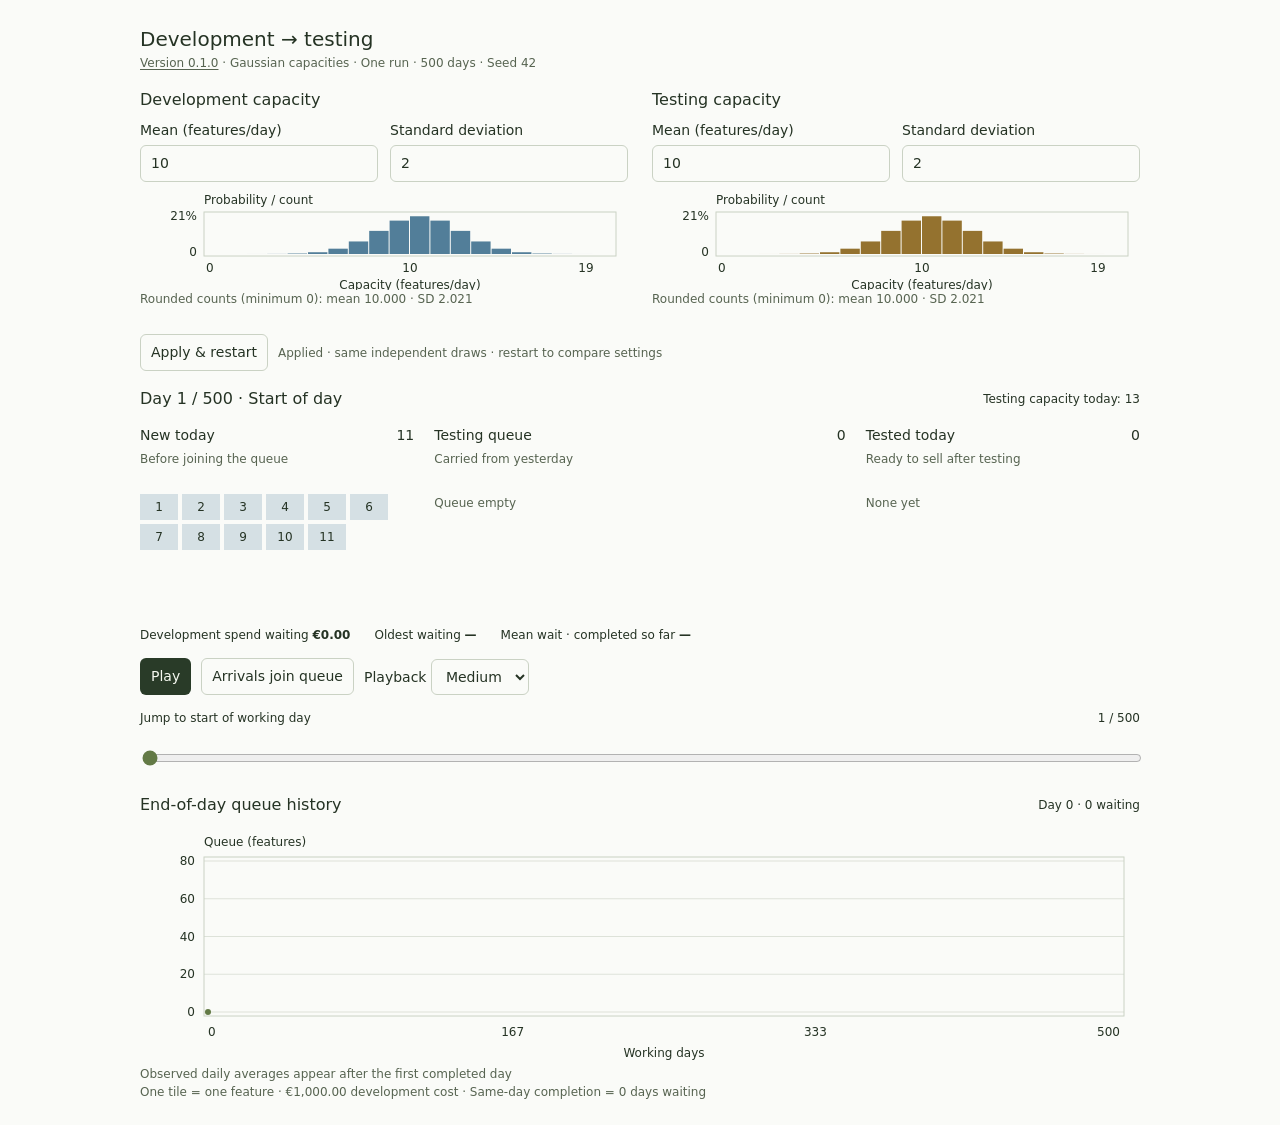
<file: releases/v0.1.0/index.html>
<!doctype html><html lang="en"><head><meta charset="utf-8"><meta name="viewport" content="width=device-width,initial-scale=1"><title>Queueing Theory v0.1.0 · Fluctuating capacities</title><style>:root {
  color-scheme: light dark;
  --background: light-dark(#fafbf8,#141b17);
  --foreground: light-dark(#253324,#e5eae0);
  --muted-foreground: light-dark(#576451,#adb8a4);
  --border: light-dark(#cad2c4,#46513f);
  --primary: light-dark(#293b28,#dee6d6);
  --primary-foreground: light-dark(#f6f9f1,#1c291c);
  --input: var(--border);
  --destructive: light-dark(#ab2727,#ffaaaa);
  --viz-series-1: light-dark(#637a46,#a2c279);
  --viz-series-2: light-dark(#527e99,#8cbbd5);
  --viz-series-3: light-dark(#94722f,#d7b575);
  --font-size-base: 14px;
}
* { box-sizing: border-box; }
body { margin: 0; padding: 24px; background: var(--background); color: var(--foreground); font: 400 var(--font-size-base)/1.5 system-ui,sans-serif; }
body > main { max-width: 1000px; margin: auto; }
h2 { font-size: 20px; font-weight: 500; margin: 0; }
h3 { font-size: 16px; font-weight: 500; margin: 0; }
.text-small { font-size: 12px; }
.text-muted { color: var(--muted-foreground); }
.tabular-nums { font-variant-numeric: tabular-nums; }
.viz-row, .viz-controls { display: flex; flex-wrap: wrap; align-items: center; gap: 10px; }
.btn, .form-control, .form-select { font: inherit; color: var(--foreground); background: var(--background); border: 1px solid var(--border); border-radius: 6px; padding: 7px 10px; min-height: 36px; }
.btn { cursor: pointer; }
.btn-primary { background: var(--primary); color: var(--primary-foreground); border-color: transparent; }
.btn:disabled { opacity: .5; cursor: default; }
.form-label { display: block; }
.form-control { display: block; width: 100%; margin-top: 4px; }
.form-select { max-width: 100%; }
.form-range { width: 100%; min-height: 30px; accent-color: var(--viz-series-1); }
.text-destructive { color: var(--destructive); }
.sr-only { position: absolute; width: 1px; height: 1px; padding: 0; margin: -1px; overflow: hidden; clip: rect(0,0,0,0); white-space: nowrap; border: 0; }
[hidden] { display: none !important; }
@media (max-width: 580px) { body { padding: 16px; } }
@media (pointer: coarse) { .btn, .form-control, .form-select { min-height: 44px; } .form-control, .form-select { font-size: 16px; } }
</style></head><body><main id="capacity-queue-player">
  <style>
    #capacity-queue-player { color:var(--foreground); --tile-width:32px; }
    #capacity-queue-player * { box-sizing:border-box; }
    #capacity-queue-player .heading { padding-right:90px; margin-bottom:16px; }
    #capacity-queue-player .heading a { color:inherit; text-underline-offset:2px; }
    #capacity-queue-player .parameters { display:grid; grid-template-columns:repeat(2,minmax(0,1fr)); gap:24px; }
    #capacity-queue-player .fields { display:grid; grid-template-columns:repeat(2,minmax(0,1fr)); gap:12px; margin:8px 0; }
    #capacity-queue-player .distribution svg { display:block; width:100%; height:100px; }
    #capacity-queue-player .distribution-summary { min-height:36px; }
    #capacity-queue-player .configure { margin:8px 0 16px; }
    #capacity-queue-player .position-row { justify-content:space-between; margin:14px 0; }
    #capacity-queue-player .flow { display:grid; grid-template-columns:minmax(0,1fr) minmax(0,1.5fr) minmax(0,1fr); gap:20px; }
    #capacity-queue-player .stage { min-width:0; }
    #capacity-queue-player .stage-heading { display:flex; justify-content:space-between; gap:8px; flex-wrap:wrap; font-weight:500; }
    #capacity-queue-player .stage-note { min-height:36px; margin-top:4px; }
    #capacity-queue-player .tiles { display:flex; flex-wrap:wrap; align-content:flex-start; gap:4px; min-height:110px; margin:8px 0; }
    #capacity-queue-player .tile { width:var(--tile-width); height:26px; flex:0 0 var(--tile-width); display:flex; align-items:center; justify-content:center; color:var(--foreground); background:color-mix(in srgb,var(--viz-series-1) 22%,transparent); }
    #capacity-queue-player [data-stage="incoming"] .tile { background:color-mix(in srgb,var(--viz-series-2) 22%,transparent); }
    #capacity-queue-player [data-stage="outgoing"] .tile { background:color-mix(in srgb,var(--viz-series-3) 22%,transparent); }
    #capacity-queue-player .metrics { margin:14px 0; display:flex; flex-wrap:wrap; gap:12px 24px; }
    #capacity-queue-player .playback { margin:12px 0; }
    #capacity-queue-player .timeline { margin:12px 0; }
    #capacity-queue-player .history svg { display:block; width:100%; height:230px; }
    #capacity-queue-player .chart text { fill:var(--foreground); font:400 12px system-ui,sans-serif; }
    #capacity-queue-player .chart .frame { fill:none; stroke:var(--border); stroke-width:1; }
    #capacity-queue-player .chart .grid { stroke:var(--border); stroke-width:.6; }
    #capacity-queue-player .chart .line { fill:none; stroke:var(--viz-series-1); stroke-width:2; stroke-linejoin:round; }
    #capacity-queue-player .chart .area { fill:var(--viz-series-1); opacity:.12; }
    #capacity-queue-player .chart .point { fill:var(--viz-series-1); }
    #capacity-queue-player .run-summary { margin-top:4px; }
    @media (max-width:580px) {
      #capacity-queue-player .parameters, #capacity-queue-player .flow { grid-template-columns:minmax(0,1fr); gap:16px; }
      #capacity-queue-player .tiles { min-height:30px; }
      #capacity-queue-player .stage-note { min-height:0; }
      #capacity-queue-player .distribution-summary { min-height:0; }
    }
  </style>
  <div class="heading"><h2>Development → testing</h2><div class="text-small text-muted"><a href="https://github.com/Sebastian-Kom/queueing-theory/releases/tag/v0.1.0">Version 0.1.0</a> · <span data-role="run-label"></span></div></div>
  <form data-role="settings" novalidate>
    <div class="parameters">
      <section aria-labelledby="cq-development"><h3 id="cq-development">Development capacity</h3>
        <div class="fields">
          <label class="form-label">Mean (features/day)<input class="form-control" data-role="development-mean" aria-label="Development mean" type="number" min="0" max="1000" step="any" required></label>
          <label class="form-label">Standard deviation<input class="form-control" data-role="development-std" aria-label="Development standard deviation" type="number" min="0" max="1000" step="any" required></label>
        </div>
        <div class="distribution" data-role="development-distribution"><svg class="chart" role="img" aria-label="Development count distribution"></svg></div>
        <div class="text-small text-muted distribution-summary" data-role="development-effective"></div>
      </section>
      <section aria-labelledby="cq-testing"><h3 id="cq-testing">Testing capacity</h3>
        <div class="fields">
          <label class="form-label">Mean (features/day)<input class="form-control" data-role="testing-mean" aria-label="Testing mean" type="number" min="0" max="1000" step="any" required></label>
          <label class="form-label">Standard deviation<input class="form-control" data-role="testing-std" aria-label="Testing standard deviation" type="number" min="0" max="1000" step="any" required></label>
        </div>
        <div class="distribution" data-role="testing-distribution"><svg class="chart" role="img" aria-label="Testing count distribution"></svg></div>
        <div class="text-small text-muted distribution-summary" data-role="testing-effective"></div>
      </section>
    </div>
    <div class="viz-controls configure"><button type="submit" class="btn" data-role="apply">Apply &amp; restart</button><span class="text-small text-muted" data-role="settings-status">Same random draws for each comparison</span></div>
    <div class="text-small text-destructive" role="alert" data-role="error" hidden></div>
  </form>
  <div class="viz-row position-row"><h3 class="tabular-nums" data-role="position"></h3><span class="text-small tabular-nums" data-role="capacity"></span></div>
  <div class="flow">
    <section class="stage" data-stage="incoming" aria-label="Newly developed features">
      <div class="stage-heading"><span>New today</span><span class="tabular-nums" data-role="incoming-count"></span></div>
      <div class="stage-note text-small text-muted" data-role="incoming-note"></div>
      <div class="tiles" data-role="incoming" role="img"></div><div class="text-small text-muted" data-role="incoming-overflow" hidden></div>
    </section>
    <section class="stage" data-stage="waiting" aria-label="Features waiting for testing">
      <div class="stage-heading"><span>Testing queue</span><span class="tabular-nums" data-role="waiting-count"></span></div>
      <div class="stage-note text-small text-muted" data-role="waiting-note"></div>
      <div class="tiles" data-role="waiting" role="img"></div><div class="text-small text-muted" data-role="waiting-overflow" hidden></div>
    </section>
    <section class="stage" data-stage="outgoing" aria-label="Features tested today">
      <div class="stage-heading"><span>Tested today</span><span class="tabular-nums" data-role="outgoing-count"></span></div>
      <div class="stage-note text-small text-muted" data-role="outgoing-note"></div>
      <div class="tiles" data-role="outgoing" role="img"></div><div class="text-small text-muted" data-role="outgoing-overflow" hidden></div>
    </section>
  </div>
  <div class="metrics text-small">
    <span>Development spend waiting <strong class="tabular-nums" data-role="money"></strong></span>
    <span>Oldest waiting <strong class="tabular-nums" data-role="oldest"></strong></span>
    <span>Mean wait · completed so far <strong class="tabular-nums" data-role="mean-wait"></strong></span>
  </div>
  <div class="viz-controls playback">
    <button class="btn btn-primary" type="button" data-role="play">Play</button>
    <button class="btn" type="button" data-role="step">Arrivals join queue</button>
    <label class="form-label">Playback <select class="form-select" data-role="speed"><option value="1500">Slow</option><option value="600" selected>Medium</option><option value="60">Fast</option></select></label>
  </div>
  <div class="timeline"><div class="viz-row position-row text-small"><label for="cq-day">Jump to start of working day</label><span class="tabular-nums" data-role="day-label"></span></div><input class="form-range" id="cq-day" data-role="day" type="range" min="1" step="1" value="1"></div>
  <div class="history"><div class="viz-row position-row"><h3>End-of-day queue history</h3><span class="text-small tabular-nums" data-role="history-value"></span></div><div data-role="history-chart"><svg class="chart" role="img" aria-label="End-of-day queue length over completed working days"></svg></div></div>
  <div class="text-small text-muted run-summary" data-role="observed"></div>
  <div class="text-small text-muted" data-role="cost-label"></div>
  <div class="sr-only" data-role="announcement" aria-live="polite"></div>
  <script type="application/json" data-role="model-data">{"version":"0.1.0","days":500,"runs":10000,"development_mean":10,"development_std":2,"testing_mean":10,"testing_std":2,"seed":42,"feature_cost_cents":100000,"currency":"EUR","development_shocks":[0.41832996532437755,0.6055761737634663,0.028787859925141258,-1.0842459992219022,1.4642209765737169,0.2907273553422226,-1.3307564204482332,-0.03472346221038387,0.2804184745662838,0.10749307134628229,-1.9208008552036724,1.578644987688177,1.0059571909462202,0.45121504680875146,-0.5934336705730759,0.09382112042939088,1.8519586686149951,-0.2559047477426558,-0.2829863734295883,0.41581600319302575,-1.088774013796634,-1.9672916477950293,0.8873784581045908,-1.3282378407865154,-0.1315798069550257,-0.36196929271731454,0.782031104518053,0.2826639866900699,-1.0059501333112255,0.018512135671883666,-1.243159525112109,2.603375854368669,0.151392231864724,-0.5155306170673858,-0.219637397991046,0.40234591196850655,1.361288284793003,0.7428773676382704,0.9368521762918816,0.175470311365551,1.5252041831431147,0.09821447267444298,-1.1649035653887985,0.5235879070967788,-1.065597890457462,-0.31079113382311335,0.5559523982648744,-0.09963476155791626,-0.25769078210983737,-1.589518691878018,-1.8149122856780782,0.5361730471970394,1.2713897873441122,-0.5540389080857349,1.7243306404826517,-0.31178569079894747,0.063318370312376,1.3821276483809044,0.5847281261889039,-0.5097501384857347,0.2513334978407789,0.4062172380401464,0.865637603014093,-0.5339251797639992,-0.038778286075553565,1.142634157277723,-0.46350628218751294,2.266922593583767,-0.528739200435618,0.32461585545899535,-0.15441649962343995,-0.8196077126523824,-1.202935725398996,0.0954483749182791,-1.361743402391233,0.27737015937118226,0.30665916780063135,-1.404192090173424,-1.538971756479995,1.5969271891305516,1.2683570578592542,-0.7444445333310268,-1.379033284515088,-0.3728941771057055,0.2252190438989925,-0.7968998979232186,-0.19003287979941358,0.4052081809349396,-1.5667060061671854,1.6222623564154803,-0.558645305227963,1.2850270026796997,-0.6488799166393668,0.6424226865000382,2.1704333392768764,-0.5491924467623142,0.03192422782254975,-0.7443914878125725,1.3057466096283938,0.8700025083789799,0.7984956514039973,0.8341781271275801,-0.37099355279698754,-0.6769107593346362,-0.5147238206864193,-1.6706239464930506,1.1594892223656552,0.5718288743721304,-0.7447942933500723,-0.29743725788909714,-1.3184188687049323,-0.25337446498783855,-1.3331809445785925,1.542128901474149,-0.30571997196109335,-1.0050500804650453,1.1260580887683371,-0.13951593516201266,0.20790904031512375,-0.5291182408492653,0.3674769001701238,1.5524171846450565,0.8207142744350581,0.14560000850718446,0.19105139233240934,1.4753464689414013,0.11034297474492899,-1.1280385411692373,0.5595240846158382,0.6435643770525943,-0.9589759471576045,0.2506699072416281,-0.011999842204034944,0.4087649343703641,-0.2850848763885447,-0.4254740146571137,0.6428893642248406,0.1576814433458211,-1.2667752298718946,0.2545959785668756,0.7484004318820354,0.8214235205619236,-0.27199820768896493,0.8767378318686633,-0.9615853874831439,-1.9646565430487475,0.3811346031781895,-0.5230038163737681,1.8353508904590083,-1.4333764944072431,-0.597762657354851,-0.4087092669718327,0.6839781556014688,-0.4221194935661331,-0.16504539501493978,0.5011242531917176,-0.8453284855509544,0.5558992996384825,2.069323218960582,0.14319520230898045,0.6633886311488685,1.0615237368931325,0.20970869488551047,-0.10467029541628337,-0.11430136987031629,0.313757357763471,-1.2979482866877432,0.7162343292051737,0.4568249514194798,-0.06321074269335643,0.0587133079904761,-0.2100549294499773,-0.4801825261396071,-1.0227079648061959,-4.0928874734068525,-1.0675819809612501,1.3837505998408914,0.5488502444017164,-0.44582365293742415,0.27466896573163885,0.3304284906282532,0.2052412874525257,1.164511967359123,-0.4764998412090577,-1.2017799036008703,0.05584250610758973,-0.9809511539826749,-0.20473152017239965,0.26026559730905696,0.05370239034060263,-1.63822222600794,0.027416740203032787,1.7771533578455623,-0.28063285303886837,0.8070598987876512,0.04899587537659876,0.7108537698255004,1.3288348638204628,0.2759582590083947,2.2080687761389672,-0.5158848896675655,0.8195245145958092,-0.8349958731385929,-0.04589686227492255,-0.5679795072847343,-0.628358714110104,0.07071926434509485,-0.881269876066027,2.528437283655376,0.4233700075715833,-0.8412189087891522,-0.6847271871440936,1.2018686822205136,-0.7132256486523013,-0.945926880452734,0.34291127760158774,-0.21711430090785627,0.6168768040284024,-1.3397576387736017,-0.11793883380482087,-0.0132514697377572,-1.5899298623024323,1.97251807995861,1.9732482122513804,0.7946065912530852,-0.9513194197461058,-0.6212414329291481,-0.4642855972662376,0.1549785420567083,-1.0793886561785762,0.33352786614452445,1.2410659178414778,0.7459907560692437,-0.26003485434130075,2.160477199695953,-0.4925277463241517,0.13855392841205844,0.042638641292361036,-0.3830919120348256,1.7937506940797903,1.884818679930426,-0.06955830065060231,-0.6064138055307665,0.9030233220123964,0.41724813575393055,0.6644710325586111,-0.16009206976395782,-1.6770005329086237,0.3868929058710496,-1.0936538962655278,-0.13263403924317493,1.4611490510744334,0.12281696651273619,1.318330950966529,1.8366874300197957,-0.14130299255079634,-0.3122716387116273,0.7741993601487978,0.13490231651343382,0.37190419969093746,-0.776191158862184,1.0573163323745138,0.14662734300418195,0.8829109507970913,-0.6721505621120315,0.055710726493766974,-1.03576911635996,-1.2844113348545587,-1.332723787197916,0.7427089249386055,-0.8129900695212989,-0.2734478084840497,-0.8951296003240966,1.2636974688806921,2.2493122869764575,-0.8291501789606724,1.787831975033754,0.022252533609910374,1.7182706074895433,-0.7224782394999609,-1.418338847153898,-0.17283426139017768,0.2321617532670346,0.6392209585950697,-0.5333422133896868,0.5641688905488056,0.6497731815661836,-0.6977060211897408,1.3417000778279322,-0.021437908841752035,1.1632906789597104,-1.4577418641638986,0.7734292126276443,0.45629851196181126,-0.5795912400251969,1.3513418606274592,-0.33926803889451224,-0.2961272286584799,-0.03585334766971726,-1.890361417809642,-1.1893374854580376,0.212424471339914,0.026522671127300754,-0.27630153327519147,1.5438924178712894,-0.46439793431285215,-0.038635458236409244,-2.1661166131046827,-1.6455718596193252,-1.3794178851356542,-0.022623706514588136,1.2411756474155626,-0.3836831289175957,0.6243325610596258,0.697224793244381,1.051398397641624,-0.7341888171870264,-0.23299285334065276,-0.7543929292093247,0.17953454463925633,0.058775837239248056,-1.4141710589761531,-0.11633639073225492,-0.2646448737132576,-2.8443132824624984,1.9003860624742872,0.2551273239598459,-1.4004580056668847,1.647077715228856,-0.8159977537454546,1.377795904261106,0.8401649169075215,-0.5332629510273081,0.3713035337379735,0.7135152066337672,-0.18891297197973533,-1.5282593360033268,-0.4892421690895684,-1.5361157673152572,-0.9567741618296719,-1.2158179431200777,-0.4016886407092721,-0.03305816067960052,-0.04687855022579491,0.7873845939386331,-0.5806346466045931,-0.026455248073382627,-0.7647937270890037,-0.7140224892334889,0.3395504920503653,-1.331906509334748,0.04471100339226368,-0.02008486982939098,0.9807779159894101,1.8685141951813151,0.14106384178002387,-0.5427342294641537,1.7540810091696926,2.091322582385765,-0.01678776768498099,0.033339212691916434,1.618520484591528,-0.46328089560367697,0.25798994621884686,0.8223716169451021,0.3154721888456543,-1.5630963544432142,-0.7153019807569123,0.12616229332652737,0.24306265237359845,-1.213930307436968,-0.033261734621376875,-1.5621168118977014,0.6117148118193999,-0.10485062902267274,1.250274034062508,0.8256592921879728,0.036120887681852246,-0.3786331005964793,-2.457683231719542,0.5555774035376833,0.05666101042784357,-0.9626452613132891,-1.4966290345057025,0.8618131903141446,-0.3933679235127296,-0.2108805364882765,-1.5209302931077702,-0.6865900945253561,-0.04785193736689244,-0.049653640481695,-0.08275544851223812,-1.1192137633593744,1.3528386142545534,1.167373920325686,-0.16495280085268943,0.4163182691497279,-0.47844356828432205,0.25467172199696225,-0.20455253719143088,0.5748699738948954,1.0527591877701235,0.9701950146345083,0.13459630410538212,-0.9952269761402349,0.3731052480235251,-0.15596329239206988,0.9225502557121043,0.39814604714051877,1.3028133099097778,1.4112522854188565,0.7609740412958422,0.5173623522060411,0.34134731810061514,1.6873685538968188,0.079489778737702,1.4819665490815301,0.41736173447938085,-2.0808256375229863,-0.9901017652442367,0.4909764904345272,1.1982428107065006,-0.8358801252045126,-0.11118800291679057,0.9366925691586472,1.0029271452448292,-1.159250895011716,0.1716512060701983,-0.9567240937605656,0.4441363692358027,-0.24374345834601494,1.4595364175146375,0.6226676591668268,0.34755704635934703,-0.4830314809998648,-1.099351820583588,0.4192579418647478,1.0649140294112849,-0.4143134070830221,-1.5749643161342175,-1.5138236383311323,0.36708892303301227,-1.6247202859214442,1.6764885929319582,0.9876036275644049,-0.7816298736497822,-0.6349733381647309,-0.6293006376927939,-0.4265906753198936,1.3217384755690629,-0.039788534341209256,-0.10435658831730396,0.037095255303338036,-0.6325427975536257,-1.2715446637082344,0.32421924554108816,0.27335833373195473,1.196763647880337,0.6535590952169229,0.08589129096256545,0.4784440397023058,0.221359001218945,-0.19211650815463605,-0.2334082390931376,-0.49578210352053087,0.6479988442908046,0.3429473597801258,-0.4600422429595245,-0.09062532093523307,-0.26219847279920966,-1.0784250182918937,-1.7445102659372094,-0.7720229299634873,-1.2724946713520198,0.8469126815571985,-1.7248891072742794,0.998989354718703,0.1742792111170632,-0.718070754290536,0.22366336676387719,-0.007014654149587777,-1.35254573488624,0.5530239699603963,-1.0011153801563997,0.4508671950809832,-0.607161899263672,-1.7281123870652817,0.385310246736783,-1.097720600860252,-1.2184491107598407,-1.068086103433688,-0.8115803744322626,0.8833894587161288,-0.6157066943484563,-0.07811816857035782,0.42106162631701805,-1.1512422056085958,-0.6415083847253734,0.95555201346244,0.9914182758305022],"testing_shocks":[1.2544943667397455,0.6062894401319061,-1.3401775973994274,-1.0691373317905166,1.3434724261452355,-2.2871798952535913,0.9351682409671787,1.5264282666215458,-0.005347270791213881,1.1354915962331407,-1.5354475739686468,0.5009069356977857,-0.3628571664624377,-1.3490696959093982,0.1645163976792796,1.580209392170912,0.020451203014564982,0.4339278362312585,-0.09652911766722963,-0.48627568596407583,-0.6795426578275943,-1.120010485531019,-1.2388177827564384,-0.7451977314231152,-0.6736658374698279,-1.5939778695681468,-0.7546315803431547,1.0103829040980912,2.1375100962749936,0.7259281829285005,1.2392776509153884,0.912210721139239,0.45925156246925875,-0.650899474552564,-0.96810605728854,-0.7999130166094813,-1.4024705764330645,1.4845000932696437,1.3703174542103,1.1092235520498297,0.054510331749243156,1.3334268257003532,1.723419408937585,-0.40936252432541476,-0.41668744835913435,-1.0977043185016153,-0.0836776251618271,-1.4263933799870827,-1.4457687671673811,-1.1285859706781027,0.2380313453597961,-0.3208129822718329,1.8459347353927793,-0.4841111071985697,-0.9335847607203652,0.6044508436816594,-0.6587313104991466,-0.1724473600661727,1.2449785881414062,-0.3727781876535987,1.6229749356399716,-0.8562345653115203,-1.1881551031742048,-1.2789105607112046,1.2067860800258217,0.7183332485303574,-1.2259036006513786,2.7131031679910844,1.066664155234434,1.3983744777905414,-1.5586408116905996,-1.2814091223540782,1.0122007799316441,-0.7344233323032155,0.7918518703412702,0.7944698604154175,1.8202032695127375,-0.7367649578130319,-0.5254821492685849,0.14645267791184094,-0.5690505492436512,1.5661110029252168,0.3639799496446019,-1.6170472199095158,-1.8336403756914692,-0.4604401254408719,-0.9046194826718318,0.2553741438931025,0.8364448616752848,1.696188620392334,0.6802158746782854,-1.8264232994518579,2.7431808975378464,-0.2857375402420893,1.078484416733651,-1.2691093257879569,-0.5659967001998981,1.7209542005181493,-1.2587737192285735,0.438922602490997,-1.0106058083281038,0.1713029314325718,2.1234032951104065,-0.0711183055771323,1.180022723196955,1.0007033692737075,-0.48079970935745214,-0.3015629159648211,2.207235537520988,0.035075126390485406,-0.948275846885139,-0.6360116308481165,0.3362985236445219,-2.1368523704478632,-1.507599369820504,-0.1735821182316396,-0.3290183543349081,0.3285375567992033,-1.187238975503406,0.9241026682293341,1.4374756383435743,-1.8244017561070747,-0.1603265479472398,-0.8384310265310896,-1.4540682288048514,0.818517618788739,0.2552659373586028,-0.4314293053188144,-0.008435432787702176,1.1258962259305543,0.6705605106511751,0.09347635532870736,1.1186830094729385,1.0987560658617053,0.2514582396060805,1.0242347636843683,-0.7044477460979635,-0.739227977371137,-0.5637820160178078,-1.251380086079718,-0.3277843944267943,-0.3582267635286735,1.0550430787025638,0.5339648301496015,1.0219132811912577,-0.4853362819815048,0.021391106382255186,0.9288637034439776,0.184801075576067,-0.02596763950298633,1.0654688739678573,-0.9790298633109165,-0.13967505200313104,0.7754777356444905,-0.46921732918106573,0.3328402506548014,-0.22916072585140845,-2.0907487884834044,-0.11163138927123831,-1.4623432678556496,0.04730612264555528,-0.49089988058607004,-1.5773122523134009,0.3519812339821753,-0.9259671837521525,-0.40967914685456897,-1.018565166036013,0.21165311839340312,-1.3883805822295494,-1.2473607573968817,0.9108167762729318,0.72881373403779,0.5391159366594267,0.08183600036395514,-0.9518154946892137,0.12618594666921026,0.04887984675683033,0.08220073455743056,-0.27778076522805367,0.3359022674511835,-0.25717226175325597,-0.7722930148916068,-0.3664061126105841,0.04756536830475544,-0.6497444433415094,0.41989214220481436,-0.22781792779335908,1.2581082378763442,-3.1410172982005196,-0.682497719720969,-0.021742398794943548,1.9233062819275089,-1.0866628095941375,-0.3433263247007402,-0.6189912645139303,-0.6216502982435516,-0.10562495235711968,-0.8951386904999474,-0.4765926648987004,-0.3614481959344011,0.9880990952907421,0.5893565177458452,0.6196255158956187,1.703981951827281,1.643787256886167,0.0009006769985958524,0.7303092285013432,1.6529410173559302,-0.8986194698188932,1.1871947729901,-1.2181028863288734,2.97138045067267,-1.1829064062337664,-0.07005617447768793,-1.0126914875799606,0.043873648531048075,-1.3449671409947515,0.28264617885029863,-0.49835724869977555,2.417408448191211,-1.538691388719915,0.3858462101584514,-1.10259919047467,-1.0770504029811896,0.45806820462815906,-0.9567694208008223,-0.4359523775284799,1.2969267095777488,0.909382391472382,-1.5768395316044943,0.9466529000091916,-1.1694098090889598,0.4416117111137429,-0.9038990253361753,0.2911454928792597,0.8085028300274634,0.862079633745138,0.8474269005367645,0.5647771251401189,-1.9364088522348821,-0.6974836766375077,0.6671651266916581,0.5027806208632803,1.7342684827684651,1.0190106550221945,-1.504048132073918,-1.4376477756826307,-2.1136550389700783,0.5237377132334776,0.7570164851423029,-1.7790189701430759,-0.6076086976259449,1.0234809697386023,-0.49716357415010404,-1.0560782476118502,-1.1199796518601828,1.1825628434521496,-0.03354076076592691,1.0698397662649366,-1.54126488591385,1.5237471741950772,0.4291188934176656,2.49671482807232,0.12433304421454935,-0.10538480676273723,-0.9902117877006356,-2.272429432225783,1.3801561999991203,-0.8599282434000558,-0.7945936944350697,-2.5273702942353573,0.27129490525120553,-0.6304006886600758,0.8772627960736644,0.29465819499028306,1.027739401200748,0.363594240000456,1.2651086323247922,2.0167718835637696,-0.5694686147022956,-0.23430093255834636,-0.14919181103685505,0.15101635734356153,-0.3833292163494672,1.3600060998044294,-0.2589687253621901,1.0101786688828798,1.48057087643857,-0.8406093228196864,-0.37855291391052354,1.9480267118371934,0.9015006163025047,0.829704491999882,1.423989000213047,-1.5837488225058833,0.9461608579822879,-0.3698485021099455,-1.985326658175,-1.1254631647844051,-0.7739457499983305,-1.4652995556811799,0.49910766449545013,1.8825236029996184,-1.4451525789213788,0.016027703513663904,0.11411005226522497,1.0591200187438157,-0.12024077389797164,0.12816547714023546,-0.0705006562356524,-0.5435684194235487,-0.7342968230826812,-0.4892001232929521,0.8659513521030202,-0.6296759283763487,0.3281803961826035,0.6317318535338967,-0.06052195967400352,-0.6998983611360471,0.8975344293796358,0.19935125705585993,0.13448844690252745,0.48157389924363553,0.34966157486798094,1.355629706915441,-1.1992511940757726,-0.46373758437751306,0.9296339535747817,0.8617212965854094,-0.09222285301153296,0.5243098174258971,0.5507382500051999,1.3602317770496197,-1.0235384517202324,-2.5904919826191715,0.5249072813599623,0.1388850911846343,1.9985496167884766,-1.456208200829106,1.2941980198856666,-0.0045842020480855224,-0.6527682815954041,-1.990692354385969,-1.348866572815242,0.15937759929829934,-1.0853711859306987,0.7511231447948541,0.31367901847708585,0.5569453606106933,-0.1325878267316965,2.0717940340612553,-1.4447703787230046,0.3650309696231268,-1.1818584036599555,-0.04095664235415196,-0.22456466602774477,1.1833590338342481,0.5643634769674772,-0.023742176382589818,-0.76827411586048,-0.8465100812996434,2.141549305601697,0.11547857288566175,0.7949917221878783,0.37825791377543644,0.8718878612560406,-0.7933173900377248,-1.4215505230324705,0.617180185155809,-0.7347431118521406,0.08005451738114765,-0.28997305724593503,0.756381094382987,-1.593339235751789,1.2594105828123925,-0.36455039645415305,2.369894018791352,1.8720472425673234,-0.7842838982980505,1.2905391374886475,-1.1131898022671145,-1.1641478938064398,1.9796447045393117,-0.08028440394423607,-0.9225139378964546,0.6687527003832231,1.4362009727811058,-2.2182613326720397,-0.3408332326580948,0.3455719173298043,-0.9824643452295493,1.9876413694226158,-0.988063033090637,1.1303661895764243,-0.05441836235973906,-0.4363032645252405,-0.010201120093750914,0.1489209180253014,-0.6364044961075114,0.7850321488622768,-0.32417803685903823,0.987292628252497,-0.6720368461636831,0.7240258214393966,3.1705906214252035,0.3881145108214118,0.9190851449318834,-2.179923240165681,0.8854130905746097,-0.2685992669592002,-1.1019145040619156,-0.497975611657831,1.0444937032885562,-0.9600483700261038,-0.6388630034090226,0.3839322890926649,1.957669752089713,-0.14711814802886378,-0.07256733414172677,-0.4312400444370995,0.2682751718989249,0.9602483853367557,1.2548997604318248,-0.4161362450902779,-0.3112502180722337,0.6233325327766135,-0.07911828361348497,-0.5127549864703221,0.7558903477882668,0.7275917813734599,0.18971335598549335,0.4160518847321503,-0.3754553852557816,0.3529753112504669,1.761590365359331,1.2722186413720171,-0.09658448498901005,-1.1551039801837029,1.5367947109663014,2.607945890148567,-0.10867494605696926,-1.178829575306489,1.5376051306909322,1.346422249564806,-1.197624514577498,1.2187629018304522,-0.11094658820246933,-0.5784889235229516,-0.39930742424596144,0.8604479442663989,-0.8213044950249044,0.3773362834296822,1.5800275095798963,0.5832932639178148,1.1657545408159784,0.23298909834714474,0.5506485683495136,-0.09684814802051811,0.24347627530118857,-0.29606553022804993,0.6067395899121097,-1.1010776004701421,0.6499069953243053,1.4145495052924473,1.442138479720664,0.7396340441513327,0.5309936617455846,-0.7801293672027991,-0.6393825021008871,-0.23314453721658224,-0.20880543253525924,0.06546027627324146,0.4824290353173636,-1.78011415664635,0.8526998164558776,-0.9224734068990794,-1.0723475650806693,0.9369487264203927,-1.6707829379317134,0.481570362418984,-0.3287874236449257,-0.8361580091844456,-1.5958171820618678,-0.22324578554468094,-0.17838657765921273,-0.7075226151868138,-1.0423913264789635,-1.455341469957773,-0.016075352158913907,-0.01806733269698396,-1.0720485323717261,0.3816855696750813,1.0706243120189884,-0.4960099793254759,-1.3613985726887483,1.1952957725553066,-1.0575082768744044,0.43416202781057933,-0.014509982150873919,0.7200763778454625],"reference":{"arrivals":[11,11,10,8,13,11,7,10,11,10,6,13,12,11,9,10,14,9,9,11,8,6,12,7,10,9,12,11,8,10,8,15,10,9,10,11,13,11,12,10,13,10,8,11,8,9,11,10,9,7,6,11,13,9,13,9,10,13,11,9,11,11,12,9,10,12,9,15,9,11,10,8,8,10,7,11,11,7,7,13,13,9,7,9,10,8,10,11,7,13,9,13,9,11,14,9,10,9,13,12,12,12,9,9,9,7,12,11,9,9,7,9,7,13,9,8,12,10,10,9,11,13,12,10,10,13,10,8,11,11,8,11,10,11,9,9,11,10,7,11,11,12,9,12,8,6,11,9,14,7,9,9,11,9,10,11,8,11,14,10,11,12,10,10,10,11,7,11,11,10,10,10,9,8,2,8,13,11,9,11,11,10,12,9,8,10,8,10,11,10,7,10,14,9,12,10,11,13,11,14,9,12,8,10,9,9,10,8,15,11,8,9,12,9,8,11,10,11,7,10,10,7,14,14,12,8,9,9,10,8,11,12,11,9,14,9,10,10,9,14,14,10,9,12,11,11,10,7,11,8,10,13,10,13,14,10,9,12,10,11,8,12,10,12,9,10,8,7,7,11,8,9,8,13,14,8,14,10,13,9,7,10,10,11,9,11,11,9,13,10,12,7,12,11,9,13,9,9,10,6,8,10,10,9,13,9,10,6,7,7,10,12,9,11,11,12,9,10,8,10,10,7,10,9,4,14,11,7,13,8,13,12,9,11,11,10,7,9,7,8,8,9,10,10,12,9,10,8,9,11,7,10,10,12,14,10,9,14,14,10,10,13,9,11,12,11,7,9,10,10,8,10,7,11,10,13,12,10,9,5,11,10,8,7,12,9,10,7,9,10,10,10,8,13,12,10,11,9,11,10,11,12,12,10,8,11,10,12,11,13,13,12,11,11,13,10,13,11,6,8,11,12,8,10,12,12,8,10,8,11,10,13,11,11,9,8,11,12,9,7,7,11,7,13,12,8,9,9,9,13,10,10,10,9,7,11,11,12,11,10,11,10,10,10,9,11,11,9,10,9,8,7,8,7,12,7,12,10,9,10,10,7,11,8,11,9,7,11,8,8,8,8,12,9,10,11,8,9,12,12],"capacities":[13,11,7,8,13,5,12,13,10,12,7,11,9,7,10,13,10,11,10,9,9,8,8,9,9,7,8,12,14,11,12,12,11,9,8,8,7,13,13,12,10,13,13,9,9,8,10,7,7,8,10,9,14,9,8,11,9,10,12,9,13,8,8,7,12,11,8,15,12,13,7,7,12,9,12,12,14,9,9,10,9,13,11,7,6,9,8,11,12,13,11,6,15,9,12,7,9,13,7,11,8,10,14,10,12,12,9,9,14,10,8,9,11,6,7,10,9,11,8,12,13,6,10,8,7,12,11,9,10,12,11,10,12,12,11,12,9,9,9,7,9,9,12,11,12,9,10,12,10,10,12,8,10,12,9,11,10,6,10,7,10,9,7,11,8,9,8,10,7,8,12,11,11,10,8,10,10,10,9,11,9,8,9,10,9,11,10,13,4,9,10,14,8,9,9,9,10,8,9,9,12,11,11,13,13,10,11,13,8,12,8,16,8,10,8,10,7,11,9,15,7,11,8,8,11,8,9,13,12,7,12,8,11,8,11,12,12,12,11,6,9,11,11,13,12,7,7,6,11,12,6,9,12,9,8,8,12,10,12,7,13,11,15,10,10,8,5,13,8,8,5,11,9,12,11,12,11,13,14,9,10,10,10,9,13,9,12,13,8,9,14,12,12,13,7,12,9,6,8,8,7,11,14,7,10,10,12,10,10,10,9,9,9,12,9,11,11,10,9,12,10,10,11,11,13,8,9,12,12,10,11,11,13,8,5,11,10,14,7,13,10,9,6,7,10,8,12,11,11,10,14,7,11,8,10,10,12,11,10,8,8,14,10,12,11,12,8,7,11,9,10,9,12,7,13,9,15,14,8,13,8,8,14,10,8,11,13,6,9,11,8,14,8,12,10,9,10,10,9,12,9,12,9,11,16,11,12,6,12,9,8,9,12,8,9,11,14,10,10,9,11,12,13,9,9,11,10,9,12,11,10,11,9,11,14,13,10,8,13,15,10,8,13,13,8,12,10,9,9,12,8,11,13,11,12,10,11,10,10,9,11,8,11,13,13,11,11,8,9,10,10,10,11,6,12,8,8,12,7,11,9,8,7,10,10,9,8,7,10,10,8,11,12,9,7,12,8,11,10,11],"backlog":[0,0,0,3,3,3,9,4,1,2,0,0,2,5,9,8,5,9,7,6,8,7,5,9,7,8,10,14,13,7,6,2,5,4,4,6,9,15,13,12,10,13,10,5,7,6,7,8,11,13,12,8,10,9,9,14,12,13,16,15,15,13,16,20,22,20,21,22,22,19,17,20,21,17,18,13,12,9,7,5,8,12,8,4,6,10,9,11,11,6,6,4,11,5,7,9,11,12,8,14,15,19,21,16,15,12,7,10,12,7,6,5,5,1,8,10,8,11,10,12,9,7,14,16,18,21,22,21,20,21,20,17,18,16,15,13,10,12,13,11,15,17,20,17,18,14,11,12,9,13,10,7,8,9,6,7,7,5,10,14,17,18,21,24,23,25,27,26,27,31,33,31,30,28,26,20,18,21,22,22,22,24,26,29,28,27,26,24,21,28,29,26,22,28,28,31,32,33,38,40,45,42,43,40,37,33,32,31,26,33,32,32,25,29,28,28,29,32,32,30,25,28,24,30,36,37,37,37,33,31,32,31,35,35,36,39,36,34,32,30,38,43,42,40,39,38,42,45,46,46,42,46,50,48,52,58,60,57,59,57,61,56,57,52,54,53,55,58,52,51,54,57,55,54,55,58,54,57,54,53,53,50,50,50,52,48,50,49,45,50,51,49,44,44,42,44,45,45,48,50,48,49,48,44,46,49,48,46,42,39,36,37,40,40,39,41,42,40,40,39,37,37,34,33,31,22,28,30,25,26,24,26,27,23,26,32,31,28,23,23,18,16,16,20,23,25,26,24,21,19,20,13,16,15,19,23,23,20,23,27,29,31,30,29,28,29,28,27,29,28,29,27,28,23,27,24,28,25,21,22,14,17,19,13,10,14,12,9,10,10,9,11,7,7,8,10,11,12,11,13,11,13,13,16,15,7,7,5,11,10,14,19,22,21,24,28,27,26,27,23,22,22,22,17,18,21,22,20,21,17,17,17,19,21,21,16,11,12,16,12,4,1,4,0,0,4,0,0,0,0,1,3,2,0,0,0,1,1,3,4,5,5,7,6,3,0,0,0,1,2,1,0,0,0,1,1,0,4,2,4,3,4,3,7,5,6,6,5,9,7,5,5,2,2,2,5,4,4,2,4,5],"completed":[11,11,7,8,13,5,12,13,10,12,6,11,9,7,10,13,10,11,10,9,9,8,8,9,9,7,8,12,14,11,12,12,11,9,8,8,7,13,13,12,10,13,13,9,9,8,10,7,7,8,10,9,14,9,8,11,9,10,12,9,13,8,8,7,12,11,8,15,12,13,7,7,12,9,12,12,14,9,9,10,9,13,11,7,6,9,8,11,12,13,11,6,15,9,12,7,9,13,7,11,8,10,14,10,12,12,9,9,14,10,8,9,11,6,7,10,9,11,8,12,13,6,10,8,7,12,11,9,10,12,11,10,12,12,11,12,9,9,9,7,9,9,12,11,12,9,10,12,10,10,12,8,10,12,9,11,10,6,10,7,10,9,7,11,8,9,8,10,7,8,12,11,11,10,8,10,10,10,9,11,9,8,9,10,9,11,10,13,4,9,10,14,8,9,9,9,10,8,9,9,12,11,11,13,13,10,11,13,8,12,8,16,8,10,8,10,7,11,9,15,7,11,8,8,11,8,9,13,12,7,12,8,11,8,11,12,12,12,11,6,9,11,11,13,12,7,7,6,11,12,6,9,12,9,8,8,12,10,12,7,13,11,15,10,10,8,5,13,8,8,5,11,9,12,11,12,11,13,14,9,10,10,10,9,13,9,12,13,8,9,14,12,12,13,7,12,9,6,8,8,7,11,14,7,10,10,12,10,10,10,9,9,9,12,9,11,11,10,9,12,10,10,11,11,13,8,9,12,12,10,11,11,13,8,5,11,10,14,7,13,10,9,6,7,10,8,12,11,11,10,14,7,11,8,10,10,12,11,10,8,8,14,10,12,11,12,8,7,11,9,10,9,12,7,13,9,15,14,8,13,8,8,14,10,8,11,13,6,9,11,8,14,8,12,10,9,10,10,9,12,9,12,9,11,16,11,12,6,12,9,8,9,12,8,9,11,14,10,10,9,11,12,13,9,9,11,10,9,12,11,10,11,9,11,14,13,10,8,13,15,10,8,11,13,8,12,9,9,9,12,8,11,12,9,7,10,11,10,10,9,11,8,11,13,12,11,11,8,9,10,9,7,8,6,12,8,8,12,7,11,9,8,7,10,10,9,8,7,10,10,8,11,12,9,7,12,8,11,10,11],"unused":[2,0,0,0,0,0,0,0,0,0,1,0,0,0,0,0,0,0,0,0,0,0,0,0,0,0,0,0,0,0,0,0,0,0,0,0,0,0,0,0,0,0,0,0,0,0,0,0,0,0,0,0,0,0,0,0,0,0,0,0,0,0,0,0,0,0,0,0,0,0,0,0,0,0,0,0,0,0,0,0,0,0,0,0,0,0,0,0,0,0,0,0,0,0,0,0,0,0,0,0,0,0,0,0,0,0,0,0,0,0,0,0,0,0,0,0,0,0,0,0,0,0,0,0,0,0,0,0,0,0,0,0,0,0,0,0,0,0,0,0,0,0,0,0,0,0,0,0,0,0,0,0,0,0,0,0,0,0,0,0,0,0,0,0,0,0,0,0,0,0,0,0,0,0,0,0,0,0,0,0,0,0,0,0,0,0,0,0,0,0,0,0,0,0,0,0,0,0,0,0,0,0,0,0,0,0,0,0,0,0,0,0,0,0,0,0,0,0,0,0,0,0,0,0,0,0,0,0,0,0,0,0,0,0,0,0,0,0,0,0,0,0,0,0,0,0,0,0,0,0,0,0,0,0,0,0,0,0,0,0,0,0,0,0,0,0,0,0,0,0,0,0,0,0,0,0,0,0,0,0,0,0,0,0,0,0,0,0,0,0,0,0,0,0,0,0,0,0,0,0,0,0,0,0,0,0,0,0,0,0,0,0,0,0,0,0,0,0,0,0,0,0,0,0,0,0,0,0,0,0,0,0,0,0,0,0,0,0,0,0,0,0,0,0,0,0,0,0,0,0,0,0,0,0,0,0,0,0,0,0,0,0,0,0,0,0,0,0,0,0,0,0,0,0,0,0,0,0,0,0,0,0,0,0,0,0,0,0,0,0,0,0,0,0,0,0,0,0,0,0,0,0,0,0,0,0,0,0,0,0,0,0,0,0,0,0,0,0,0,0,0,0,0,0,0,0,0,0,0,0,0,0,0,0,0,0,0,0,0,0,0,0,2,0,0,0,1,0,0,0,0,0,1,2,5,0,0,0,0,0,0,0,0,0,1,0,0,0,0,0,1,3,3,0,0,0,0,0,0,0,0,0,0,0,0,0,0,0,0,0,0,0,0,0,0,0,0,0,0,0],"live_days":[{"arrival_first":1,"arrivals":11,"capacity":13,"tested_first":1,"tested":11,"unused":2,"queue_first":[1,1,12],"queue_counts":[0,11,0],"queue_cost_cents":[0,1100000,0],"oldest_wait":[null,0,null],"mean_wait_today":0.0},{"arrival_first":12,"arrivals":11,"capacity":11,"tested_first":12,"tested":11,"unused":0,"queue_first":[12,12,23],"queue_counts":[0,11,0],"queue_cost_cents":[0,1100000,0],"oldest_wait":[null,0,null],"mean_wait_today":0.0},{"arrival_first":23,"arrivals":10,"capacity":7,"tested_first":23,"tested":7,"unused":0,"queue_first":[23,23,30],"queue_counts":[0,10,3],"queue_cost_cents":[0,1000000,300000],"oldest_wait":[null,0,0],"mean_wait_today":0.0},{"arrival_first":33,"arrivals":8,"capacity":8,"tested_first":30,"tested":8,"unused":0,"queue_first":[30,30,38],"queue_counts":[3,11,3],"queue_cost_cents":[300000,1100000,300000],"oldest_wait":[1,1,0],"mean_wait_today":0.375},{"arrival_first":41,"arrivals":13,"capacity":13,"tested_first":38,"tested":13,"unused":0,"queue_first":[38,38,51],"queue_counts":[3,16,3],"queue_cost_cents":[300000,1600000,300000],"oldest_wait":[1,1,0],"mean_wait_today":0.23076923076923078},{"arrival_first":54,"arrivals":11,"capacity":5,"tested_first":51,"tested":5,"unused":0,"queue_first":[51,51,56],"queue_counts":[3,14,9],"queue_cost_cents":[300000,1400000,900000],"oldest_wait":[1,1,0],"mean_wait_today":0.6},{"arrival_first":65,"arrivals":7,"capacity":12,"tested_first":56,"tested":12,"unused":0,"queue_first":[56,56,68],"queue_counts":[9,16,4],"queue_cost_cents":[900000,1600000,400000],"oldest_wait":[1,1,0],"mean_wait_today":0.75},{"arrival_first":72,"arrivals":10,"capacity":13,"tested_first":68,"tested":13,"unused":0,"queue_first":[68,68,81],"queue_counts":[4,14,1],"queue_cost_cents":[400000,1400000,100000],"oldest_wait":[1,1,0],"mean_wait_today":0.3076923076923077},{"arrival_first":82,"arrivals":11,"capacity":10,"tested_first":81,"tested":10,"unused":0,"queue_first":[81,81,91],"queue_counts":[1,12,2],"queue_cost_cents":[100000,1200000,200000],"oldest_wait":[1,1,0],"mean_wait_today":0.1},{"arrival_first":93,"arrivals":10,"capacity":12,"tested_first":91,"tested":12,"unused":0,"queue_first":[91,91,103],"queue_counts":[2,12,0],"queue_cost_cents":[200000,1200000,0],"oldest_wait":[1,1,null],"mean_wait_today":0.16666666666666666},{"arrival_first":103,"arrivals":6,"capacity":7,"tested_first":103,"tested":6,"unused":1,"queue_first":[103,103,109],"queue_counts":[0,6,0],"queue_cost_cents":[0,600000,0],"oldest_wait":[null,0,null],"mean_wait_today":0.0},{"arrival_first":109,"arrivals":13,"capacity":11,"tested_first":109,"tested":11,"unused":0,"queue_first":[109,109,120],"queue_counts":[0,13,2],"queue_cost_cents":[0,1300000,200000],"oldest_wait":[null,0,0],"mean_wait_today":0.0},{"arrival_first":122,"arrivals":12,"capacity":9,"tested_first":120,"tested":9,"unused":0,"queue_first":[120,120,129],"queue_counts":[2,14,5],"queue_cost_cents":[200000,1400000,500000],"oldest_wait":[1,1,0],"mean_wait_today":0.2222222222222222},{"arrival_first":134,"arrivals":11,"capacity":7,"tested_first":129,"tested":7,"unused":0,"queue_first":[129,129,136],"queue_counts":[5,16,9],"queue_cost_cents":[500000,1600000,900000],"oldest_wait":[1,1,0],"mean_wait_today":0.7142857142857143},{"arrival_first":145,"arrivals":9,"capacity":10,"tested_first":136,"tested":10,"unused":0,"queue_first":[136,136,146],"queue_counts":[9,18,8],"queue_cost_cents":[900000,1800000,800000],"oldest_wait":[1,1,0],"mean_wait_today":0.9},{"arrival_first":154,"arrivals":10,"capacity":13,"tested_first":146,"tested":13,"unused":0,"queue_first":[146,146,159],"queue_counts":[8,18,5],"queue_cost_cents":[800000,1800000,500000],"oldest_wait":[1,1,0],"mean_wait_today":0.6153846153846154},{"arrival_first":164,"arrivals":14,"capacity":10,"tested_first":159,"tested":10,"unused":0,"queue_first":[159,159,169],"queue_counts":[5,19,9],"queue_cost_cents":[500000,1900000,900000],"oldest_wait":[1,1,0],"mean_wait_today":0.5},{"arrival_first":178,"arrivals":9,"capacity":11,"tested_first":169,"tested":11,"unused":0,"queue_first":[169,169,180],"queue_counts":[9,18,7],"queue_cost_cents":[900000,1800000,700000],"oldest_wait":[1,1,0],"mean_wait_today":0.8181818181818182},{"arrival_first":187,"arrivals":9,"capacity":10,"tested_first":180,"tested":10,"unused":0,"queue_first":[180,180,190],"queue_counts":[7,16,6],"queue_cost_cents":[700000,1600000,600000],"oldest_wait":[1,1,0],"mean_wait_today":0.7},{"arrival_first":196,"arrivals":11,"capacity":9,"tested_first":190,"tested":9,"unused":0,"queue_first":[190,190,199],"queue_counts":[6,17,8],"queue_cost_cents":[600000,1700000,800000],"oldest_wait":[1,1,0],"mean_wait_today":0.6666666666666666},{"arrival_first":207,"arrivals":8,"capacity":9,"tested_first":199,"tested":9,"unused":0,"queue_first":[199,199,208],"queue_counts":[8,16,7],"queue_cost_cents":[800000,1600000,700000],"oldest_wait":[1,1,0],"mean_wait_today":0.8888888888888888},{"arrival_first":215,"arrivals":6,"capacity":8,"tested_first":208,"tested":8,"unused":0,"queue_first":[208,208,216],"queue_counts":[7,13,5],"queue_cost_cents":[700000,1300000,500000],"oldest_wait":[1,1,0],"mean_wait_today":0.875},{"arrival_first":221,"arrivals":12,"capacity":8,"tested_first":216,"tested":8,"unused":0,"queue_first":[216,216,224],"queue_counts":[5,17,9],"queue_cost_cents":[500000,1700000,900000],"oldest_wait":[1,1,0],"mean_wait_today":0.625},{"arrival_first":233,"arrivals":7,"capacity":9,"tested_first":224,"tested":9,"unused":0,"queue_first":[224,224,233],"queue_counts":[9,16,7],"queue_cost_cents":[900000,1600000,700000],"oldest_wait":[1,1,0],"mean_wait_today":1.0},{"arrival_first":240,"arrivals":10,"capacity":9,"tested_first":233,"tested":9,"unused":0,"queue_first":[233,233,242],"queue_counts":[7,17,8],"queue_cost_cents":[700000,1700000,800000],"oldest_wait":[1,1,0],"mean_wait_today":0.7777777777777778},{"arrival_first":250,"arrivals":9,"capacity":7,"tested_first":242,"tested":7,"unused":0,"queue_first":[242,242,249],"queue_counts":[8,17,10],"queue_cost_cents":[800000,1700000,1000000],"oldest_wait":[1,1,1],"mean_wait_today":1.0},{"arrival_first":259,"arrivals":12,"capacity":8,"tested_first":249,"tested":8,"unused":0,"queue_first":[249,249,257],"queue_counts":[10,22,14],"queue_cost_cents":[1000000,2200000,1400000],"oldest_wait":[2,2,1],"mean_wait_today":1.125},{"arrival_first":271,"arrivals":11,"capacity":12,"tested_first":257,"tested":12,"unused":0,"queue_first":[257,257,269],"queue_counts":[14,25,13],"queue_cost_cents":[1400000,2500000,1300000],"oldest_wait":[2,2,1],"mean_wait_today":1.1666666666666667},{"arrival_first":282,"arrivals":8,"capacity":14,"tested_first":269,"tested":14,"unused":0,"queue_first":[269,269,283],"queue_counts":[13,21,7],"queue_cost_cents":[1300000,2100000,700000],"oldest_wait":[2,2,0],"mean_wait_today":1.0714285714285714},{"arrival_first":290,"arrivals":10,"capacity":11,"tested_first":283,"tested":11,"unused":0,"queue_first":[283,283,294],"queue_counts":[7,17,6],"queue_cost_cents":[700000,1700000,600000],"oldest_wait":[1,1,0],"mean_wait_today":0.6363636363636364},{"arrival_first":300,"arrivals":8,"capacity":12,"tested_first":294,"tested":12,"unused":0,"queue_first":[294,294,306],"queue_counts":[6,14,2],"queue_cost_cents":[600000,1400000,200000],"oldest_wait":[1,1,0],"mean_wait_today":0.5},{"arrival_first":308,"arrivals":15,"capacity":12,"tested_first":306,"tested":12,"unused":0,"queue_first":[306,306,318],"queue_counts":[2,17,5],"queue_cost_cents":[200000,1700000,500000],"oldest_wait":[1,1,0],"mean_wait_today":0.16666666666666666},{"arrival_first":323,"arrivals":10,"capacity":11,"tested_first":318,"tested":11,"unused":0,"queue_first":[318,318,329],"queue_counts":[5,15,4],"queue_cost_cents":[500000,1500000,400000],"oldest_wait":[1,1,0],"mean_wait_today":0.45454545454545453},{"arrival_first":333,"arrivals":9,"capacity":9,"tested_first":329,"tested":9,"unused":0,"queue_first":[329,329,338],"queue_counts":[4,13,4],"queue_cost_cents":[400000,1300000,400000],"oldest_wait":[1,1,0],"mean_wait_today":0.4444444444444444},{"arrival_first":342,"arrivals":10,"capacity":8,"tested_first":338,"tested":8,"unused":0,"queue_first":[338,338,346],"queue_counts":[4,14,6],"queue_cost_cents":[400000,1400000,600000],"oldest_wait":[1,1,0],"mean_wait_today":0.5},{"arrival_first":352,"arrivals":11,"capacity":8,"tested_first":346,"tested":8,"unused":0,"queue_first":[346,346,354],"queue_counts":[6,17,9],"queue_cost_cents":[600000,1700000,900000],"oldest_wait":[1,1,0],"mean_wait_today":0.75},{"arrival_first":363,"arrivals":13,"capacity":7,"tested_first":354,"tested":7,"unused":0,"queue_first":[354,354,361],"queue_counts":[9,22,15],"queue_cost_cents":[900000,2200000,1500000],"oldest_wait":[1,1,1],"mean_wait_today":1.0},{"arrival_first":376,"arrivals":11,"capacity":13,"tested_first":361,"tested":13,"unused":0,"queue_first":[361,361,374],"queue_counts":[15,26,13],"queue_cost_cents":[1500000,2600000,1300000],"oldest_wait":[2,2,1],"mean_wait_today":1.1538461538461537},{"arrival_first":387,"arrivals":12,"capacity":13,"tested_first":374,"tested":13,"unused":0,"queue_first":[374,374,387],"queue_counts":[13,25,12],"queue_cost_cents":[1300000,2500000,1200000],"oldest_wait":[2,2,0],"mean_wait_today":1.1538461538461537},{"arrival_first":399,"arrivals":10,"capacity":12,"tested_first":387,"tested":12,"unused":0,"queue_first":[387,387,399],"queue_counts":[12,22,10],"queue_cost_cents":[1200000,2200000,1000000],"oldest_wait":[1,1,0],"mean_wait_today":1.0},{"arrival_first":409,"arrivals":13,"capacity":10,"tested_first":399,"tested":10,"unused":0,"queue_first":[399,399,409],"queue_counts":[10,23,13],"queue_cost_cents":[1000000,2300000,1300000],"oldest_wait":[1,1,0],"mean_wait_today":1.0},{"arrival_first":422,"arrivals":10,"capacity":13,"tested_first":409,"tested":13,"unused":0,"queue_first":[409,409,422],"queue_counts":[13,23,10],"queue_cost_cents":[1300000,2300000,1000000],"oldest_wait":[1,1,0],"mean_wait_today":1.0},{"arrival_first":432,"arrivals":8,"capacity":13,"tested_first":422,"tested":13,"unused":0,"queue_first":[422,422,435],"queue_counts":[10,18,5],"queue_cost_cents":[1000000,1800000,500000],"oldest_wait":[1,1,0],"mean_wait_today":0.7692307692307693},{"arrival_first":440,"arrivals":11,"capacity":9,"tested_first":435,"tested":9,"unused":0,"queue_first":[435,435,444],"queue_counts":[5,16,7],"queue_cost_cents":[500000,1600000,700000],"oldest_wait":[1,1,0],"mean_wait_today":0.5555555555555556},{"arrival_first":451,"arrivals":8,"capacity":9,"tested_first":444,"tested":9,"unused":0,"queue_first":[444,444,453],"queue_counts":[7,15,6],"queue_cost_cents":[700000,1500000,600000],"oldest_wait":[1,1,0],"mean_wait_today":0.7777777777777778},{"arrival_first":459,"arrivals":9,"capacity":8,"tested_first":453,"tested":8,"unused":0,"queue_first":[453,453,461],"queue_counts":[6,15,7],"queue_cost_cents":[600000,1500000,700000],"oldest_wait":[1,1,0],"mean_wait_today":0.75},{"arrival_first":468,"arrivals":11,"capacity":10,"tested_first":461,"tested":10,"unused":0,"queue_first":[461,461,471],"queue_counts":[7,18,8],"queue_cost_cents":[700000,1800000,800000],"oldest_wait":[1,1,0],"mean_wait_today":0.7},{"arrival_first":479,"arrivals":10,"capacity":7,"tested_first":471,"tested":7,"unused":0,"queue_first":[471,471,478],"queue_counts":[8,18,11],"queue_cost_cents":[800000,1800000,1100000],"oldest_wait":[1,1,1],"mean_wait_today":1.0},{"arrival_first":489,"arrivals":9,"capacity":7,"tested_first":478,"tested":7,"unused":0,"queue_first":[478,478,485],"queue_counts":[11,20,13],"queue_cost_cents":[1100000,2000000,1300000],"oldest_wait":[2,2,1],"mean_wait_today":1.1428571428571428},{"arrival_first":498,"arrivals":7,"capacity":8,"tested_first":485,"tested":8,"unused":0,"queue_first":[485,485,493],"queue_counts":[13,20,12],"queue_cost_cents":[1300000,2000000,1200000],"oldest_wait":[2,2,1],"mean_wait_today":1.5},{"arrival_first":505,"arrivals":6,"capacity":10,"tested_first":493,"tested":10,"unused":0,"queue_first":[493,493,503],"queue_counts":[12,18,8],"queue_cost_cents":[1200000,1800000,800000],"oldest_wait":[2,2,1],"mean_wait_today":1.5},{"arrival_first":511,"arrivals":11,"capacity":9,"tested_first":503,"tested":9,"unused":0,"queue_first":[503,503,512],"queue_counts":[8,19,10],"queue_cost_cents":[800000,1900000,1000000],"oldest_wait":[2,2,0],"mean_wait_today":1.1111111111111112},{"arrival_first":522,"arrivals":13,"capacity":14,"tested_first":512,"tested":14,"unused":0,"queue_first":[512,512,526],"queue_counts":[10,23,9],"queue_cost_cents":[1000000,2300000,900000],"oldest_wait":[1,1,0],"mean_wait_today":0.7142857142857143},{"arrival_first":535,"arrivals":9,"capacity":9,"tested_first":526,"tested":9,"unused":0,"queue_first":[526,526,535],"queue_counts":[9,18,9],"queue_cost_cents":[900000,1800000,900000],"oldest_wait":[1,1,0],"mean_wait_today":1.0},{"arrival_first":544,"arrivals":13,"capacity":8,"tested_first":535,"tested":8,"unused":0,"queue_first":[535,535,543],"queue_counts":[9,22,14],"queue_cost_cents":[900000,2200000,1400000],"oldest_wait":[1,1,1],"mean_wait_today":1.0},{"arrival_first":557,"arrivals":9,"capacity":11,"tested_first":543,"tested":11,"unused":0,"queue_first":[543,543,554],"queue_counts":[14,23,12],"queue_cost_cents":[1400000,2300000,1200000],"oldest_wait":[2,2,1],"mean_wait_today":1.0909090909090908},{"arrival_first":566,"arrivals":10,"capacity":9,"tested_first":554,"tested":9,"unused":0,"queue_first":[554,554,563],"queue_counts":[12,22,13],"queue_cost_cents":[1200000,2200000,1300000],"oldest_wait":[2,2,1],"mean_wait_today":1.3333333333333333},{"arrival_first":576,"arrivals":13,"capacity":10,"tested_first":563,"tested":10,"unused":0,"queue_first":[563,563,573],"queue_counts":[13,26,16],"queue_cost_cents":[1300000,2600000,1600000],"oldest_wait":[2,2,1],"mean_wait_today":1.3},{"arrival_first":589,"arrivals":11,"capacity":12,"tested_first":573,"tested":12,"unused":0,"queue_first":[573,573,585],"queue_counts":[16,27,15],"queue_cost_cents":[1600000,2700000,1500000],"oldest_wait":[2,2,1],"mean_wait_today":1.25},{"arrival_first":600,"arrivals":9,"capacity":9,"tested_first":585,"tested":9,"unused":0,"queue_first":[585,585,594],"queue_counts":[15,24,15],"queue_cost_cents":[1500000,2400000,1500000],"oldest_wait":[2,2,1],"mean_wait_today":1.4444444444444444},{"arrival_first":609,"arrivals":11,"capacity":13,"tested_first":594,"tested":13,"unused":0,"queue_first":[594,594,607],"queue_counts":[15,26,13],"queue_cost_cents":[1500000,2600000,1300000],"oldest_wait":[2,2,1],"mean_wait_today":1.4615384615384615},{"arrival_first":620,"arrivals":11,"capacity":8,"tested_first":607,"tested":8,"unused":0,"queue_first":[607,607,615],"queue_counts":[13,24,16],"queue_cost_cents":[1300000,2400000,1600000],"oldest_wait":[2,2,1],"mean_wait_today":1.25},{"arrival_first":631,"arrivals":12,"capacity":8,"tested_first":615,"tested":8,"unused":0,"queue_first":[615,615,623],"queue_counts":[16,28,20],"queue_cost_cents":[1600000,2800000,2000000],"oldest_wait":[2,2,1],"mean_wait_today":1.625},{"arrival_first":643,"arrivals":9,"capacity":7,"tested_first":623,"tested":7,"unused":0,"queue_first":[623,623,630],"queue_counts":[20,29,22],"queue_cost_cents":[2000000,2900000,2200000],"oldest_wait":[2,2,2],"mean_wait_today":2.0},{"arrival_first":652,"arrivals":10,"capacity":12,"tested_first":630,"tested":12,"unused":0,"queue_first":[630,630,642],"queue_counts":[22,32,20],"queue_cost_cents":[2200000,3200000,2000000],"oldest_wait":[3,3,2],"mean_wait_today":2.0833333333333335},{"arrival_first":662,"arrivals":12,"capacity":11,"tested_first":642,"tested":11,"unused":0,"queue_first":[642,642,653],"queue_counts":[20,32,21],"queue_cost_cents":[2000000,3200000,2100000],"oldest_wait":[3,3,1],"mean_wait_today":2.0},{"arrival_first":674,"arrivals":9,"capacity":8,"tested_first":653,"tested":8,"unused":0,"queue_first":[653,653,661],"queue_counts":[21,30,22],"queue_cost_cents":[2100000,3000000,2200000],"oldest_wait":[2,2,2],"mean_wait_today":2.0},{"arrival_first":683,"arrivals":15,"capacity":15,"tested_first":661,"tested":15,"unused":0,"queue_first":[661,661,676],"queue_counts":[22,37,22],"queue_cost_cents":[2200000,3700000,2200000],"oldest_wait":[3,3,1],"mean_wait_today":1.9333333333333333},{"arrival_first":698,"arrivals":9,"capacity":12,"tested_first":676,"tested":12,"unused":0,"queue_first":[676,676,688],"queue_counts":[22,31,19],"queue_cost_cents":[2200000,3100000,1900000],"oldest_wait":[2,2,1],"mean_wait_today":1.5833333333333333},{"arrival_first":707,"arrivals":11,"capacity":13,"tested_first":688,"tested":13,"unused":0,"queue_first":[688,688,701],"queue_counts":[19,30,17],"queue_cost_cents":[1900000,3000000,1700000],"oldest_wait":[2,2,1],"mean_wait_today":1.7692307692307692},{"arrival_first":718,"arrivals":10,"capacity":7,"tested_first":701,"tested":7,"unused":0,"queue_first":[701,701,708],"queue_counts":[17,27,20],"queue_cost_cents":[1700000,2700000,2000000],"oldest_wait":[2,2,1],"mean_wait_today":1.8571428571428572},{"arrival_first":728,"arrivals":8,"capacity":7,"tested_first":708,"tested":7,"unused":0,"queue_first":[708,708,715],"queue_counts":[20,28,21],"queue_cost_cents":[2000000,2800000,2100000],"oldest_wait":[2,2,2],"mean_wait_today":2.0},{"arrival_first":736,"arrivals":8,"capacity":12,"tested_first":715,"tested":12,"unused":0,"queue_first":[715,715,727],"queue_counts":[21,29,17],"queue_cost_cents":[2100000,2900000,1700000],"oldest_wait":[3,3,2],"mean_wait_today":2.25},{"arrival_first":744,"arrivals":10,"capacity":9,"tested_first":727,"tested":9,"unused":0,"queue_first":[727,727,736],"queue_counts":[17,27,18],"queue_cost_cents":[1700000,2700000,1800000],"oldest_wait":[3,3,1],"mean_wait_today":2.111111111111111},{"arrival_first":754,"arrivals":7,"capacity":12,"tested_first":736,"tested":12,"unused":0,"queue_first":[736,736,748],"queue_counts":[18,25,13],"queue_cost_cents":[1800000,2500000,1300000],"oldest_wait":[2,2,1],"mean_wait_today":1.6666666666666667},{"arrival_first":761,"arrivals":11,"capacity":12,"tested_first":748,"tested":12,"unused":0,"queue_first":[748,748,760],"queue_counts":[13,24,12],"queue_cost_cents":[1300000,2400000,1200000],"oldest_wait":[2,2,1],"mean_wait_today":1.5},{"arrival_first":772,"arrivals":11,"capacity":14,"tested_first":760,"tested":14,"unused":0,"queue_first":[760,760,774],"queue_counts":[12,23,9],"queue_cost_cents":[1200000,2300000,900000],"oldest_wait":[2,2,0],"mean_wait_today":0.9285714285714286},{"arrival_first":783,"arrivals":7,"capacity":9,"tested_first":774,"tested":9,"unused":0,"queue_first":[774,774,783],"queue_counts":[9,16,7],"queue_cost_cents":[900000,1600000,700000],"oldest_wait":[1,1,0],"mean_wait_today":1.0},{"arrival_first":790,"arrivals":7,"capacity":9,"tested_first":783,"tested":9,"unused":0,"queue_first":[783,783,792],"queue_counts":[7,14,5],"queue_cost_cents":[700000,1400000,500000],"oldest_wait":[1,1,0],"mean_wait_today":0.7777777777777778},{"arrival_first":797,"arrivals":13,"capacity":10,"tested_first":792,"tested":10,"unused":0,"queue_first":[792,792,802],"queue_counts":[5,18,8],"queue_cost_cents":[500000,1800000,800000],"oldest_wait":[1,1,0],"mean_wait_today":0.5},{"arrival_first":810,"arrivals":13,"capacity":9,"tested_first":802,"tested":9,"unused":0,"queue_first":[802,802,811],"queue_counts":[8,21,12],"queue_cost_cents":[800000,2100000,1200000],"oldest_wait":[1,1,0],"mean_wait_today":0.8888888888888888},{"arrival_first":823,"arrivals":9,"capacity":13,"tested_first":811,"tested":13,"unused":0,"queue_first":[811,811,824],"queue_counts":[12,21,8],"queue_cost_cents":[1200000,2100000,800000],"oldest_wait":[1,1,0],"mean_wait_today":0.9230769230769231},{"arrival_first":832,"arrivals":7,"capacity":11,"tested_first":824,"tested":11,"unused":0,"queue_first":[824,824,835],"queue_counts":[8,15,4],"queue_cost_cents":[800000,1500000,400000],"oldest_wait":[1,1,0],"mean_wait_today":0.7272727272727273},{"arrival_first":839,"arrivals":9,"capacity":7,"tested_first":835,"tested":7,"unused":0,"queue_first":[835,835,842],"queue_counts":[4,13,6],"queue_cost_cents":[400000,1300000,600000],"oldest_wait":[1,1,0],"mean_wait_today":0.5714285714285714},{"arrival_first":848,"arrivals":10,"capacity":6,"tested_first":842,"tested":6,"unused":0,"queue_first":[842,842,848],"queue_counts":[6,16,10],"queue_cost_cents":[600000,1600000,1000000],"oldest_wait":[1,1,0],"mean_wait_today":1.0},{"arrival_first":858,"arrivals":8,"capacity":9,"tested_first":848,"tested":9,"unused":0,"queue_first":[848,848,857],"queue_counts":[10,18,9],"queue_cost_cents":[1000000,1800000,900000],"oldest_wait":[1,1,1],"mean_wait_today":1.0},{"arrival_first":866,"arrivals":10,"capacity":8,"tested_first":857,"tested":8,"unused":0,"queue_first":[857,857,865],"queue_counts":[9,19,11],"queue_cost_cents":[900000,1900000,1100000],"oldest_wait":[2,2,1],"mean_wait_today":1.125},{"arrival_first":876,"arrivals":11,"capacity":11,"tested_first":865,"tested":11,"unused":0,"queue_first":[865,865,876],"queue_counts":[11,22,11],"queue_cost_cents":[1100000,2200000,1100000],"oldest_wait":[2,2,0],"mean_wait_today":1.0909090909090908},{"arrival_first":887,"arrivals":7,"capacity":12,"tested_first":876,"tested":12,"unused":0,"queue_first":[876,876,888],"queue_counts":[11,18,6],"queue_cost_cents":[1100000,1800000,600000],"oldest_wait":[1,1,0],"mean_wait_today":0.9166666666666666},{"arrival_first":894,"arrivals":13,"capacity":13,"tested_first":888,"tested":13,"unused":0,"queue_first":[888,888,901],"queue_counts":[6,19,6],"queue_cost_cents":[600000,1900000,600000],"oldest_wait":[1,1,0],"mean_wait_today":0.46153846153846156},{"arrival_first":907,"arrivals":9,"capacity":11,"tested_first":901,"tested":11,"unused":0,"queue_first":[901,901,912],"queue_counts":[6,15,4],"queue_cost_cents":[600000,1500000,400000],"oldest_wait":[1,1,0],"mean_wait_today":0.5454545454545454},{"arrival_first":916,"arrivals":13,"capacity":6,"tested_first":912,"tested":6,"unused":0,"queue_first":[912,912,918],"queue_counts":[4,17,11],"queue_cost_cents":[400000,1700000,1100000],"oldest_wait":[1,1,0],"mean_wait_today":0.6666666666666666},{"arrival_first":929,"arrivals":9,"capacity":15,"tested_first":918,"tested":15,"unused":0,"queue_first":[918,918,933],"queue_counts":[11,20,5],"queue_cost_cents":[1100000,2000000,500000],"oldest_wait":[1,1,0],"mean_wait_today":0.7333333333333333},{"arrival_first":938,"arrivals":11,"capacity":9,"tested_first":933,"tested":9,"unused":0,"queue_first":[933,933,942],"queue_counts":[5,16,7],"queue_cost_cents":[500000,1600000,700000],"oldest_wait":[1,1,0],"mean_wait_today":0.5555555555555556},{"arrival_first":949,"arrivals":14,"capacity":12,"tested_first":942,"tested":12,"unused":0,"queue_first":[942,942,954],"queue_counts":[7,21,9],"queue_cost_cents":[700000,2100000,900000],"oldest_wait":[1,1,0],"mean_wait_today":0.5833333333333334},{"arrival_first":963,"arrivals":9,"capacity":7,"tested_first":954,"tested":7,"unused":0,"queue_first":[954,954,961],"queue_counts":[9,18,11],"queue_cost_cents":[900000,1800000,1100000],"oldest_wait":[1,1,1],"mean_wait_today":1.0},{"arrival_first":972,"arrivals":10,"capacity":9,"tested_first":961,"tested":9,"unused":0,"queue_first":[961,961,970],"queue_counts":[11,21,12],"queue_cost_cents":[1100000,2100000,1200000],"oldest_wait":[2,2,1],"mean_wait_today":1.2222222222222223},{"arrival_first":982,"arrivals":9,"capacity":13,"tested_first":970,"tested":13,"unused":0,"queue_first":[970,970,983],"queue_counts":[12,21,8],"queue_cost_cents":[1200000,2100000,800000],"oldest_wait":[2,2,0],"mean_wait_today":1.0769230769230769},{"arrival_first":991,"arrivals":13,"capacity":7,"tested_first":983,"tested":7,"unused":0,"queue_first":[983,983,990],"queue_counts":[8,21,14],"queue_cost_cents":[800000,2100000,1400000],"oldest_wait":[1,1,1],"mean_wait_today":1.0},{"arrival_first":1004,"arrivals":12,"capacity":11,"tested_first":990,"tested":11,"unused":0,"queue_first":[990,990,1001],"queue_counts":[14,26,15],"queue_cost_cents":[1400000,2600000,1500000],"oldest_wait":[2,2,1],"mean_wait_today":1.0909090909090908},{"arrival_first":1016,"arrivals":12,"capacity":8,"tested_first":1001,"tested":8,"unused":0,"queue_first":[1001,1001,1009],"queue_counts":[15,27,19],"queue_cost_cents":[1500000,2700000,1900000],"oldest_wait":[2,2,1],"mean_wait_today":1.375},{"arrival_first":1028,"arrivals":12,"capacity":10,"tested_first":1009,"tested":10,"unused":0,"queue_first":[1009,1009,1019],"queue_counts":[19,31,21],"queue_cost_cents":[1900000,3100000,2100000],"oldest_wait":[2,2,1],"mean_wait_today":1.7},{"arrival_first":1040,"arrivals":9,"capacity":14,"tested_first":1019,"tested":14,"unused":0,"queue_first":[1019,1019,1033],"queue_counts":[21,30,16],"queue_cost_cents":[2100000,3000000,1600000],"oldest_wait":[2,2,1],"mean_wait_today":1.6428571428571428},{"arrival_first":1049,"arrivals":9,"capacity":10,"tested_first":1033,"tested":10,"unused":0,"queue_first":[1033,1033,1043],"queue_counts":[16,25,15],"queue_cost_cents":[1600000,2500000,1500000],"oldest_wait":[2,2,1],"mean_wait_today":1.7},{"arrival_first":1058,"arrivals":9,"capacity":12,"tested_first":1043,"tested":12,"unused":0,"queue_first":[1043,1043,1055],"queue_counts":[15,24,12],"queue_cost_cents":[1500000,2400000,1200000],"oldest_wait":[2,2,1],"mean_wait_today":1.5},{"arrival_first":1067,"arrivals":7,"capacity":12,"tested_first":1055,"tested":12,"unused":0,"queue_first":[1055,1055,1067],"queue_counts":[12,19,7],"queue_cost_cents":[1200000,1900000,700000],"oldest_wait":[2,2,0],"mean_wait_today":1.25},{"arrival_first":1074,"arrivals":12,"capacity":9,"tested_first":1067,"tested":9,"unused":0,"queue_first":[1067,1067,1076],"queue_counts":[7,19,10],"queue_cost_cents":[700000,1900000,1000000],"oldest_wait":[1,1,0],"mean_wait_today":0.7777777777777778},{"arrival_first":1086,"arrivals":11,"capacity":9,"tested_first":1076,"tested":9,"unused":0,"queue_first":[1076,1076,1085],"queue_counts":[10,21,12],"queue_cost_cents":[1000000,2100000,1200000],"oldest_wait":[1,1,1],"mean_wait_today":1.0},{"arrival_first":1097,"arrivals":9,"capacity":14,"tested_first":1085,"tested":14,"unused":0,"queue_first":[1085,1085,1099],"queue_counts":[12,21,7],"queue_cost_cents":[1200000,2100000,700000],"oldest_wait":[2,2,0],"mean_wait_today":0.9285714285714286},{"arrival_first":1106,"arrivals":9,"capacity":10,"tested_first":1099,"tested":10,"unused":0,"queue_first":[1099,1099,1109],"queue_counts":[7,16,6],"queue_cost_cents":[700000,1600000,600000],"oldest_wait":[1,1,0],"mean_wait_today":0.7},{"arrival_first":1115,"arrivals":7,"capacity":8,"tested_first":1109,"tested":8,"unused":0,"queue_first":[1109,1109,1117],"queue_counts":[6,13,5],"queue_cost_cents":[600000,1300000,500000],"oldest_wait":[1,1,0],"mean_wait_today":0.75},{"arrival_first":1122,"arrivals":9,"capacity":9,"tested_first":1117,"tested":9,"unused":0,"queue_first":[1117,1117,1126],"queue_counts":[5,14,5],"queue_cost_cents":[500000,1400000,500000],"oldest_wait":[1,1,0],"mean_wait_today":0.5555555555555556},{"arrival_first":1131,"arrivals":7,"capacity":11,"tested_first":1126,"tested":11,"unused":0,"queue_first":[1126,1126,1137],"queue_counts":[5,12,1],"queue_cost_cents":[500000,1200000,100000],"oldest_wait":[1,1,0],"mean_wait_today":0.45454545454545453},{"arrival_first":1138,"arrivals":13,"capacity":6,"tested_first":1137,"tested":6,"unused":0,"queue_first":[1137,1137,1143],"queue_counts":[1,14,8],"queue_cost_cents":[100000,1400000,800000],"oldest_wait":[1,1,0],"mean_wait_today":0.16666666666666666},{"arrival_first":1151,"arrivals":9,"capacity":7,"tested_first":1143,"tested":7,"unused":0,"queue_first":[1143,1143,1150],"queue_counts":[8,17,10],"queue_cost_cents":[800000,1700000,1000000],"oldest_wait":[1,1,1],"mean_wait_today":1.0},{"arrival_first":1160,"arrivals":8,"capacity":10,"tested_first":1150,"tested":10,"unused":0,"queue_first":[1150,1150,1160],"queue_counts":[10,18,8],"queue_cost_cents":[1000000,1800000,800000],"oldest_wait":[2,2,0],"mean_wait_today":1.1},{"arrival_first":1168,"arrivals":12,"capacity":9,"tested_first":1160,"tested":9,"unused":0,"queue_first":[1160,1160,1169],"queue_counts":[8,20,11],"queue_cost_cents":[800000,2000000,1100000],"oldest_wait":[1,1,0],"mean_wait_today":0.8888888888888888},{"arrival_first":1180,"arrivals":10,"capacity":11,"tested_first":1169,"tested":11,"unused":0,"queue_first":[1169,1169,1180],"queue_counts":[11,21,10],"queue_cost_cents":[1100000,2100000,1000000],"oldest_wait":[1,1,0],"mean_wait_today":1.0},{"arrival_first":1190,"arrivals":10,"capacity":8,"tested_first":1180,"tested":8,"unused":0,"queue_first":[1180,1180,1188],"queue_counts":[10,20,12],"queue_cost_cents":[1000000,2000000,1200000],"oldest_wait":[1,1,1],"mean_wait_today":1.0},{"arrival_first":1200,"arrivals":9,"capacity":12,"tested_first":1188,"tested":12,"unused":0,"queue_first":[1188,1188,1200],"queue_counts":[12,21,9],"queue_cost_cents":[1200000,2100000,900000],"oldest_wait":[2,2,0],"mean_wait_today":1.1666666666666667},{"arrival_first":1209,"arrivals":11,"capacity":13,"tested_first":1200,"tested":13,"unused":0,"queue_first":[1200,1200,1213],"queue_counts":[9,20,7],"queue_cost_cents":[900000,2000000,700000],"oldest_wait":[1,1,0],"mean_wait_today":0.6923076923076923},{"arrival_first":1220,"arrivals":13,"capacity":6,"tested_first":1213,"tested":6,"unused":0,"queue_first":[1213,1213,1219],"queue_counts":[7,20,14],"queue_cost_cents":[700000,2000000,1400000],"oldest_wait":[1,1,1],"mean_wait_today":1.0},{"arrival_first":1233,"arrivals":12,"capacity":10,"tested_first":1219,"tested":10,"unused":0,"queue_first":[1219,1219,1229],"queue_counts":[14,26,16],"queue_cost_cents":[1400000,2600000,1600000],"oldest_wait":[2,2,1],"mean_wait_today":1.1},{"arrival_first":1245,"arrivals":10,"capacity":8,"tested_first":1229,"tested":8,"unused":0,"queue_first":[1229,1229,1237],"queue_counts":[16,26,18],"queue_cost_cents":[1600000,2600000,1800000],"oldest_wait":[2,2,1],"mean_wait_today":1.5},{"arrival_first":1255,"arrivals":10,"capacity":7,"tested_first":1237,"tested":7,"unused":0,"queue_first":[1237,1237,1244],"queue_counts":[18,28,21],"queue_cost_cents":[1800000,2800000,2100000],"oldest_wait":[2,2,2],"mean_wait_today":2.0},{"arrival_first":1265,"arrivals":13,"capacity":12,"tested_first":1244,"tested":12,"unused":0,"queue_first":[1244,1244,1256],"queue_counts":[21,34,22],"queue_cost_cents":[2100000,3400000,2200000],"oldest_wait":[3,3,1],"mean_wait_today":2.0},{"arrival_first":1278,"arrivals":10,"capacity":11,"tested_first":1256,"tested":11,"unused":0,"queue_first":[1256,1256,1267],"queue_counts":[22,32,21],"queue_cost_cents":[2200000,3200000,2100000],"oldest_wait":[2,2,1],"mean_wait_today":1.8181818181818181},{"arrival_first":1288,"arrivals":8,"capacity":9,"tested_first":1267,"tested":9,"unused":0,"queue_first":[1267,1267,1276],"queue_counts":[21,29,20],"queue_cost_cents":[2100000,2900000,2000000],"oldest_wait":[2,2,2],"mean_wait_today":2.0},{"arrival_first":1296,"arrivals":11,"capacity":10,"tested_first":1276,"tested":10,"unused":0,"queue_first":[1276,1276,1286],"queue_counts":[20,31,21],"queue_cost_cents":[2000000,3100000,2100000],"oldest_wait":[3,3,2],"mean_wait_today":2.2},{"arrival_first":1307,"arrivals":11,"capacity":12,"tested_first":1286,"tested":12,"unused":0,"queue_first":[1286,1286,1298],"queue_counts":[21,32,20],"queue_cost_cents":[2100000,3200000,2000000],"oldest_wait":[3,3,1],"mean_wait_today":2.0},{"arrival_first":1318,"arrivals":8,"capacity":11,"tested_first":1298,"tested":11,"unused":0,"queue_first":[1298,1298,1309],"queue_counts":[20,28,17],"queue_cost_cents":[2000000,2800000,1700000],"oldest_wait":[2,2,1],"mean_wait_today":1.8181818181818181},{"arrival_first":1326,"arrivals":11,"capacity":10,"tested_first":1309,"tested":10,"unused":0,"queue_first":[1309,1309,1319],"queue_counts":[17,28,18],"queue_cost_cents":[1700000,2800000,1800000],"oldest_wait":[2,2,1],"mean_wait_today":1.9},{"arrival_first":1337,"arrivals":10,"capacity":12,"tested_first":1319,"tested":12,"unused":0,"queue_first":[1319,1319,1331],"queue_counts":[18,28,16],"queue_cost_cents":[1800000,2800000,1600000],"oldest_wait":[2,2,1],"mean_wait_today":1.5833333333333333},{"arrival_first":1347,"arrivals":11,"capacity":12,"tested_first":1331,"tested":12,"unused":0,"queue_first":[1331,1331,1343],"queue_counts":[16,27,15],"queue_cost_cents":[1600000,2700000,1500000],"oldest_wait":[2,2,1],"mean_wait_today":1.5},{"arrival_first":1358,"arrivals":9,"capacity":11,"tested_first":1343,"tested":11,"unused":0,"queue_first":[1343,1343,1354],"queue_counts":[15,24,13],"queue_cost_cents":[1500000,2400000,1300000],"oldest_wait":[2,2,1],"mean_wait_today":1.3636363636363635},{"arrival_first":1367,"arrivals":9,"capacity":12,"tested_first":1354,"tested":12,"unused":0,"queue_first":[1354,1354,1366],"queue_counts":[13,22,10],"queue_cost_cents":[1300000,2200000,1000000],"oldest_wait":[2,2,1],"mean_wait_today":1.3333333333333333},{"arrival_first":1376,"arrivals":11,"capacity":9,"tested_first":1366,"tested":9,"unused":0,"queue_first":[1366,1366,1375],"queue_counts":[10,21,12],"queue_cost_cents":[1000000,2100000,1200000],"oldest_wait":[2,2,1],"mean_wait_today":1.1111111111111112},{"arrival_first":1387,"arrivals":10,"capacity":9,"tested_first":1375,"tested":9,"unused":0,"queue_first":[1375,1375,1384],"queue_counts":[12,22,13],"queue_cost_cents":[1200000,2200000,1300000],"oldest_wait":[2,2,1],"mean_wait_today":1.1111111111111112},{"arrival_first":1397,"arrivals":7,"capacity":9,"tested_first":1384,"tested":9,"unused":0,"queue_first":[1384,1384,1393],"queue_counts":[13,20,11],"queue_cost_cents":[1300000,2000000,1100000],"oldest_wait":[2,2,1],"mean_wait_today":1.3333333333333333},{"arrival_first":1404,"arrivals":11,"capacity":7,"tested_first":1393,"tested":7,"unused":0,"queue_first":[1393,1393,1400],"queue_counts":[11,22,15],"queue_cost_cents":[1100000,2200000,1500000],"oldest_wait":[2,2,1],"mean_wait_today":1.5714285714285714},{"arrival_first":1415,"arrivals":11,"capacity":9,"tested_first":1400,"tested":9,"unused":0,"queue_first":[1400,1400,1409],"queue_counts":[15,26,17],"queue_cost_cents":[1500000,2600000,1700000],"oldest_wait":[2,2,1],"mean_wait_today":1.4444444444444444},{"arrival_first":1426,"arrivals":12,"capacity":9,"tested_first":1409,"tested":9,"unused":0,"queue_first":[1409,1409,1418],"queue_counts":[17,29,20],"queue_cost_cents":[1700000,2900000,2000000],"oldest_wait":[2,2,1],"mean_wait_today":1.6666666666666667},{"arrival_first":1438,"arrivals":9,"capacity":12,"tested_first":1418,"tested":12,"unused":0,"queue_first":[1418,1418,1430],"queue_counts":[20,29,17],"queue_cost_cents":[2000000,2900000,1700000],"oldest_wait":[2,2,1],"mean_wait_today":1.6666666666666667},{"arrival_first":1447,"arrivals":12,"capacity":11,"tested_first":1430,"tested":11,"unused":0,"queue_first":[1430,1430,1441],"queue_counts":[17,29,18],"queue_cost_cents":[1700000,2900000,1800000],"oldest_wait":[2,2,1],"mean_wait_today":1.7272727272727273},{"arrival_first":1459,"arrivals":8,"capacity":12,"tested_first":1441,"tested":12,"unused":0,"queue_first":[1441,1441,1453],"queue_counts":[18,26,14],"queue_cost_cents":[1800000,2600000,1400000],"oldest_wait":[2,2,1],"mean_wait_today":1.5},{"arrival_first":1467,"arrivals":6,"capacity":9,"tested_first":1453,"tested":9,"unused":0,"queue_first":[1453,1453,1462],"queue_counts":[14,20,11],"queue_cost_cents":[1400000,2000000,1100000],"oldest_wait":[2,2,1],"mean_wait_today":1.6666666666666667},{"arrival_first":1473,"arrivals":11,"capacity":10,"tested_first":1462,"tested":10,"unused":0,"queue_first":[1462,1462,1472],"queue_counts":[11,22,12],"queue_cost_cents":[1100000,2200000,1200000],"oldest_wait":[2,2,1],"mean_wait_today":1.5},{"arrival_first":1484,"arrivals":9,"capacity":12,"tested_first":1472,"tested":12,"unused":0,"queue_first":[1472,1472,1484],"queue_counts":[12,21,9],"queue_cost_cents":[1200000,2100000,900000],"oldest_wait":[2,2,0],"mean_wait_today":1.0833333333333333},{"arrival_first":1493,"arrivals":14,"capacity":10,"tested_first":1484,"tested":10,"unused":0,"queue_first":[1484,1484,1494],"queue_counts":[9,23,13],"queue_cost_cents":[900000,2300000,1300000],"oldest_wait":[1,1,0],"mean_wait_today":0.9},{"arrival_first":1507,"arrivals":7,"capacity":10,"tested_first":1494,"tested":10,"unused":0,"queue_first":[1494,1494,1504],"queue_counts":[13,20,10],"queue_cost_cents":[1300000,2000000,1000000],"oldest_wait":[1,1,1],"mean_wait_today":1.0},{"arrival_first":1514,"arrivals":9,"capacity":12,"tested_first":1504,"tested":12,"unused":0,"queue_first":[1504,1504,1516],"queue_counts":[10,19,7],"queue_cost_cents":[1000000,1900000,700000],"oldest_wait":[2,2,0],"mean_wait_today":1.0833333333333333},{"arrival_first":1523,"arrivals":9,"capacity":8,"tested_first":1516,"tested":8,"unused":0,"queue_first":[1516,1516,1524],"queue_counts":[7,16,8],"queue_cost_cents":[700000,1600000,800000],"oldest_wait":[1,1,0],"mean_wait_today":0.875},{"arrival_first":1532,"arrivals":11,"capacity":10,"tested_first":1524,"tested":10,"unused":0,"queue_first":[1524,1524,1534],"queue_counts":[8,19,9],"queue_cost_cents":[800000,1900000,900000],"oldest_wait":[1,1,0],"mean_wait_today":0.8},{"arrival_first":1543,"arrivals":9,"capacity":12,"tested_first":1534,"tested":12,"unused":0,"queue_first":[1534,1534,1546],"queue_counts":[9,18,6],"queue_cost_cents":[900000,1800000,600000],"oldest_wait":[1,1,0],"mean_wait_today":0.75},{"arrival_first":1552,"arrivals":10,"capacity":9,"tested_first":1546,"tested":9,"unused":0,"queue_first":[1546,1546,1555],"queue_counts":[6,16,7],"queue_cost_cents":[600000,1600000,700000],"oldest_wait":[1,1,0],"mean_wait_today":0.6666666666666666},{"arrival_first":1562,"arrivals":11,"capacity":11,"tested_first":1555,"tested":11,"unused":0,"queue_first":[1555,1555,1566],"queue_counts":[7,18,7],"queue_cost_cents":[700000,1800000,700000],"oldest_wait":[1,1,0],"mean_wait_today":0.6363636363636364},{"arrival_first":1573,"arrivals":8,"capacity":10,"tested_first":1566,"tested":10,"unused":0,"queue_first":[1566,1566,1576],"queue_counts":[7,15,5],"queue_cost_cents":[700000,1500000,500000],"oldest_wait":[1,1,0],"mean_wait_today":0.7},{"arrival_first":1581,"arrivals":11,"capacity":6,"tested_first":1576,"tested":6,"unused":0,"queue_first":[1576,1576,1582],"queue_counts":[5,16,10],"queue_cost_cents":[500000,1600000,1000000],"oldest_wait":[1,1,0],"mean_wait_today":0.8333333333333334},{"arrival_first":1592,"arrivals":14,"capacity":10,"tested_first":1582,"tested":10,"unused":0,"queue_first":[1582,1582,1592],"queue_counts":[10,24,14],"queue_cost_cents":[1000000,2400000,1400000],"oldest_wait":[1,1,0],"mean_wait_today":1.0},{"arrival_first":1606,"arrivals":10,"capacity":7,"tested_first":1592,"tested":7,"unused":0,"queue_first":[1592,1592,1599],"queue_counts":[14,24,17],"queue_cost_cents":[1400000,2400000,1700000],"oldest_wait":[1,1,1],"mean_wait_today":1.0},{"arrival_first":1616,"arrivals":11,"capacity":10,"tested_first":1599,"tested":10,"unused":0,"queue_first":[1599,1599,1609],"queue_counts":[17,28,18],"queue_cost_cents":[1700000,2800000,1800000],"oldest_wait":[2,2,1],"mean_wait_today":1.7},{"arrival_first":1627,"arrivals":12,"capacity":9,"tested_first":1609,"tested":9,"unused":0,"queue_first":[1609,1609,1618],"queue_counts":[18,30,21],"queue_cost_cents":[1800000,3000000,2100000],"oldest_wait":[2,2,1],"mean_wait_today":1.7777777777777777},{"arrival_first":1639,"arrivals":10,"capacity":7,"tested_first":1618,"tested":7,"unused":0,"queue_first":[1618,1618,1625],"queue_counts":[21,31,24],"queue_cost_cents":[2100000,3100000,2400000],"oldest_wait":[2,2,2],"mean_wait_today":2.0},{"arrival_first":1649,"arrivals":10,"capacity":11,"tested_first":1625,"tested":11,"unused":0,"queue_first":[1625,1625,1636],"queue_counts":[24,34,23],"queue_cost_cents":[2400000,3400000,2300000],"oldest_wait":[3,3,2],"mean_wait_today":2.1818181818181817},{"arrival_first":1659,"arrivals":10,"capacity":8,"tested_first":1636,"tested":8,"unused":0,"queue_first":[1636,1636,1644],"queue_counts":[23,33,25],"queue_cost_cents":[2300000,3300000,2500000],"oldest_wait":[3,3,2],"mean_wait_today":2.375},{"arrival_first":1669,"arrivals":11,"capacity":9,"tested_first":1644,"tested":9,"unused":0,"queue_first":[1644,1644,1653],"queue_counts":[25,36,27],"queue_cost_cents":[2500000,3600000,2700000],"oldest_wait":[3,3,2],"mean_wait_today":2.5555555555555554},{"arrival_first":1680,"arrivals":7,"capacity":8,"tested_first":1653,"tested":8,"unused":0,"queue_first":[1653,1653,1661],"queue_counts":[27,34,26],"queue_cost_cents":[2700000,3400000,2600000],"oldest_wait":[3,3,2],"mean_wait_today":2.75},{"arrival_first":1687,"arrivals":11,"capacity":10,"tested_first":1661,"tested":10,"unused":0,"queue_first":[1661,1661,1671],"queue_counts":[26,37,27],"queue_cost_cents":[2600000,3700000,2700000],"oldest_wait":[3,3,2],"mean_wait_today":2.8},{"arrival_first":1698,"arrivals":11,"capacity":7,"tested_first":1671,"tested":7,"unused":0,"queue_first":[1671,1671,1678],"queue_counts":[27,38,31],"queue_cost_cents":[2700000,3800000,3100000],"oldest_wait":[3,3,3],"mean_wait_today":3.0},{"arrival_first":1709,"arrivals":10,"capacity":8,"tested_first":1678,"tested":8,"unused":0,"queue_first":[1678,1678,1686],"queue_counts":[31,41,33],"queue_cost_cents":[3100000,4100000,3300000],"oldest_wait":[4,4,3],"mean_wait_today":3.25},{"arrival_first":1719,"arrivals":10,"capacity":12,"tested_first":1686,"tested":12,"unused":0,"queue_first":[1686,1686,1698],"queue_counts":[33,43,31],"queue_cost_cents":[3300000,4300000,3100000],"oldest_wait":[4,4,2],"mean_wait_today":3.0833333333333335},{"arrival_first":1729,"arrivals":10,"capacity":11,"tested_first":1698,"tested":11,"unused":0,"queue_first":[1698,1698,1709],"queue_counts":[31,41,30],"queue_cost_cents":[3100000,4100000,3000000],"oldest_wait":[3,3,2],"mean_wait_today":3.0},{"arrival_first":1739,"arrivals":9,"capacity":11,"tested_first":1709,"tested":11,"unused":0,"queue_first":[1709,1709,1720],"queue_counts":[30,39,28],"queue_cost_cents":[3000000,3900000,2800000],"oldest_wait":[3,3,2],"mean_wait_today":2.909090909090909},{"arrival_first":1748,"arrivals":8,"capacity":10,"tested_first":1720,"tested":10,"unused":0,"queue_first":[1720,1720,1730],"queue_counts":[28,36,26],"queue_cost_cents":[2800000,3600000,2600000],"oldest_wait":[3,3,2],"mean_wait_today":2.9},{"arrival_first":1756,"arrivals":2,"capacity":8,"tested_first":1730,"tested":8,"unused":0,"queue_first":[1730,1730,1738],"queue_counts":[26,28,20],"queue_cost_cents":[2600000,2800000,2000000],"oldest_wait":[3,3,3],"mean_wait_today":3.0},{"arrival_first":1758,"arrivals":8,"capacity":10,"tested_first":1738,"tested":10,"unused":0,"queue_first":[1738,1738,1748],"queue_counts":[20,28,18],"queue_cost_cents":[2000000,2800000,1800000],"oldest_wait":[4,4,2],"mean_wait_today":3.1},{"arrival_first":1766,"arrivals":13,"capacity":10,"tested_first":1748,"tested":10,"unused":0,"queue_first":[1748,1748,1758],"queue_counts":[18,31,21],"queue_cost_cents":[1800000,3100000,2100000],"oldest_wait":[3,3,1],"mean_wait_today":2.8},{"arrival_first":1779,"arrivals":11,"capacity":10,"tested_first":1758,"tested":10,"unused":0,"queue_first":[1758,1758,1768],"queue_counts":[21,32,22],"queue_cost_cents":[2100000,3200000,2200000],"oldest_wait":[2,2,1],"mean_wait_today":1.8},{"arrival_first":1790,"arrivals":9,"capacity":9,"tested_first":1768,"tested":9,"unused":0,"queue_first":[1768,1768,1777],"queue_counts":[22,31,22],"queue_cost_cents":[2200000,3100000,2200000],"oldest_wait":[2,2,2],"mean_wait_today":2.0},{"arrival_first":1799,"arrivals":11,"capacity":11,"tested_first":1777,"tested":11,"unused":0,"queue_first":[1777,1777,1788],"queue_counts":[22,33,22],"queue_cost_cents":[2200000,3300000,2200000],"oldest_wait":[3,3,2],"mean_wait_today":2.1818181818181817},{"arrival_first":1810,"arrivals":11,"capacity":9,"tested_first":1788,"tested":9,"unused":0,"queue_first":[1788,1788,1797],"queue_counts":[22,33,24],"queue_cost_cents":[2200000,3300000,2400000],"oldest_wait":[3,3,2],"mean_wait_today":2.2222222222222223},{"arrival_first":1821,"arrivals":10,"capacity":8,"tested_first":1797,"tested":8,"unused":0,"queue_first":[1797,1797,1805],"queue_counts":[24,34,26],"queue_cost_cents":[2400000,3400000,2600000],"oldest_wait":[3,3,2],"mean_wait_today":2.25},{"arrival_first":1831,"arrivals":12,"capacity":9,"tested_first":1805,"tested":9,"unused":0,"queue_first":[1805,1805,1814],"queue_counts":[26,38,29],"queue_cost_cents":[2600000,3800000,2900000],"oldest_wait":[3,3,2],"mean_wait_today":2.5555555555555554},{"arrival_first":1843,"arrivals":9,"capacity":10,"tested_first":1814,"tested":10,"unused":0,"queue_first":[1814,1814,1824],"queue_counts":[29,38,28],"queue_cost_cents":[2900000,3800000,2800000],"oldest_wait":[3,3,2],"mean_wait_today":2.7},{"arrival_first":1852,"arrivals":8,"capacity":9,"tested_first":1824,"tested":9,"unused":0,"queue_first":[1824,1824,1833],"queue_counts":[28,36,27],"queue_cost_cents":[2800000,3600000,2700000],"oldest_wait":[3,3,2],"mean_wait_today":2.7777777777777777},{"arrival_first":1860,"arrivals":10,"capacity":11,"tested_first":1833,"tested":11,"unused":0,"queue_first":[1833,1833,1844],"queue_counts":[27,37,26],"queue_cost_cents":[2700000,3700000,2600000],"oldest_wait":[3,3,2],"mean_wait_today":2.909090909090909},{"arrival_first":1870,"arrivals":8,"capacity":10,"tested_first":1844,"tested":10,"unused":0,"queue_first":[1844,1844,1854],"queue_counts":[26,34,24],"queue_cost_cents":[2600000,3400000,2400000],"oldest_wait":[3,3,2],"mean_wait_today":2.8},{"arrival_first":1878,"arrivals":10,"capacity":13,"tested_first":1854,"tested":13,"unused":0,"queue_first":[1854,1854,1867],"queue_counts":[24,34,21],"queue_cost_cents":[2400000,3400000,2100000],"oldest_wait":[3,3,2],"mean_wait_today":2.4615384615384617},{"arrival_first":1888,"arrivals":11,"capacity":4,"tested_first":1867,"tested":4,"unused":0,"queue_first":[1867,1867,1871],"queue_counts":[21,32,28],"queue_cost_cents":[2100000,3200000,2800000],"oldest_wait":[3,3,2],"mean_wait_today":2.75},{"arrival_first":1899,"arrivals":10,"capacity":9,"tested_first":1871,"tested":9,"unused":0,"queue_first":[1871,1871,1880],"queue_counts":[28,38,29],"queue_cost_cents":[2800000,3800000,2900000],"oldest_wait":[3,3,2],"mean_wait_today":2.7777777777777777},{"arrival_first":1909,"arrivals":7,"capacity":10,"tested_first":1880,"tested":10,"unused":0,"queue_first":[1880,1880,1890],"queue_counts":[29,36,26],"queue_cost_cents":[2900000,3600000,2600000],"oldest_wait":[3,3,2],"mean_wait_today":2.8},{"arrival_first":1916,"arrivals":10,"capacity":14,"tested_first":1890,"tested":14,"unused":0,"queue_first":[1890,1890,1904],"queue_counts":[26,36,22],"queue_cost_cents":[2600000,3600000,2200000],"oldest_wait":[3,3,2],"mean_wait_today":2.642857142857143},{"arrival_first":1926,"arrivals":14,"capacity":8,"tested_first":1904,"tested":8,"unused":0,"queue_first":[1904,1904,1912],"queue_counts":[22,36,28],"queue_cost_cents":[2200000,3600000,2800000],"oldest_wait":[3,3,2],"mean_wait_today":2.625},{"arrival_first":1940,"arrivals":9,"capacity":9,"tested_first":1912,"tested":9,"unused":0,"queue_first":[1912,1912,1921],"queue_counts":[28,37,28],"queue_cost_cents":[2800000,3700000,2800000],"oldest_wait":[3,3,2],"mean_wait_today":2.4444444444444446},{"arrival_first":1949,"arrivals":12,"capacity":9,"tested_first":1921,"tested":9,"unused":0,"queue_first":[1921,1921,1930],"queue_counts":[28,40,31],"queue_cost_cents":[2800000,4000000,3100000],"oldest_wait":[3,3,2],"mean_wait_today":2.5555555555555554},{"arrival_first":1961,"arrivals":10,"capacity":9,"tested_first":1930,"tested":9,"unused":0,"queue_first":[1930,1930,1939],"queue_counts":[31,41,32],"queue_cost_cents":[3100000,4100000,3200000],"oldest_wait":[3,3,3],"mean_wait_today":3.0},{"arrival_first":1971,"arrivals":11,"capacity":10,"tested_first":1939,"tested":10,"unused":0,"queue_first":[1939,1939,1949],"queue_counts":[32,43,33],"queue_cost_cents":[3200000,4300000,3300000],"oldest_wait":[4,4,2],"mean_wait_today":3.1},{"arrival_first":1982,"arrivals":13,"capacity":8,"tested_first":1949,"tested":8,"unused":0,"queue_first":[1949,1949,1957],"queue_counts":[33,46,38],"queue_cost_cents":[3300000,4600000,3800000],"oldest_wait":[3,3,3],"mean_wait_today":3.0},{"arrival_first":1995,"arrivals":11,"capacity":9,"tested_first":1957,"tested":9,"unused":0,"queue_first":[1957,1957,1966],"queue_counts":[38,49,40],"queue_cost_cents":[3800000,4900000,4000000],"oldest_wait":[4,4,3],"mean_wait_today":3.4444444444444446},{"arrival_first":2006,"arrivals":14,"capacity":9,"tested_first":1966,"tested":9,"unused":0,"queue_first":[1966,1966,1975],"queue_counts":[40,54,45],"queue_cost_cents":[4000000,5400000,4500000],"oldest_wait":[4,4,3],"mean_wait_today":3.5555555555555554},{"arrival_first":2020,"arrivals":9,"capacity":12,"tested_first":1975,"tested":12,"unused":0,"queue_first":[1975,1975,1987],"queue_counts":[45,54,42],"queue_cost_cents":[4500000,5400000,4200000],"oldest_wait":[4,4,3],"mean_wait_today":3.5833333333333335},{"arrival_first":2029,"arrivals":12,"capacity":11,"tested_first":1987,"tested":11,"unused":0,"queue_first":[1987,1987,1998],"queue_counts":[42,54,43],"queue_cost_cents":[4200000,5400000,4300000],"oldest_wait":[4,4,3],"mean_wait_today":3.727272727272727},{"arrival_first":2041,"arrivals":8,"capacity":11,"tested_first":1998,"tested":11,"unused":0,"queue_first":[1998,1998,2009],"queue_counts":[43,51,40],"queue_cost_cents":[4300000,5100000,4000000],"oldest_wait":[4,4,3],"mean_wait_today":3.727272727272727},{"arrival_first":2049,"arrivals":10,"capacity":13,"tested_first":2009,"tested":13,"unused":0,"queue_first":[2009,2009,2022],"queue_counts":[40,50,37],"queue_cost_cents":[4000000,5000000,3700000],"oldest_wait":[4,4,3],"mean_wait_today":3.8461538461538463},{"arrival_first":2059,"arrivals":9,"capacity":13,"tested_first":2022,"tested":13,"unused":0,"queue_first":[2022,2022,2035],"queue_counts":[37,46,33],"queue_cost_cents":[3700000,4600000,3300000],"oldest_wait":[4,4,3],"mean_wait_today":3.5384615384615383},{"arrival_first":2068,"arrivals":9,"capacity":10,"tested_first":2035,"tested":10,"unused":0,"queue_first":[2035,2035,2045],"queue_counts":[33,42,32],"queue_cost_cents":[3300000,4200000,3200000],"oldest_wait":[4,4,3],"mean_wait_today":3.6},{"arrival_first":2077,"arrivals":10,"capacity":11,"tested_first":2045,"tested":11,"unused":0,"queue_first":[2045,2045,2056],"queue_counts":[32,42,31],"queue_cost_cents":[3200000,4200000,3100000],"oldest_wait":[4,4,3],"mean_wait_today":3.3636363636363638},{"arrival_first":2087,"arrivals":8,"capacity":13,"tested_first":2056,"tested":13,"unused":0,"queue_first":[2056,2056,2069],"queue_counts":[31,39,26],"queue_cost_cents":[3100000,3900000,2600000],"oldest_wait":[4,4,2],"mean_wait_today":3.1538461538461537},{"arrival_first":2095,"arrivals":15,"capacity":8,"tested_first":2069,"tested":8,"unused":0,"queue_first":[2069,2069,2077],"queue_counts":[26,41,33],"queue_cost_cents":[2600000,4100000,3300000],"oldest_wait":[3,3,2],"mean_wait_today":3.0},{"arrival_first":2110,"arrivals":11,"capacity":12,"tested_first":2077,"tested":12,"unused":0,"queue_first":[2077,2077,2089],"queue_counts":[33,44,32],"queue_cost_cents":[3300000,4400000,3200000],"oldest_wait":[3,3,2],"mean_wait_today":2.8333333333333335},{"arrival_first":2121,"arrivals":8,"capacity":8,"tested_first":2089,"tested":8,"unused":0,"queue_first":[2089,2089,2097],"queue_counts":[32,40,32],"queue_cost_cents":[3200000,4000000,3200000],"oldest_wait":[3,3,2],"mean_wait_today":2.75},{"arrival_first":2129,"arrivals":9,"capacity":16,"tested_first":2097,"tested":16,"unused":0,"queue_first":[2097,2097,2113],"queue_counts":[32,41,25],"queue_cost_cents":[3200000,4100000,2500000],"oldest_wait":[3,3,2],"mean_wait_today":2.8125},{"arrival_first":2138,"arrivals":12,"capacity":8,"tested_first":2113,"tested":8,"unused":0,"queue_first":[2113,2113,2121],"queue_counts":[25,37,29],"queue_cost_cents":[2500000,3700000,2900000],"oldest_wait":[3,3,2],"mean_wait_today":3.0},{"arrival_first":2150,"arrivals":9,"capacity":10,"tested_first":2121,"tested":10,"unused":0,"queue_first":[2121,2121,2131],"queue_counts":[29,38,28],"queue_cost_cents":[2900000,3800000,2800000],"oldest_wait":[3,3,2],"mean_wait_today":2.8},{"arrival_first":2159,"arrivals":8,"capacity":8,"tested_first":2131,"tested":8,"unused":0,"queue_first":[2131,2131,2139],"queue_counts":[28,36,28],"queue_cost_cents":[2800000,3600000,2800000],"oldest_wait":[3,3,2],"mean_wait_today":2.875},{"arrival_first":2167,"arrivals":11,"capacity":10,"tested_first":2139,"tested":10,"unused":0,"queue_first":[2139,2139,2149],"queue_counts":[28,39,29],"queue_cost_cents":[2800000,3900000,2900000],"oldest_wait":[3,3,3],"mean_wait_today":3.0},{"arrival_first":2178,"arrivals":10,"capacity":7,"tested_first":2149,"tested":7,"unused":0,"queue_first":[2149,2149,2156],"queue_counts":[29,39,32],"queue_cost_cents":[2900000,3900000,3200000],"oldest_wait":[4,4,3],"mean_wait_today":3.142857142857143},{"arrival_first":2188,"arrivals":11,"capacity":11,"tested_first":2156,"tested":11,"unused":0,"queue_first":[2156,2156,2167],"queue_counts":[32,43,32],"queue_cost_cents":[3200000,4300000,3200000],"oldest_wait":[4,4,2],"mean_wait_today":3.272727272727273},{"arrival_first":2199,"arrivals":7,"capacity":9,"tested_first":2167,"tested":9,"unused":0,"queue_first":[2167,2167,2176],"queue_counts":[32,39,30],"queue_cost_cents":[3200000,3900000,3000000],"oldest_wait":[3,3,3],"mean_wait_today":3.0},{"arrival_first":2206,"arrivals":10,"capacity":15,"tested_first":2176,"tested":15,"unused":0,"queue_first":[2176,2176,2191],"queue_counts":[30,40,25],"queue_cost_cents":[3000000,4000000,2500000],"oldest_wait":[4,4,2],"mean_wait_today":2.933333333333333},{"arrival_first":2216,"arrivals":10,"capacity":7,"tested_first":2191,"tested":7,"unused":0,"queue_first":[2191,2191,2198],"queue_counts":[25,35,28],"queue_cost_cents":[2500000,3500000,2800000],"oldest_wait":[3,3,3],"mean_wait_today":3.0},{"arrival_first":2226,"arrivals":7,"capacity":11,"tested_first":2198,"tested":11,"unused":0,"queue_first":[2198,2198,2209],"queue_counts":[28,35,24],"queue_cost_cents":[2800000,3500000,2400000],"oldest_wait":[4,4,2],"mean_wait_today":2.8181818181818183},{"arrival_first":2233,"arrivals":14,"capacity":8,"tested_first":2209,"tested":8,"unused":0,"queue_first":[2209,2209,2217],"queue_counts":[24,38,30],"queue_cost_cents":[2400000,3800000,3000000],"oldest_wait":[3,3,2],"mean_wait_today":2.875},{"arrival_first":2247,"arrivals":14,"capacity":8,"tested_first":2217,"tested":8,"unused":0,"queue_first":[2217,2217,2225],"queue_counts":[30,44,36],"queue_cost_cents":[3000000,4400000,3600000],"oldest_wait":[3,3,3],"mean_wait_today":3.0},{"arrival_first":2261,"arrivals":12,"capacity":11,"tested_first":2225,"tested":11,"unused":0,"queue_first":[2225,2225,2236],"queue_counts":[36,48,37],"queue_cost_cents":[3600000,4800000,3700000],"oldest_wait":[4,4,2],"mean_wait_today":2.8181818181818183},{"arrival_first":2273,"arrivals":8,"capacity":8,"tested_first":2236,"tested":8,"unused":0,"queue_first":[2236,2236,2244],"queue_counts":[37,45,37],"queue_cost_cents":[3700000,4500000,3700000],"oldest_wait":[3,3,3],"mean_wait_today":3.0},{"arrival_first":2281,"arrivals":9,"capacity":9,"tested_first":2244,"tested":9,"unused":0,"queue_first":[2244,2244,2253],"queue_counts":[37,46,37],"queue_cost_cents":[3700000,4600000,3700000],"oldest_wait":[4,4,3],"mean_wait_today":3.3333333333333335},{"arrival_first":2290,"arrivals":9,"capacity":13,"tested_first":2253,"tested":13,"unused":0,"queue_first":[2253,2253,2266],"queue_counts":[37,46,33],"queue_cost_cents":[3700000,4600000,3300000],"oldest_wait":[4,4,3],"mean_wait_today":3.6153846153846154},{"arrival_first":2299,"arrivals":10,"capacity":12,"tested_first":2266,"tested":12,"unused":0,"queue_first":[2266,2266,2278],"queue_counts":[33,43,31],"queue_cost_cents":[3300000,4300000,3100000],"oldest_wait":[4,4,3],"mean_wait_today":3.5833333333333335},{"arrival_first":2309,"arrivals":8,"capacity":7,"tested_first":2278,"tested":7,"unused":0,"queue_first":[2278,2278,2285],"queue_counts":[31,39,32],"queue_cost_cents":[3100000,3900000,3200000],"oldest_wait":[4,4,3],"mean_wait_today":3.4285714285714284},{"arrival_first":2317,"arrivals":11,"capacity":12,"tested_first":2285,"tested":12,"unused":0,"queue_first":[2285,2285,2297],"queue_counts":[32,43,31],"queue_cost_cents":[3200000,4300000,3100000],"oldest_wait":[4,4,3],"mean_wait_today":3.4166666666666665},{"arrival_first":2328,"arrivals":12,"capacity":8,"tested_first":2297,"tested":8,"unused":0,"queue_first":[2297,2297,2305],"queue_counts":[31,43,35],"queue_cost_cents":[3100000,4300000,3500000],"oldest_wait":[4,4,3],"mean_wait_today":3.25},{"arrival_first":2340,"arrivals":11,"capacity":11,"tested_first":2305,"tested":11,"unused":0,"queue_first":[2305,2305,2316],"queue_counts":[35,46,35],"queue_cost_cents":[3500000,4600000,3500000],"oldest_wait":[4,4,3],"mean_wait_today":3.3636363636363638},{"arrival_first":2351,"arrivals":9,"capacity":8,"tested_first":2316,"tested":8,"unused":0,"queue_first":[2316,2316,2324],"queue_counts":[35,44,36],"queue_cost_cents":[3500000,4400000,3600000],"oldest_wait":[4,4,3],"mean_wait_today":3.125},{"arrival_first":2360,"arrivals":14,"capacity":11,"tested_first":2324,"tested":11,"unused":0,"queue_first":[2324,2324,2335],"queue_counts":[36,50,39],"queue_cost_cents":[3600000,5000000,3900000],"oldest_wait":[4,4,3],"mean_wait_today":3.3636363636363638},{"arrival_first":2374,"arrivals":9,"capacity":12,"tested_first":2335,"tested":12,"unused":0,"queue_first":[2335,2335,2347],"queue_counts":[39,48,36],"queue_cost_cents":[3900000,4800000,3600000],"oldest_wait":[4,4,3],"mean_wait_today":3.4166666666666665},{"arrival_first":2383,"arrivals":10,"capacity":12,"tested_first":2347,"tested":12,"unused":0,"queue_first":[2347,2347,2359],"queue_counts":[36,46,34],"queue_cost_cents":[3600000,4600000,3400000],"oldest_wait":[4,4,3],"mean_wait_today":3.3333333333333335},{"arrival_first":2393,"arrivals":10,"capacity":12,"tested_first":2359,"tested":12,"unused":0,"queue_first":[2359,2359,2371],"queue_counts":[34,44,32],"queue_cost_cents":[3400000,4400000,3200000],"oldest_wait":[4,4,3],"mean_wait_today":3.0833333333333335},{"arrival_first":2403,"arrivals":9,"capacity":11,"tested_first":2371,"tested":11,"unused":0,"queue_first":[2371,2371,2382],"queue_counts":[32,41,30],"queue_cost_cents":[3200000,4100000,3000000],"oldest_wait":[4,4,3],"mean_wait_today":3.272727272727273},{"arrival_first":2412,"arrivals":14,"capacity":6,"tested_first":2382,"tested":6,"unused":0,"queue_first":[2382,2382,2388],"queue_counts":[30,44,38],"queue_cost_cents":[3000000,4400000,3800000],"oldest_wait":[4,4,3],"mean_wait_today":3.1666666666666665},{"arrival_first":2426,"arrivals":14,"capacity":9,"tested_first":2388,"tested":9,"unused":0,"queue_first":[2388,2388,2397],"queue_counts":[38,52,43],"queue_cost_cents":[3800000,5200000,4300000],"oldest_wait":[4,4,3],"mean_wait_today":3.5555555555555554},{"arrival_first":2440,"arrivals":10,"capacity":11,"tested_first":2397,"tested":11,"unused":0,"queue_first":[2397,2397,2408],"queue_counts":[43,53,42],"queue_cost_cents":[4300000,5300000,4200000],"oldest_wait":[4,4,3],"mean_wait_today":3.5454545454545454},{"arrival_first":2450,"arrivals":9,"capacity":11,"tested_first":2408,"tested":11,"unused":0,"queue_first":[2408,2408,2419],"queue_counts":[42,51,40],"queue_cost_cents":[4200000,5100000,4000000],"oldest_wait":[4,4,3],"mean_wait_today":3.3636363636363638},{"arrival_first":2459,"arrivals":12,"capacity":13,"tested_first":2419,"tested":13,"unused":0,"queue_first":[2419,2419,2432],"queue_counts":[40,52,39],"queue_cost_cents":[4000000,5200000,3900000],"oldest_wait":[4,4,3],"mean_wait_today":3.5384615384615383},{"arrival_first":2471,"arrivals":11,"capacity":12,"tested_first":2432,"tested":12,"unused":0,"queue_first":[2432,2432,2444],"queue_counts":[39,50,38],"queue_cost_cents":[3900000,5000000,3800000],"oldest_wait":[4,4,3],"mean_wait_today":3.6666666666666665},{"arrival_first":2482,"arrivals":11,"capacity":7,"tested_first":2444,"tested":7,"unused":0,"queue_first":[2444,2444,2451],"queue_counts":[38,49,42],"queue_cost_cents":[3800000,4900000,4200000],"oldest_wait":[4,4,3],"mean_wait_today":3.857142857142857},{"arrival_first":2493,"arrivals":10,"capacity":7,"tested_first":2451,"tested":7,"unused":0,"queue_first":[2451,2451,2458],"queue_counts":[42,52,45],"queue_cost_cents":[4200000,5200000,4500000],"oldest_wait":[4,4,4],"mean_wait_today":4.0},{"arrival_first":2503,"arrivals":7,"capacity":6,"tested_first":2458,"tested":6,"unused":0,"queue_first":[2458,2458,2464],"queue_counts":[45,52,46],"queue_cost_cents":[4500000,5200000,4600000],"oldest_wait":[5,5,4],"mean_wait_today":4.166666666666667},{"arrival_first":2510,"arrivals":11,"capacity":11,"tested_first":2464,"tested":11,"unused":0,"queue_first":[2464,2464,2475],"queue_counts":[46,57,46],"queue_cost_cents":[4600000,5700000,4600000],"oldest_wait":[5,5,4],"mean_wait_today":4.636363636363637},{"arrival_first":2521,"arrivals":8,"capacity":12,"tested_first":2475,"tested":12,"unused":0,"queue_first":[2475,2475,2487],"queue_counts":[46,54,42],"queue_cost_cents":[4600000,5400000,4200000],"oldest_wait":[5,5,4],"mean_wait_today":4.583333333333333},{"arrival_first":2529,"arrivals":10,"capacity":6,"tested_first":2487,"tested":6,"unused":0,"queue_first":[2487,2487,2493],"queue_counts":[42,52,46],"queue_cost_cents":[4200000,5200000,4600000],"oldest_wait":[5,5,4],"mean_wait_today":5.0},{"arrival_first":2539,"arrivals":13,"capacity":9,"tested_first":2493,"tested":9,"unused":0,"queue_first":[2493,2493,2502],"queue_counts":[46,59,50],"queue_cost_cents":[4600000,5900000,5000000],"oldest_wait":[5,5,5],"mean_wait_today":5.0},{"arrival_first":2552,"arrivals":10,"capacity":12,"tested_first":2502,"tested":12,"unused":0,"queue_first":[2502,2502,2514],"queue_counts":[50,60,48],"queue_cost_cents":[5000000,6000000,4800000],"oldest_wait":[6,6,4],"mean_wait_today":4.75},{"arrival_first":2562,"arrivals":13,"capacity":9,"tested_first":2514,"tested":9,"unused":0,"queue_first":[2514,2514,2523],"queue_counts":[48,61,52],"queue_cost_cents":[4800000,6100000,5200000],"oldest_wait":[5,5,4],"mean_wait_today":4.777777777777778},{"arrival_first":2575,"arrivals":14,"capacity":8,"tested_first":2523,"tested":8,"unused":0,"queue_first":[2523,2523,2531],"queue_counts":[52,66,58],"queue_cost_cents":[5200000,6600000,5800000],"oldest_wait":[5,5,4],"mean_wait_today":4.75},{"arrival_first":2589,"arrivals":10,"capacity":8,"tested_first":2531,"tested":8,"unused":0,"queue_first":[2531,2531,2539],"queue_counts":[58,68,60],"queue_cost_cents":[5800000,6800000,6000000],"oldest_wait":[5,5,4],"mean_wait_today":5.0},{"arrival_first":2599,"arrivals":9,"capacity":12,"tested_first":2539,"tested":12,"unused":0,"queue_first":[2539,2539,2551],"queue_counts":[60,69,57],"queue_cost_cents":[6000000,6900000,5700000],"oldest_wait":[5,5,5],"mean_wait_today":5.0},{"arrival_first":2608,"arrivals":12,"capacity":10,"tested_first":2551,"tested":10,"unused":0,"queue_first":[2551,2551,2561],"queue_counts":[57,69,59],"queue_cost_cents":[5700000,6900000,5900000],"oldest_wait":[6,6,5],"mean_wait_today":5.1},{"arrival_first":2620,"arrivals":10,"capacity":12,"tested_first":2561,"tested":12,"unused":0,"queue_first":[2561,2561,2573],"queue_counts":[59,69,57],"queue_cost_cents":[5900000,6900000,5700000],"oldest_wait":[6,6,5],"mean_wait_today":5.083333333333333},{"arrival_first":2630,"arrivals":11,"capacity":7,"tested_first":2573,"tested":7,"unused":0,"queue_first":[2573,2573,2580],"queue_counts":[57,68,61],"queue_cost_cents":[5700000,6800000,6100000],"oldest_wait":[6,6,5],"mean_wait_today":5.285714285714286},{"arrival_first":2641,"arrivals":8,"capacity":13,"tested_first":2580,"tested":13,"unused":0,"queue_first":[2580,2580,2593],"queue_counts":[61,69,56],"queue_cost_cents":[6100000,6900000,5600000],"oldest_wait":[6,6,5],"mean_wait_today":5.6923076923076925},{"arrival_first":2649,"arrivals":12,"capacity":11,"tested_first":2593,"tested":11,"unused":0,"queue_first":[2593,2593,2604],"queue_counts":[56,68,57],"queue_cost_cents":[5600000,6800000,5700000],"oldest_wait":[6,6,5],"mean_wait_today":5.545454545454546},{"arrival_first":2661,"arrivals":10,"capacity":15,"tested_first":2604,"tested":15,"unused":0,"queue_first":[2604,2604,2619],"queue_counts":[57,67,52],"queue_cost_cents":[5700000,6700000,5200000],"oldest_wait":[6,6,5],"mean_wait_today":5.266666666666667},{"arrival_first":2671,"arrivals":12,"capacity":10,"tested_first":2619,"tested":10,"unused":0,"queue_first":[2619,2619,2629],"queue_counts":[52,64,54],"queue_cost_cents":[5200000,6400000,5400000],"oldest_wait":[6,6,5],"mean_wait_today":5.1},{"arrival_first":2683,"arrivals":9,"capacity":10,"tested_first":2629,"tested":10,"unused":0,"queue_first":[2629,2629,2639],"queue_counts":[54,63,53],"queue_cost_cents":[5400000,6300000,5300000],"oldest_wait":[6,6,5],"mean_wait_today":5.1},{"arrival_first":2692,"arrivals":10,"capacity":8,"tested_first":2639,"tested":8,"unused":0,"queue_first":[2639,2639,2647],"queue_counts":[53,63,55],"queue_cost_cents":[5300000,6300000,5500000],"oldest_wait":[6,6,5],"mean_wait_today":5.25},{"arrival_first":2702,"arrivals":8,"capacity":5,"tested_first":2647,"tested":5,"unused":0,"queue_first":[2647,2647,2652],"queue_counts":[55,63,58],"queue_cost_cents":[5500000,6300000,5800000],"oldest_wait":[6,6,5],"mean_wait_today":5.4},{"arrival_first":2710,"arrivals":7,"capacity":13,"tested_first":2652,"tested":13,"unused":0,"queue_first":[2652,2652,2665],"queue_counts":[58,65,52],"queue_cost_cents":[5800000,6500000,5200000],"oldest_wait":[6,6,5],"mean_wait_today":5.6923076923076925},{"arrival_first":2717,"arrivals":7,"capacity":8,"tested_first":2665,"tested":8,"unused":0,"queue_first":[2665,2665,2673],"queue_counts":[52,59,51],"queue_cost_cents":[5200000,5900000,5100000],"oldest_wait":[6,6,5],"mean_wait_today":5.75},{"arrival_first":2724,"arrivals":11,"capacity":8,"tested_first":2673,"tested":8,"unused":0,"queue_first":[2673,2673,2681],"queue_counts":[51,62,54],"queue_cost_cents":[5100000,6200000,5400000],"oldest_wait":[6,6,6],"mean_wait_today":6.0},{"arrival_first":2735,"arrivals":8,"capacity":5,"tested_first":2681,"tested":5,"unused":0,"queue_first":[2681,2681,2686],"queue_counts":[54,62,57],"queue_cost_cents":[5400000,6200000,5700000],"oldest_wait":[7,7,6],"mean_wait_today":6.4},{"arrival_first":2743,"arrivals":9,"capacity":11,"tested_first":2686,"tested":11,"unused":0,"queue_first":[2686,2686,2697],"queue_counts":[57,66,55],"queue_cost_cents":[5700000,6600000,5500000],"oldest_wait":[7,7,6],"mean_wait_today":6.545454545454546},{"arrival_first":2752,"arrivals":8,"capacity":9,"tested_first":2697,"tested":9,"unused":0,"queue_first":[2697,2697,2706],"queue_counts":[55,63,54],"queue_cost_cents":[5500000,6300000,5400000],"oldest_wait":[7,7,6],"mean_wait_today":6.555555555555555},{"arrival_first":2760,"arrivals":13,"capacity":12,"tested_first":2706,"tested":12,"unused":0,"queue_first":[2706,2706,2718],"queue_counts":[54,67,55],"queue_cost_cents":[5400000,6700000,5500000],"oldest_wait":[7,7,5],"mean_wait_today":6.25},{"arrival_first":2773,"arrivals":14,"capacity":11,"tested_first":2718,"tested":11,"unused":0,"queue_first":[2718,2718,2729],"queue_counts":[55,69,58],"queue_cost_cents":[5500000,6900000,5800000],"oldest_wait":[6,6,5],"mean_wait_today":5.545454545454546},{"arrival_first":2787,"arrivals":8,"capacity":12,"tested_first":2729,"tested":12,"unused":0,"queue_first":[2729,2729,2741],"queue_counts":[58,66,54],"queue_cost_cents":[5800000,6600000,5400000],"oldest_wait":[6,6,5],"mean_wait_today":5.5},{"arrival_first":2795,"arrivals":14,"capacity":11,"tested_first":2741,"tested":11,"unused":0,"queue_first":[2741,2741,2752],"queue_counts":[54,68,57],"queue_cost_cents":[5400000,6800000,5700000],"oldest_wait":[6,6,4],"mean_wait_today":5.181818181818182},{"arrival_first":2809,"arrivals":10,"capacity":13,"tested_first":2752,"tested":13,"unused":0,"queue_first":[2752,2752,2765],"queue_counts":[57,67,54],"queue_cost_cents":[5700000,6700000,5400000],"oldest_wait":[5,5,4],"mean_wait_today":4.615384615384615},{"arrival_first":2819,"arrivals":13,"capacity":14,"tested_first":2765,"tested":14,"unused":0,"queue_first":[2765,2765,2779],"queue_counts":[54,67,53],"queue_cost_cents":[5400000,6700000,5300000],"oldest_wait":[5,5,4],"mean_wait_today":4.571428571428571},{"arrival_first":2832,"arrivals":9,"capacity":9,"tested_first":2779,"tested":9,"unused":0,"queue_first":[2779,2779,2788],"queue_counts":[53,62,53],"queue_cost_cents":[5300000,6200000,5300000],"oldest_wait":[5,5,4],"mean_wait_today":4.888888888888889},{"arrival_first":2841,"arrivals":7,"capacity":10,"tested_first":2788,"tested":10,"unused":0,"queue_first":[2788,2788,2798],"queue_counts":[53,60,50],"queue_cost_cents":[5300000,6000000,5000000],"oldest_wait":[5,5,4],"mean_wait_today":4.7},{"arrival_first":2848,"arrivals":10,"capacity":10,"tested_first":2798,"tested":10,"unused":0,"queue_first":[2798,2798,2808],"queue_counts":[50,60,50],"queue_cost_cents":[5000000,6000000,5000000],"oldest_wait":[5,5,5],"mean_wait_today":5.0},{"arrival_first":2858,"arrivals":10,"capacity":10,"tested_first":2808,"tested":10,"unused":0,"queue_first":[2808,2808,2818],"queue_counts":[50,60,50],"queue_cost_cents":[5000000,6000000,5000000],"oldest_wait":[6,6,5],"mean_wait_today":5.1},{"arrival_first":2868,"arrivals":11,"capacity":9,"tested_first":2818,"tested":9,"unused":0,"queue_first":[2818,2818,2827],"queue_counts":[50,61,52],"queue_cost_cents":[5000000,6100000,5200000],"oldest_wait":[6,6,5],"mean_wait_today":5.111111111111111},{"arrival_first":2879,"arrivals":9,"capacity":13,"tested_first":2827,"tested":13,"unused":0,"queue_first":[2827,2827,2840],"queue_counts":[52,61,48],"queue_cost_cents":[5200000,6100000,4800000],"oldest_wait":[6,6,5],"mean_wait_today":5.384615384615385},{"arrival_first":2888,"arrivals":11,"capacity":9,"tested_first":2840,"tested":9,"unused":0,"queue_first":[2840,2840,2849],"queue_counts":[48,59,50],"queue_cost_cents":[4800000,5900000,5000000],"oldest_wait":[6,6,4],"mean_wait_today":5.0},{"arrival_first":2899,"arrivals":11,"capacity":12,"tested_first":2849,"tested":12,"unused":0,"queue_first":[2849,2849,2861],"queue_counts":[50,61,49],"queue_cost_cents":[5000000,6100000,4900000],"oldest_wait":[5,5,4],"mean_wait_today":4.75},{"arrival_first":2910,"arrivals":9,"capacity":13,"tested_first":2861,"tested":13,"unused":0,"queue_first":[2861,2861,2874],"queue_counts":[49,58,45],"queue_cost_cents":[4900000,5800000,4500000],"oldest_wait":[5,5,4],"mean_wait_today":4.538461538461538},{"arrival_first":2919,"arrivals":13,"capacity":8,"tested_first":2874,"tested":8,"unused":0,"queue_first":[2874,2874,2882],"queue_counts":[45,58,50],"queue_cost_cents":[4500000,5800000,5000000],"oldest_wait":[5,5,4],"mean_wait_today":4.625},{"arrival_first":2932,"arrivals":10,"capacity":9,"tested_first":2882,"tested":9,"unused":0,"queue_first":[2882,2882,2891],"queue_counts":[50,60,51],"queue_cost_cents":[5000000,6000000,5100000],"oldest_wait":[5,5,4],"mean_wait_today":4.666666666666667},{"arrival_first":2942,"arrivals":12,"capacity":14,"tested_first":2891,"tested":14,"unused":0,"queue_first":[2891,2891,2905],"queue_counts":[51,63,49],"queue_cost_cents":[5100000,6300000,4900000],"oldest_wait":[5,5,4],"mean_wait_today":4.571428571428571},{"arrival_first":2954,"arrivals":7,"capacity":12,"tested_first":2905,"tested":12,"unused":0,"queue_first":[2905,2905,2917],"queue_counts":[49,56,44],"queue_cost_cents":[4900000,5600000,4400000],"oldest_wait":[5,5,4],"mean_wait_today":4.416666666666667},{"arrival_first":2961,"arrivals":12,"capacity":12,"tested_first":2917,"tested":12,"unused":0,"queue_first":[2917,2917,2929],"queue_counts":[44,56,44],"queue_cost_cents":[4400000,5600000,4400000],"oldest_wait":[5,5,4],"mean_wait_today":4.166666666666667},{"arrival_first":2973,"arrivals":11,"capacity":13,"tested_first":2929,"tested":13,"unused":0,"queue_first":[2929,2929,2942],"queue_counts":[44,55,42],"queue_cost_cents":[4400000,5500000,4200000],"oldest_wait":[5,5,3],"mean_wait_today":4.230769230769231},{"arrival_first":2984,"arrivals":9,"capacity":7,"tested_first":2942,"tested":7,"unused":0,"queue_first":[2942,2942,2949],"queue_counts":[42,51,44],"queue_cost_cents":[4200000,5100000,4400000],"oldest_wait":[4,4,4],"mean_wait_today":4.0},{"arrival_first":2993,"arrivals":13,"capacity":12,"tested_first":2949,"tested":12,"unused":0,"queue_first":[2949,2949,2961],"queue_counts":[44,57,45],"queue_cost_cents":[4400000,5700000,4500000],"oldest_wait":[5,5,3],"mean_wait_today":4.416666666666667},{"arrival_first":3006,"arrivals":9,"capacity":9,"tested_first":2961,"tested":9,"unused":0,"queue_first":[2961,2961,2970],"queue_counts":[45,54,45],"queue_cost_cents":[4500000,5400000,4500000],"oldest_wait":[4,4,4],"mean_wait_today":4.0},{"arrival_first":3015,"arrivals":9,"capacity":6,"tested_first":2970,"tested":6,"unused":0,"queue_first":[2970,2970,2976],"queue_counts":[45,54,48],"queue_cost_cents":[4500000,5400000,4800000],"oldest_wait":[5,5,4],"mean_wait_today":4.5},{"arrival_first":3024,"arrivals":10,"capacity":8,"tested_first":2976,"tested":8,"unused":0,"queue_first":[2976,2976,2984],"queue_counts":[48,58,50],"queue_cost_cents":[4800000,5800000,5000000],"oldest_wait":[5,5,4],"mean_wait_today":5.0},{"arrival_first":3034,"arrivals":6,"capacity":8,"tested_first":2984,"tested":8,"unused":0,"queue_first":[2984,2984,2992],"queue_counts":[50,56,48],"queue_cost_cents":[5000000,5600000,4800000],"oldest_wait":[5,5,5],"mean_wait_today":5.0},{"arrival_first":3040,"arrivals":8,"capacity":7,"tested_first":2992,"tested":7,"unused":0,"queue_first":[2992,2992,2999],"queue_counts":[48,56,49],"queue_cost_cents":[4800000,5600000,4900000],"oldest_wait":[6,6,5],"mean_wait_today":5.142857142857143},{"arrival_first":3048,"arrivals":10,"capacity":11,"tested_first":2999,"tested":11,"unused":0,"queue_first":[2999,2999,3010],"queue_counts":[49,59,48],"queue_cost_cents":[4900000,5900000,4800000],"oldest_wait":[6,6,5],"mean_wait_today":5.636363636363637},{"arrival_first":3058,"arrivals":10,"capacity":14,"tested_first":3010,"tested":14,"unused":0,"queue_first":[3010,3010,3024],"queue_counts":[48,58,44],"queue_cost_cents":[4800000,5800000,4400000],"oldest_wait":[6,6,4],"mean_wait_today":5.357142857142857},{"arrival_first":3068,"arrivals":9,"capacity":7,"tested_first":3024,"tested":7,"unused":0,"queue_first":[3024,3024,3031],"queue_counts":[44,53,46],"queue_cost_cents":[4400000,5300000,4600000],"oldest_wait":[5,5,5],"mean_wait_today":5.0},{"arrival_first":3077,"arrivals":13,"capacity":10,"tested_first":3031,"tested":10,"unused":0,"queue_first":[3031,3031,3041],"queue_counts":[46,59,49],"queue_cost_cents":[4600000,5900000,4900000],"oldest_wait":[6,6,4],"mean_wait_today":5.2},{"arrival_first":3090,"arrivals":9,"capacity":10,"tested_first":3041,"tested":10,"unused":0,"queue_first":[3041,3041,3051],"queue_counts":[49,58,48],"queue_cost_cents":[4900000,5800000,4800000],"oldest_wait":[5,5,4],"mean_wait_today":4.7},{"arrival_first":3099,"arrivals":10,"capacity":12,"tested_first":3051,"tested":12,"unused":0,"queue_first":[3051,3051,3063],"queue_counts":[48,58,46],"queue_cost_cents":[4800000,5800000,4600000],"oldest_wait":[5,5,4],"mean_wait_today":4.583333333333333},{"arrival_first":3109,"arrivals":6,"capacity":10,"tested_first":3063,"tested":10,"unused":0,"queue_first":[3063,3063,3073],"queue_counts":[46,52,42],"queue_cost_cents":[4600000,5200000,4200000],"oldest_wait":[5,5,4],"mean_wait_today":4.5},{"arrival_first":3115,"arrivals":7,"capacity":10,"tested_first":3073,"tested":10,"unused":0,"queue_first":[3073,3073,3083],"queue_counts":[42,49,39],"queue_cost_cents":[4200000,4900000,3900000],"oldest_wait":[5,5,4],"mean_wait_today":4.4},{"arrival_first":3122,"arrivals":7,"capacity":10,"tested_first":3083,"tested":10,"unused":0,"queue_first":[3083,3083,3093],"queue_counts":[39,46,36],"queue_cost_cents":[3900000,4600000,3600000],"oldest_wait":[5,5,4],"mean_wait_today":4.7},{"arrival_first":3129,"arrivals":10,"capacity":9,"tested_first":3093,"tested":9,"unused":0,"queue_first":[3093,3093,3102],"queue_counts":[36,46,37],"queue_cost_cents":[3600000,4600000,3700000],"oldest_wait":[5,5,4],"mean_wait_today":4.666666666666667},{"arrival_first":3139,"arrivals":12,"capacity":9,"tested_first":3102,"tested":9,"unused":0,"queue_first":[3102,3102,3111],"queue_counts":[37,49,40],"queue_cost_cents":[3700000,4900000,4000000],"oldest_wait":[5,5,4],"mean_wait_today":4.777777777777778},{"arrival_first":3151,"arrivals":9,"capacity":9,"tested_first":3111,"tested":9,"unused":0,"queue_first":[3111,3111,3120],"queue_counts":[40,49,40],"queue_cost_cents":[4000000,4900000,4000000],"oldest_wait":[5,5,4],"mean_wait_today":4.444444444444445},{"arrival_first":3160,"arrivals":11,"capacity":12,"tested_first":3120,"tested":12,"unused":0,"queue_first":[3120,3120,3132],"queue_counts":[40,51,39],"queue_cost_cents":[4000000,5100000,3900000],"oldest_wait":[5,5,3],"mean_wait_today":3.9166666666666665},{"arrival_first":3171,"arrivals":11,"capacity":9,"tested_first":3132,"tested":9,"unused":0,"queue_first":[3132,3132,3141],"queue_counts":[39,50,41],"queue_cost_cents":[3900000,5000000,4100000],"oldest_wait":[4,4,3],"mean_wait_today":3.7777777777777777},{"arrival_first":3182,"arrivals":12,"capacity":11,"tested_first":3141,"tested":11,"unused":0,"queue_first":[3141,3141,3152],"queue_counts":[41,53,42],"queue_cost_cents":[4100000,5300000,4200000],"oldest_wait":[4,4,3],"mean_wait_today":3.909090909090909},{"arrival_first":3194,"arrivals":9,"capacity":11,"tested_first":3152,"tested":11,"unused":0,"queue_first":[3152,3152,3163],"queue_counts":[42,51,40],"queue_cost_cents":[4200000,5100000,4000000],"oldest_wait":[4,4,3],"mean_wait_today":3.727272727272727},{"arrival_first":3203,"arrivals":10,"capacity":10,"tested_first":3163,"tested":10,"unused":0,"queue_first":[3163,3163,3173],"queue_counts":[40,50,40],"queue_cost_cents":[4000000,5000000,4000000],"oldest_wait":[4,4,3],"mean_wait_today":3.8},{"arrival_first":3213,"arrivals":8,"capacity":9,"tested_first":3173,"tested":9,"unused":0,"queue_first":[3173,3173,3182],"queue_counts":[40,48,39],"queue_cost_cents":[4000000,4800000,3900000],"oldest_wait":[4,4,3],"mean_wait_today":4.0},{"arrival_first":3221,"arrivals":10,"capacity":12,"tested_first":3182,"tested":12,"unused":0,"queue_first":[3182,3182,3194],"queue_counts":[39,49,37],"queue_cost_cents":[3900000,4900000,3700000],"oldest_wait":[4,4,3],"mean_wait_today":4.0},{"arrival_first":3231,"arrivals":10,"capacity":10,"tested_first":3194,"tested":10,"unused":0,"queue_first":[3194,3194,3204],"queue_counts":[37,47,37],"queue_cost_cents":[3700000,4700000,3700000],"oldest_wait":[4,4,3],"mean_wait_today":3.9},{"arrival_first":3241,"arrivals":7,"capacity":10,"tested_first":3204,"tested":10,"unused":0,"queue_first":[3204,3204,3214],"queue_counts":[37,44,34],"queue_cost_cents":[3700000,4400000,3400000],"oldest_wait":[4,4,3],"mean_wait_today":3.9},{"arrival_first":3248,"arrivals":10,"capacity":11,"tested_first":3214,"tested":11,"unused":0,"queue_first":[3214,3214,3225],"queue_counts":[34,44,33],"queue_cost_cents":[3400000,4400000,3300000],"oldest_wait":[4,4,3],"mean_wait_today":3.6363636363636362},{"arrival_first":3258,"arrivals":9,"capacity":11,"tested_first":3225,"tested":11,"unused":0,"queue_first":[3225,3225,3236],"queue_counts":[33,42,31],"queue_cost_cents":[3300000,4200000,3100000],"oldest_wait":[4,4,3],"mean_wait_today":3.5454545454545454},{"arrival_first":3267,"arrivals":4,"capacity":13,"tested_first":3236,"tested":13,"unused":0,"queue_first":[3236,3236,3249],"queue_counts":[31,35,22],"queue_cost_cents":[3100000,3500000,2200000],"oldest_wait":[4,4,2],"mean_wait_today":3.3076923076923075},{"arrival_first":3271,"arrivals":14,"capacity":8,"tested_first":3249,"tested":8,"unused":0,"queue_first":[3249,3249,3257],"queue_counts":[22,36,28],"queue_cost_cents":[2200000,3600000,2800000],"oldest_wait":[3,3,3],"mean_wait_today":3.0},{"arrival_first":3285,"arrivals":11,"capacity":9,"tested_first":3257,"tested":9,"unused":0,"queue_first":[3257,3257,3266],"queue_counts":[28,39,30],"queue_cost_cents":[2800000,3900000,3000000],"oldest_wait":[4,4,3],"mean_wait_today":3.111111111111111},{"arrival_first":3296,"arrivals":7,"capacity":12,"tested_first":3266,"tested":12,"unused":0,"queue_first":[3266,3266,3278],"queue_counts":[30,37,25],"queue_cost_cents":[3000000,3700000,2500000],"oldest_wait":[4,4,2],"mean_wait_today":2.5},{"arrival_first":3303,"arrivals":13,"capacity":12,"tested_first":3278,"tested":12,"unused":0,"queue_first":[3278,3278,3290],"queue_counts":[25,38,26],"queue_cost_cents":[2500000,3800000,2600000],"oldest_wait":[3,3,2],"mean_wait_today":2.5833333333333335},{"arrival_first":3316,"arrivals":8,"capacity":10,"tested_first":3290,"tested":10,"unused":0,"queue_first":[3290,3290,3300],"queue_counts":[26,34,24],"queue_cost_cents":[2600000,3400000,2400000],"oldest_wait":[3,3,2],"mean_wait_today":2.6},{"arrival_first":3324,"arrivals":13,"capacity":11,"tested_first":3300,"tested":11,"unused":0,"queue_first":[3300,3300,3311],"queue_counts":[24,37,26],"queue_cost_cents":[2400000,3700000,2600000],"oldest_wait":[3,3,2],"mean_wait_today":2.272727272727273},{"arrival_first":3337,"arrivals":12,"capacity":11,"tested_first":3311,"tested":11,"unused":0,"queue_first":[3311,3311,3322],"queue_counts":[26,38,27],"queue_cost_cents":[2600000,3800000,2700000],"oldest_wait":[3,3,2],"mean_wait_today":2.4545454545454546},{"arrival_first":3349,"arrivals":9,"capacity":13,"tested_first":3322,"tested":13,"unused":0,"queue_first":[3322,3322,3335],"queue_counts":[27,36,23],"queue_cost_cents":[2700000,3600000,2300000],"oldest_wait":[3,3,2],"mean_wait_today":2.1538461538461537},{"arrival_first":3358,"arrivals":11,"capacity":8,"tested_first":3335,"tested":8,"unused":0,"queue_first":[3335,3335,3343],"queue_counts":[23,34,26],"queue_cost_cents":[2300000,3400000,2600000],"oldest_wait":[3,3,2],"mean_wait_today":2.25},{"arrival_first":3369,"arrivals":11,"capacity":5,"tested_first":3343,"tested":5,"unused":0,"queue_first":[3343,3343,3348],"queue_counts":[26,37,32],"queue_cost_cents":[2600000,3700000,3200000],"oldest_wait":[3,3,3],"mean_wait_today":3.0},{"arrival_first":3380,"arrivals":10,"capacity":11,"tested_first":3348,"tested":11,"unused":0,"queue_first":[3348,3348,3359],"queue_counts":[32,42,31],"queue_cost_cents":[3200000,4200000,3100000],"oldest_wait":[4,4,2],"mean_wait_today":3.0},{"arrival_first":3390,"arrivals":7,"capacity":10,"tested_first":3359,"tested":10,"unused":0,"queue_first":[3359,3359,3369],"queue_counts":[31,38,28],"queue_cost_cents":[3100000,3800000,2800000],"oldest_wait":[3,3,2],"mean_wait_today":3.0},{"arrival_first":3397,"arrivals":9,"capacity":14,"tested_first":3369,"tested":14,"unused":0,"queue_first":[3369,3369,3383],"queue_counts":[28,37,23],"queue_cost_cents":[2800000,3700000,2300000],"oldest_wait":[3,3,2],"mean_wait_today":2.7857142857142856},{"arrival_first":3406,"arrivals":7,"capacity":7,"tested_first":3383,"tested":7,"unused":0,"queue_first":[3383,3383,3390],"queue_counts":[23,30,23],"queue_cost_cents":[2300000,3000000,2300000],"oldest_wait":[3,3,2],"mean_wait_today":3.0},{"arrival_first":3413,"arrivals":8,"capacity":13,"tested_first":3390,"tested":13,"unused":0,"queue_first":[3390,3390,3403],"queue_counts":[23,31,18],"queue_cost_cents":[2300000,3100000,1800000],"oldest_wait":[3,3,2],"mean_wait_today":2.5384615384615383},{"arrival_first":3421,"arrivals":8,"capacity":10,"tested_first":3403,"tested":10,"unused":0,"queue_first":[3403,3403,3413],"queue_counts":[18,26,16],"queue_cost_cents":[1800000,2600000,1600000],"oldest_wait":[3,3,1],"mean_wait_today":2.3},{"arrival_first":3429,"arrivals":9,"capacity":9,"tested_first":3413,"tested":9,"unused":0,"queue_first":[3413,3413,3422],"queue_counts":[16,25,16],"queue_cost_cents":[1600000,2500000,1600000],"oldest_wait":[2,2,1],"mean_wait_today":1.8888888888888888},{"arrival_first":3438,"arrivals":10,"capacity":6,"tested_first":3422,"tested":6,"unused":0,"queue_first":[3422,3422,3428],"queue_counts":[16,26,20],"queue_cost_cents":[1600000,2600000,2000000],"oldest_wait":[2,2,2],"mean_wait_today":2.0},{"arrival_first":3448,"arrivals":10,"capacity":7,"tested_first":3428,"tested":7,"unused":0,"queue_first":[3428,3428,3435],"queue_counts":[20,30,23],"queue_cost_cents":[2000000,3000000,2300000],"oldest_wait":[3,3,2],"mean_wait_today":2.142857142857143},{"arrival_first":3458,"arrivals":12,"capacity":10,"tested_first":3435,"tested":10,"unused":0,"queue_first":[3435,3435,3445],"queue_counts":[23,35,25],"queue_cost_cents":[2300000,3500000,2500000],"oldest_wait":[3,3,2],"mean_wait_today":2.3},{"arrival_first":3470,"arrivals":9,"capacity":8,"tested_first":3445,"tested":8,"unused":0,"queue_first":[3445,3445,3453],"queue_counts":[25,34,26],"queue_cost_cents":[2500000,3400000,2600000],"oldest_wait":[3,3,2],"mean_wait_today":2.375},{"arrival_first":3479,"arrivals":10,"capacity":12,"tested_first":3453,"tested":12,"unused":0,"queue_first":[3453,3453,3465],"queue_counts":[26,36,24],"queue_cost_cents":[2600000,3600000,2400000],"oldest_wait":[3,3,2],"mean_wait_today":2.4166666666666665},{"arrival_first":3489,"arrivals":8,"capacity":11,"tested_first":3465,"tested":11,"unused":0,"queue_first":[3465,3465,3476],"queue_counts":[24,32,21],"queue_cost_cents":[2400000,3200000,2100000],"oldest_wait":[3,3,2],"mean_wait_today":2.4545454545454546},{"arrival_first":3497,"arrivals":9,"capacity":11,"tested_first":3476,"tested":11,"unused":0,"queue_first":[3476,3476,3487],"queue_counts":[21,30,19],"queue_cost_cents":[2100000,3000000,1900000],"oldest_wait":[3,3,2],"mean_wait_today":2.272727272727273},{"arrival_first":3506,"arrivals":11,"capacity":10,"tested_first":3487,"tested":10,"unused":0,"queue_first":[3487,3487,3497],"queue_counts":[19,30,20],"queue_cost_cents":[1900000,3000000,2000000],"oldest_wait":[3,3,1],"mean_wait_today":2.2},{"arrival_first":3517,"arrivals":7,"capacity":14,"tested_first":3497,"tested":14,"unused":0,"queue_first":[3497,3497,3511],"queue_counts":[20,27,13],"queue_cost_cents":[2000000,2700000,1300000],"oldest_wait":[2,2,1],"mean_wait_today":1.6428571428571428},{"arrival_first":3524,"arrivals":10,"capacity":7,"tested_first":3511,"tested":7,"unused":0,"queue_first":[3511,3511,3518],"queue_counts":[13,23,16],"queue_cost_cents":[1300000,2300000,1600000],"oldest_wait":[2,2,1],"mean_wait_today":1.8571428571428572},{"arrival_first":3534,"arrivals":10,"capacity":11,"tested_first":3518,"tested":11,"unused":0,"queue_first":[3518,3518,3529],"queue_counts":[16,26,15],"queue_cost_cents":[1600000,2600000,1500000],"oldest_wait":[2,2,1],"mean_wait_today":1.5454545454545454},{"arrival_first":3544,"arrivals":12,"capacity":8,"tested_first":3529,"tested":8,"unused":0,"queue_first":[3529,3529,3537],"queue_counts":[15,27,19],"queue_cost_cents":[1500000,2700000,1900000],"oldest_wait":[2,2,1],"mean_wait_today":1.625},{"arrival_first":3556,"arrivals":14,"capacity":10,"tested_first":3537,"tested":10,"unused":0,"queue_first":[3537,3537,3547],"queue_counts":[19,33,23],"queue_cost_cents":[1900000,3300000,2300000],"oldest_wait":[2,2,1],"mean_wait_today":1.7},{"arrival_first":3570,"arrivals":10,"capacity":10,"tested_first":3547,"tested":10,"unused":0,"queue_first":[3547,3547,3557],"queue_counts":[23,33,23],"queue_cost_cents":[2300000,3300000,2300000],"oldest_wait":[2,2,1],"mean_wait_today":1.9},{"arrival_first":3580,"arrivals":9,"capacity":12,"tested_first":3557,"tested":12,"unused":0,"queue_first":[3557,3557,3569],"queue_counts":[23,32,20],"queue_cost_cents":[2300000,3200000,2000000],"oldest_wait":[2,2,2],"mean_wait_today":2.0},{"arrival_first":3589,"arrivals":14,"capacity":11,"tested_first":3569,"tested":11,"unused":0,"queue_first":[3569,3569,3580],"queue_counts":[20,34,23],"queue_cost_cents":[2000000,3400000,2300000],"oldest_wait":[3,3,1],"mean_wait_today":2.090909090909091},{"arrival_first":3603,"arrivals":14,"capacity":10,"tested_first":3580,"tested":10,"unused":0,"queue_first":[3580,3580,3590],"queue_counts":[23,37,27],"queue_cost_cents":[2300000,3700000,2700000],"oldest_wait":[2,2,1],"mean_wait_today":1.9},{"arrival_first":3617,"arrivals":10,"capacity":8,"tested_first":3590,"tested":8,"unused":0,"queue_first":[3590,3590,3598],"queue_counts":[27,37,29],"queue_cost_cents":[2700000,3700000,2900000],"oldest_wait":[2,2,2],"mean_wait_today":2.0},{"arrival_first":3627,"arrivals":10,"capacity":8,"tested_first":3598,"tested":8,"unused":0,"queue_first":[3598,3598,3606],"queue_counts":[29,39,31],"queue_cost_cents":[2900000,3900000,3100000],"oldest_wait":[3,3,2],"mean_wait_today":2.625},{"arrival_first":3637,"arrivals":13,"capacity":14,"tested_first":3606,"tested":14,"unused":0,"queue_first":[3606,3606,3620],"queue_counts":[31,44,30],"queue_cost_cents":[3100000,4400000,3000000],"oldest_wait":[3,3,2],"mean_wait_today":2.7857142857142856},{"arrival_first":3650,"arrivals":9,"capacity":10,"tested_first":3620,"tested":10,"unused":0,"queue_first":[3620,3620,3630],"queue_counts":[30,39,29],"queue_cost_cents":[3000000,3900000,2900000],"oldest_wait":[3,3,2],"mean_wait_today":2.7},{"arrival_first":3659,"arrivals":11,"capacity":12,"tested_first":3630,"tested":12,"unused":0,"queue_first":[3630,3630,3642],"queue_counts":[29,40,28],"queue_cost_cents":[2900000,4000000,2800000],"oldest_wait":[3,3,2],"mean_wait_today":2.5833333333333335},{"arrival_first":3670,"arrivals":12,"capacity":11,"tested_first":3642,"tested":11,"unused":0,"queue_first":[3642,3642,3653],"queue_counts":[28,40,29],"queue_cost_cents":[2800000,4000000,2900000],"oldest_wait":[3,3,2],"mean_wait_today":2.727272727272727},{"arrival_first":3682,"arrivals":11,"capacity":12,"tested_first":3653,"tested":12,"unused":0,"queue_first":[3653,3653,3665],"queue_counts":[29,40,28],"queue_cost_cents":[2900000,4000000,2800000],"oldest_wait":[3,3,2],"mean_wait_today":2.5},{"arrival_first":3693,"arrivals":7,"capacity":8,"tested_first":3665,"tested":8,"unused":0,"queue_first":[3665,3665,3673],"queue_counts":[28,35,27],"queue_cost_cents":[2800000,3500000,2700000],"oldest_wait":[3,3,2],"mean_wait_today":2.625},{"arrival_first":3700,"arrivals":9,"capacity":7,"tested_first":3673,"tested":7,"unused":0,"queue_first":[3673,3673,3680],"queue_counts":[27,36,29],"queue_cost_cents":[2700000,3600000,2900000],"oldest_wait":[3,3,3],"mean_wait_today":3.0},{"arrival_first":3709,"arrivals":10,"capacity":11,"tested_first":3680,"tested":11,"unused":0,"queue_first":[3680,3680,3691],"queue_counts":[29,39,28],"queue_cost_cents":[2900000,3900000,2800000],"oldest_wait":[4,4,3],"mean_wait_today":3.1818181818181817},{"arrival_first":3719,"arrivals":10,"capacity":9,"tested_first":3691,"tested":9,"unused":0,"queue_first":[3691,3691,3700],"queue_counts":[28,38,29],"queue_cost_cents":[2800000,3800000,2900000],"oldest_wait":[4,4,2],"mean_wait_today":3.2222222222222223},{"arrival_first":3729,"arrivals":8,"capacity":10,"tested_first":3700,"tested":10,"unused":0,"queue_first":[3700,3700,3710],"queue_counts":[29,37,27],"queue_cost_cents":[2900000,3700000,2700000],"oldest_wait":[3,3,2],"mean_wait_today":2.9},{"arrival_first":3737,"arrivals":10,"capacity":9,"tested_first":3710,"tested":9,"unused":0,"queue_first":[3710,3710,3719],"queue_counts":[27,37,28],"queue_cost_cents":[2700000,3700000,2800000],"oldest_wait":[3,3,2],"mean_wait_today":3.0},{"arrival_first":3747,"arrivals":7,"capacity":12,"tested_first":3719,"tested":12,"unused":0,"queue_first":[3719,3719,3731],"queue_counts":[28,35,23],"queue_cost_cents":[2800000,3500000,2300000],"oldest_wait":[3,3,2],"mean_wait_today":2.8333333333333335},{"arrival_first":3754,"arrivals":11,"capacity":7,"tested_first":3731,"tested":7,"unused":0,"queue_first":[3731,3731,3738],"queue_counts":[23,34,27],"queue_cost_cents":[2300000,3400000,2700000],"oldest_wait":[3,3,2],"mean_wait_today":2.857142857142857},{"arrival_first":3765,"arrivals":10,"capacity":13,"tested_first":3738,"tested":13,"unused":0,"queue_first":[3738,3738,3751],"queue_counts":[27,37,24],"queue_cost_cents":[2700000,3700000,2400000],"oldest_wait":[3,3,2],"mean_wait_today":2.6923076923076925},{"arrival_first":3775,"arrivals":13,"capacity":9,"tested_first":3751,"tested":9,"unused":0,"queue_first":[3751,3751,3760],"queue_counts":[24,37,28],"queue_cost_cents":[2400000,3700000,2800000],"oldest_wait":[3,3,2],"mean_wait_today":2.3333333333333335},{"arrival_first":3788,"arrivals":12,"capacity":15,"tested_first":3760,"tested":15,"unused":0,"queue_first":[3760,3760,3775],"queue_counts":[28,40,25],"queue_cost_cents":[2800000,4000000,2500000],"oldest_wait":[3,3,1],"mean_wait_today":2.3333333333333335},{"arrival_first":3800,"arrivals":10,"capacity":14,"tested_first":3775,"tested":14,"unused":0,"queue_first":[3775,3775,3789],"queue_counts":[25,35,21],"queue_cost_cents":[2500000,3500000,2100000],"oldest_wait":[2,2,1],"mean_wait_today":1.9285714285714286},{"arrival_first":3810,"arrivals":9,"capacity":8,"tested_first":3789,"tested":8,"unused":0,"queue_first":[3789,3789,3797],"queue_counts":[21,30,22],"queue_cost_cents":[2100000,3000000,2200000],"oldest_wait":[2,2,2],"mean_wait_today":2.0},{"arrival_first":3819,"arrivals":5,"capacity":13,"tested_first":3797,"tested":13,"unused":0,"queue_first":[3797,3797,3810],"queue_counts":[22,27,14],"queue_cost_cents":[2200000,2700000,1400000],"oldest_wait":[3,3,1],"mean_wait_today":2.230769230769231},{"arrival_first":3824,"arrivals":11,"capacity":8,"tested_first":3810,"tested":8,"unused":0,"queue_first":[3810,3810,3818],"queue_counts":[14,25,17],"queue_cost_cents":[1400000,2500000,1700000],"oldest_wait":[2,2,2],"mean_wait_today":2.0},{"arrival_first":3835,"arrivals":10,"capacity":8,"tested_first":3818,"tested":8,"unused":0,"queue_first":[3818,3818,3826],"queue_counts":[17,27,19],"queue_cost_cents":[1700000,2700000,1900000],"oldest_wait":[3,3,1],"mean_wait_today":1.875},{"arrival_first":3845,"arrivals":8,"capacity":14,"tested_first":3826,"tested":14,"unused":0,"queue_first":[3826,3826,3840],"queue_counts":[19,27,13],"queue_cost_cents":[1900000,2700000,1300000],"oldest_wait":[2,2,1],"mean_wait_today":1.6428571428571428},{"arrival_first":3853,"arrivals":7,"capacity":10,"tested_first":3840,"tested":10,"unused":0,"queue_first":[3840,3840,3850],"queue_counts":[13,20,10],"queue_cost_cents":[1300000,2000000,1000000],"oldest_wait":[2,2,1],"mean_wait_today":1.5},{"arrival_first":3860,"arrivals":12,"capacity":8,"tested_first":3850,"tested":8,"unused":0,"queue_first":[3850,3850,3858],"queue_counts":[10,22,14],"queue_cost_cents":[1000000,2200000,1400000],"oldest_wait":[2,2,1],"mean_wait_today":1.375},{"arrival_first":3872,"arrivals":9,"capacity":11,"tested_first":3858,"tested":11,"unused":0,"queue_first":[3858,3858,3869],"queue_counts":[14,23,12],"queue_cost_cents":[1400000,2300000,1200000],"oldest_wait":[2,2,1],"mean_wait_today":1.1818181818181819},{"arrival_first":3881,"arrivals":10,"capacity":13,"tested_first":3869,"tested":13,"unused":0,"queue_first":[3869,3869,3882],"queue_counts":[12,22,9],"queue_cost_cents":[1200000,2200000,900000],"oldest_wait":[2,2,0],"mean_wait_today":1.1538461538461537},{"arrival_first":3891,"arrivals":7,"capacity":6,"tested_first":3882,"tested":6,"unused":0,"queue_first":[3882,3882,3888],"queue_counts":[9,16,10],"queue_cost_cents":[900000,1600000,1000000],"oldest_wait":[1,1,1],"mean_wait_today":1.0},{"arrival_first":3898,"arrivals":9,"capacity":9,"tested_first":3888,"tested":9,"unused":0,"queue_first":[3888,3888,3897],"queue_counts":[10,19,10],"queue_cost_cents":[1000000,1900000,1000000],"oldest_wait":[2,2,1],"mean_wait_today":1.3333333333333333},{"arrival_first":3907,"arrivals":10,"capacity":11,"tested_first":3897,"tested":11,"unused":0,"queue_first":[3897,3897,3908],"queue_counts":[10,20,9],"queue_cost_cents":[1000000,2000000,900000],"oldest_wait":[2,2,0],"mean_wait_today":1.0},{"arrival_first":3917,"arrivals":10,"capacity":8,"tested_first":3908,"tested":8,"unused":0,"queue_first":[3908,3908,3916],"queue_counts":[9,19,11],"queue_cost_cents":[900000,1900000,1100000],"oldest_wait":[1,1,1],"mean_wait_today":1.0},{"arrival_first":3927,"arrivals":10,"capacity":14,"tested_first":3916,"tested":14,"unused":0,"queue_first":[3916,3916,3930],"queue_counts":[11,21,7],"queue_cost_cents":[1100000,2100000,700000],"oldest_wait":[2,2,0],"mean_wait_today":0.8571428571428571},{"arrival_first":3937,"arrivals":8,"capacity":8,"tested_first":3930,"tested":8,"unused":0,"queue_first":[3930,3930,3938],"queue_counts":[7,15,7],"queue_cost_cents":[700000,1500000,700000],"oldest_wait":[1,1,0],"mean_wait_today":0.875},{"arrival_first":3945,"arrivals":13,"capacity":12,"tested_first":3938,"tested":12,"unused":0,"queue_first":[3938,3938,3950],"queue_counts":[7,20,8],"queue_cost_cents":[700000,2000000,800000],"oldest_wait":[1,1,0],"mean_wait_today":0.5833333333333334},{"arrival_first":3958,"arrivals":12,"capacity":10,"tested_first":3950,"tested":10,"unused":0,"queue_first":[3950,3950,3960],"queue_counts":[8,20,10],"queue_cost_cents":[800000,2000000,1000000],"oldest_wait":[1,1,0],"mean_wait_today":0.8},{"arrival_first":3970,"arrivals":10,"capacity":9,"tested_first":3960,"tested":9,"unused":0,"queue_first":[3960,3960,3969],"queue_counts":[10,20,11],"queue_cost_cents":[1000000,2000000,1100000],"oldest_wait":[1,1,1],"mean_wait_today":1.0},{"arrival_first":3980,"arrivals":11,"capacity":10,"tested_first":3969,"tested":10,"unused":0,"queue_first":[3969,3969,3979],"queue_counts":[11,22,12],"queue_cost_cents":[1100000,2200000,1200000],"oldest_wait":[2,2,1],"mean_wait_today":1.1},{"arrival_first":3991,"arrivals":9,"capacity":10,"tested_first":3979,"tested":10,"unused":0,"queue_first":[3979,3979,3989],"queue_counts":[12,21,11],"queue_cost_cents":[1200000,2100000,1100000],"oldest_wait":[2,2,1],"mean_wait_today":1.1},{"arrival_first":4000,"arrivals":11,"capacity":9,"tested_first":3989,"tested":9,"unused":0,"queue_first":[3989,3989,3998],"queue_counts":[11,22,13],"queue_cost_cents":[1100000,2200000,1300000],"oldest_wait":[2,2,1],"mean_wait_today":1.2222222222222223},{"arrival_first":4011,"arrivals":10,"capacity":12,"tested_first":3998,"tested":12,"unused":0,"queue_first":[3998,3998,4010],"queue_counts":[13,23,11],"queue_cost_cents":[1300000,2300000,1100000],"oldest_wait":[2,2,1],"mean_wait_today":1.1666666666666667},{"arrival_first":4021,"arrivals":11,"capacity":9,"tested_first":4010,"tested":9,"unused":0,"queue_first":[4010,4010,4019],"queue_counts":[11,22,13],"queue_cost_cents":[1100000,2200000,1300000],"oldest_wait":[2,2,1],"mean_wait_today":1.1111111111111112},{"arrival_first":4032,"arrivals":12,"capacity":12,"tested_first":4019,"tested":12,"unused":0,"queue_first":[4019,4019,4031],"queue_counts":[13,25,13],"queue_cost_cents":[1300000,2500000,1300000],"oldest_wait":[2,2,1],"mean_wait_today":1.1666666666666667},{"arrival_first":4044,"arrivals":12,"capacity":9,"tested_first":4031,"tested":9,"unused":0,"queue_first":[4031,4031,4040],"queue_counts":[13,25,16],"queue_cost_cents":[1300000,2500000,1600000],"oldest_wait":[2,2,1],"mean_wait_today":1.1111111111111112},{"arrival_first":4056,"arrivals":10,"capacity":11,"tested_first":4040,"tested":11,"unused":0,"queue_first":[4040,4040,4051],"queue_counts":[16,26,15],"queue_cost_cents":[1600000,2600000,1500000],"oldest_wait":[2,2,1],"mean_wait_today":1.3636363636363635},{"arrival_first":4066,"arrivals":8,"capacity":16,"tested_first":4051,"tested":16,"unused":0,"queue_first":[4051,4051,4067],"queue_counts":[15,23,7],"queue_cost_cents":[1500000,2300000,700000],"oldest_wait":[2,2,0],"mean_wait_today":1.25},{"arrival_first":4074,"arrivals":11,"capacity":11,"tested_first":4067,"tested":11,"unused":0,"queue_first":[4067,4067,4078],"queue_counts":[7,18,7],"queue_cost_cents":[700000,1800000,700000],"oldest_wait":[1,1,0],"mean_wait_today":0.6363636363636364},{"arrival_first":4085,"arrivals":10,"capacity":12,"tested_first":4078,"tested":12,"unused":0,"queue_first":[4078,4078,4090],"queue_counts":[7,17,5],"queue_cost_cents":[700000,1700000,500000],"oldest_wait":[1,1,0],"mean_wait_today":0.5833333333333334},{"arrival_first":4095,"arrivals":12,"capacity":6,"tested_first":4090,"tested":6,"unused":0,"queue_first":[4090,4090,4096],"queue_counts":[5,17,11],"queue_cost_cents":[500000,1700000,1100000],"oldest_wait":[1,1,0],"mean_wait_today":0.8333333333333334},{"arrival_first":4107,"arrivals":11,"capacity":12,"tested_first":4096,"tested":12,"unused":0,"queue_first":[4096,4096,4108],"queue_counts":[11,22,10],"queue_cost_cents":[1100000,2200000,1000000],"oldest_wait":[1,1,0],"mean_wait_today":0.9166666666666666},{"arrival_first":4118,"arrivals":13,"capacity":9,"tested_first":4108,"tested":9,"unused":0,"queue_first":[4108,4108,4117],"queue_counts":[10,23,14],"queue_cost_cents":[1000000,2300000,1400000],"oldest_wait":[1,1,1],"mean_wait_today":1.0},{"arrival_first":4131,"arrivals":13,"capacity":8,"tested_first":4117,"tested":8,"unused":0,"queue_first":[4117,4117,4125],"queue_counts":[14,27,19],"queue_cost_cents":[1400000,2700000,1900000],"oldest_wait":[2,2,1],"mean_wait_today":1.125},{"arrival_first":4144,"arrivals":12,"capacity":9,"tested_first":4125,"tested":9,"unused":0,"queue_first":[4125,4125,4134],"queue_counts":[19,31,22],"queue_cost_cents":[1900000,3100000,2200000],"oldest_wait":[2,2,1],"mean_wait_today":1.6666666666666667},{"arrival_first":4156,"arrivals":11,"capacity":12,"tested_first":4134,"tested":12,"unused":0,"queue_first":[4134,4134,4146],"queue_counts":[22,33,21],"queue_cost_cents":[2200000,3300000,2100000],"oldest_wait":[2,2,1],"mean_wait_today":1.8333333333333333},{"arrival_first":4167,"arrivals":11,"capacity":8,"tested_first":4146,"tested":8,"unused":0,"queue_first":[4146,4146,4154],"queue_counts":[21,32,24],"queue_cost_cents":[2100000,3200000,2400000],"oldest_wait":[2,2,2],"mean_wait_today":2.0},{"arrival_first":4178,"arrivals":13,"capacity":9,"tested_first":4154,"tested":9,"unused":0,"queue_first":[4154,4154,4163],"queue_counts":[24,37,28],"queue_cost_cents":[2400000,3700000,2800000],"oldest_wait":[3,3,2],"mean_wait_today":2.2222222222222223},{"arrival_first":4191,"arrivals":10,"capacity":11,"tested_first":4163,"tested":11,"unused":0,"queue_first":[4163,4163,4174],"queue_counts":[28,38,27],"queue_cost_cents":[2800000,3800000,2700000],"oldest_wait":[3,3,2],"mean_wait_today":2.3636363636363638},{"arrival_first":4201,"arrivals":13,"capacity":14,"tested_first":4174,"tested":14,"unused":0,"queue_first":[4174,4174,4188],"queue_counts":[27,40,26],"queue_cost_cents":[2700000,4000000,2600000],"oldest_wait":[3,3,2],"mean_wait_today":2.2857142857142856},{"arrival_first":4214,"arrivals":11,"capacity":10,"tested_first":4188,"tested":10,"unused":0,"queue_first":[4188,4188,4198],"queue_counts":[26,37,27],"queue_cost_cents":[2600000,3700000,2700000],"oldest_wait":[3,3,2],"mean_wait_today":2.3},{"arrival_first":4225,"arrivals":6,"capacity":10,"tested_first":4198,"tested":10,"unused":0,"queue_first":[4198,4198,4208],"queue_counts":[27,33,23],"queue_cost_cents":[2700000,3300000,2300000],"oldest_wait":[3,3,2],"mean_wait_today":2.3},{"arrival_first":4231,"arrivals":8,"capacity":9,"tested_first":4208,"tested":9,"unused":0,"queue_first":[4208,4208,4217],"queue_counts":[23,31,22],"queue_cost_cents":[2300000,3100000,2200000],"oldest_wait":[3,3,2],"mean_wait_today":2.6666666666666665},{"arrival_first":4239,"arrivals":11,"capacity":11,"tested_first":4217,"tested":11,"unused":0,"queue_first":[4217,4217,4228],"queue_counts":[22,33,22],"queue_cost_cents":[2200000,3300000,2200000],"oldest_wait":[3,3,2],"mean_wait_today":2.727272727272727},{"arrival_first":4250,"arrivals":12,"capacity":12,"tested_first":4228,"tested":12,"unused":0,"queue_first":[4228,4228,4240],"queue_counts":[22,34,22],"queue_cost_cents":[2200000,3400000,2200000],"oldest_wait":[3,3,1],"mean_wait_today":2.1666666666666665},{"arrival_first":4262,"arrivals":8,"capacity":13,"tested_first":4240,"tested":13,"unused":0,"queue_first":[4240,4240,4253],"queue_counts":[22,30,17],"queue_cost_cents":[2200000,3000000,1700000],"oldest_wait":[2,2,1],"mean_wait_today":1.7692307692307692},{"arrival_first":4270,"arrivals":10,"capacity":9,"tested_first":4253,"tested":9,"unused":0,"queue_first":[4253,4253,4262],"queue_counts":[17,27,18],"queue_cost_cents":[1700000,2700000,1800000],"oldest_wait":[2,2,1],"mean_wait_today":2.0},{"arrival_first":4280,"arrivals":12,"capacity":9,"tested_first":4262,"tested":9,"unused":0,"queue_first":[4262,4262,4271],"queue_counts":[18,30,21],"queue_cost_cents":[1800000,3000000,2100000],"oldest_wait":[2,2,1],"mean_wait_today":1.8888888888888888},{"arrival_first":4292,"arrivals":12,"capacity":11,"tested_first":4271,"tested":11,"unused":0,"queue_first":[4271,4271,4282],"queue_counts":[21,33,22],"queue_cost_cents":[2100000,3300000,2200000],"oldest_wait":[2,2,1],"mean_wait_today":1.8181818181818181},{"arrival_first":4304,"arrivals":8,"capacity":10,"tested_first":4282,"tested":10,"unused":0,"queue_first":[4282,4282,4292],"queue_counts":[22,30,20],"queue_cost_cents":[2200000,3000000,2000000],"oldest_wait":[2,2,1],"mean_wait_today":2.0},{"arrival_first":4312,"arrivals":10,"capacity":9,"tested_first":4292,"tested":9,"unused":0,"queue_first":[4292,4292,4301],"queue_counts":[20,30,21],"queue_cost_cents":[2000000,3000000,2100000],"oldest_wait":[2,2,2],"mean_wait_today":2.0},{"arrival_first":4322,"arrivals":8,"capacity":12,"tested_first":4301,"tested":12,"unused":0,"queue_first":[4301,4301,4313],"queue_counts":[21,29,17],"queue_cost_cents":[2100000,2900000,1700000],"oldest_wait":[3,3,1],"mean_wait_today":2.1666666666666665},{"arrival_first":4330,"arrivals":11,"capacity":11,"tested_first":4313,"tested":11,"unused":0,"queue_first":[4313,4313,4324],"queue_counts":[17,28,17],"queue_cost_cents":[1700000,2800000,1700000],"oldest_wait":[2,2,1],"mean_wait_today":1.8181818181818181},{"arrival_first":4341,"arrivals":10,"capacity":10,"tested_first":4324,"tested":10,"unused":0,"queue_first":[4324,4324,4334],"queue_counts":[17,27,17],"queue_cost_cents":[1700000,2700000,1700000],"oldest_wait":[2,2,1],"mean_wait_today":1.6},{"arrival_first":4351,"arrivals":13,"capacity":11,"tested_first":4334,"tested":11,"unused":0,"queue_first":[4334,4334,4345],"queue_counts":[17,30,19],"queue_cost_cents":[1700000,3000000,1900000],"oldest_wait":[2,2,1],"mean_wait_today":1.6363636363636365},{"arrival_first":4364,"arrivals":11,"capacity":9,"tested_first":4345,"tested":9,"unused":0,"queue_first":[4345,4345,4354],"queue_counts":[19,30,21],"queue_cost_cents":[1900000,3000000,2100000],"oldest_wait":[2,2,1],"mean_wait_today":1.6666666666666667},{"arrival_first":4375,"arrivals":11,"capacity":11,"tested_first":4354,"tested":11,"unused":0,"queue_first":[4354,4354,4365],"queue_counts":[21,32,21],"queue_cost_cents":[2100000,3200000,2100000],"oldest_wait":[2,2,1],"mean_wait_today":1.9090909090909092},{"arrival_first":4386,"arrivals":9,"capacity":14,"tested_first":4365,"tested":14,"unused":0,"queue_first":[4365,4365,4379],"queue_counts":[21,30,16],"queue_cost_cents":[2100000,3000000,1600000],"oldest_wait":[2,2,1],"mean_wait_today":1.7142857142857142},{"arrival_first":4395,"arrivals":8,"capacity":13,"tested_first":4379,"tested":13,"unused":0,"queue_first":[4379,4379,4392],"queue_counts":[16,24,11],"queue_cost_cents":[1600000,2400000,1100000],"oldest_wait":[2,2,1],"mean_wait_today":1.5384615384615385},{"arrival_first":4403,"arrivals":11,"capacity":10,"tested_first":4392,"tested":10,"unused":0,"queue_first":[4392,4392,4402],"queue_counts":[11,22,12],"queue_cost_cents":[1100000,2200000,1200000],"oldest_wait":[2,2,1],"mean_wait_today":1.3},{"arrival_first":4414,"arrivals":12,"capacity":8,"tested_first":4402,"tested":8,"unused":0,"queue_first":[4402,4402,4410],"queue_counts":[12,24,16],"queue_cost_cents":[1200000,2400000,1600000],"oldest_wait":[2,2,1],"mean_wait_today":1.125},{"arrival_first":4426,"arrivals":9,"capacity":13,"tested_first":4410,"tested":13,"unused":0,"queue_first":[4410,4410,4423],"queue_counts":[16,25,12],"queue_cost_cents":[1600000,2500000,1200000],"oldest_wait":[2,2,1],"mean_wait_today":1.3076923076923077},{"arrival_first":4435,"arrivals":7,"capacity":15,"tested_first":4423,"tested":15,"unused":0,"queue_first":[4423,4423,4438],"queue_counts":[12,19,4],"queue_cost_cents":[1200000,1900000,400000],"oldest_wait":[2,2,0],"mean_wait_today":1.0},{"arrival_first":4442,"arrivals":7,"capacity":10,"tested_first":4438,"tested":10,"unused":0,"queue_first":[4438,4438,4448],"queue_counts":[4,11,1],"queue_cost_cents":[400000,1100000,100000],"oldest_wait":[1,1,0],"mean_wait_today":0.4},{"arrival_first":4449,"arrivals":11,"capacity":8,"tested_first":4448,"tested":8,"unused":0,"queue_first":[4448,4448,4456],"queue_counts":[1,12,4],"queue_cost_cents":[100000,1200000,400000],"oldest_wait":[1,1,0],"mean_wait_today":0.125},{"arrival_first":4460,"arrivals":7,"capacity":13,"tested_first":4456,"tested":11,"unused":2,"queue_first":[4456,4456,4467],"queue_counts":[4,11,0],"queue_cost_cents":[400000,1100000,0],"oldest_wait":[1,1,null],"mean_wait_today":0.36363636363636365},{"arrival_first":4467,"arrivals":13,"capacity":13,"tested_first":4467,"tested":13,"unused":0,"queue_first":[4467,4467,4480],"queue_counts":[0,13,0],"queue_cost_cents":[0,1300000,0],"oldest_wait":[null,0,null],"mean_wait_today":0.0},{"arrival_first":4480,"arrivals":12,"capacity":8,"tested_first":4480,"tested":8,"unused":0,"queue_first":[4480,4480,4488],"queue_counts":[0,12,4],"queue_cost_cents":[0,1200000,400000],"oldest_wait":[null,0,0],"mean_wait_today":0.0},{"arrival_first":4492,"arrivals":8,"capacity":12,"tested_first":4488,"tested":12,"unused":0,"queue_first":[4488,4488,4500],"queue_counts":[4,12,0],"queue_cost_cents":[400000,1200000,0],"oldest_wait":[1,1,null],"mean_wait_today":0.3333333333333333},{"arrival_first":4500,"arrivals":9,"capacity":10,"tested_first":4500,"tested":9,"unused":1,"queue_first":[4500,4500,4509],"queue_counts":[0,9,0],"queue_cost_cents":[0,900000,0],"oldest_wait":[null,0,null],"mean_wait_today":0.0},{"arrival_first":4509,"arrivals":9,"capacity":9,"tested_first":4509,"tested":9,"unused":0,"queue_first":[4509,4509,4518],"queue_counts":[0,9,0],"queue_cost_cents":[0,900000,0],"oldest_wait":[null,0,null],"mean_wait_today":0.0},{"arrival_first":4518,"arrivals":9,"capacity":9,"tested_first":4518,"tested":9,"unused":0,"queue_first":[4518,4518,4527],"queue_counts":[0,9,0],"queue_cost_cents":[0,900000,0],"oldest_wait":[null,0,null],"mean_wait_today":0.0},{"arrival_first":4527,"arrivals":13,"capacity":12,"tested_first":4527,"tested":12,"unused":0,"queue_first":[4527,4527,4539],"queue_counts":[0,13,1],"queue_cost_cents":[0,1300000,100000],"oldest_wait":[null,0,0],"mean_wait_today":0.0},{"arrival_first":4540,"arrivals":10,"capacity":8,"tested_first":4539,"tested":8,"unused":0,"queue_first":[4539,4539,4547],"queue_counts":[1,11,3],"queue_cost_cents":[100000,1100000,300000],"oldest_wait":[1,1,0],"mean_wait_today":0.125},{"arrival_first":4550,"arrivals":10,"capacity":11,"tested_first":4547,"tested":11,"unused":0,"queue_first":[4547,4547,4558],"queue_counts":[3,13,2],"queue_cost_cents":[300000,1300000,200000],"oldest_wait":[1,1,0],"mean_wait_today":0.2727272727272727},{"arrival_first":4560,"arrivals":10,"capacity":13,"tested_first":4558,"tested":12,"unused":1,"queue_first":[4558,4558,4570],"queue_counts":[2,12,0],"queue_cost_cents":[200000,1200000,0],"oldest_wait":[1,1,null],"mean_wait_today":0.16666666666666666},{"arrival_first":4570,"arrivals":9,"capacity":11,"tested_first":4570,"tested":9,"unused":2,"queue_first":[4570,4570,4579],"queue_counts":[0,9,0],"queue_cost_cents":[0,900000,0],"oldest_wait":[null,0,null],"mean_wait_today":0.0},{"arrival_first":4579,"arrivals":7,"capacity":12,"tested_first":4579,"tested":7,"unused":5,"queue_first":[4579,4579,4586],"queue_counts":[0,7,0],"queue_cost_cents":[0,700000,0],"oldest_wait":[null,0,null],"mean_wait_today":0.0},{"arrival_first":4586,"arrivals":11,"capacity":10,"tested_first":4586,"tested":10,"unused":0,"queue_first":[4586,4586,4596],"queue_counts":[0,11,1],"queue_cost_cents":[0,1100000,100000],"oldest_wait":[null,0,0],"mean_wait_today":0.0},{"arrival_first":4597,"arrivals":11,"capacity":11,"tested_first":4596,"tested":11,"unused":0,"queue_first":[4596,4596,4607],"queue_counts":[1,12,1],"queue_cost_cents":[100000,1200000,100000],"oldest_wait":[1,1,0],"mean_wait_today":0.09090909090909091},{"arrival_first":4608,"arrivals":12,"capacity":10,"tested_first":4607,"tested":10,"unused":0,"queue_first":[4607,4607,4617],"queue_counts":[1,13,3],"queue_cost_cents":[100000,1300000,300000],"oldest_wait":[1,1,0],"mean_wait_today":0.1},{"arrival_first":4620,"arrivals":11,"capacity":10,"tested_first":4617,"tested":10,"unused":0,"queue_first":[4617,4617,4627],"queue_counts":[3,14,4],"queue_cost_cents":[300000,1400000,400000],"oldest_wait":[1,1,0],"mean_wait_today":0.3},{"arrival_first":4631,"arrivals":10,"capacity":9,"tested_first":4627,"tested":9,"unused":0,"queue_first":[4627,4627,4636],"queue_counts":[4,14,5],"queue_cost_cents":[400000,1400000,500000],"oldest_wait":[1,1,0],"mean_wait_today":0.4444444444444444},{"arrival_first":4641,"arrivals":11,"capacity":11,"tested_first":4636,"tested":11,"unused":0,"queue_first":[4636,4636,4647],"queue_counts":[5,16,5],"queue_cost_cents":[500000,1600000,500000],"oldest_wait":[1,1,0],"mean_wait_today":0.45454545454545453},{"arrival_first":4652,"arrivals":10,"capacity":8,"tested_first":4647,"tested":8,"unused":0,"queue_first":[4647,4647,4655],"queue_counts":[5,15,7],"queue_cost_cents":[500000,1500000,700000],"oldest_wait":[1,1,0],"mean_wait_today":0.625},{"arrival_first":4662,"arrivals":10,"capacity":11,"tested_first":4655,"tested":11,"unused":0,"queue_first":[4655,4655,4666],"queue_counts":[7,17,6],"queue_cost_cents":[700000,1700000,600000],"oldest_wait":[1,1,0],"mean_wait_today":0.6363636363636364},{"arrival_first":4672,"arrivals":10,"capacity":13,"tested_first":4666,"tested":13,"unused":0,"queue_first":[4666,4666,4679],"queue_counts":[6,16,3],"queue_cost_cents":[600000,1600000,300000],"oldest_wait":[1,1,0],"mean_wait_today":0.46153846153846156},{"arrival_first":4682,"arrivals":9,"capacity":13,"tested_first":4679,"tested":12,"unused":1,"queue_first":[4679,4679,4691],"queue_counts":[3,12,0],"queue_cost_cents":[300000,1200000,0],"oldest_wait":[1,1,null],"mean_wait_today":0.25},{"arrival_first":4691,"arrivals":11,"capacity":11,"tested_first":4691,"tested":11,"unused":0,"queue_first":[4691,4691,4702],"queue_counts":[0,11,0],"queue_cost_cents":[0,1100000,0],"oldest_wait":[null,0,null],"mean_wait_today":0.0},{"arrival_first":4702,"arrivals":11,"capacity":11,"tested_first":4702,"tested":11,"unused":0,"queue_first":[4702,4702,4713],"queue_counts":[0,11,0],"queue_cost_cents":[0,1100000,0],"oldest_wait":[null,0,null],"mean_wait_today":0.0},{"arrival_first":4713,"arrivals":9,"capacity":8,"tested_first":4713,"tested":8,"unused":0,"queue_first":[4713,4713,4721],"queue_counts":[0,9,1],"queue_cost_cents":[0,900000,100000],"oldest_wait":[null,0,0],"mean_wait_today":0.0},{"arrival_first":4722,"arrivals":10,"capacity":9,"tested_first":4721,"tested":9,"unused":0,"queue_first":[4721,4721,4730],"queue_counts":[1,11,2],"queue_cost_cents":[100000,1100000,200000],"oldest_wait":[1,1,0],"mean_wait_today":0.1111111111111111},{"arrival_first":4732,"arrivals":9,"capacity":10,"tested_first":4730,"tested":10,"unused":0,"queue_first":[4730,4730,4740],"queue_counts":[2,11,1],"queue_cost_cents":[200000,1100000,100000],"oldest_wait":[1,1,0],"mean_wait_today":0.2},{"arrival_first":4741,"arrivals":8,"capacity":10,"tested_first":4740,"tested":9,"unused":1,"queue_first":[4740,4740,4749],"queue_counts":[1,9,0],"queue_cost_cents":[100000,900000,0],"oldest_wait":[1,1,null],"mean_wait_today":0.1111111111111111},{"arrival_first":4749,"arrivals":7,"capacity":10,"tested_first":4749,"tested":7,"unused":3,"queue_first":[4749,4749,4756],"queue_counts":[0,7,0],"queue_cost_cents":[0,700000,0],"oldest_wait":[null,0,null],"mean_wait_today":0.0},{"arrival_first":4756,"arrivals":8,"capacity":11,"tested_first":4756,"tested":8,"unused":3,"queue_first":[4756,4756,4764],"queue_counts":[0,8,0],"queue_cost_cents":[0,800000,0],"oldest_wait":[null,0,null],"mean_wait_today":0.0},{"arrival_first":4764,"arrivals":7,"capacity":6,"tested_first":4764,"tested":6,"unused":0,"queue_first":[4764,4764,4770],"queue_counts":[0,7,1],"queue_cost_cents":[0,700000,100000],"oldest_wait":[null,0,0],"mean_wait_today":0.0},{"arrival_first":4771,"arrivals":12,"capacity":12,"tested_first":4770,"tested":12,"unused":0,"queue_first":[4770,4770,4782],"queue_counts":[1,13,1],"queue_cost_cents":[100000,1300000,100000],"oldest_wait":[1,1,0],"mean_wait_today":0.08333333333333333},{"arrival_first":4783,"arrivals":7,"capacity":8,"tested_first":4782,"tested":8,"unused":0,"queue_first":[4782,4782,4790],"queue_counts":[1,8,0],"queue_cost_cents":[100000,800000,0],"oldest_wait":[1,1,null],"mean_wait_today":0.125},{"arrival_first":4790,"arrivals":12,"capacity":8,"tested_first":4790,"tested":8,"unused":0,"queue_first":[4790,4790,4798],"queue_counts":[0,12,4],"queue_cost_cents":[0,1200000,400000],"oldest_wait":[null,0,0],"mean_wait_today":0.0},{"arrival_first":4802,"arrivals":10,"capacity":12,"tested_first":4798,"tested":12,"unused":0,"queue_first":[4798,4798,4810],"queue_counts":[4,14,2],"queue_cost_cents":[400000,1400000,200000],"oldest_wait":[1,1,0],"mean_wait_today":0.3333333333333333},{"arrival_first":4812,"arrivals":9,"capacity":7,"tested_first":4810,"tested":7,"unused":0,"queue_first":[4810,4810,4817],"queue_counts":[2,11,4],"queue_cost_cents":[200000,1100000,400000],"oldest_wait":[1,1,0],"mean_wait_today":0.2857142857142857},{"arrival_first":4821,"arrivals":10,"capacity":11,"tested_first":4817,"tested":11,"unused":0,"queue_first":[4817,4817,4828],"queue_counts":[4,14,3],"queue_cost_cents":[400000,1400000,300000],"oldest_wait":[1,1,0],"mean_wait_today":0.36363636363636365},{"arrival_first":4831,"arrivals":10,"capacity":9,"tested_first":4828,"tested":9,"unused":0,"queue_first":[4828,4828,4837],"queue_counts":[3,13,4],"queue_cost_cents":[300000,1300000,400000],"oldest_wait":[1,1,0],"mean_wait_today":0.3333333333333333},{"arrival_first":4841,"arrivals":7,"capacity":8,"tested_first":4837,"tested":8,"unused":0,"queue_first":[4837,4837,4845],"queue_counts":[4,11,3],"queue_cost_cents":[400000,1100000,300000],"oldest_wait":[1,1,0],"mean_wait_today":0.5},{"arrival_first":4848,"arrivals":11,"capacity":7,"tested_first":4845,"tested":7,"unused":0,"queue_first":[4845,4845,4852],"queue_counts":[3,14,7],"queue_cost_cents":[300000,1400000,700000],"oldest_wait":[1,1,0],"mean_wait_today":0.42857142857142855},{"arrival_first":4859,"arrivals":8,"capacity":10,"tested_first":4852,"tested":10,"unused":0,"queue_first":[4852,4852,4862],"queue_counts":[7,15,5],"queue_cost_cents":[700000,1500000,500000],"oldest_wait":[1,1,0],"mean_wait_today":0.7},{"arrival_first":4867,"arrivals":11,"capacity":10,"tested_first":4862,"tested":10,"unused":0,"queue_first":[4862,4862,4872],"queue_counts":[5,16,6],"queue_cost_cents":[500000,1600000,600000],"oldest_wait":[1,1,0],"mean_wait_today":0.5},{"arrival_first":4878,"arrivals":9,"capacity":9,"tested_first":4872,"tested":9,"unused":0,"queue_first":[4872,4872,4881],"queue_counts":[6,15,6],"queue_cost_cents":[600000,1500000,600000],"oldest_wait":[1,1,0],"mean_wait_today":0.6666666666666666},{"arrival_first":4887,"arrivals":7,"capacity":8,"tested_first":4881,"tested":8,"unused":0,"queue_first":[4881,4881,4889],"queue_counts":[6,13,5],"queue_cost_cents":[600000,1300000,500000],"oldest_wait":[1,1,0],"mean_wait_today":0.75},{"arrival_first":4894,"arrivals":11,"capacity":7,"tested_first":4889,"tested":7,"unused":0,"queue_first":[4889,4889,4896],"queue_counts":[5,16,9],"queue_cost_cents":[500000,1600000,900000],"oldest_wait":[1,1,0],"mean_wait_today":0.7142857142857143},{"arrival_first":4905,"arrivals":8,"capacity":10,"tested_first":4896,"tested":10,"unused":0,"queue_first":[4896,4896,4906],"queue_counts":[9,17,7],"queue_cost_cents":[900000,1700000,700000],"oldest_wait":[1,1,0],"mean_wait_today":0.9},{"arrival_first":4913,"arrivals":8,"capacity":10,"tested_first":4906,"tested":10,"unused":0,"queue_first":[4906,4906,4916],"queue_counts":[7,15,5],"queue_cost_cents":[700000,1500000,500000],"oldest_wait":[1,1,0],"mean_wait_today":0.7},{"arrival_first":4921,"arrivals":8,"capacity":8,"tested_first":4916,"tested":8,"unused":0,"queue_first":[4916,4916,4924],"queue_counts":[5,13,5],"queue_cost_cents":[500000,1300000,500000],"oldest_wait":[1,1,0],"mean_wait_today":0.625},{"arrival_first":4929,"arrivals":8,"capacity":11,"tested_first":4924,"tested":11,"unused":0,"queue_first":[4924,4924,4935],"queue_counts":[5,13,2],"queue_cost_cents":[500000,1300000,200000],"oldest_wait":[1,1,0],"mean_wait_today":0.45454545454545453},{"arrival_first":4937,"arrivals":12,"capacity":12,"tested_first":4935,"tested":12,"unused":0,"queue_first":[4935,4935,4947],"queue_counts":[2,14,2],"queue_cost_cents":[200000,1400000,200000],"oldest_wait":[1,1,0],"mean_wait_today":0.16666666666666666},{"arrival_first":4949,"arrivals":9,"capacity":9,"tested_first":4947,"tested":9,"unused":0,"queue_first":[4947,4947,4956],"queue_counts":[2,11,2],"queue_cost_cents":[200000,1100000,200000],"oldest_wait":[1,1,0],"mean_wait_today":0.2222222222222222},{"arrival_first":4958,"arrivals":10,"capacity":7,"tested_first":4956,"tested":7,"unused":0,"queue_first":[4956,4956,4963],"queue_counts":[2,12,5],"queue_cost_cents":[200000,1200000,500000],"oldest_wait":[1,1,0],"mean_wait_today":0.2857142857142857},{"arrival_first":4968,"arrivals":11,"capacity":12,"tested_first":4963,"tested":12,"unused":0,"queue_first":[4963,4963,4975],"queue_counts":[5,16,4],"queue_cost_cents":[500000,1600000,400000],"oldest_wait":[1,1,0],"mean_wait_today":0.4166666666666667},{"arrival_first":4979,"arrivals":8,"capacity":8,"tested_first":4975,"tested":8,"unused":0,"queue_first":[4975,4975,4983],"queue_counts":[4,12,4],"queue_cost_cents":[400000,1200000,400000],"oldest_wait":[1,1,0],"mean_wait_today":0.5},{"arrival_first":4987,"arrivals":9,"capacity":11,"tested_first":4983,"tested":11,"unused":0,"queue_first":[4983,4983,4994],"queue_counts":[4,13,2],"queue_cost_cents":[400000,1300000,200000],"oldest_wait":[1,1,0],"mean_wait_today":0.36363636363636365},{"arrival_first":4996,"arrivals":12,"capacity":10,"tested_first":4994,"tested":10,"unused":0,"queue_first":[4994,4994,5004],"queue_counts":[2,14,4],"queue_cost_cents":[200000,1400000,400000],"oldest_wait":[1,1,0],"mean_wait_today":0.2},{"arrival_first":5008,"arrivals":12,"capacity":11,"tested_first":5004,"tested":11,"unused":0,"queue_first":[5004,5004,5015],"queue_counts":[4,16,5],"queue_cost_cents":[400000,1600000,500000],"oldest_wait":[1,1,0],"mean_wait_today":0.36363636363636365}],"mean_completed_wait":[null,0.0,0.0,0.0,0.08108108108108109,0.12,0.16363636363636364,0.26865671641791045,0.275,0.25555555555555554,0.24509803921568626,0.23148148148148148,0.21008403361344538,0.2109375,0.23703703703703705,0.2827586206896552,0.310126582278481,0.32142857142857145,0.35195530726256985,0.37037037037037035,0.3838383838383838,0.4057971014492754,0.4232558139534884,0.4304932735426009,0.4525862068965517,0.46473029045643155,0.4798387096774194,0.5,0.5298507462686567,0.5567375886524822,0.5597269624573379,0.5573770491803278,0.5425867507886435,0.5396341463414634,0.5370919881305638,0.5362318840579711,0.5410764872521246,0.55,0.5710455764075067,0.5906735751295337,0.6030150753768844,0.6127450980392157,0.6247030878859857,0.6290322580645161,0.6275395033860045,0.6305309734513275,0.6326086956521739,0.6340425531914894,0.639412997903564,0.6466942148760331,0.6605691056910569,0.6772908366533864,0.684931506849315,0.6857142857142857,0.6910112359550562,0.6955719557195572,0.7034358047016275,0.7135231316725978,0.7237762237762237,0.7345890410958904,0.7453625632377741,0.7607260726072608,0.7671009771986971,0.7781350482315113,0.7917329093799682,0.8159126365054602,0.8358895705521472,0.85,0.8740740740740741,0.8864628820960698,0.9028571428571428,0.9123055162659123,0.9229691876750701,0.9449035812672176,0.9591836734693877,0.9705488621151271,0.9789196310935442,0.9780077619663649,0.9782608695652174,0.9759797724399494,0.9700374531835206,0.9691358024691358,0.968408262454435,0.9652278177458034,0.9619500594530321,0.9622195985832349,0.9626168224299065,0.9641203703703703,0.9657142857142857,0.9650507328072153,0.9577777777777777,0.9527991218441273,0.95092693565976,0.9474248927038627,0.9436769394261424,0.9391395592864638,0.9395833333333333,0.9422084623323014,0.9439918533604889,0.9443882709807887,0.946,0.9494047619047619,0.9567779960707269,0.9660852713178295,0.9731285988483686,0.9791271347248577,0.9821763602251408,0.9804651162790697,0.9806273062730627,0.9799635701275046,0.9774368231046932,0.9758064516129032,0.9724444444444444,0.9674295774647887,0.9632224168126094,0.9634464751958225,0.9646246764452114,0.964041095890411,0.9643765903307888,0.9646166807076664,0.9666388657214345,0.9636963696369637,0.9638752052545156,0.9649837133550488,0.9684466019417476,0.9742558326629123,0.9840637450199203,0.9913112164296999,0.9984313725490196,1.0077821011673151,1.0169622205088666,1.0237003058103975,1.0303490136570561,1.0353383458646617,1.0394932935916543,1.042128603104213,1.0446886446886448,1.0451237263464337,1.0455531453362257,1.0474137931034482,1.0500357398141529,1.0525568181818181,1.0564573041637262,1.0615815255423373,1.0666666666666667,1.0702479338842976,1.0739219712525667,1.0768184908225698,1.076871207012812,1.0756865371734763,1.0751829673985362,1.0752475247524753,1.0741956664478003,1.0724070450097847,1.0699029126213593,1.0675675675675675,1.0645367412140576,1.0622222222222222,1.0613535736875395,1.060967944688875,1.0607008760951189,1.064676616915423,1.0686456400742115,1.0726600985221675,1.0801223241590214,1.086427267194157,1.0944309927360776,1.1024096385542168,1.1125748502994013,1.120453190220632,1.1305637982195846,1.1443724219210372,1.1563231850117095,1.1675392670157068,1.1775592828224408,1.1859527921704087,1.1969089868345735,1.2060330108138873,1.209394453876627,1.2134009009009008,1.2193620593172916,1.2243875278396437,1.2289356984478936,1.2355212355212355,1.2435545803620407,1.2510917030567685,1.2609875203472598,1.269293038316244,1.277599142550911,1.2807486631016043,1.2879191059073976,1.2959237691900476,1.3058328954282712,1.3113553113553114,1.3166666666666667,1.3224468636599274,1.330237358101135,1.3393223819301847,1.346114519427403,1.3557251908396946,1.3657548125633232,1.3791540785498488,1.3920881321982974,1.4048804780876494,1.4205838693715982,1.4341199606686332,1.4447162426614482,1.4549878345498783,1.4656673114119922,1.4715799614643545,1.4794061302681993,1.4842557251908397,1.4943181818181819,1.5,1.5061032863849766,1.511225444340505,1.5181564245810055,1.5234338747099767,1.5323176361957525,1.538390804597701,1.547945205479452,1.5525716886663632,1.5588768115942029,1.5636281588447654,1.568794964028777,1.574944071588367,1.580026749888542,1.5870337477797514,1.5986754966887418,1.609134826526131,1.6147110332749561,1.6241289198606272,1.6297743055555556,1.638012958963283,1.6431338786052518,1.651242502142245,1.6602728047740836,1.6687871077184053,1.6759493670886076,1.6833263334733306,1.6870548806032677,1.6940734557595993,1.7025342750311592,1.7100909842845327,1.7198683669271904,1.7294310274252969,1.7355102040816326,1.741961741961742,1.7478684531059683,1.7607113985448666,1.7743362831858407,1.7821027287319422,1.7936825269892043,1.807799442896936,1.8183980967486122,1.8276679841897234,1.8376674546887313,1.8525490196078431,1.865234375,1.880248833592535,1.889492051182629,1.9085648148148149,1.923933922397234,1.9430863254392665,1.9550989345509893,1.9670204700530705,1.9769463340891913,1.983402489626556,2.0015015015015014,2.0127245508982035,2.024626865671642,2.032774674115456,2.051186943620178,2.066173752310536,2.0846521899153476,2.098607038123167,2.1135036496350366,2.1257724463831336,2.137481910274964,2.149748020158387,2.1585934696806603,2.167679656775116,2.177769861061632,2.1881434149804755,2.1974522292993632,2.2120464952448047,2.2208567415730336,2.2314685314685314,2.241907413853115,2.248524817771607,2.2560553633217992,2.2672176308539944,2.2760631001371743,2.283811475409836,2.2924175450527033,2.296472184531886,2.3050675675675674,2.3102054563826204,2.314621848739496,2.321823667448877,2.328986960882648,2.33555703802535,2.3476237952808243,2.3615613628845518,2.3676567656765677,2.3769736842105265,2.3845901639344262,2.3932070542129327,2.4000651041666665,2.4065541855937704,2.4139715394566625,2.420509513060303,2.427331189710611,2.4331516511702467,2.4388374321303097,2.4426751592356686,2.4477943509996827,2.45224541429475,2.4564943253467844,2.460861364350833,2.4666457876605072,2.471120824227287,2.4755680049797695,2.479528535980149,2.4831530139103557,2.4864532019704435,2.4877149877149876,2.489433384379786,2.4894720781202317,2.4898145332927943,2.4901485298575325,2.489425981873112,2.489310448660042,2.488002399520096,2.487432675044883,2.488198386614879,2.4898749255509234,2.491389548693587,2.492607924305145,2.4936559457066982,2.493827160493827,2.4932590855803047,2.4916691026015787,2.490808287131602,2.49009900990099,2.489547038327526,2.4892815758980302,2.489030023094688,2.4889208633093527,2.4882386689615603,2.4874141876430205,2.484045584045584,2.482797839067387,2.479875283446712,2.4779411764705883,2.475747320924986,2.4741282339707538,2.4725336322869955,2.471360715283599,2.469768737809975,2.468723936613845,2.4690707350901526,2.4702956617850234,2.4709286304767155,2.471299093655589,2.472070098576123,2.4721615720524017,2.4724945533769063,2.4734982332155475,2.475609756097561,2.47742633144093,2.4785656511189,2.479827864443249,2.480965147453083,2.4816697886004815,2.4824,2.482043096568236,2.4814520402755695,2.4794086589229143,2.4783983140147523,2.4775531635599894,2.4765522661776265,2.4752941176470586,2.472258400625163,2.469732398025461,2.4674617578428832,2.4638055842812823,2.459417675856738,2.457164908669925,2.4545687885010268,2.4504735090862555,2.4475095785440613,2.4418427080682106,2.4386588773177547,2.433021017979235,2.428896185905532,2.425655241935484,2.4223227752639516,2.4190070210631895,2.416312234175632,2.4125717136443003,2.4096565455450474,2.405955334987593,2.4030700668482297,2.400246913580247,2.3957206099360553,2.390973755212166,2.3856688676938127,2.3833943833943834,2.379108838568298,2.376093294460641,2.373666343355965,2.372126784418098,2.3705669481302776,2.369853118227787,2.3695338779432964,2.3695183321351547,2.369238117984237,2.3690731474863,2.368908961255051,2.3695445920303606,2.3704755145493257,2.3698985609813636,2.3680620884289745,2.36728467495893,2.3662763466042156,2.364868021490306,2.364017711489163,2.3632558139534883,2.362708719851577,2.3613231552162848,2.3595661204708054,2.3577348066298343,2.3563059958649206,2.355178735105408,2.353129282777524,2.350717376451833,2.3483299250170417,2.346110229076888,2.3430574400723656,2.338517016001803,2.334157859230942,2.3301907968574636,2.325347066726377,2.318597901317258,2.314464007131714,2.309179817737275,2.304569653948536,2.299977861412442,2.2954043305346885,2.289334508594094,2.2855257369115707,2.280667105551898,2.2751149047931714,2.270642201834862,2.267175572519084,2.262241566920566,2.25705601389492,2.2523830155979203,2.248162559446606,2.2446601941747573,2.240421868273784,2.2376450365277183,2.2338692390139334,2.22894399315947,2.2238805970149254,2.2186768772601573,2.213497453310696,2.2097457627118646,2.205751744554874,2.201519307870859,2.1975568660488625,2.1943217665615142,2.1906361536846526,2.1878800587125182,2.1825977828906087,2.179160576320735,2.175526370648322,2.1709295071740486,2.168189368770764,2.164077066500932,2.1606699751861043,2.157927332782824,2.155431869717584,2.1524377700061716,2.1490453705604597,2.1463114754098362,2.144026186579378,2.1419816138917263,2.1394495412844035,2.1365208545269585,2.1340645947592933,2.1303202269963517,2.125556004852406,2.1220988900100908,2.1195082627972592,2.1154000804181745,2.1128061019670814,2.1089525335469657,2.1051369178492902,2.101316314319904],"bound_cost_cents":[0,0,0,300000,300000,300000,900000,400000,100000,200000,0,0,200000,500000,900000,800000,500000,900000,700000,600000,800000,700000,500000,900000,700000,800000,1000000,1400000,1300000,700000,600000,200000,500000,400000,400000,600000,900000,1500000,1300000,1200000,1000000,1300000,1000000,500000,700000,600000,700000,800000,1100000,1300000,1200000,800000,1000000,900000,900000,1400000,1200000,1300000,1600000,1500000,1500000,1300000,1600000,2000000,2200000,2000000,2100000,2200000,2200000,1900000,1700000,2000000,2100000,1700000,1800000,1300000,1200000,900000,700000,500000,800000,1200000,800000,400000,600000,1000000,900000,1100000,1100000,600000,600000,400000,1100000,500000,700000,900000,1100000,1200000,800000,1400000,1500000,1900000,2100000,1600000,1500000,1200000,700000,1000000,1200000,700000,600000,500000,500000,100000,800000,1000000,800000,1100000,1000000,1200000,900000,700000,1400000,1600000,1800000,2100000,2200000,2100000,2000000,2100000,2000000,1700000,1800000,1600000,1500000,1300000,1000000,1200000,1300000,1100000,1500000,1700000,2000000,1700000,1800000,1400000,1100000,1200000,900000,1300000,1000000,700000,800000,900000,600000,700000,700000,500000,1000000,1400000,1700000,1800000,2100000,2400000,2300000,2500000,2700000,2600000,2700000,3100000,3300000,3100000,3000000,2800000,2600000,2000000,1800000,2100000,2200000,2200000,2200000,2400000,2600000,2900000,2800000,2700000,2600000,2400000,2100000,2800000,2900000,2600000,2200000,2800000,2800000,3100000,3200000,3300000,3800000,4000000,4500000,4200000,4300000,4000000,3700000,3300000,3200000,3100000,2600000,3300000,3200000,3200000,2500000,2900000,2800000,2800000,2900000,3200000,3200000,3000000,2500000,2800000,2400000,3000000,3600000,3700000,3700000,3700000,3300000,3100000,3200000,3100000,3500000,3500000,3600000,3900000,3600000,3400000,3200000,3000000,3800000,4300000,4200000,4000000,3900000,3800000,4200000,4500000,4600000,4600000,4200000,4600000,5000000,4800000,5200000,5800000,6000000,5700000,5900000,5700000,6100000,5600000,5700000,5200000,5400000,5300000,5500000,5800000,5200000,5100000,5400000,5700000,5500000,5400000,5500000,5800000,5400000,5700000,5400000,5300000,5300000,5000000,5000000,5000000,5200000,4800000,5000000,4900000,4500000,5000000,5100000,4900000,4400000,4400000,4200000,4400000,4500000,4500000,4800000,5000000,4800000,4900000,4800000,4400000,4600000,4900000,4800000,4600000,4200000,3900000,3600000,3700000,4000000,4000000,3900000,4100000,4200000,4000000,4000000,3900000,3700000,3700000,3400000,3300000,3100000,2200000,2800000,3000000,2500000,2600000,2400000,2600000,2700000,2300000,2600000,3200000,3100000,2800000,2300000,2300000,1800000,1600000,1600000,2000000,2300000,2500000,2600000,2400000,2100000,1900000,2000000,1300000,1600000,1500000,1900000,2300000,2300000,2000000,2300000,2700000,2900000,3100000,3000000,2900000,2800000,2900000,2800000,2700000,2900000,2800000,2900000,2700000,2800000,2300000,2700000,2400000,2800000,2500000,2100000,2200000,1400000,1700000,1900000,1300000,1000000,1400000,1200000,900000,1000000,1000000,900000,1100000,700000,700000,800000,1000000,1100000,1200000,1100000,1300000,1100000,1300000,1300000,1600000,1500000,700000,700000,500000,1100000,1000000,1400000,1900000,2200000,2100000,2400000,2800000,2700000,2600000,2700000,2300000,2200000,2200000,2200000,1700000,1800000,2100000,2200000,2000000,2100000,1700000,1700000,1700000,1900000,2100000,2100000,1600000,1100000,1200000,1600000,1200000,400000,100000,400000,0,0,400000,0,0,0,0,100000,300000,200000,0,0,0,100000,100000,300000,400000,500000,500000,700000,600000,300000,0,0,0,100000,200000,100000,0,0,0,100000,100000,0,400000,200000,400000,300000,400000,300000,700000,500000,600000,600000,500000,900000,700000,500000,500000,200000,200000,200000,500000,400000,400000,200000,400000,500000]}}</script>
  <script>
  (() => {
    /* Pure browser model. Python supplies independent standard-normal draws.
 * Changing parameters reuses those draws; no random seed is selected for effect.
 */
const CapacityQueue = (() => {
  function validate(mean, std) {
    if (![mean, std].every(x => Number.isFinite(x) && x >= 0 && x <= 1000)) {
      throw new Error('Means and standard deviations must be numbers from 0 to 1000.');
    }
  }
  function counts(shocks, mean, std) {
    validate(mean, std);
    return shocks.map(z => Math.max(0, Math.floor(mean + std * z + 0.5)));
  }
  // erfc approximation (Numerical Recipes); absolute error < 1.3e-7.
  // Count moments shown to three decimals; no probability is used to draw samples.
  function erfc(x) {
    const z = Math.abs(x), t = 1 / (1 + z / 2);
    const v = t * Math.exp(-z*z - 1.26551223 + t*(1.00002368 + t*(0.37409196
      + t*(0.09678418 + t*(-0.18628806 + t*(0.27886807 + t*(-1.13520398
      + t*(1.48851587 + t*(-0.82215223 + t*0.17087277)))))))));
    return x >= 0 ? v : 2 - v;
  }
  function law(mean, std) {
    validate(mean, std);
    if (!std) return {mean:Math.floor(mean + .5), std:0,
      counts:[Math.floor(mean + .5)], probabilities:[1], negative_probability:0};
    const maximum = Math.max(1, Math.ceil(mean + 9*std + .5));
    const survival = k => .5 * erfc((k - .5 - mean) / (std * Math.SQRT2));
    const values = [], probabilities = [];
    let actualMean = 0, probability = 1 - survival(1);
    for (let k = 0; k <= maximum; k++) {
      if (k) probability = Math.max(0, survival(k) - survival(k+1));
      values.push(k); probabilities.push(probability);
      actualMean += k * probability;
    }
    const variance = values.reduce((v, k, i) => v + (k-actualMean)**2*probabilities[i], 0);
    return {mean:actualMean, std:Math.sqrt(Math.max(0,variance)), counts:values,
      probabilities, negative_probability:.5*erfc(mean / (std*Math.SQRT2))};
  }
  function simulate(arrivals, capacities, cents) {
    if (arrivals.length !== capacities.length || ![...arrivals, ...capacities].every(x => Number.isSafeInteger(x) && x >= 0)) {
      throw new Error('Daily counts must be matching nonnegative integer arrays.');
    }
    if (!Number.isSafeInteger(cents) || cents < 0
        || arrivals.reduce((a,b) => a+b,0) * cents > Number.MAX_SAFE_INTEGER) {
      throw new Error('Total development cost exceeds exact integer accounting.');
    }
    const backlog = [0], completed = [], unused = [], live_days = [], cohorts = [];
    const mean_completed_wait = [null];
    let head = 0, totalArrivals = 0, totalTested = 0, totalWait = 0;
    for (let index = 0; index < arrivals.length; index++) {
      const day = index+1, incoming = arrivals[index], capacity = capacities[index];
      const oldest = () => head < cohorts.length ? day-cohorts[head][0] : null;
      const oldestBefore = oldest();
      if (incoming) cohorts.push([day, incoming]);
      const oldestJoined = oldest();
      const tested = Math.min(backlog[index] + incoming, capacity);
      let remaining = tested, waitToday = 0;
      while (remaining) {
        const take = Math.min(remaining, cohorts[head][1]);
        waitToday += take*(day-cohorts[head][0]);
        remaining -= take;
        cohorts[head][1] -= take;
        if (!cohorts[head][1]) head++;
      }
      const after = backlog[index]+incoming-tested;
      const queues = [backlog[index], backlog[index]+incoming, after];
      live_days.push({arrival_first:totalArrivals+1, arrivals:incoming, capacity,
        tested_first:totalTested+1, tested, unused:capacity-tested,
        queue_first:[totalTested+1,totalTested+1,totalTested+tested+1],
        queue_counts:queues, queue_cost_cents:queues.map(q => q*cents),
        oldest_wait:[oldestBefore,oldestJoined,oldest()],
        mean_wait_today:tested ? waitToday/tested : null});
      totalArrivals += incoming; totalTested += tested; totalWait += waitToday;
      backlog.push(after); completed.push(tested); unused.push(capacity-tested);
      mean_completed_wait.push(totalTested ? totalWait/totalTested : null);
    }
    return {arrivals, capacities, backlog, completed, unused, live_days,
      mean_completed_wait, bound_cost_cents:backlog.map(q => q*cents)};
  }
  return {counts, law, simulate, validate};
})();
if (typeof module !== 'undefined' && module.exports) module.exports = CapacityQueue;

    const root = document.getElementById('capacity-queue-player');
    const el = role => root.querySelector('[data-role="'+role+'"]');
    const source = JSON.parse(el('model-data').textContent);
    const roles = ['development-mean','development-std','testing-mean','testing-std'];
    const phases = ['Start of day','Arrivals joined','Testing complete'];
    const nodes = new Map(), maxTiles = 36;
    const reduced = window.matchMedia('(prefers-reduced-motion: reduce)');
    const number = n => Number(n).toLocaleString('en-IE');
    const money = cents => new Intl.NumberFormat('en-IE',{style:'currency',currency:source.currency,maximumFractionDigits:2}).format(cents/100);
    const waitLabel = value => value === null ? '—' : Number(value.toFixed(2))+' days';
    const SVG_NS = 'http://www.w3.org/2000/svg';
    const lastStep = source.days*3-1;
    let parameters, data, devLaw, testLaw, step=0, timer=null, dirty=false;
    el('day').max = source.days;
    roles.forEach(role => {el(role).value=source[role.replace('-','_')];});
    el('run-label').textContent = 'Gaussian capacities · One run · '+source.days+' days · Seed '+source.seed;
    el('cost-label').textContent = 'One tile = one feature · '+money(source.feature_cost_cents)+' development cost · Same-day completion = 0 days waiting';
    function svgNode(svg, tag, attrs={}, text) {
      const node=document.createElementNS(SVG_NS,tag);
      Object.entries(attrs).forEach(([key,value])=>node.setAttribute(key,value));
      if (text!==undefined) node.textContent=text;
      svg.append(node); return node;
    }
    function distribution(role, law, color) {
      const host=el(role+'-distribution'), svg=host.querySelector('svg');
      const width=Math.max(260,host.getBoundingClientRect().width), height=100;
      const left=64, right=width-12, top=22, bottom=66;
      const maxCount=Math.max(1,Math.ceil(Math.max(devLaw.mean+4*devLaw.std,testLaw.mean+4*testLaw.std)));
      const maxP=Math.max(...devLaw.probabilities,...testLaw.probabilities)*1.06;
      const binSize=Math.max(1,Math.ceil((maxCount+1)/Math.max(12,(right-left)/4)));
      svg.replaceChildren(); svg.setAttribute('viewBox','0 0 '+width+' '+height);
      svgNode(svg,'title',{},role+' capacity count distribution after rounding and clamping');
      svgNode(svg,'rect',{x:left,y:top,width:right-left,height:bottom-top,class:'frame','data-chart-frame':''});
      const x=k=>left+2+(right-left-4)*k/(maxCount+1);
      for(let start=0;start<=maxCount;start+=binSize) {
        let sum=0, bins=0;
        law.counts.forEach((k,i)=>{if(k>=start && k<start+binSize) {sum+=law.probabilities[i];bins++;}});
        const p=sum/binSize;
        if (!p) continue;
        const h=(bottom-top-4)*p/maxP;
        const mark=svgNode(svg,'rect',{x:x(start),y:bottom-2-h,width:Math.max(.5,x(Math.min(maxCount+1,start+binSize))-x(start)-1),height:h,fill:'var('+color+')'});
        svgNode(mark,'title',{},start+(binSize>1?'–'+(start+binSize-1):'')+' features: '+(sum*100).toFixed(2)+'%');
      }
      svgNode(svg,'text',{x:left,y:14,class:'axis-title','data-axis':'y'},'Probability / count');
      svgNode(svg,'text',{x:left-7,y:top+8,'text-anchor':'end'},(maxP*100).toFixed(maxP<.02?1:0)+'%');
      svgNode(svg,'text',{x:left-7,y:bottom,'text-anchor':'end'},'0');
      for(const value of [...new Set([0,Math.round(maxCount/2),maxCount])]) svgNode(svg,'text',{x:x(value),y:82,'text-anchor':value===0?'start':value===maxCount?'end':'middle'},number(value));
      svgNode(svg,'text',{x:(left+right)/2,y:99,'text-anchor':'middle',class:'axis-title','data-axis':'x'},'Capacity (features/day)');
    }
    function drawDistributions() {
      distribution('development',devLaw,'--viz-series-2');
      distribution('testing',testLaw,'--viz-series-3');
    }
    function drawHistory() {
      if (!data) return;
      const through=Math.floor(step/3)+(step%3===2?1:0), host=el('history-chart'), svg=host.querySelector('svg');
      const width=Math.max(280,host.getBoundingClientRect().width),height=230,left=64,right=width-16,top=26,bottom=185;
      const max=data.backlog.reduce((a,b)=>Math.max(a,b),0);
      const raw=Math.max(1,max*1.08/4), magnitude=10**Math.floor(Math.log10(raw));
      const tick=Math.max(1,[1,2,5,10].find(v=>v*magnitude>=raw)*magnitude), yMax=tick*Math.max(1,Math.ceil(max*1.08/tick));
      const x=d=>left+4+(right-left-8)*d/source.days, y=q=>bottom-4-(bottom-top-8)*q/yMax;
      svg.replaceChildren(); svg.setAttribute('viewBox','0 0 '+width+' '+height);
      svgNode(svg,'title',{},'End-of-day queue through day '+through);
      svgNode(svg,'desc',{},data.backlog[through]+' features remain. Future queue values are hidden.');
      svgNode(svg,'rect',{x:left,y:top,width:right-left,height:bottom-top,class:'frame','data-chart-frame':''});
      for(let q=0;q<=yMax;q+=tick) {
        svgNode(svg,'line',{x1:left,x2:right,y1:y(q),y2:y(q),class:'grid'});
        svgNode(svg,'text',{x:left-9,y:y(q)+4,'text-anchor':'end'},number(q));
      }
      for(const d of [...new Set([0,Math.round(source.days/3),Math.round(2*source.days/3),source.days])]) svgNode(svg,'text',{x:x(d),y:bottom+20,'text-anchor':d===0?'start':d===source.days?'end':'middle'},number(d));
      svgNode(svg,'text',{x:left,y:15,class:'axis-title','data-axis':'y'},'Queue (features)');
      svgNode(svg,'text',{x:(left+right)/2,y:height-4,'text-anchor':'middle',class:'axis-title','data-axis':'x'},'Working days');
      let path='M '+x(0)+' '+y(0);
      for(let d=1;d<=through;d++) path+=' H '+x(d)+' V '+y(data.backlog[d]);
      svgNode(svg,'path',{d:path+' L '+x(through)+' '+y(0)+' L '+x(0)+' '+y(0)+' Z',class:'area'});
      svgNode(svg,'path',{d:path,class:'line'});
      svgNode(svg,'circle',{cx:x(through),cy:y(data.backlog[through]),r:3,class:'point'});
      el('history-value').textContent='Day '+through+' · '+number(data.backlog[through])+' waiting';
      if(through) {
        const average=xs=>xs.slice(0,through).reduce((a,b)=>a+b,0)/through;
        el('observed').textContent='Observed averages through day '+through+': development '+average(data.arrivals).toFixed(2)+' · testing capacity '+average(data.capacities).toFixed(2)+' · completed '+average(data.completed).toFixed(2)+' features/day';
      } else el('observed').textContent='Observed daily averages appear after the first completed day';
    }
    function render(animate=false) {
      const index=Math.floor(step/3), phase=step%3, day=data.live_days[index];
      const oldPositions=new Map();
      for(const [id,node] of nodes) {
        if(node.isConnected) oldPositions.set(id,node.getBoundingClientRect());
        node.getAnimations?.().forEach(a=>a.cancel());
      }
      const groups={incoming:{first:day.arrival_first,count:phase===0?day.arrivals:0},waiting:{first:day.queue_first[phase],count:day.queue_counts[phase]},outgoing:{first:day.tested_first,count:phase===2?day.tested:0}};
      const visible=new Set();
      Object.keys(groups).forEach(role=>el(role).replaceChildren());
      for(const [role,group] of Object.entries(groups)) {
        el(role).setAttribute('aria-label',group.count+' features '+role);
        el(role+'-overflow').hidden=group.count<=maxTiles;
        el(role+'-overflow').textContent=number(group.count-maxTiles)+' more features';
        if(!group.count) {const empty=document.createElement('span');empty.className='text-small text-muted';empty.textContent=role==='incoming'?(phase===0?'No new features':'Joined the queue'):role==='waiting'?'Queue empty':phase===2?'None today':'None yet';el(role).append(empty);}
        for(let offset=0;offset<Math.min(group.count,maxTiles);offset++) {
          const id=group.first+offset;visible.add(id);
          if(!nodes.has(id)) {const node=document.createElement('span');node.className='tile text-small tabular-nums';node.textContent=id;node.setAttribute('aria-hidden','true');nodes.set(id,node);}
          el(role).append(nodes.get(id));
        }
      }
      el('position').textContent='Day '+(index+1)+' / '+source.days+' · '+phases[phase];
      el('capacity').textContent='Testing capacity today: '+number(day.capacity);
      el('incoming-count').textContent=number(day.arrivals);
      el('incoming-note').textContent=phase===0?'Before joining the queue':'Developed today: '+number(day.arrivals);
      el('waiting-count').textContent=number(groups.waiting.count);
      el('waiting-note').textContent=phase===1?'Carried '+number(day.queue_counts[0])+' + new '+number(day.arrivals):phase===2?'Carried into tomorrow':'Carried from yesterday';
      el('outgoing-count').textContent=number(groups.outgoing.count);
      el('outgoing-note').textContent=phase===2?'Ready to sell · '+number(day.unused)+' unused slots':'Ready to sell after testing';
      el('money').textContent=money(day.queue_cost_cents[phase]);
      el('oldest').textContent=waitLabel(day.oldest_wait[phase]);
      el('mean-wait').textContent=waitLabel(data.mean_completed_wait[index+(phase===2?1:0)]);
      el('day').value=index+1;el('day-label').textContent=(index+1)+' / '+source.days;
      el('step').disabled=step===lastStep||dirty;el('play').disabled=dirty;
      el('step').textContent=phase===0?'Arrivals join queue':phase===1?'Complete testing':'Next day';
      if(timer===null) el('play').textContent=step===lastStep?'Replay':'Play';
      if(animate&&!reduced.matches) for(const id of visible) {
        const node=nodes.get(id), before=oldPositions.get(id);
        if(!before||!node.animate) continue;
        const after=node.getBoundingClientRect(),dx=before.left-after.left,dy=before.top-after.top;
        if(dx||dy) node.animate([{transform:'translate('+dx+'px,'+dy+'px)'},{transform:'translate(0,0)'}],{duration:Math.min(500,Number(el('speed').value)*.8),easing:'ease-in-out'});
      }
      for(const id of nodes.keys()) if(!visible.has(id)) nodes.delete(id);
      drawHistory();
    }
    function announce() {el('announcement').textContent=el('position').textContent+'. '+el('waiting-count').textContent+' waiting. '+el('outgoing-count').textContent+' tested. '+el('money').textContent+' waiting development spend.';}
    function pause(speak=false) {if(timer!==null) window.clearInterval(timer);timer=null;el('play').textContent=step===lastStep?'Replay':'Play';if(speak) announce();}
    function advance() {step=Math.min(lastStep,step+1);render(true);if(step===lastStep) pause(true);}
    function start() {if(dirty)return;if(step===lastStep){step=0;render();}timer=window.setInterval(advance,Number(el('speed').value));el('play').textContent='Pause';}
    function apply() {
      pause();
      try {
        const values=roles.map(role=>el(role).value.trim()===''?NaN:Number(el(role).value));
        CapacityQueue.validate(values[0],values[1]); CapacityQueue.validate(values[2],values[3]);
        const newData=CapacityQueue.simulate(CapacityQueue.counts(source.development_shocks,values[0],values[1]),CapacityQueue.counts(source.testing_shocks,values[2],values[3]),source.feature_cost_cents);
        parameters=values;data=newData;devLaw=CapacityQueue.law(values[0],values[1]);testLaw=CapacityQueue.law(values[2],values[3]);
        step=0;dirty=false;nodes.clear();
        const maxId=data.arrivals.reduce((a,b)=>a+b,0);
        root.style.setProperty('--tile-width',Math.max(28,String(maxId).length*7+10)+'px');
        for(const [role,law] of [['development',devLaw],['testing',testLaw]]) el(role+'-effective').textContent='Rounded counts (minimum 0): mean '+law.mean.toFixed(3)+' · SD '+law.std.toFixed(3);
        el('settings-status').textContent='Applied · same independent draws · restart to compare settings';
        el('error').hidden=true;drawDistributions();render();announce();
      } catch(error) {el('error').textContent=error.message;el('error').hidden=false;}
    }
    roles.forEach(role=>el(role).addEventListener('input',()=>{pause();dirty=true;el('play').disabled=true;el('step').disabled=true;el('settings-status').textContent='Changes pending · apply to restart this comparison';}));
    el('settings').addEventListener('submit',event=>{event.preventDefault();apply();});
    el('play').addEventListener('click',()=>timer===null?start():pause(true));
    el('step').addEventListener('click',()=>{pause();advance();announce();});
    el('speed').addEventListener('change',()=>{if(timer!==null){pause();start();}});
    el('day').addEventListener('input',()=>{pause();step=(Number(el('day').value)-1)*3;render();announce();});
    document.addEventListener('visibilitychange',()=>{if(document.hidden)pause();});
    new ResizeObserver(()=>{if(data){drawDistributions();drawHistory();}}).observe(root);
    apply();
  })();
  </script>
</main>
</body></html>
</file>
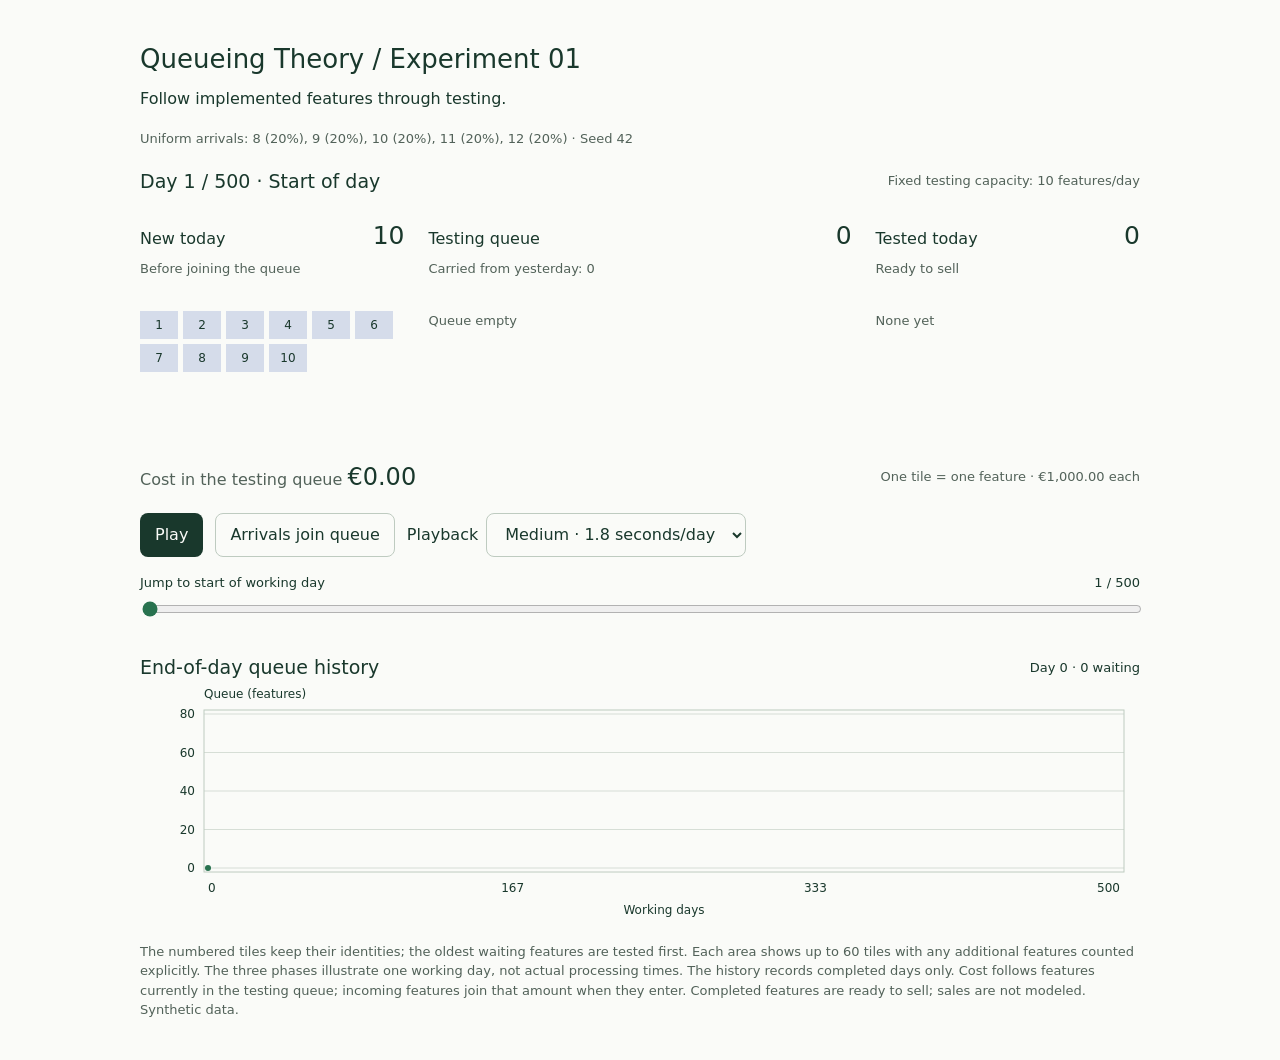
<file: figures/01_live_queue.html>
<!doctype html>
<html lang="en">
<head>
  <meta charset="utf-8">
  <meta name="viewport" content="width=device-width, initial-scale=1">
  <title>Queueing Theory · Features through testing</title>
  <style>
    :root { color-scheme:light dark; --background:light-dark(#fafbf8,#141b17); --foreground:light-dark(#19382c,#e7eee9); --muted:light-dark(#526259,#a8b9ae); --border:light-dark(#becbc0,#43564a); --queue:light-dark(#28724f,#72c99b); --incoming:light-dark(#546fb6,#91aaf1); --tested:light-dark(#986d2e,#d5b47c); }
    * { box-sizing:border-box; }
    body { margin:0; padding:clamp(16px,4vw,40px); background:var(--background); color:var(--foreground); font:400 16px/1.5 system-ui,sans-serif; }
    main { max-width:1000px; margin:auto; }
    h1 { font-size:26px; font-weight:500; margin:0 0 8px; }
    h2 { font-size:19px; font-weight:500; margin:0; }
    p { margin:8px 0 18px; }
    .small { font-size:13px; }
    .muted { color:var(--muted); }
    .numbers { font-variant-numeric:tabular-nums; }
    .top, .row { display:flex; flex-wrap:wrap; align-items:center; justify-content:space-between; gap:12px; }
    .top { margin-top:18px; }
    .flow { display:grid; grid-template-columns:minmax(0,1fr) minmax(0,1.6fr) minmax(0,1fr); gap:24px; margin:22px 0 16px; }
    .stage { min-width:0; }
    .stage-heading { display:flex; justify-content:space-between; align-items:baseline; flex-wrap:wrap; gap:8px; font-weight:500; }
    .stage-count { font-size:25px; }
    .stage-note { color:var(--muted); margin-top:4px; min-height:40px; }
    .tiles { display:flex; align-content:flex-start; flex-wrap:wrap; gap:5px; min-height:132px; margin-top:12px; }
    .tile { display:flex; align-items:center; justify-content:center; width:var(--tile-width); height:28px; flex:0 0 var(--tile-width); font-size:12px; color:var(--foreground); background:color-mix(in srgb,var(--queue) 22%,transparent); }
    .empty, .overflow { color:var(--muted); font-size:13px; }
    [data-stage="incoming"] .tile { background:color-mix(in srgb,var(--incoming) 22%,transparent); }
    [data-stage="outgoing"] .tile { background:color-mix(in srgb,var(--tested) 22%,transparent); }
    .money { font-size:24px; font-weight:500; }
    .money-row { margin:12px 0 18px; }
    .controls { display:flex; flex-wrap:wrap; align-items:center; gap:12px; margin:16px 0; }
    button, select { font:inherit; min-height:44px; padding:8px 14px; border:1px solid var(--border); border-radius:8px; color:var(--foreground); background:var(--background); }
    button { cursor:pointer; }
    button.primary { color:var(--background); background:var(--foreground); border-color:transparent; }
    button:disabled { opacity:.5; cursor:default; }
    label { display:flex; flex-wrap:wrap; align-items:center; gap:8px; }
    input[type=range] { width:100%; min-height:30px; accent-color:var(--queue); }
    .history { margin-top:22px; }
    .history svg { display:block; width:100%; height:236px; }
    .history text { font:400 12px system-ui,sans-serif; fill:var(--foreground); }
    .history .grid { stroke:var(--border); stroke-width:.6; }
    .history .frame { fill:none; stroke:var(--border); stroke-width:1; }
    .history .line { fill:none; stroke:var(--queue); stroke-width:2; stroke-linejoin:round; }
    .history .area { fill:var(--queue); opacity:.13; }
    .history .point { fill:var(--queue); }
    footer { margin-top:24px; color:var(--muted); font-size:13px; }
    .sr-only { position:absolute; width:1px; height:1px; padding:0; margin:-1px; overflow:hidden; clip:rect(0,0,0,0); white-space:nowrap; border:0; }
    @media (max-width:580px) {
      .flow { grid-template-columns:minmax(0,1fr); gap:18px; }
      .stage-note { min-height:0; }
      .tiles { min-height:34px; }
      .stage-count { font-size:20px; }
    }
  </style>
</head>
<body>
<main id="feature-flow-player">
  <h1>Queueing Theory / Experiment 01</h1>
  <p>Follow implemented features through testing.</p>
  <div class="small muted" data-role="assumptions"></div>
  <div class="top">
    <h2 class="numbers" data-role="position">Day 1 · Start of day</h2>
    <span class="small muted" data-role="capacity"></span>
  </div>
  <div class="flow">
    <section class="stage" data-stage="incoming" aria-label="Today's incoming features">
      <div class="stage-heading"><span>New today</span><span class="stage-count numbers" data-role="incoming-count">0</span></div>
      <div class="stage-note small" data-role="incoming-note">Before joining the queue</div>
      <div class="tiles" data-role="incoming" role="img"></div>
      <div class="overflow" data-role="incoming-overflow" hidden></div>
    </section>
    <section class="stage" data-stage="waiting" aria-label="Features in the testing queue">
      <div class="stage-heading"><span>Testing queue</span><span class="stage-count numbers" data-role="waiting-count">0</span></div>
      <div class="stage-note small" data-role="waiting-note"></div>
      <div class="tiles" data-role="waiting" role="img"></div>
      <div class="overflow" data-role="waiting-overflow" hidden></div>
    </section>
    <section class="stage" data-stage="outgoing" aria-label="Features that completed testing today">
      <div class="stage-heading"><span>Tested today</span><span class="stage-count numbers" data-role="outgoing-count">0</span></div>
      <div class="stage-note small" data-role="outgoing-note">Ready to sell</div>
      <div class="tiles" data-role="outgoing" role="img"></div>
      <div class="overflow" data-role="outgoing-overflow" hidden></div>
    </section>
  </div>
  <div class="row money-row">
    <span><span class="muted">Cost in the testing queue</span> <span class="money numbers" data-role="money">€0.00</span></span>
    <span class="small muted" data-role="cost-label"></span>
  </div>
  <div class="controls">
    <button type="button" class="primary" data-role="play">Play</button>
    <button type="button" data-role="step">Arrivals join queue</button>
    <label>Playback
      <select data-role="speed">
        <option value="1500">Slow · 4.5 seconds/day</option>
        <option value="600" selected>Medium · 1.8 seconds/day</option>
        <option value="60">Fast · 0.18 seconds/day</option>
      </select>
    </label>
  </div>
  <div class="row small">
    <label for="flow-day">Jump to start of working day</label>
    <span class="numbers" data-role="day-label"></span>
  </div>
  <input id="flow-day" type="range" min="1" max="500" step="1" value="1">
  <div class="history">
    <div class="row"><h2>End-of-day queue history</h2><span class="small numbers" data-role="history-value"></span></div>
    <div data-role="history-chart"><svg role="img" aria-label="End-of-day queue length over completed working days"></svg></div>
  </div>
  <div class="sr-only" data-role="announcement" aria-live="polite"></div>
  <script type="application/json" data-role="model-data">{"days":500,"runs":10000,"capacity":10,"variation":2,"seed":42,"arrival_distribution":"uniform","feature_cost_cents":100000,"currency":"EUR","arrival_probabilities":{"8":0.2,"9":0.2,"10":0.2,"11":0.2,"12":0.2},"live_days":[{"arrival_first":1,"arrivals":10,"queue_first":[1,1,11],"queue_counts":[0,10,0],"queue_cost_cents":[0,1000000,0],"tested_first":1,"tested":10},{"arrival_first":11,"arrivals":12,"queue_first":[11,11,21],"queue_counts":[0,12,2],"queue_cost_cents":[0,1200000,200000],"tested_first":11,"tested":10},{"arrival_first":23,"arrivals":10,"queue_first":[21,21,31],"queue_counts":[2,12,2],"queue_cost_cents":[200000,1200000,200000],"tested_first":21,"tested":10},{"arrival_first":33,"arrivals":12,"queue_first":[31,31,41],"queue_counts":[2,14,4],"queue_cost_cents":[200000,1400000,400000],"tested_first":31,"tested":10},{"arrival_first":45,"arrivals":9,"queue_first":[41,41,51],"queue_counts":[4,13,3],"queue_cost_cents":[400000,1300000,300000],"tested_first":41,"tested":10},{"arrival_first":54,"arrivals":12,"queue_first":[51,51,61],"queue_counts":[3,15,5],"queue_cost_cents":[300000,1500000,500000],"tested_first":51,"tested":10},{"arrival_first":66,"arrivals":9,"queue_first":[61,61,71],"queue_counts":[5,14,4],"queue_cost_cents":[500000,1400000,400000],"tested_first":61,"tested":10},{"arrival_first":75,"arrivals":9,"queue_first":[71,71,81],"queue_counts":[4,13,3],"queue_cost_cents":[400000,1300000,300000],"tested_first":71,"tested":10},{"arrival_first":84,"arrivals":10,"queue_first":[81,81,91],"queue_counts":[3,13,3],"queue_cost_cents":[300000,1300000,300000],"tested_first":81,"tested":10},{"arrival_first":94,"arrivals":12,"queue_first":[91,91,101],"queue_counts":[3,15,5],"queue_cost_cents":[300000,1500000,500000],"tested_first":91,"tested":10},{"arrival_first":106,"arrivals":12,"queue_first":[101,101,111],"queue_counts":[5,17,7],"queue_cost_cents":[500000,1700000,700000],"tested_first":101,"tested":10},{"arrival_first":118,"arrivals":8,"queue_first":[111,111,121],"queue_counts":[7,15,5],"queue_cost_cents":[700000,1500000,500000],"tested_first":111,"tested":10},{"arrival_first":126,"arrivals":12,"queue_first":[121,121,131],"queue_counts":[5,17,7],"queue_cost_cents":[500000,1700000,700000],"tested_first":121,"tested":10},{"arrival_first":138,"arrivals":12,"queue_first":[131,131,141],"queue_counts":[7,19,9],"queue_cost_cents":[700000,1900000,900000],"tested_first":131,"tested":10},{"arrival_first":150,"arrivals":11,"queue_first":[141,141,151],"queue_counts":[9,20,10],"queue_cost_cents":[900000,2000000,1000000],"tested_first":141,"tested":10},{"arrival_first":161,"arrivals":11,"queue_first":[151,151,161],"queue_counts":[10,21,11],"queue_cost_cents":[1000000,2100000,1100000],"tested_first":151,"tested":10},{"arrival_first":172,"arrivals":12,"queue_first":[161,161,171],"queue_counts":[11,23,13],"queue_cost_cents":[1100000,2300000,1300000],"tested_first":161,"tested":10},{"arrival_first":184,"arrivals":8,"queue_first":[171,171,181],"queue_counts":[13,21,11],"queue_cost_cents":[1300000,2100000,1100000],"tested_first":171,"tested":10},{"arrival_first":192,"arrivals":8,"queue_first":[181,181,191],"queue_counts":[11,19,9],"queue_cost_cents":[1100000,1900000,900000],"tested_first":181,"tested":10},{"arrival_first":200,"arrivals":9,"queue_first":[191,191,201],"queue_counts":[9,18,8],"queue_cost_cents":[900000,1800000,800000],"tested_first":191,"tested":10},{"arrival_first":209,"arrivals":8,"queue_first":[201,201,211],"queue_counts":[8,16,6],"queue_cost_cents":[800000,1600000,600000],"tested_first":201,"tested":10},{"arrival_first":217,"arrivals":10,"queue_first":[211,211,221],"queue_counts":[6,16,6],"queue_cost_cents":[600000,1600000,600000],"tested_first":211,"tested":10},{"arrival_first":227,"arrivals":8,"queue_first":[221,221,231],"queue_counts":[6,14,4],"queue_cost_cents":[600000,1400000,400000],"tested_first":221,"tested":10},{"arrival_first":235,"arrivals":8,"queue_first":[231,231,241],"queue_counts":[4,12,2],"queue_cost_cents":[400000,1200000,200000],"tested_first":231,"tested":10},{"arrival_first":243,"arrivals":11,"queue_first":[241,241,251],"queue_counts":[2,13,3],"queue_cost_cents":[200000,1300000,300000],"tested_first":241,"tested":10},{"arrival_first":254,"arrivals":9,"queue_first":[251,251,261],"queue_counts":[3,12,2],"queue_cost_cents":[300000,1200000,200000],"tested_first":251,"tested":10},{"arrival_first":263,"arrivals":12,"queue_first":[261,261,271],"queue_counts":[2,14,4],"queue_cost_cents":[200000,1400000,400000],"tested_first":261,"tested":10},{"arrival_first":275,"arrivals":12,"queue_first":[271,271,281],"queue_counts":[4,16,6],"queue_cost_cents":[400000,1600000,600000],"tested_first":271,"tested":10},{"arrival_first":287,"arrivals":8,"queue_first":[281,281,291],"queue_counts":[6,14,4],"queue_cost_cents":[600000,1400000,400000],"tested_first":281,"tested":10},{"arrival_first":295,"arrivals":10,"queue_first":[291,291,301],"queue_counts":[4,14,4],"queue_cost_cents":[400000,1400000,400000],"tested_first":291,"tested":10},{"arrival_first":305,"arrivals":11,"queue_first":[301,301,311],"queue_counts":[4,15,5],"queue_cost_cents":[400000,1500000,500000],"tested_first":301,"tested":10},{"arrival_first":316,"arrivals":8,"queue_first":[311,311,321],"queue_counts":[5,13,3],"queue_cost_cents":[500000,1300000,300000],"tested_first":311,"tested":10},{"arrival_first":324,"arrivals":9,"queue_first":[321,321,331],"queue_counts":[3,12,2],"queue_cost_cents":[300000,1200000,200000],"tested_first":321,"tested":10},{"arrival_first":333,"arrivals":12,"queue_first":[331,331,341],"queue_counts":[2,14,4],"queue_cost_cents":[200000,1400000,400000],"tested_first":331,"tested":10},{"arrival_first":345,"arrivals":11,"queue_first":[341,341,351],"queue_counts":[4,15,5],"queue_cost_cents":[400000,1500000,500000],"tested_first":341,"tested":10},{"arrival_first":356,"arrivals":8,"queue_first":[351,351,361],"queue_counts":[5,13,3],"queue_cost_cents":[500000,1300000,300000],"tested_first":351,"tested":10},{"arrival_first":364,"arrivals":10,"queue_first":[361,361,371],"queue_counts":[3,13,3],"queue_cost_cents":[300000,1300000,300000],"tested_first":361,"tested":10},{"arrival_first":374,"arrivals":11,"queue_first":[371,371,381],"queue_counts":[3,14,4],"queue_cost_cents":[300000,1400000,400000],"tested_first":371,"tested":10},{"arrival_first":385,"arrivals":10,"queue_first":[381,381,391],"queue_counts":[4,14,4],"queue_cost_cents":[400000,1400000,400000],"tested_first":381,"tested":10},{"arrival_first":395,"arrivals":10,"queue_first":[391,391,401],"queue_counts":[4,14,4],"queue_cost_cents":[400000,1400000,400000],"tested_first":391,"tested":10},{"arrival_first":405,"arrivals":12,"queue_first":[401,401,411],"queue_counts":[4,16,6],"queue_cost_cents":[400000,1600000,600000],"tested_first":401,"tested":10},{"arrival_first":417,"arrivals":8,"queue_first":[411,411,421],"queue_counts":[6,14,4],"queue_cost_cents":[600000,1400000,400000],"tested_first":411,"tested":10},{"arrival_first":425,"arrivals":10,"queue_first":[421,421,431],"queue_counts":[4,14,4],"queue_cost_cents":[400000,1400000,400000],"tested_first":421,"tested":10},{"arrival_first":435,"arrivals":10,"queue_first":[431,431,441],"queue_counts":[4,14,4],"queue_cost_cents":[400000,1400000,400000],"tested_first":431,"tested":10},{"arrival_first":445,"arrivals":8,"queue_first":[441,441,451],"queue_counts":[4,12,2],"queue_cost_cents":[400000,1200000,200000],"tested_first":441,"tested":10},{"arrival_first":453,"arrivals":12,"queue_first":[451,451,461],"queue_counts":[2,14,4],"queue_cost_cents":[200000,1400000,400000],"tested_first":451,"tested":10},{"arrival_first":465,"arrivals":8,"queue_first":[461,461,471],"queue_counts":[4,12,2],"queue_cost_cents":[400000,1200000,200000],"tested_first":461,"tested":10},{"arrival_first":473,"arrivals":12,"queue_first":[471,471,481],"queue_counts":[2,14,4],"queue_cost_cents":[200000,1400000,400000],"tested_first":471,"tested":10},{"arrival_first":485,"arrivals":12,"queue_first":[481,481,491],"queue_counts":[4,16,6],"queue_cost_cents":[400000,1600000,600000],"tested_first":481,"tested":10},{"arrival_first":497,"arrivals":8,"queue_first":[491,491,501],"queue_counts":[6,14,4],"queue_cost_cents":[600000,1400000,400000],"tested_first":491,"tested":10},{"arrival_first":505,"arrivals":9,"queue_first":[501,501,511],"queue_counts":[4,13,3],"queue_cost_cents":[400000,1300000,300000],"tested_first":501,"tested":10},{"arrival_first":514,"arrivals":10,"queue_first":[511,511,521],"queue_counts":[3,13,3],"queue_cost_cents":[300000,1300000,300000],"tested_first":511,"tested":10},{"arrival_first":524,"arrivals":11,"queue_first":[521,521,531],"queue_counts":[3,14,4],"queue_cost_cents":[300000,1400000,400000],"tested_first":521,"tested":10},{"arrival_first":535,"arrivals":8,"queue_first":[531,531,541],"queue_counts":[4,12,2],"queue_cost_cents":[400000,1200000,200000],"tested_first":531,"tested":10},{"arrival_first":543,"arrivals":9,"queue_first":[541,541,551],"queue_counts":[2,11,1],"queue_cost_cents":[200000,1100000,100000],"tested_first":541,"tested":10},{"arrival_first":552,"arrivals":10,"queue_first":[551,551,561],"queue_counts":[1,11,1],"queue_cost_cents":[100000,1100000,100000],"tested_first":551,"tested":10},{"arrival_first":562,"arrivals":8,"queue_first":[561,561,570],"queue_counts":[1,9,0],"queue_cost_cents":[100000,900000,0],"tested_first":561,"tested":9},{"arrival_first":570,"arrivals":11,"queue_first":[570,570,580],"queue_counts":[0,11,1],"queue_cost_cents":[0,1100000,100000],"tested_first":570,"tested":10},{"arrival_first":581,"arrivals":9,"queue_first":[580,580,590],"queue_counts":[1,10,0],"queue_cost_cents":[100000,1000000,0],"tested_first":580,"tested":10},{"arrival_first":590,"arrivals":11,"queue_first":[590,590,600],"queue_counts":[0,11,1],"queue_cost_cents":[0,1100000,100000],"tested_first":590,"tested":10},{"arrival_first":601,"arrivals":12,"queue_first":[600,600,610],"queue_counts":[1,13,3],"queue_cost_cents":[100000,1300000,300000],"tested_first":600,"tested":10},{"arrival_first":613,"arrivals":9,"queue_first":[610,610,620],"queue_counts":[3,12,2],"queue_cost_cents":[300000,1200000,200000],"tested_first":610,"tested":10},{"arrival_first":622,"arrivals":10,"queue_first":[620,620,630],"queue_counts":[2,12,2],"queue_cost_cents":[200000,1200000,200000],"tested_first":620,"tested":10},{"arrival_first":632,"arrivals":11,"queue_first":[630,630,640],"queue_counts":[2,13,3],"queue_cost_cents":[200000,1300000,300000],"tested_first":630,"tested":10},{"arrival_first":643,"arrivals":8,"queue_first":[640,640,650],"queue_counts":[3,11,1],"queue_cost_cents":[300000,1100000,100000],"tested_first":640,"tested":10},{"arrival_first":651,"arrivals":8,"queue_first":[650,650,659],"queue_counts":[1,9,0],"queue_cost_cents":[100000,900000,0],"tested_first":650,"tested":9},{"arrival_first":659,"arrivals":11,"queue_first":[659,659,669],"queue_counts":[0,11,1],"queue_cost_cents":[0,1100000,100000],"tested_first":659,"tested":10},{"arrival_first":670,"arrivals":11,"queue_first":[669,669,679],"queue_counts":[1,12,2],"queue_cost_cents":[100000,1200000,200000],"tested_first":669,"tested":10},{"arrival_first":681,"arrivals":10,"queue_first":[679,679,689],"queue_counts":[2,12,2],"queue_cost_cents":[200000,1200000,200000],"tested_first":679,"tested":10},{"arrival_first":691,"arrivals":11,"queue_first":[689,689,699],"queue_counts":[2,13,3],"queue_cost_cents":[200000,1300000,300000],"tested_first":689,"tested":10},{"arrival_first":702,"arrivals":10,"queue_first":[699,699,709],"queue_counts":[3,13,3],"queue_cost_cents":[300000,1300000,300000],"tested_first":699,"tested":10},{"arrival_first":712,"arrivals":11,"queue_first":[709,709,719],"queue_counts":[3,14,4],"queue_cost_cents":[300000,1400000,400000],"tested_first":709,"tested":10},{"arrival_first":723,"arrivals":12,"queue_first":[719,719,729],"queue_counts":[4,16,6],"queue_cost_cents":[400000,1600000,600000],"tested_first":719,"tested":10},{"arrival_first":735,"arrivals":8,"queue_first":[729,729,739],"queue_counts":[6,14,4],"queue_cost_cents":[600000,1400000,400000],"tested_first":729,"tested":10},{"arrival_first":743,"arrivals":9,"queue_first":[739,739,749],"queue_counts":[4,13,3],"queue_cost_cents":[400000,1300000,300000],"tested_first":739,"tested":10},{"arrival_first":752,"arrivals":12,"queue_first":[749,749,759],"queue_counts":[3,15,5],"queue_cost_cents":[300000,1500000,500000],"tested_first":749,"tested":10},{"arrival_first":764,"arrivals":11,"queue_first":[759,759,769],"queue_counts":[5,16,6],"queue_cost_cents":[500000,1600000,600000],"tested_first":759,"tested":10},{"arrival_first":775,"arrivals":11,"queue_first":[769,769,779],"queue_counts":[6,17,7],"queue_cost_cents":[600000,1700000,700000],"tested_first":769,"tested":10},{"arrival_first":786,"arrivals":10,"queue_first":[779,779,789],"queue_counts":[7,17,7],"queue_cost_cents":[700000,1700000,700000],"tested_first":779,"tested":10},{"arrival_first":796,"arrivals":8,"queue_first":[789,789,799],"queue_counts":[7,15,5],"queue_cost_cents":[700000,1500000,500000],"tested_first":789,"tested":10},{"arrival_first":804,"arrivals":12,"queue_first":[799,799,809],"queue_counts":[5,17,7],"queue_cost_cents":[500000,1700000,700000],"tested_first":799,"tested":10},{"arrival_first":816,"arrivals":9,"queue_first":[809,809,819],"queue_counts":[7,16,6],"queue_cost_cents":[700000,1600000,600000],"tested_first":809,"tested":10},{"arrival_first":825,"arrivals":9,"queue_first":[819,819,829],"queue_counts":[6,15,5],"queue_cost_cents":[600000,1500000,500000],"tested_first":819,"tested":10},{"arrival_first":834,"arrivals":12,"queue_first":[829,829,839],"queue_counts":[5,17,7],"queue_cost_cents":[500000,1700000,700000],"tested_first":829,"tested":10},{"arrival_first":846,"arrivals":11,"queue_first":[839,839,849],"queue_counts":[7,18,8],"queue_cost_cents":[700000,1800000,800000],"tested_first":839,"tested":10},{"arrival_first":857,"arrivals":11,"queue_first":[849,849,859],"queue_counts":[8,19,9],"queue_cost_cents":[800000,1900000,900000],"tested_first":849,"tested":10},{"arrival_first":868,"arrivals":9,"queue_first":[859,859,869],"queue_counts":[9,18,8],"queue_cost_cents":[900000,1800000,800000],"tested_first":859,"tested":10},{"arrival_first":877,"arrivals":8,"queue_first":[869,869,879],"queue_counts":[8,16,6],"queue_cost_cents":[800000,1600000,600000],"tested_first":869,"tested":10},{"arrival_first":885,"arrivals":10,"queue_first":[879,879,889],"queue_counts":[6,16,6],"queue_cost_cents":[600000,1600000,600000],"tested_first":879,"tested":10},{"arrival_first":895,"arrivals":11,"queue_first":[889,889,899],"queue_counts":[6,17,7],"queue_cost_cents":[600000,1700000,700000],"tested_first":889,"tested":10},{"arrival_first":906,"arrivals":9,"queue_first":[899,899,909],"queue_counts":[7,16,6],"queue_cost_cents":[700000,1600000,600000],"tested_first":899,"tested":10},{"arrival_first":915,"arrivals":11,"queue_first":[909,909,919],"queue_counts":[6,17,7],"queue_cost_cents":[600000,1700000,700000],"tested_first":909,"tested":10},{"arrival_first":926,"arrivals":10,"queue_first":[919,919,929],"queue_counts":[7,17,7],"queue_cost_cents":[700000,1700000,700000],"tested_first":919,"tested":10},{"arrival_first":936,"arrivals":9,"queue_first":[929,929,939],"queue_counts":[7,16,6],"queue_cost_cents":[700000,1600000,600000],"tested_first":929,"tested":10},{"arrival_first":945,"arrivals":10,"queue_first":[939,939,949],"queue_counts":[6,16,6],"queue_cost_cents":[600000,1600000,600000],"tested_first":939,"tested":10},{"arrival_first":955,"arrivals":8,"queue_first":[949,949,959],"queue_counts":[6,14,4],"queue_cost_cents":[600000,1400000,400000],"tested_first":949,"tested":10},{"arrival_first":963,"arrivals":11,"queue_first":[959,959,969],"queue_counts":[4,15,5],"queue_cost_cents":[400000,1500000,500000],"tested_first":959,"tested":10},{"arrival_first":974,"arrivals":8,"queue_first":[969,969,979],"queue_counts":[5,13,3],"queue_cost_cents":[500000,1300000,300000],"tested_first":969,"tested":10},{"arrival_first":982,"arrivals":12,"queue_first":[979,979,989],"queue_counts":[3,15,5],"queue_cost_cents":[300000,1500000,500000],"tested_first":979,"tested":10},{"arrival_first":994,"arrivals":10,"queue_first":[989,989,999],"queue_counts":[5,15,5],"queue_cost_cents":[500000,1500000,500000],"tested_first":989,"tested":10},{"arrival_first":1004,"arrivals":9,"queue_first":[999,999,1009],"queue_counts":[5,14,4],"queue_cost_cents":[500000,1400000,400000],"tested_first":999,"tested":10},{"arrival_first":1013,"arrivals":10,"queue_first":[1009,1009,1019],"queue_counts":[4,14,4],"queue_cost_cents":[400000,1400000,400000],"tested_first":1009,"tested":10},{"arrival_first":1023,"arrivals":8,"queue_first":[1019,1019,1029],"queue_counts":[4,12,2],"queue_cost_cents":[400000,1200000,200000],"tested_first":1019,"tested":10},{"arrival_first":1031,"arrivals":9,"queue_first":[1029,1029,1039],"queue_counts":[2,11,1],"queue_cost_cents":[200000,1100000,100000],"tested_first":1029,"tested":10},{"arrival_first":1040,"arrivals":9,"queue_first":[1039,1039,1049],"queue_counts":[1,10,0],"queue_cost_cents":[100000,1000000,0],"tested_first":1039,"tested":10},{"arrival_first":1049,"arrivals":9,"queue_first":[1049,1049,1058],"queue_counts":[0,9,0],"queue_cost_cents":[0,900000,0],"tested_first":1049,"tested":9},{"arrival_first":1058,"arrivals":10,"queue_first":[1058,1058,1068],"queue_counts":[0,10,0],"queue_cost_cents":[0,1000000,0],"tested_first":1058,"tested":10},{"arrival_first":1068,"arrivals":12,"queue_first":[1068,1068,1078],"queue_counts":[0,12,2],"queue_cost_cents":[0,1200000,200000],"tested_first":1068,"tested":10},{"arrival_first":1080,"arrivals":9,"queue_first":[1078,1078,1088],"queue_counts":[2,11,1],"queue_cost_cents":[200000,1100000,100000],"tested_first":1078,"tested":10},{"arrival_first":1089,"arrivals":12,"queue_first":[1088,1088,1098],"queue_counts":[1,13,3],"queue_cost_cents":[100000,1300000,300000],"tested_first":1088,"tested":10},{"arrival_first":1101,"arrivals":8,"queue_first":[1098,1098,1108],"queue_counts":[3,11,1],"queue_cost_cents":[300000,1100000,100000],"tested_first":1098,"tested":10},{"arrival_first":1109,"arrivals":10,"queue_first":[1108,1108,1118],"queue_counts":[1,11,1],"queue_cost_cents":[100000,1100000,100000],"tested_first":1108,"tested":10},{"arrival_first":1119,"arrivals":12,"queue_first":[1118,1118,1128],"queue_counts":[1,13,3],"queue_cost_cents":[100000,1300000,300000],"tested_first":1118,"tested":10},{"arrival_first":1131,"arrivals":12,"queue_first":[1128,1128,1138],"queue_counts":[3,15,5],"queue_cost_cents":[300000,1500000,500000],"tested_first":1128,"tested":10},{"arrival_first":1143,"arrivals":9,"queue_first":[1138,1138,1148],"queue_counts":[5,14,4],"queue_cost_cents":[500000,1400000,400000],"tested_first":1138,"tested":10},{"arrival_first":1152,"arrivals":11,"queue_first":[1148,1148,1158],"queue_counts":[4,15,5],"queue_cost_cents":[400000,1500000,500000],"tested_first":1148,"tested":10},{"arrival_first":1163,"arrivals":8,"queue_first":[1158,1158,1168],"queue_counts":[5,13,3],"queue_cost_cents":[500000,1300000,300000],"tested_first":1158,"tested":10},{"arrival_first":1171,"arrivals":12,"queue_first":[1168,1168,1178],"queue_counts":[3,15,5],"queue_cost_cents":[300000,1500000,500000],"tested_first":1168,"tested":10},{"arrival_first":1183,"arrivals":8,"queue_first":[1178,1178,1188],"queue_counts":[5,13,3],"queue_cost_cents":[500000,1300000,300000],"tested_first":1178,"tested":10},{"arrival_first":1191,"arrivals":11,"queue_first":[1188,1188,1198],"queue_counts":[3,14,4],"queue_cost_cents":[300000,1400000,400000],"tested_first":1188,"tested":10},{"arrival_first":1202,"arrivals":9,"queue_first":[1198,1198,1208],"queue_counts":[4,13,3],"queue_cost_cents":[400000,1300000,300000],"tested_first":1198,"tested":10},{"arrival_first":1211,"arrivals":12,"queue_first":[1208,1208,1218],"queue_counts":[3,15,5],"queue_cost_cents":[300000,1500000,500000],"tested_first":1208,"tested":10},{"arrival_first":1223,"arrivals":12,"queue_first":[1218,1218,1228],"queue_counts":[5,17,7],"queue_cost_cents":[500000,1700000,700000],"tested_first":1218,"tested":10},{"arrival_first":1235,"arrivals":12,"queue_first":[1228,1228,1238],"queue_counts":[7,19,9],"queue_cost_cents":[700000,1900000,900000],"tested_first":1228,"tested":10},{"arrival_first":1247,"arrivals":9,"queue_first":[1238,1238,1248],"queue_counts":[9,18,8],"queue_cost_cents":[900000,1800000,800000],"tested_first":1238,"tested":10},{"arrival_first":1256,"arrivals":11,"queue_first":[1248,1248,1258],"queue_counts":[8,19,9],"queue_cost_cents":[800000,1900000,900000],"tested_first":1248,"tested":10},{"arrival_first":1267,"arrivals":12,"queue_first":[1258,1258,1268],"queue_counts":[9,21,11],"queue_cost_cents":[900000,2100000,1100000],"tested_first":1258,"tested":10},{"arrival_first":1279,"arrivals":10,"queue_first":[1268,1268,1278],"queue_counts":[11,21,11],"queue_cost_cents":[1100000,2100000,1100000],"tested_first":1268,"tested":10},{"arrival_first":1289,"arrivals":9,"queue_first":[1278,1278,1288],"queue_counts":[11,20,10],"queue_cost_cents":[1100000,2000000,1000000],"tested_first":1278,"tested":10},{"arrival_first":1298,"arrivals":11,"queue_first":[1288,1288,1298],"queue_counts":[10,21,11],"queue_cost_cents":[1000000,2100000,1100000],"tested_first":1288,"tested":10},{"arrival_first":1309,"arrivals":8,"queue_first":[1298,1298,1308],"queue_counts":[11,19,9],"queue_cost_cents":[1100000,1900000,900000],"tested_first":1298,"tested":10},{"arrival_first":1317,"arrivals":10,"queue_first":[1308,1308,1318],"queue_counts":[9,19,9],"queue_cost_cents":[900000,1900000,900000],"tested_first":1308,"tested":10},{"arrival_first":1327,"arrivals":12,"queue_first":[1318,1318,1328],"queue_counts":[9,21,11],"queue_cost_cents":[900000,2100000,1100000],"tested_first":1318,"tested":10},{"arrival_first":1339,"arrivals":11,"queue_first":[1328,1328,1338],"queue_counts":[11,22,12],"queue_cost_cents":[1100000,2200000,1200000],"tested_first":1328,"tested":10},{"arrival_first":1350,"arrivals":12,"queue_first":[1338,1338,1348],"queue_counts":[12,24,14],"queue_cost_cents":[1200000,2400000,1400000],"tested_first":1338,"tested":10},{"arrival_first":1362,"arrivals":8,"queue_first":[1348,1348,1358],"queue_counts":[14,22,12],"queue_cost_cents":[1400000,2200000,1200000],"tested_first":1348,"tested":10},{"arrival_first":1370,"arrivals":9,"queue_first":[1358,1358,1368],"queue_counts":[12,21,11],"queue_cost_cents":[1200000,2100000,1100000],"tested_first":1358,"tested":10},{"arrival_first":1379,"arrivals":8,"queue_first":[1368,1368,1378],"queue_counts":[11,19,9],"queue_cost_cents":[1100000,1900000,900000],"tested_first":1368,"tested":10},{"arrival_first":1387,"arrivals":9,"queue_first":[1378,1378,1388],"queue_counts":[9,18,8],"queue_cost_cents":[900000,1800000,800000],"tested_first":1378,"tested":10},{"arrival_first":1396,"arrivals":9,"queue_first":[1388,1388,1398],"queue_counts":[8,17,7],"queue_cost_cents":[800000,1700000,700000],"tested_first":1388,"tested":10},{"arrival_first":1405,"arrivals":10,"queue_first":[1398,1398,1408],"queue_counts":[7,17,7],"queue_cost_cents":[700000,1700000,700000],"tested_first":1398,"tested":10},{"arrival_first":1415,"arrivals":8,"queue_first":[1408,1408,1418],"queue_counts":[7,15,5],"queue_cost_cents":[700000,1500000,500000],"tested_first":1408,"tested":10},{"arrival_first":1423,"arrivals":10,"queue_first":[1418,1418,1428],"queue_counts":[5,15,5],"queue_cost_cents":[500000,1500000,500000],"tested_first":1418,"tested":10},{"arrival_first":1433,"arrivals":9,"queue_first":[1428,1428,1438],"queue_counts":[5,14,4],"queue_cost_cents":[500000,1400000,400000],"tested_first":1428,"tested":10},{"arrival_first":1442,"arrivals":8,"queue_first":[1438,1438,1448],"queue_counts":[4,12,2],"queue_cost_cents":[400000,1200000,200000],"tested_first":1438,"tested":10},{"arrival_first":1450,"arrivals":8,"queue_first":[1448,1448,1458],"queue_counts":[2,10,0],"queue_cost_cents":[200000,1000000,0],"tested_first":1448,"tested":10},{"arrival_first":1458,"arrivals":10,"queue_first":[1458,1458,1468],"queue_counts":[0,10,0],"queue_cost_cents":[0,1000000,0],"tested_first":1458,"tested":10},{"arrival_first":1468,"arrivals":8,"queue_first":[1468,1468,1476],"queue_counts":[0,8,0],"queue_cost_cents":[0,800000,0],"tested_first":1468,"tested":8},{"arrival_first":1476,"arrivals":9,"queue_first":[1476,1476,1485],"queue_counts":[0,9,0],"queue_cost_cents":[0,900000,0],"tested_first":1476,"tested":9},{"arrival_first":1485,"arrivals":11,"queue_first":[1485,1485,1495],"queue_counts":[0,11,1],"queue_cost_cents":[0,1100000,100000],"tested_first":1485,"tested":10},{"arrival_first":1496,"arrivals":10,"queue_first":[1495,1495,1505],"queue_counts":[1,11,1],"queue_cost_cents":[100000,1100000,100000],"tested_first":1495,"tested":10},{"arrival_first":1506,"arrivals":10,"queue_first":[1505,1505,1515],"queue_counts":[1,11,1],"queue_cost_cents":[100000,1100000,100000],"tested_first":1505,"tested":10},{"arrival_first":1516,"arrivals":10,"queue_first":[1515,1515,1525],"queue_counts":[1,11,1],"queue_cost_cents":[100000,1100000,100000],"tested_first":1515,"tested":10},{"arrival_first":1526,"arrivals":10,"queue_first":[1525,1525,1535],"queue_counts":[1,11,1],"queue_cost_cents":[100000,1100000,100000],"tested_first":1525,"tested":10},{"arrival_first":1536,"arrivals":8,"queue_first":[1535,1535,1544],"queue_counts":[1,9,0],"queue_cost_cents":[100000,900000,0],"tested_first":1535,"tested":9},{"arrival_first":1544,"arrivals":11,"queue_first":[1544,1544,1554],"queue_counts":[0,11,1],"queue_cost_cents":[0,1100000,100000],"tested_first":1544,"tested":10},{"arrival_first":1555,"arrivals":11,"queue_first":[1554,1554,1564],"queue_counts":[1,12,2],"queue_cost_cents":[100000,1200000,200000],"tested_first":1554,"tested":10},{"arrival_first":1566,"arrivals":11,"queue_first":[1564,1564,1574],"queue_counts":[2,13,3],"queue_cost_cents":[200000,1300000,300000],"tested_first":1564,"tested":10},{"arrival_first":1577,"arrivals":8,"queue_first":[1574,1574,1584],"queue_counts":[3,11,1],"queue_cost_cents":[300000,1100000,100000],"tested_first":1574,"tested":10},{"arrival_first":1585,"arrivals":12,"queue_first":[1584,1584,1594],"queue_counts":[1,13,3],"queue_cost_cents":[100000,1300000,300000],"tested_first":1584,"tested":10},{"arrival_first":1597,"arrivals":8,"queue_first":[1594,1594,1604],"queue_counts":[3,11,1],"queue_cost_cents":[300000,1100000,100000],"tested_first":1594,"tested":10},{"arrival_first":1605,"arrivals":8,"queue_first":[1604,1604,1613],"queue_counts":[1,9,0],"queue_cost_cents":[100000,900000,0],"tested_first":1604,"tested":9},{"arrival_first":1613,"arrivals":12,"queue_first":[1613,1613,1623],"queue_counts":[0,12,2],"queue_cost_cents":[0,1200000,200000],"tested_first":1613,"tested":10},{"arrival_first":1625,"arrivals":8,"queue_first":[1623,1623,1633],"queue_counts":[2,10,0],"queue_cost_cents":[200000,1000000,0],"tested_first":1623,"tested":10},{"arrival_first":1633,"arrivals":11,"queue_first":[1633,1633,1643],"queue_counts":[0,11,1],"queue_cost_cents":[0,1100000,100000],"tested_first":1633,"tested":10},{"arrival_first":1644,"arrivals":11,"queue_first":[1643,1643,1653],"queue_counts":[1,12,2],"queue_cost_cents":[100000,1200000,200000],"tested_first":1643,"tested":10},{"arrival_first":1655,"arrivals":11,"queue_first":[1653,1653,1663],"queue_counts":[2,13,3],"queue_cost_cents":[200000,1300000,300000],"tested_first":1653,"tested":10},{"arrival_first":1666,"arrivals":10,"queue_first":[1663,1663,1673],"queue_counts":[3,13,3],"queue_cost_cents":[300000,1300000,300000],"tested_first":1663,"tested":10},{"arrival_first":1676,"arrivals":8,"queue_first":[1673,1673,1683],"queue_counts":[3,11,1],"queue_cost_cents":[300000,1100000,100000],"tested_first":1673,"tested":10},{"arrival_first":1684,"arrivals":8,"queue_first":[1683,1683,1692],"queue_counts":[1,9,0],"queue_cost_cents":[100000,900000,0],"tested_first":1683,"tested":9},{"arrival_first":1692,"arrivals":11,"queue_first":[1692,1692,1702],"queue_counts":[0,11,1],"queue_cost_cents":[0,1100000,100000],"tested_first":1692,"tested":10},{"arrival_first":1703,"arrivals":10,"queue_first":[1702,1702,1712],"queue_counts":[1,11,1],"queue_cost_cents":[100000,1100000,100000],"tested_first":1702,"tested":10},{"arrival_first":1713,"arrivals":8,"queue_first":[1712,1712,1721],"queue_counts":[1,9,0],"queue_cost_cents":[100000,900000,0],"tested_first":1712,"tested":9},{"arrival_first":1721,"arrivals":9,"queue_first":[1721,1721,1730],"queue_counts":[0,9,0],"queue_cost_cents":[0,900000,0],"tested_first":1721,"tested":9},{"arrival_first":1730,"arrivals":11,"queue_first":[1730,1730,1740],"queue_counts":[0,11,1],"queue_cost_cents":[0,1100000,100000],"tested_first":1730,"tested":10},{"arrival_first":1741,"arrivals":10,"queue_first":[1740,1740,1750],"queue_counts":[1,11,1],"queue_cost_cents":[100000,1100000,100000],"tested_first":1740,"tested":10},{"arrival_first":1751,"arrivals":10,"queue_first":[1750,1750,1760],"queue_counts":[1,11,1],"queue_cost_cents":[100000,1100000,100000],"tested_first":1750,"tested":10},{"arrival_first":1761,"arrivals":10,"queue_first":[1760,1760,1770],"queue_counts":[1,11,1],"queue_cost_cents":[100000,1100000,100000],"tested_first":1760,"tested":10},{"arrival_first":1771,"arrivals":8,"queue_first":[1770,1770,1779],"queue_counts":[1,9,0],"queue_cost_cents":[100000,900000,0],"tested_first":1770,"tested":9},{"arrival_first":1779,"arrivals":11,"queue_first":[1779,1779,1789],"queue_counts":[0,11,1],"queue_cost_cents":[0,1100000,100000],"tested_first":1779,"tested":10},{"arrival_first":1790,"arrivals":12,"queue_first":[1789,1789,1799],"queue_counts":[1,13,3],"queue_cost_cents":[100000,1300000,300000],"tested_first":1789,"tested":10},{"arrival_first":1802,"arrivals":10,"queue_first":[1799,1799,1809],"queue_counts":[3,13,3],"queue_cost_cents":[300000,1300000,300000],"tested_first":1799,"tested":10},{"arrival_first":1812,"arrivals":12,"queue_first":[1809,1809,1819],"queue_counts":[3,15,5],"queue_cost_cents":[300000,1500000,500000],"tested_first":1809,"tested":10},{"arrival_first":1824,"arrivals":9,"queue_first":[1819,1819,1829],"queue_counts":[5,14,4],"queue_cost_cents":[500000,1400000,400000],"tested_first":1819,"tested":10},{"arrival_first":1833,"arrivals":10,"queue_first":[1829,1829,1839],"queue_counts":[4,14,4],"queue_cost_cents":[400000,1400000,400000],"tested_first":1829,"tested":10},{"arrival_first":1843,"arrivals":8,"queue_first":[1839,1839,1849],"queue_counts":[4,12,2],"queue_cost_cents":[400000,1200000,200000],"tested_first":1839,"tested":10},{"arrival_first":1851,"arrivals":9,"queue_first":[1849,1849,1859],"queue_counts":[2,11,1],"queue_cost_cents":[200000,1100000,100000],"tested_first":1849,"tested":10},{"arrival_first":1860,"arrivals":11,"queue_first":[1859,1859,1869],"queue_counts":[1,12,2],"queue_cost_cents":[100000,1200000,200000],"tested_first":1859,"tested":10},{"arrival_first":1871,"arrivals":12,"queue_first":[1869,1869,1879],"queue_counts":[2,14,4],"queue_cost_cents":[200000,1400000,400000],"tested_first":1869,"tested":10},{"arrival_first":1883,"arrivals":9,"queue_first":[1879,1879,1889],"queue_counts":[4,13,3],"queue_cost_cents":[400000,1300000,300000],"tested_first":1879,"tested":10},{"arrival_first":1892,"arrivals":12,"queue_first":[1889,1889,1899],"queue_counts":[3,15,5],"queue_cost_cents":[300000,1500000,500000],"tested_first":1889,"tested":10},{"arrival_first":1904,"arrivals":8,"queue_first":[1899,1899,1909],"queue_counts":[5,13,3],"queue_cost_cents":[500000,1300000,300000],"tested_first":1899,"tested":10},{"arrival_first":1912,"arrivals":9,"queue_first":[1909,1909,1919],"queue_counts":[3,12,2],"queue_cost_cents":[300000,1200000,200000],"tested_first":1909,"tested":10},{"arrival_first":1921,"arrivals":10,"queue_first":[1919,1919,1929],"queue_counts":[2,12,2],"queue_cost_cents":[200000,1200000,200000],"tested_first":1919,"tested":10},{"arrival_first":1931,"arrivals":9,"queue_first":[1929,1929,1939],"queue_counts":[2,11,1],"queue_cost_cents":[200000,1100000,100000],"tested_first":1929,"tested":10},{"arrival_first":1940,"arrivals":12,"queue_first":[1939,1939,1949],"queue_counts":[1,13,3],"queue_cost_cents":[100000,1300000,300000],"tested_first":1939,"tested":10},{"arrival_first":1952,"arrivals":9,"queue_first":[1949,1949,1959],"queue_counts":[3,12,2],"queue_cost_cents":[300000,1200000,200000],"tested_first":1949,"tested":10},{"arrival_first":1961,"arrivals":10,"queue_first":[1959,1959,1969],"queue_counts":[2,12,2],"queue_cost_cents":[200000,1200000,200000],"tested_first":1959,"tested":10},{"arrival_first":1971,"arrivals":12,"queue_first":[1969,1969,1979],"queue_counts":[2,14,4],"queue_cost_cents":[200000,1400000,400000],"tested_first":1969,"tested":10},{"arrival_first":1983,"arrivals":9,"queue_first":[1979,1979,1989],"queue_counts":[4,13,3],"queue_cost_cents":[400000,1300000,300000],"tested_first":1979,"tested":10},{"arrival_first":1992,"arrivals":11,"queue_first":[1989,1989,1999],"queue_counts":[3,14,4],"queue_cost_cents":[300000,1400000,400000],"tested_first":1989,"tested":10},{"arrival_first":2003,"arrivals":10,"queue_first":[1999,1999,2009],"queue_counts":[4,14,4],"queue_cost_cents":[400000,1400000,400000],"tested_first":1999,"tested":10},{"arrival_first":2013,"arrivals":8,"queue_first":[2009,2009,2019],"queue_counts":[4,12,2],"queue_cost_cents":[400000,1200000,200000],"tested_first":2009,"tested":10},{"arrival_first":2021,"arrivals":11,"queue_first":[2019,2019,2029],"queue_counts":[2,13,3],"queue_cost_cents":[200000,1300000,300000],"tested_first":2019,"tested":10},{"arrival_first":2032,"arrivals":10,"queue_first":[2029,2029,2039],"queue_counts":[3,13,3],"queue_cost_cents":[300000,1300000,300000],"tested_first":2029,"tested":10},{"arrival_first":2042,"arrivals":9,"queue_first":[2039,2039,2049],"queue_counts":[3,12,2],"queue_cost_cents":[300000,1200000,200000],"tested_first":2039,"tested":10},{"arrival_first":2051,"arrivals":11,"queue_first":[2049,2049,2059],"queue_counts":[2,13,3],"queue_cost_cents":[200000,1300000,300000],"tested_first":2049,"tested":10},{"arrival_first":2062,"arrivals":12,"queue_first":[2059,2059,2069],"queue_counts":[3,15,5],"queue_cost_cents":[300000,1500000,500000],"tested_first":2059,"tested":10},{"arrival_first":2074,"arrivals":8,"queue_first":[2069,2069,2079],"queue_counts":[5,13,3],"queue_cost_cents":[500000,1300000,300000],"tested_first":2069,"tested":10},{"arrival_first":2082,"arrivals":12,"queue_first":[2079,2079,2089],"queue_counts":[3,15,5],"queue_cost_cents":[300000,1500000,500000],"tested_first":2079,"tested":10},{"arrival_first":2094,"arrivals":11,"queue_first":[2089,2089,2099],"queue_counts":[5,16,6],"queue_cost_cents":[500000,1600000,600000],"tested_first":2089,"tested":10},{"arrival_first":2105,"arrivals":12,"queue_first":[2099,2099,2109],"queue_counts":[6,18,8],"queue_cost_cents":[600000,1800000,800000],"tested_first":2099,"tested":10},{"arrival_first":2117,"arrivals":11,"queue_first":[2109,2109,2119],"queue_counts":[8,19,9],"queue_cost_cents":[800000,1900000,900000],"tested_first":2109,"tested":10},{"arrival_first":2128,"arrivals":8,"queue_first":[2119,2119,2129],"queue_counts":[9,17,7],"queue_cost_cents":[900000,1700000,700000],"tested_first":2119,"tested":10},{"arrival_first":2136,"arrivals":10,"queue_first":[2129,2129,2139],"queue_counts":[7,17,7],"queue_cost_cents":[700000,1700000,700000],"tested_first":2129,"tested":10},{"arrival_first":2146,"arrivals":12,"queue_first":[2139,2139,2149],"queue_counts":[7,19,9],"queue_cost_cents":[700000,1900000,900000],"tested_first":2139,"tested":10},{"arrival_first":2158,"arrivals":11,"queue_first":[2149,2149,2159],"queue_counts":[9,20,10],"queue_cost_cents":[900000,2000000,1000000],"tested_first":2149,"tested":10},{"arrival_first":2169,"arrivals":12,"queue_first":[2159,2159,2169],"queue_counts":[10,22,12],"queue_cost_cents":[1000000,2200000,1200000],"tested_first":2159,"tested":10},{"arrival_first":2181,"arrivals":10,"queue_first":[2169,2169,2179],"queue_counts":[12,22,12],"queue_cost_cents":[1200000,2200000,1200000],"tested_first":2169,"tested":10},{"arrival_first":2191,"arrivals":12,"queue_first":[2179,2179,2189],"queue_counts":[12,24,14],"queue_cost_cents":[1200000,2400000,1400000],"tested_first":2179,"tested":10},{"arrival_first":2203,"arrivals":12,"queue_first":[2189,2189,2199],"queue_counts":[14,26,16],"queue_cost_cents":[1400000,2600000,1600000],"tested_first":2189,"tested":10},{"arrival_first":2215,"arrivals":8,"queue_first":[2199,2199,2209],"queue_counts":[16,24,14],"queue_cost_cents":[1600000,2400000,1400000],"tested_first":2199,"tested":10},{"arrival_first":2223,"arrivals":12,"queue_first":[2209,2209,2219],"queue_counts":[14,26,16],"queue_cost_cents":[1400000,2600000,1600000],"tested_first":2209,"tested":10},{"arrival_first":2235,"arrivals":12,"queue_first":[2219,2219,2229],"queue_counts":[16,28,18],"queue_cost_cents":[1600000,2800000,1800000],"tested_first":2219,"tested":10},{"arrival_first":2247,"arrivals":12,"queue_first":[2229,2229,2239],"queue_counts":[18,30,20],"queue_cost_cents":[1800000,3000000,2000000],"tested_first":2229,"tested":10},{"arrival_first":2259,"arrivals":11,"queue_first":[2239,2239,2249],"queue_counts":[20,31,21],"queue_cost_cents":[2000000,3100000,2100000],"tested_first":2239,"tested":10},{"arrival_first":2270,"arrivals":11,"queue_first":[2249,2249,2259],"queue_counts":[21,32,22],"queue_cost_cents":[2100000,3200000,2200000],"tested_first":2249,"tested":10},{"arrival_first":2281,"arrivals":10,"queue_first":[2259,2259,2269],"queue_counts":[22,32,22],"queue_cost_cents":[2200000,3200000,2200000],"tested_first":2259,"tested":10},{"arrival_first":2291,"arrivals":8,"queue_first":[2269,2269,2279],"queue_counts":[22,30,20],"queue_cost_cents":[2200000,3000000,2000000],"tested_first":2269,"tested":10},{"arrival_first":2299,"arrivals":8,"queue_first":[2279,2279,2289],"queue_counts":[20,28,18],"queue_cost_cents":[2000000,2800000,1800000],"tested_first":2279,"tested":10},{"arrival_first":2307,"arrivals":12,"queue_first":[2289,2289,2299],"queue_counts":[18,30,20],"queue_cost_cents":[1800000,3000000,2000000],"tested_first":2289,"tested":10},{"arrival_first":2319,"arrivals":11,"queue_first":[2299,2299,2309],"queue_counts":[20,31,21],"queue_cost_cents":[2000000,3100000,2100000],"tested_first":2299,"tested":10},{"arrival_first":2330,"arrivals":11,"queue_first":[2309,2309,2319],"queue_counts":[21,32,22],"queue_cost_cents":[2100000,3200000,2200000],"tested_first":2309,"tested":10},{"arrival_first":2341,"arrivals":10,"queue_first":[2319,2319,2329],"queue_counts":[22,32,22],"queue_cost_cents":[2200000,3200000,2200000],"tested_first":2319,"tested":10},{"arrival_first":2351,"arrivals":12,"queue_first":[2329,2329,2339],"queue_counts":[22,34,24],"queue_cost_cents":[2200000,3400000,2400000],"tested_first":2329,"tested":10},{"arrival_first":2363,"arrivals":10,"queue_first":[2339,2339,2349],"queue_counts":[24,34,24],"queue_cost_cents":[2400000,3400000,2400000],"tested_first":2339,"tested":10},{"arrival_first":2373,"arrivals":8,"queue_first":[2349,2349,2359],"queue_counts":[24,32,22],"queue_cost_cents":[2400000,3200000,2200000],"tested_first":2349,"tested":10},{"arrival_first":2381,"arrivals":10,"queue_first":[2359,2359,2369],"queue_counts":[22,32,22],"queue_cost_cents":[2200000,3200000,2200000],"tested_first":2359,"tested":10},{"arrival_first":2391,"arrivals":9,"queue_first":[2369,2369,2379],"queue_counts":[22,31,21],"queue_cost_cents":[2200000,3100000,2100000],"tested_first":2369,"tested":10},{"arrival_first":2400,"arrivals":11,"queue_first":[2379,2379,2389],"queue_counts":[21,32,22],"queue_cost_cents":[2100000,3200000,2200000],"tested_first":2379,"tested":10},{"arrival_first":2411,"arrivals":10,"queue_first":[2389,2389,2399],"queue_counts":[22,32,22],"queue_cost_cents":[2200000,3200000,2200000],"tested_first":2389,"tested":10},{"arrival_first":2421,"arrivals":9,"queue_first":[2399,2399,2409],"queue_counts":[22,31,21],"queue_cost_cents":[2200000,3100000,2100000],"tested_first":2399,"tested":10},{"arrival_first":2430,"arrivals":9,"queue_first":[2409,2409,2419],"queue_counts":[21,30,20],"queue_cost_cents":[2100000,3000000,2000000],"tested_first":2409,"tested":10},{"arrival_first":2439,"arrivals":11,"queue_first":[2419,2419,2429],"queue_counts":[20,31,21],"queue_cost_cents":[2000000,3100000,2100000],"tested_first":2419,"tested":10},{"arrival_first":2450,"arrivals":10,"queue_first":[2429,2429,2439],"queue_counts":[21,31,21],"queue_cost_cents":[2100000,3100000,2100000],"tested_first":2429,"tested":10},{"arrival_first":2460,"arrivals":11,"queue_first":[2439,2439,2449],"queue_counts":[21,32,22],"queue_cost_cents":[2100000,3200000,2200000],"tested_first":2439,"tested":10},{"arrival_first":2471,"arrivals":9,"queue_first":[2449,2449,2459],"queue_counts":[22,31,21],"queue_cost_cents":[2200000,3100000,2100000],"tested_first":2449,"tested":10},{"arrival_first":2480,"arrivals":12,"queue_first":[2459,2459,2469],"queue_counts":[21,33,23],"queue_cost_cents":[2100000,3300000,2300000],"tested_first":2459,"tested":10},{"arrival_first":2492,"arrivals":11,"queue_first":[2469,2469,2479],"queue_counts":[23,34,24],"queue_cost_cents":[2300000,3400000,2400000],"tested_first":2469,"tested":10},{"arrival_first":2503,"arrivals":12,"queue_first":[2479,2479,2489],"queue_counts":[24,36,26],"queue_cost_cents":[2400000,3600000,2600000],"tested_first":2479,"tested":10},{"arrival_first":2515,"arrivals":8,"queue_first":[2489,2489,2499],"queue_counts":[26,34,24],"queue_cost_cents":[2600000,3400000,2400000],"tested_first":2489,"tested":10},{"arrival_first":2523,"arrivals":8,"queue_first":[2499,2499,2509],"queue_counts":[24,32,22],"queue_cost_cents":[2400000,3200000,2200000],"tested_first":2499,"tested":10},{"arrival_first":2531,"arrivals":11,"queue_first":[2509,2509,2519],"queue_counts":[22,33,23],"queue_cost_cents":[2200000,3300000,2300000],"tested_first":2509,"tested":10},{"arrival_first":2542,"arrivals":11,"queue_first":[2519,2519,2529],"queue_counts":[23,34,24],"queue_cost_cents":[2300000,3400000,2400000],"tested_first":2519,"tested":10},{"arrival_first":2553,"arrivals":8,"queue_first":[2529,2529,2539],"queue_counts":[24,32,22],"queue_cost_cents":[2400000,3200000,2200000],"tested_first":2529,"tested":10},{"arrival_first":2561,"arrivals":11,"queue_first":[2539,2539,2549],"queue_counts":[22,33,23],"queue_cost_cents":[2200000,3300000,2300000],"tested_first":2539,"tested":10},{"arrival_first":2572,"arrivals":10,"queue_first":[2549,2549,2559],"queue_counts":[23,33,23],"queue_cost_cents":[2300000,3300000,2300000],"tested_first":2549,"tested":10},{"arrival_first":2582,"arrivals":12,"queue_first":[2559,2559,2569],"queue_counts":[23,35,25],"queue_cost_cents":[2300000,3500000,2500000],"tested_first":2559,"tested":10},{"arrival_first":2594,"arrivals":11,"queue_first":[2569,2569,2579],"queue_counts":[25,36,26],"queue_cost_cents":[2500000,3600000,2600000],"tested_first":2569,"tested":10},{"arrival_first":2605,"arrivals":11,"queue_first":[2579,2579,2589],"queue_counts":[26,37,27],"queue_cost_cents":[2600000,3700000,2700000],"tested_first":2579,"tested":10},{"arrival_first":2616,"arrivals":8,"queue_first":[2589,2589,2599],"queue_counts":[27,35,25],"queue_cost_cents":[2700000,3500000,2500000],"tested_first":2589,"tested":10},{"arrival_first":2624,"arrivals":11,"queue_first":[2599,2599,2609],"queue_counts":[25,36,26],"queue_cost_cents":[2500000,3600000,2600000],"tested_first":2599,"tested":10},{"arrival_first":2635,"arrivals":9,"queue_first":[2609,2609,2619],"queue_counts":[26,35,25],"queue_cost_cents":[2600000,3500000,2500000],"tested_first":2609,"tested":10},{"arrival_first":2644,"arrivals":12,"queue_first":[2619,2619,2629],"queue_counts":[25,37,27],"queue_cost_cents":[2500000,3700000,2700000],"tested_first":2619,"tested":10},{"arrival_first":2656,"arrivals":11,"queue_first":[2629,2629,2639],"queue_counts":[27,38,28],"queue_cost_cents":[2700000,3800000,2800000],"tested_first":2629,"tested":10},{"arrival_first":2667,"arrivals":11,"queue_first":[2639,2639,2649],"queue_counts":[28,39,29],"queue_cost_cents":[2800000,3900000,2900000],"tested_first":2639,"tested":10},{"arrival_first":2678,"arrivals":10,"queue_first":[2649,2649,2659],"queue_counts":[29,39,29],"queue_cost_cents":[2900000,3900000,2900000],"tested_first":2649,"tested":10},{"arrival_first":2688,"arrivals":12,"queue_first":[2659,2659,2669],"queue_counts":[29,41,31],"queue_cost_cents":[2900000,4100000,3100000],"tested_first":2659,"tested":10},{"arrival_first":2700,"arrivals":10,"queue_first":[2669,2669,2679],"queue_counts":[31,41,31],"queue_cost_cents":[3100000,4100000,3100000],"tested_first":2669,"tested":10},{"arrival_first":2710,"arrivals":11,"queue_first":[2679,2679,2689],"queue_counts":[31,42,32],"queue_cost_cents":[3100000,4200000,3200000],"tested_first":2679,"tested":10},{"arrival_first":2721,"arrivals":10,"queue_first":[2689,2689,2699],"queue_counts":[32,42,32],"queue_cost_cents":[3200000,4200000,3200000],"tested_first":2689,"tested":10},{"arrival_first":2731,"arrivals":11,"queue_first":[2699,2699,2709],"queue_counts":[32,43,33],"queue_cost_cents":[3200000,4300000,3300000],"tested_first":2699,"tested":10},{"arrival_first":2742,"arrivals":12,"queue_first":[2709,2709,2719],"queue_counts":[33,45,35],"queue_cost_cents":[3300000,4500000,3500000],"tested_first":2709,"tested":10},{"arrival_first":2754,"arrivals":11,"queue_first":[2719,2719,2729],"queue_counts":[35,46,36],"queue_cost_cents":[3500000,4600000,3600000],"tested_first":2719,"tested":10},{"arrival_first":2765,"arrivals":10,"queue_first":[2729,2729,2739],"queue_counts":[36,46,36],"queue_cost_cents":[3600000,4600000,3600000],"tested_first":2729,"tested":10},{"arrival_first":2775,"arrivals":9,"queue_first":[2739,2739,2749],"queue_counts":[36,45,35],"queue_cost_cents":[3600000,4500000,3500000],"tested_first":2739,"tested":10},{"arrival_first":2784,"arrivals":8,"queue_first":[2749,2749,2759],"queue_counts":[35,43,33],"queue_cost_cents":[3500000,4300000,3300000],"tested_first":2749,"tested":10},{"arrival_first":2792,"arrivals":12,"queue_first":[2759,2759,2769],"queue_counts":[33,45,35],"queue_cost_cents":[3300000,4500000,3500000],"tested_first":2759,"tested":10},{"arrival_first":2804,"arrivals":10,"queue_first":[2769,2769,2779],"queue_counts":[35,45,35],"queue_cost_cents":[3500000,4500000,3500000],"tested_first":2769,"tested":10},{"arrival_first":2814,"arrivals":11,"queue_first":[2779,2779,2789],"queue_counts":[35,46,36],"queue_cost_cents":[3500000,4600000,3600000],"tested_first":2779,"tested":10},{"arrival_first":2825,"arrivals":11,"queue_first":[2789,2789,2799],"queue_counts":[36,47,37],"queue_cost_cents":[3600000,4700000,3700000],"tested_first":2789,"tested":10},{"arrival_first":2836,"arrivals":11,"queue_first":[2799,2799,2809],"queue_counts":[37,48,38],"queue_cost_cents":[3700000,4800000,3800000],"tested_first":2799,"tested":10},{"arrival_first":2847,"arrivals":9,"queue_first":[2809,2809,2819],"queue_counts":[38,47,37],"queue_cost_cents":[3800000,4700000,3700000],"tested_first":2809,"tested":10},{"arrival_first":2856,"arrivals":9,"queue_first":[2819,2819,2829],"queue_counts":[37,46,36],"queue_cost_cents":[3700000,4600000,3600000],"tested_first":2819,"tested":10},{"arrival_first":2865,"arrivals":9,"queue_first":[2829,2829,2839],"queue_counts":[36,45,35],"queue_cost_cents":[3600000,4500000,3500000],"tested_first":2829,"tested":10},{"arrival_first":2874,"arrivals":11,"queue_first":[2839,2839,2849],"queue_counts":[35,46,36],"queue_cost_cents":[3500000,4600000,3600000],"tested_first":2839,"tested":10},{"arrival_first":2885,"arrivals":12,"queue_first":[2849,2849,2859],"queue_counts":[36,48,38],"queue_cost_cents":[3600000,4800000,3800000],"tested_first":2849,"tested":10},{"arrival_first":2897,"arrivals":11,"queue_first":[2859,2859,2869],"queue_counts":[38,49,39],"queue_cost_cents":[3800000,4900000,3900000],"tested_first":2859,"tested":10},{"arrival_first":2908,"arrivals":8,"queue_first":[2869,2869,2879],"queue_counts":[39,47,37],"queue_cost_cents":[3900000,4700000,3700000],"tested_first":2869,"tested":10},{"arrival_first":2916,"arrivals":10,"queue_first":[2879,2879,2889],"queue_counts":[37,47,37],"queue_cost_cents":[3700000,4700000,3700000],"tested_first":2879,"tested":10},{"arrival_first":2926,"arrivals":12,"queue_first":[2889,2889,2899],"queue_counts":[37,49,39],"queue_cost_cents":[3700000,4900000,3900000],"tested_first":2889,"tested":10},{"arrival_first":2938,"arrivals":12,"queue_first":[2899,2899,2909],"queue_counts":[39,51,41],"queue_cost_cents":[3900000,5100000,4100000],"tested_first":2899,"tested":10},{"arrival_first":2950,"arrivals":8,"queue_first":[2909,2909,2919],"queue_counts":[41,49,39],"queue_cost_cents":[4100000,4900000,3900000],"tested_first":2909,"tested":10},{"arrival_first":2958,"arrivals":8,"queue_first":[2919,2919,2929],"queue_counts":[39,47,37],"queue_cost_cents":[3900000,4700000,3700000],"tested_first":2919,"tested":10},{"arrival_first":2966,"arrivals":12,"queue_first":[2929,2929,2939],"queue_counts":[37,49,39],"queue_cost_cents":[3700000,4900000,3900000],"tested_first":2929,"tested":10},{"arrival_first":2978,"arrivals":12,"queue_first":[2939,2939,2949],"queue_counts":[39,51,41],"queue_cost_cents":[3900000,5100000,4100000],"tested_first":2939,"tested":10},{"arrival_first":2990,"arrivals":8,"queue_first":[2949,2949,2959],"queue_counts":[41,49,39],"queue_cost_cents":[4100000,4900000,3900000],"tested_first":2949,"tested":10},{"arrival_first":2998,"arrivals":10,"queue_first":[2959,2959,2969],"queue_counts":[39,49,39],"queue_cost_cents":[3900000,4900000,3900000],"tested_first":2959,"tested":10},{"arrival_first":3008,"arrivals":11,"queue_first":[2969,2969,2979],"queue_counts":[39,50,40],"queue_cost_cents":[3900000,5000000,4000000],"tested_first":2969,"tested":10},{"arrival_first":3019,"arrivals":12,"queue_first":[2979,2979,2989],"queue_counts":[40,52,42],"queue_cost_cents":[4000000,5200000,4200000],"tested_first":2979,"tested":10},{"arrival_first":3031,"arrivals":10,"queue_first":[2989,2989,2999],"queue_counts":[42,52,42],"queue_cost_cents":[4200000,5200000,4200000],"tested_first":2989,"tested":10},{"arrival_first":3041,"arrivals":11,"queue_first":[2999,2999,3009],"queue_counts":[42,53,43],"queue_cost_cents":[4200000,5300000,4300000],"tested_first":2999,"tested":10},{"arrival_first":3052,"arrivals":9,"queue_first":[3009,3009,3019],"queue_counts":[43,52,42],"queue_cost_cents":[4300000,5200000,4200000],"tested_first":3009,"tested":10},{"arrival_first":3061,"arrivals":8,"queue_first":[3019,3019,3029],"queue_counts":[42,50,40],"queue_cost_cents":[4200000,5000000,4000000],"tested_first":3019,"tested":10},{"arrival_first":3069,"arrivals":10,"queue_first":[3029,3029,3039],"queue_counts":[40,50,40],"queue_cost_cents":[4000000,5000000,4000000],"tested_first":3029,"tested":10},{"arrival_first":3079,"arrivals":12,"queue_first":[3039,3039,3049],"queue_counts":[40,52,42],"queue_cost_cents":[4000000,5200000,4200000],"tested_first":3039,"tested":10},{"arrival_first":3091,"arrivals":12,"queue_first":[3049,3049,3059],"queue_counts":[42,54,44],"queue_cost_cents":[4200000,5400000,4400000],"tested_first":3049,"tested":10},{"arrival_first":3103,"arrivals":12,"queue_first":[3059,3059,3069],"queue_counts":[44,56,46],"queue_cost_cents":[4400000,5600000,4600000],"tested_first":3059,"tested":10},{"arrival_first":3115,"arrivals":12,"queue_first":[3069,3069,3079],"queue_counts":[46,58,48],"queue_cost_cents":[4600000,5800000,4800000],"tested_first":3069,"tested":10},{"arrival_first":3127,"arrivals":11,"queue_first":[3079,3079,3089],"queue_counts":[48,59,49],"queue_cost_cents":[4800000,5900000,4900000],"tested_first":3079,"tested":10},{"arrival_first":3138,"arrivals":11,"queue_first":[3089,3089,3099],"queue_counts":[49,60,50],"queue_cost_cents":[4900000,6000000,5000000],"tested_first":3089,"tested":10},{"arrival_first":3149,"arrivals":12,"queue_first":[3099,3099,3109],"queue_counts":[50,62,52],"queue_cost_cents":[5000000,6200000,5200000],"tested_first":3099,"tested":10},{"arrival_first":3161,"arrivals":12,"queue_first":[3109,3109,3119],"queue_counts":[52,64,54],"queue_cost_cents":[5200000,6400000,5400000],"tested_first":3109,"tested":10},{"arrival_first":3173,"arrivals":9,"queue_first":[3119,3119,3129],"queue_counts":[54,63,53],"queue_cost_cents":[5400000,6300000,5300000],"tested_first":3119,"tested":10},{"arrival_first":3182,"arrivals":9,"queue_first":[3129,3129,3139],"queue_counts":[53,62,52],"queue_cost_cents":[5300000,6200000,5200000],"tested_first":3129,"tested":10},{"arrival_first":3191,"arrivals":11,"queue_first":[3139,3139,3149],"queue_counts":[52,63,53],"queue_cost_cents":[5200000,6300000,5300000],"tested_first":3139,"tested":10},{"arrival_first":3202,"arrivals":12,"queue_first":[3149,3149,3159],"queue_counts":[53,65,55],"queue_cost_cents":[5300000,6500000,5500000],"tested_first":3149,"tested":10},{"arrival_first":3214,"arrivals":12,"queue_first":[3159,3159,3169],"queue_counts":[55,67,57],"queue_cost_cents":[5500000,6700000,5700000],"tested_first":3159,"tested":10},{"arrival_first":3226,"arrivals":11,"queue_first":[3169,3169,3179],"queue_counts":[57,68,58],"queue_cost_cents":[5700000,6800000,5800000],"tested_first":3169,"tested":10},{"arrival_first":3237,"arrivals":10,"queue_first":[3179,3179,3189],"queue_counts":[58,68,58],"queue_cost_cents":[5800000,6800000,5800000],"tested_first":3179,"tested":10},{"arrival_first":3247,"arrivals":9,"queue_first":[3189,3189,3199],"queue_counts":[58,67,57],"queue_cost_cents":[5800000,6700000,5700000],"tested_first":3189,"tested":10},{"arrival_first":3256,"arrivals":8,"queue_first":[3199,3199,3209],"queue_counts":[57,65,55],"queue_cost_cents":[5700000,6500000,5500000],"tested_first":3199,"tested":10},{"arrival_first":3264,"arrivals":9,"queue_first":[3209,3209,3219],"queue_counts":[55,64,54],"queue_cost_cents":[5500000,6400000,5400000],"tested_first":3209,"tested":10},{"arrival_first":3273,"arrivals":11,"queue_first":[3219,3219,3229],"queue_counts":[54,65,55],"queue_cost_cents":[5400000,6500000,5500000],"tested_first":3219,"tested":10},{"arrival_first":3284,"arrivals":8,"queue_first":[3229,3229,3239],"queue_counts":[55,63,53],"queue_cost_cents":[5500000,6300000,5300000],"tested_first":3229,"tested":10},{"arrival_first":3292,"arrivals":9,"queue_first":[3239,3239,3249],"queue_counts":[53,62,52],"queue_cost_cents":[5300000,6200000,5200000],"tested_first":3239,"tested":10},{"arrival_first":3301,"arrivals":9,"queue_first":[3249,3249,3259],"queue_counts":[52,61,51],"queue_cost_cents":[5200000,6100000,5100000],"tested_first":3249,"tested":10},{"arrival_first":3310,"arrivals":10,"queue_first":[3259,3259,3269],"queue_counts":[51,61,51],"queue_cost_cents":[5100000,6100000,5100000],"tested_first":3259,"tested":10},{"arrival_first":3320,"arrivals":9,"queue_first":[3269,3269,3279],"queue_counts":[51,60,50],"queue_cost_cents":[5100000,6000000,5000000],"tested_first":3269,"tested":10},{"arrival_first":3329,"arrivals":9,"queue_first":[3279,3279,3289],"queue_counts":[50,59,49],"queue_cost_cents":[5000000,5900000,4900000],"tested_first":3279,"tested":10},{"arrival_first":3338,"arrivals":9,"queue_first":[3289,3289,3299],"queue_counts":[49,58,48],"queue_cost_cents":[4900000,5800000,4800000],"tested_first":3289,"tested":10},{"arrival_first":3347,"arrivals":10,"queue_first":[3299,3299,3309],"queue_counts":[48,58,48],"queue_cost_cents":[4800000,5800000,4800000],"tested_first":3299,"tested":10},{"arrival_first":3357,"arrivals":10,"queue_first":[3309,3309,3319],"queue_counts":[48,58,48],"queue_cost_cents":[4800000,5800000,4800000],"tested_first":3309,"tested":10},{"arrival_first":3367,"arrivals":8,"queue_first":[3319,3319,3329],"queue_counts":[48,56,46],"queue_cost_cents":[4800000,5600000,4600000],"tested_first":3319,"tested":10},{"arrival_first":3375,"arrivals":8,"queue_first":[3329,3329,3339],"queue_counts":[46,54,44],"queue_cost_cents":[4600000,5400000,4400000],"tested_first":3329,"tested":10},{"arrival_first":3383,"arrivals":8,"queue_first":[3339,3339,3349],"queue_counts":[44,52,42],"queue_cost_cents":[4400000,5200000,4200000],"tested_first":3339,"tested":10},{"arrival_first":3391,"arrivals":9,"queue_first":[3349,3349,3359],"queue_counts":[42,51,41],"queue_cost_cents":[4200000,5100000,4100000],"tested_first":3349,"tested":10},{"arrival_first":3400,"arrivals":10,"queue_first":[3359,3359,3369],"queue_counts":[41,51,41],"queue_cost_cents":[4100000,5100000,4100000],"tested_first":3359,"tested":10},{"arrival_first":3410,"arrivals":10,"queue_first":[3369,3369,3379],"queue_counts":[41,51,41],"queue_cost_cents":[4100000,5100000,4100000],"tested_first":3369,"tested":10},{"arrival_first":3420,"arrivals":8,"queue_first":[3379,3379,3389],"queue_counts":[41,49,39],"queue_cost_cents":[4100000,4900000,3900000],"tested_first":3379,"tested":10},{"arrival_first":3428,"arrivals":11,"queue_first":[3389,3389,3399],"queue_counts":[39,50,40],"queue_cost_cents":[3900000,5000000,4000000],"tested_first":3389,"tested":10},{"arrival_first":3439,"arrivals":10,"queue_first":[3399,3399,3409],"queue_counts":[40,50,40],"queue_cost_cents":[4000000,5000000,4000000],"tested_first":3399,"tested":10},{"arrival_first":3449,"arrivals":11,"queue_first":[3409,3409,3419],"queue_counts":[40,51,41],"queue_cost_cents":[4000000,5100000,4100000],"tested_first":3409,"tested":10},{"arrival_first":3460,"arrivals":12,"queue_first":[3419,3419,3429],"queue_counts":[41,53,43],"queue_cost_cents":[4100000,5300000,4300000],"tested_first":3419,"tested":10},{"arrival_first":3472,"arrivals":10,"queue_first":[3429,3429,3439],"queue_counts":[43,53,43],"queue_cost_cents":[4300000,5300000,4300000],"tested_first":3429,"tested":10},{"arrival_first":3482,"arrivals":8,"queue_first":[3439,3439,3449],"queue_counts":[43,51,41],"queue_cost_cents":[4300000,5100000,4100000],"tested_first":3439,"tested":10},{"arrival_first":3490,"arrivals":10,"queue_first":[3449,3449,3459],"queue_counts":[41,51,41],"queue_cost_cents":[4100000,5100000,4100000],"tested_first":3449,"tested":10},{"arrival_first":3500,"arrivals":9,"queue_first":[3459,3459,3469],"queue_counts":[41,50,40],"queue_cost_cents":[4100000,5000000,4000000],"tested_first":3459,"tested":10},{"arrival_first":3509,"arrivals":12,"queue_first":[3469,3469,3479],"queue_counts":[40,52,42],"queue_cost_cents":[4000000,5200000,4200000],"tested_first":3469,"tested":10},{"arrival_first":3521,"arrivals":11,"queue_first":[3479,3479,3489],"queue_counts":[42,53,43],"queue_cost_cents":[4200000,5300000,4300000],"tested_first":3479,"tested":10},{"arrival_first":3532,"arrivals":12,"queue_first":[3489,3489,3499],"queue_counts":[43,55,45],"queue_cost_cents":[4300000,5500000,4500000],"tested_first":3489,"tested":10},{"arrival_first":3544,"arrivals":8,"queue_first":[3499,3499,3509],"queue_counts":[45,53,43],"queue_cost_cents":[4500000,5300000,4300000],"tested_first":3499,"tested":10},{"arrival_first":3552,"arrivals":10,"queue_first":[3509,3509,3519],"queue_counts":[43,53,43],"queue_cost_cents":[4300000,5300000,4300000],"tested_first":3509,"tested":10},{"arrival_first":3562,"arrivals":11,"queue_first":[3519,3519,3529],"queue_counts":[43,54,44],"queue_cost_cents":[4300000,5400000,4400000],"tested_first":3519,"tested":10},{"arrival_first":3573,"arrivals":10,"queue_first":[3529,3529,3539],"queue_counts":[44,54,44],"queue_cost_cents":[4400000,5400000,4400000],"tested_first":3529,"tested":10},{"arrival_first":3583,"arrivals":11,"queue_first":[3539,3539,3549],"queue_counts":[44,55,45],"queue_cost_cents":[4400000,5500000,4500000],"tested_first":3539,"tested":10},{"arrival_first":3594,"arrivals":8,"queue_first":[3549,3549,3559],"queue_counts":[45,53,43],"queue_cost_cents":[4500000,5300000,4300000],"tested_first":3549,"tested":10},{"arrival_first":3602,"arrivals":11,"queue_first":[3559,3559,3569],"queue_counts":[43,54,44],"queue_cost_cents":[4300000,5400000,4400000],"tested_first":3559,"tested":10},{"arrival_first":3613,"arrivals":11,"queue_first":[3569,3569,3579],"queue_counts":[44,55,45],"queue_cost_cents":[4400000,5500000,4500000],"tested_first":3569,"tested":10},{"arrival_first":3624,"arrivals":11,"queue_first":[3579,3579,3589],"queue_counts":[45,56,46],"queue_cost_cents":[4500000,5600000,4600000],"tested_first":3579,"tested":10},{"arrival_first":3635,"arrivals":9,"queue_first":[3589,3589,3599],"queue_counts":[46,55,45],"queue_cost_cents":[4600000,5500000,4500000],"tested_first":3589,"tested":10},{"arrival_first":3644,"arrivals":9,"queue_first":[3599,3599,3609],"queue_counts":[45,54,44],"queue_cost_cents":[4500000,5400000,4400000],"tested_first":3599,"tested":10},{"arrival_first":3653,"arrivals":10,"queue_first":[3609,3609,3619],"queue_counts":[44,54,44],"queue_cost_cents":[4400000,5400000,4400000],"tested_first":3609,"tested":10},{"arrival_first":3663,"arrivals":8,"queue_first":[3619,3619,3629],"queue_counts":[44,52,42],"queue_cost_cents":[4400000,5200000,4200000],"tested_first":3619,"tested":10},{"arrival_first":3671,"arrivals":9,"queue_first":[3629,3629,3639],"queue_counts":[42,51,41],"queue_cost_cents":[4200000,5100000,4100000],"tested_first":3629,"tested":10},{"arrival_first":3680,"arrivals":10,"queue_first":[3639,3639,3649],"queue_counts":[41,51,41],"queue_cost_cents":[4100000,5100000,4100000],"tested_first":3639,"tested":10},{"arrival_first":3690,"arrivals":8,"queue_first":[3649,3649,3659],"queue_counts":[41,49,39],"queue_cost_cents":[4100000,4900000,3900000],"tested_first":3649,"tested":10},{"arrival_first":3698,"arrivals":10,"queue_first":[3659,3659,3669],"queue_counts":[39,49,39],"queue_cost_cents":[3900000,4900000,3900000],"tested_first":3659,"tested":10},{"arrival_first":3708,"arrivals":8,"queue_first":[3669,3669,3679],"queue_counts":[39,47,37],"queue_cost_cents":[3900000,4700000,3700000],"tested_first":3669,"tested":10},{"arrival_first":3716,"arrivals":9,"queue_first":[3679,3679,3689],"queue_counts":[37,46,36],"queue_cost_cents":[3700000,4600000,3600000],"tested_first":3679,"tested":10},{"arrival_first":3725,"arrivals":9,"queue_first":[3689,3689,3699],"queue_counts":[36,45,35],"queue_cost_cents":[3600000,4500000,3500000],"tested_first":3689,"tested":10},{"arrival_first":3734,"arrivals":12,"queue_first":[3699,3699,3709],"queue_counts":[35,47,37],"queue_cost_cents":[3500000,4700000,3700000],"tested_first":3699,"tested":10},{"arrival_first":3746,"arrivals":9,"queue_first":[3709,3709,3719],"queue_counts":[37,46,36],"queue_cost_cents":[3700000,4600000,3600000],"tested_first":3709,"tested":10},{"arrival_first":3755,"arrivals":9,"queue_first":[3719,3719,3729],"queue_counts":[36,45,35],"queue_cost_cents":[3600000,4500000,3500000],"tested_first":3719,"tested":10},{"arrival_first":3764,"arrivals":8,"queue_first":[3729,3729,3739],"queue_counts":[35,43,33],"queue_cost_cents":[3500000,4300000,3300000],"tested_first":3729,"tested":10},{"arrival_first":3772,"arrivals":11,"queue_first":[3739,3739,3749],"queue_counts":[33,44,34],"queue_cost_cents":[3300000,4400000,3400000],"tested_first":3739,"tested":10},{"arrival_first":3783,"arrivals":9,"queue_first":[3749,3749,3759],"queue_counts":[34,43,33],"queue_cost_cents":[3400000,4300000,3300000],"tested_first":3749,"tested":10},{"arrival_first":3792,"arrivals":10,"queue_first":[3759,3759,3769],"queue_counts":[33,43,33],"queue_cost_cents":[3300000,4300000,3300000],"tested_first":3759,"tested":10},{"arrival_first":3802,"arrivals":8,"queue_first":[3769,3769,3779],"queue_counts":[33,41,31],"queue_cost_cents":[3300000,4100000,3100000],"tested_first":3769,"tested":10},{"arrival_first":3810,"arrivals":9,"queue_first":[3779,3779,3789],"queue_counts":[31,40,30],"queue_cost_cents":[3100000,4000000,3000000],"tested_first":3779,"tested":10},{"arrival_first":3819,"arrivals":11,"queue_first":[3789,3789,3799],"queue_counts":[30,41,31],"queue_cost_cents":[3000000,4100000,3100000],"tested_first":3789,"tested":10},{"arrival_first":3830,"arrivals":9,"queue_first":[3799,3799,3809],"queue_counts":[31,40,30],"queue_cost_cents":[3100000,4000000,3000000],"tested_first":3799,"tested":10},{"arrival_first":3839,"arrivals":10,"queue_first":[3809,3809,3819],"queue_counts":[30,40,30],"queue_cost_cents":[3000000,4000000,3000000],"tested_first":3809,"tested":10},{"arrival_first":3849,"arrivals":9,"queue_first":[3819,3819,3829],"queue_counts":[30,39,29],"queue_cost_cents":[3000000,3900000,2900000],"tested_first":3819,"tested":10},{"arrival_first":3858,"arrivals":12,"queue_first":[3829,3829,3839],"queue_counts":[29,41,31],"queue_cost_cents":[2900000,4100000,3100000],"tested_first":3829,"tested":10},{"arrival_first":3870,"arrivals":8,"queue_first":[3839,3839,3849],"queue_counts":[31,39,29],"queue_cost_cents":[3100000,3900000,2900000],"tested_first":3839,"tested":10},{"arrival_first":3878,"arrivals":9,"queue_first":[3849,3849,3859],"queue_counts":[29,38,28],"queue_cost_cents":[2900000,3800000,2800000],"tested_first":3849,"tested":10},{"arrival_first":3887,"arrivals":11,"queue_first":[3859,3859,3869],"queue_counts":[28,39,29],"queue_cost_cents":[2800000,3900000,2900000],"tested_first":3859,"tested":10},{"arrival_first":3898,"arrivals":8,"queue_first":[3869,3869,3879],"queue_counts":[29,37,27],"queue_cost_cents":[2900000,3700000,2700000],"tested_first":3869,"tested":10},{"arrival_first":3906,"arrivals":8,"queue_first":[3879,3879,3889],"queue_counts":[27,35,25],"queue_cost_cents":[2700000,3500000,2500000],"tested_first":3879,"tested":10},{"arrival_first":3914,"arrivals":12,"queue_first":[3889,3889,3899],"queue_counts":[25,37,27],"queue_cost_cents":[2500000,3700000,2700000],"tested_first":3889,"tested":10},{"arrival_first":3926,"arrivals":8,"queue_first":[3899,3899,3909],"queue_counts":[27,35,25],"queue_cost_cents":[2700000,3500000,2500000],"tested_first":3899,"tested":10},{"arrival_first":3934,"arrivals":10,"queue_first":[3909,3909,3919],"queue_counts":[25,35,25],"queue_cost_cents":[2500000,3500000,2500000],"tested_first":3909,"tested":10},{"arrival_first":3944,"arrivals":11,"queue_first":[3919,3919,3929],"queue_counts":[25,36,26],"queue_cost_cents":[2500000,3600000,2600000],"tested_first":3919,"tested":10},{"arrival_first":3955,"arrivals":9,"queue_first":[3929,3929,3939],"queue_counts":[26,35,25],"queue_cost_cents":[2600000,3500000,2500000],"tested_first":3929,"tested":10},{"arrival_first":3964,"arrivals":9,"queue_first":[3939,3939,3949],"queue_counts":[25,34,24],"queue_cost_cents":[2500000,3400000,2400000],"tested_first":3939,"tested":10},{"arrival_first":3973,"arrivals":11,"queue_first":[3949,3949,3959],"queue_counts":[24,35,25],"queue_cost_cents":[2400000,3500000,2500000],"tested_first":3949,"tested":10},{"arrival_first":3984,"arrivals":11,"queue_first":[3959,3959,3969],"queue_counts":[25,36,26],"queue_cost_cents":[2500000,3600000,2600000],"tested_first":3959,"tested":10},{"arrival_first":3995,"arrivals":9,"queue_first":[3969,3969,3979],"queue_counts":[26,35,25],"queue_cost_cents":[2600000,3500000,2500000],"tested_first":3969,"tested":10},{"arrival_first":4004,"arrivals":8,"queue_first":[3979,3979,3989],"queue_counts":[25,33,23],"queue_cost_cents":[2500000,3300000,2300000],"tested_first":3979,"tested":10},{"arrival_first":4012,"arrivals":9,"queue_first":[3989,3989,3999],"queue_counts":[23,32,22],"queue_cost_cents":[2300000,3200000,2200000],"tested_first":3989,"tested":10},{"arrival_first":4021,"arrivals":11,"queue_first":[3999,3999,4009],"queue_counts":[22,33,23],"queue_cost_cents":[2200000,3300000,2300000],"tested_first":3999,"tested":10},{"arrival_first":4032,"arrivals":8,"queue_first":[4009,4009,4019],"queue_counts":[23,31,21],"queue_cost_cents":[2300000,3100000,2100000],"tested_first":4009,"tested":10},{"arrival_first":4040,"arrivals":12,"queue_first":[4019,4019,4029],"queue_counts":[21,33,23],"queue_cost_cents":[2100000,3300000,2300000],"tested_first":4019,"tested":10},{"arrival_first":4052,"arrivals":12,"queue_first":[4029,4029,4039],"queue_counts":[23,35,25],"queue_cost_cents":[2300000,3500000,2500000],"tested_first":4029,"tested":10},{"arrival_first":4064,"arrivals":11,"queue_first":[4039,4039,4049],"queue_counts":[25,36,26],"queue_cost_cents":[2500000,3600000,2600000],"tested_first":4039,"tested":10},{"arrival_first":4075,"arrivals":12,"queue_first":[4049,4049,4059],"queue_counts":[26,38,28],"queue_cost_cents":[2600000,3800000,2800000],"tested_first":4049,"tested":10},{"arrival_first":4087,"arrivals":10,"queue_first":[4059,4059,4069],"queue_counts":[28,38,28],"queue_cost_cents":[2800000,3800000,2800000],"tested_first":4059,"tested":10},{"arrival_first":4097,"arrivals":9,"queue_first":[4069,4069,4079],"queue_counts":[28,37,27],"queue_cost_cents":[2800000,3700000,2700000],"tested_first":4069,"tested":10},{"arrival_first":4106,"arrivals":9,"queue_first":[4079,4079,4089],"queue_counts":[27,36,26],"queue_cost_cents":[2700000,3600000,2600000],"tested_first":4079,"tested":10},{"arrival_first":4115,"arrivals":12,"queue_first":[4089,4089,4099],"queue_counts":[26,38,28],"queue_cost_cents":[2600000,3800000,2800000],"tested_first":4089,"tested":10},{"arrival_first":4127,"arrivals":9,"queue_first":[4099,4099,4109],"queue_counts":[28,37,27],"queue_cost_cents":[2800000,3700000,2700000],"tested_first":4099,"tested":10},{"arrival_first":4136,"arrivals":8,"queue_first":[4109,4109,4119],"queue_counts":[27,35,25],"queue_cost_cents":[2700000,3500000,2500000],"tested_first":4109,"tested":10},{"arrival_first":4144,"arrivals":10,"queue_first":[4119,4119,4129],"queue_counts":[25,35,25],"queue_cost_cents":[2500000,3500000,2500000],"tested_first":4119,"tested":10},{"arrival_first":4154,"arrivals":9,"queue_first":[4129,4129,4139],"queue_counts":[25,34,24],"queue_cost_cents":[2500000,3400000,2400000],"tested_first":4129,"tested":10},{"arrival_first":4163,"arrivals":8,"queue_first":[4139,4139,4149],"queue_counts":[24,32,22],"queue_cost_cents":[2400000,3200000,2200000],"tested_first":4139,"tested":10},{"arrival_first":4171,"arrivals":12,"queue_first":[4149,4149,4159],"queue_counts":[22,34,24],"queue_cost_cents":[2200000,3400000,2400000],"tested_first":4149,"tested":10},{"arrival_first":4183,"arrivals":9,"queue_first":[4159,4159,4169],"queue_counts":[24,33,23],"queue_cost_cents":[2400000,3300000,2300000],"tested_first":4159,"tested":10},{"arrival_first":4192,"arrivals":9,"queue_first":[4169,4169,4179],"queue_counts":[23,32,22],"queue_cost_cents":[2300000,3200000,2200000],"tested_first":4169,"tested":10},{"arrival_first":4201,"arrivals":10,"queue_first":[4179,4179,4189],"queue_counts":[22,32,22],"queue_cost_cents":[2200000,3200000,2200000],"tested_first":4179,"tested":10},{"arrival_first":4211,"arrivals":8,"queue_first":[4189,4189,4199],"queue_counts":[22,30,20],"queue_cost_cents":[2200000,3000000,2000000],"tested_first":4189,"tested":10},{"arrival_first":4219,"arrivals":9,"queue_first":[4199,4199,4209],"queue_counts":[20,29,19],"queue_cost_cents":[2000000,2900000,1900000],"tested_first":4199,"tested":10},{"arrival_first":4228,"arrivals":12,"queue_first":[4209,4209,4219],"queue_counts":[19,31,21],"queue_cost_cents":[1900000,3100000,2100000],"tested_first":4209,"tested":10},{"arrival_first":4240,"arrivals":12,"queue_first":[4219,4219,4229],"queue_counts":[21,33,23],"queue_cost_cents":[2100000,3300000,2300000],"tested_first":4219,"tested":10},{"arrival_first":4252,"arrivals":11,"queue_first":[4229,4229,4239],"queue_counts":[23,34,24],"queue_cost_cents":[2300000,3400000,2400000],"tested_first":4229,"tested":10},{"arrival_first":4263,"arrivals":12,"queue_first":[4239,4239,4249],"queue_counts":[24,36,26],"queue_cost_cents":[2400000,3600000,2600000],"tested_first":4239,"tested":10},{"arrival_first":4275,"arrivals":9,"queue_first":[4249,4249,4259],"queue_counts":[26,35,25],"queue_cost_cents":[2600000,3500000,2500000],"tested_first":4249,"tested":10},{"arrival_first":4284,"arrivals":9,"queue_first":[4259,4259,4269],"queue_counts":[25,34,24],"queue_cost_cents":[2500000,3400000,2400000],"tested_first":4259,"tested":10},{"arrival_first":4293,"arrivals":11,"queue_first":[4269,4269,4279],"queue_counts":[24,35,25],"queue_cost_cents":[2400000,3500000,2500000],"tested_first":4269,"tested":10},{"arrival_first":4304,"arrivals":9,"queue_first":[4279,4279,4289],"queue_counts":[25,34,24],"queue_cost_cents":[2500000,3400000,2400000],"tested_first":4279,"tested":10},{"arrival_first":4313,"arrivals":8,"queue_first":[4289,4289,4299],"queue_counts":[24,32,22],"queue_cost_cents":[2400000,3200000,2200000],"tested_first":4289,"tested":10},{"arrival_first":4321,"arrivals":12,"queue_first":[4299,4299,4309],"queue_counts":[22,34,24],"queue_cost_cents":[2200000,3400000,2400000],"tested_first":4299,"tested":10},{"arrival_first":4333,"arrivals":10,"queue_first":[4309,4309,4319],"queue_counts":[24,34,24],"queue_cost_cents":[2400000,3400000,2400000],"tested_first":4309,"tested":10},{"arrival_first":4343,"arrivals":11,"queue_first":[4319,4319,4329],"queue_counts":[24,35,25],"queue_cost_cents":[2400000,3500000,2500000],"tested_first":4319,"tested":10},{"arrival_first":4354,"arrivals":8,"queue_first":[4329,4329,4339],"queue_counts":[25,33,23],"queue_cost_cents":[2500000,3300000,2300000],"tested_first":4329,"tested":10},{"arrival_first":4362,"arrivals":10,"queue_first":[4339,4339,4349],"queue_counts":[23,33,23],"queue_cost_cents":[2300000,3300000,2300000],"tested_first":4339,"tested":10},{"arrival_first":4372,"arrivals":10,"queue_first":[4349,4349,4359],"queue_counts":[23,33,23],"queue_cost_cents":[2300000,3300000,2300000],"tested_first":4349,"tested":10},{"arrival_first":4382,"arrivals":11,"queue_first":[4359,4359,4369],"queue_counts":[23,34,24],"queue_cost_cents":[2300000,3400000,2400000],"tested_first":4359,"tested":10},{"arrival_first":4393,"arrivals":11,"queue_first":[4369,4369,4379],"queue_counts":[24,35,25],"queue_cost_cents":[2400000,3500000,2500000],"tested_first":4369,"tested":10},{"arrival_first":4404,"arrivals":9,"queue_first":[4379,4379,4389],"queue_counts":[25,34,24],"queue_cost_cents":[2500000,3400000,2400000],"tested_first":4379,"tested":10},{"arrival_first":4413,"arrivals":12,"queue_first":[4389,4389,4399],"queue_counts":[24,36,26],"queue_cost_cents":[2400000,3600000,2600000],"tested_first":4389,"tested":10},{"arrival_first":4425,"arrivals":8,"queue_first":[4399,4399,4409],"queue_counts":[26,34,24],"queue_cost_cents":[2600000,3400000,2400000],"tested_first":4399,"tested":10},{"arrival_first":4433,"arrivals":9,"queue_first":[4409,4409,4419],"queue_counts":[24,33,23],"queue_cost_cents":[2400000,3300000,2300000],"tested_first":4409,"tested":10},{"arrival_first":4442,"arrivals":10,"queue_first":[4419,4419,4429],"queue_counts":[23,33,23],"queue_cost_cents":[2300000,3300000,2300000],"tested_first":4419,"tested":10},{"arrival_first":4452,"arrivals":8,"queue_first":[4429,4429,4439],"queue_counts":[23,31,21],"queue_cost_cents":[2300000,3100000,2100000],"tested_first":4429,"tested":10},{"arrival_first":4460,"arrivals":10,"queue_first":[4439,4439,4449],"queue_counts":[21,31,21],"queue_cost_cents":[2100000,3100000,2100000],"tested_first":4439,"tested":10},{"arrival_first":4470,"arrivals":9,"queue_first":[4449,4449,4459],"queue_counts":[21,30,20],"queue_cost_cents":[2100000,3000000,2000000],"tested_first":4449,"tested":10},{"arrival_first":4479,"arrivals":12,"queue_first":[4459,4459,4469],"queue_counts":[20,32,22],"queue_cost_cents":[2000000,3200000,2200000],"tested_first":4459,"tested":10},{"arrival_first":4491,"arrivals":11,"queue_first":[4469,4469,4479],"queue_counts":[22,33,23],"queue_cost_cents":[2200000,3300000,2300000],"tested_first":4469,"tested":10},{"arrival_first":4502,"arrivals":11,"queue_first":[4479,4479,4489],"queue_counts":[23,34,24],"queue_cost_cents":[2300000,3400000,2400000],"tested_first":4479,"tested":10},{"arrival_first":4513,"arrivals":10,"queue_first":[4489,4489,4499],"queue_counts":[24,34,24],"queue_cost_cents":[2400000,3400000,2400000],"tested_first":4489,"tested":10},{"arrival_first":4523,"arrivals":11,"queue_first":[4499,4499,4509],"queue_counts":[24,35,25],"queue_cost_cents":[2400000,3500000,2500000],"tested_first":4499,"tested":10},{"arrival_first":4534,"arrivals":11,"queue_first":[4509,4509,4519],"queue_counts":[25,36,26],"queue_cost_cents":[2500000,3600000,2600000],"tested_first":4509,"tested":10},{"arrival_first":4545,"arrivals":12,"queue_first":[4519,4519,4529],"queue_counts":[26,38,28],"queue_cost_cents":[2600000,3800000,2800000],"tested_first":4519,"tested":10},{"arrival_first":4557,"arrivals":9,"queue_first":[4529,4529,4539],"queue_counts":[28,37,27],"queue_cost_cents":[2800000,3700000,2700000],"tested_first":4529,"tested":10},{"arrival_first":4566,"arrivals":9,"queue_first":[4539,4539,4549],"queue_counts":[27,36,26],"queue_cost_cents":[2700000,3600000,2600000],"tested_first":4539,"tested":10},{"arrival_first":4575,"arrivals":9,"queue_first":[4549,4549,4559],"queue_counts":[26,35,25],"queue_cost_cents":[2600000,3500000,2500000],"tested_first":4549,"tested":10},{"arrival_first":4584,"arrivals":11,"queue_first":[4559,4559,4569],"queue_counts":[25,36,26],"queue_cost_cents":[2500000,3600000,2600000],"tested_first":4559,"tested":10},{"arrival_first":4595,"arrivals":8,"queue_first":[4569,4569,4579],"queue_counts":[26,34,24],"queue_cost_cents":[2600000,3400000,2400000],"tested_first":4569,"tested":10},{"arrival_first":4603,"arrivals":11,"queue_first":[4579,4579,4589],"queue_counts":[24,35,25],"queue_cost_cents":[2400000,3500000,2500000],"tested_first":4579,"tested":10},{"arrival_first":4614,"arrivals":10,"queue_first":[4589,4589,4599],"queue_counts":[25,35,25],"queue_cost_cents":[2500000,3500000,2500000],"tested_first":4589,"tested":10},{"arrival_first":4624,"arrivals":9,"queue_first":[4599,4599,4609],"queue_counts":[25,34,24],"queue_cost_cents":[2500000,3400000,2400000],"tested_first":4599,"tested":10},{"arrival_first":4633,"arrivals":11,"queue_first":[4609,4609,4619],"queue_counts":[24,35,25],"queue_cost_cents":[2400000,3500000,2500000],"tested_first":4609,"tested":10},{"arrival_first":4644,"arrivals":10,"queue_first":[4619,4619,4629],"queue_counts":[25,35,25],"queue_cost_cents":[2500000,3500000,2500000],"tested_first":4619,"tested":10},{"arrival_first":4654,"arrivals":10,"queue_first":[4629,4629,4639],"queue_counts":[25,35,25],"queue_cost_cents":[2500000,3500000,2500000],"tested_first":4629,"tested":10},{"arrival_first":4664,"arrivals":11,"queue_first":[4639,4639,4649],"queue_counts":[25,36,26],"queue_cost_cents":[2500000,3600000,2600000],"tested_first":4639,"tested":10},{"arrival_first":4675,"arrivals":8,"queue_first":[4649,4649,4659],"queue_counts":[26,34,24],"queue_cost_cents":[2600000,3400000,2400000],"tested_first":4649,"tested":10},{"arrival_first":4683,"arrivals":8,"queue_first":[4659,4659,4669],"queue_counts":[24,32,22],"queue_cost_cents":[2400000,3200000,2200000],"tested_first":4659,"tested":10},{"arrival_first":4691,"arrivals":11,"queue_first":[4669,4669,4679],"queue_counts":[22,33,23],"queue_cost_cents":[2200000,3300000,2300000],"tested_first":4669,"tested":10},{"arrival_first":4702,"arrivals":12,"queue_first":[4679,4679,4689],"queue_counts":[23,35,25],"queue_cost_cents":[2300000,3500000,2500000],"tested_first":4679,"tested":10},{"arrival_first":4714,"arrivals":11,"queue_first":[4689,4689,4699],"queue_counts":[25,36,26],"queue_cost_cents":[2500000,3600000,2600000],"tested_first":4689,"tested":10},{"arrival_first":4725,"arrivals":10,"queue_first":[4699,4699,4709],"queue_counts":[26,36,26],"queue_cost_cents":[2600000,3600000,2600000],"tested_first":4699,"tested":10},{"arrival_first":4735,"arrivals":12,"queue_first":[4709,4709,4719],"queue_counts":[26,38,28],"queue_cost_cents":[2600000,3800000,2800000],"tested_first":4709,"tested":10},{"arrival_first":4747,"arrivals":8,"queue_first":[4719,4719,4729],"queue_counts":[28,36,26],"queue_cost_cents":[2800000,3600000,2600000],"tested_first":4719,"tested":10},{"arrival_first":4755,"arrivals":8,"queue_first":[4729,4729,4739],"queue_counts":[26,34,24],"queue_cost_cents":[2600000,3400000,2400000],"tested_first":4729,"tested":10},{"arrival_first":4763,"arrivals":10,"queue_first":[4739,4739,4749],"queue_counts":[24,34,24],"queue_cost_cents":[2400000,3400000,2400000],"tested_first":4739,"tested":10},{"arrival_first":4773,"arrivals":10,"queue_first":[4749,4749,4759],"queue_counts":[24,34,24],"queue_cost_cents":[2400000,3400000,2400000],"tested_first":4749,"tested":10},{"arrival_first":4783,"arrivals":9,"queue_first":[4759,4759,4769],"queue_counts":[24,33,23],"queue_cost_cents":[2400000,3300000,2300000],"tested_first":4759,"tested":10},{"arrival_first":4792,"arrivals":10,"queue_first":[4769,4769,4779],"queue_counts":[23,33,23],"queue_cost_cents":[2300000,3300000,2300000],"tested_first":4769,"tested":10},{"arrival_first":4802,"arrivals":12,"queue_first":[4779,4779,4789],"queue_counts":[23,35,25],"queue_cost_cents":[2300000,3500000,2500000],"tested_first":4779,"tested":10},{"arrival_first":4814,"arrivals":8,"queue_first":[4789,4789,4799],"queue_counts":[25,33,23],"queue_cost_cents":[2500000,3300000,2300000],"tested_first":4789,"tested":10},{"arrival_first":4822,"arrivals":12,"queue_first":[4799,4799,4809],"queue_counts":[23,35,25],"queue_cost_cents":[2300000,3500000,2500000],"tested_first":4799,"tested":10},{"arrival_first":4834,"arrivals":11,"queue_first":[4809,4809,4819],"queue_counts":[25,36,26],"queue_cost_cents":[2500000,3600000,2600000],"tested_first":4809,"tested":10},{"arrival_first":4845,"arrivals":11,"queue_first":[4819,4819,4829],"queue_counts":[26,37,27],"queue_cost_cents":[2600000,3700000,2700000],"tested_first":4819,"tested":10},{"arrival_first":4856,"arrivals":12,"queue_first":[4829,4829,4839],"queue_counts":[27,39,29],"queue_cost_cents":[2700000,3900000,2900000],"tested_first":4829,"tested":10},{"arrival_first":4868,"arrivals":12,"queue_first":[4839,4839,4849],"queue_counts":[29,41,31],"queue_cost_cents":[2900000,4100000,3100000],"tested_first":4839,"tested":10},{"arrival_first":4880,"arrivals":11,"queue_first":[4849,4849,4859],"queue_counts":[31,42,32],"queue_cost_cents":[3100000,4200000,3200000],"tested_first":4849,"tested":10},{"arrival_first":4891,"arrivals":8,"queue_first":[4859,4859,4869],"queue_counts":[32,40,30],"queue_cost_cents":[3200000,4000000,3000000],"tested_first":4859,"tested":10},{"arrival_first":4899,"arrivals":11,"queue_first":[4869,4869,4879],"queue_counts":[30,41,31],"queue_cost_cents":[3000000,4100000,3100000],"tested_first":4869,"tested":10},{"arrival_first":4910,"arrivals":12,"queue_first":[4879,4879,4889],"queue_counts":[31,43,33],"queue_cost_cents":[3100000,4300000,3300000],"tested_first":4879,"tested":10},{"arrival_first":4922,"arrivals":12,"queue_first":[4889,4889,4899],"queue_counts":[33,45,35],"queue_cost_cents":[3300000,4500000,3500000],"tested_first":4889,"tested":10},{"arrival_first":4934,"arrivals":9,"queue_first":[4899,4899,4909],"queue_counts":[35,44,34],"queue_cost_cents":[3500000,4400000,3400000],"tested_first":4899,"tested":10},{"arrival_first":4943,"arrivals":11,"queue_first":[4909,4909,4919],"queue_counts":[34,45,35],"queue_cost_cents":[3400000,4500000,3500000],"tested_first":4909,"tested":10},{"arrival_first":4954,"arrivals":11,"queue_first":[4919,4919,4929],"queue_counts":[35,46,36],"queue_cost_cents":[3500000,4600000,3600000],"tested_first":4919,"tested":10},{"arrival_first":4965,"arrivals":8,"queue_first":[4929,4929,4939],"queue_counts":[36,44,34],"queue_cost_cents":[3600000,4400000,3400000],"tested_first":4929,"tested":10},{"arrival_first":4973,"arrivals":9,"queue_first":[4939,4939,4949],"queue_counts":[34,43,33],"queue_cost_cents":[3400000,4300000,3300000],"tested_first":4939,"tested":10},{"arrival_first":4982,"arrivals":8,"queue_first":[4949,4949,4959],"queue_counts":[33,41,31],"queue_cost_cents":[3300000,4100000,3100000],"tested_first":4949,"tested":10},{"arrival_first":4990,"arrivals":9,"queue_first":[4959,4959,4969],"queue_counts":[31,40,30],"queue_cost_cents":[3100000,4000000,3000000],"tested_first":4959,"tested":10},{"arrival_first":4999,"arrivals":8,"queue_first":[4969,4969,4979],"queue_counts":[30,38,28],"queue_cost_cents":[3000000,3800000,2800000],"tested_first":4969,"tested":10},{"arrival_first":5007,"arrivals":11,"queue_first":[4979,4979,4989],"queue_counts":[28,39,29],"queue_cost_cents":[2800000,3900000,2900000],"tested_first":4979,"tested":10}],"arrivals":[10,12,10,12,9,12,9,9,10,12,12,8,12,12,11,11,12,8,8,9,8,10,8,8,11,9,12,12,8,10,11,8,9,12,11,8,10,11,10,10,12,8,10,10,8,12,8,12,12,8,9,10,11,8,9,10,8,11,9,11,12,9,10,11,8,8,11,11,10,11,10,11,12,8,9,12,11,11,10,8,12,9,9,12,11,11,9,8,10,11,9,11,10,9,10,8,11,8,12,10,9,10,8,9,9,9,10,12,9,12,8,10,12,12,9,11,8,12,8,11,9,12,12,12,9,11,12,10,9,11,8,10,12,11,12,8,9,8,9,9,10,8,10,9,8,8,10,8,9,11,10,10,10,10,8,11,11,11,8,12,8,8,12,8,11,11,11,10,8,8,11,10,8,9,11,10,10,10,8,11,12,10,12,9,10,8,9,11,12,9,12,8,9,10,9,12,9,10,12,9,11,10,8,11,10,9,11,12,8,12,11,12,11,8,10,12,11,12,10,12,12,8,12,12,12,11,11,10,8,8,12,11,11,10,12,10,8,10,9,11,10,9,9,11,10,11,9,12,11,12,8,8,11,11,8,11,10,12,11,11,8,11,9,12,11,11,10,12,10,11,10,11,12,11,10,9,8,12,10,11,11,11,9,9,9,11,12,11,8,10,12,12,8,8,12,12,8,10,11,12,10,11,9,8,10,12,12,12,12,11,11,12,12,9,9,11,12,12,11,10,9,8,9,11,8,9,9,10,9,9,9,10,10,8,8,8,9,10,10,8,11,10,11,12,10,8,10,9,12,11,12,8,10,11,10,11,8,11,11,11,9,9,10,8,9,10,8,10,8,9,9,12,9,9,8,11,9,10,8,9,11,9,10,9,12,8,9,11,8,8,12,8,10,11,9,9,11,11,9,8,9,11,8,12,12,11,12,10,9,9,12,9,8,10,9,8,12,9,9,10,8,9,12,12,11,12,9,9,11,9,8,12,10,11,8,10,10,11,11,9,12,8,9,10,8,10,9,12,11,11,10,11,11,12,9,9,9,11,8,11,10,9,11,10,10,11,8,8,11,12,11,10,12,8,8,10,10,9,10,12,8,12,11,11,12,12,11,8,11,12,12,9,11,11,8,9,8,9,8,11],"tested":[10,10,10,10,10,10,10,10,10,10,10,10,10,10,10,10,10,10,10,10,10,10,10,10,10,10,10,10,10,10,10,10,10,10,10,10,10,10,10,10,10,10,10,10,10,10,10,10,10,10,10,10,10,10,10,10,9,10,10,10,10,10,10,10,10,9,10,10,10,10,10,10,10,10,10,10,10,10,10,10,10,10,10,10,10,10,10,10,10,10,10,10,10,10,10,10,10,10,10,10,10,10,10,10,10,9,10,10,10,10,10,10,10,10,10,10,10,10,10,10,10,10,10,10,10,10,10,10,10,10,10,10,10,10,10,10,10,10,10,10,10,10,10,10,10,10,10,8,9,10,10,10,10,10,9,10,10,10,10,10,10,9,10,10,10,10,10,10,10,9,10,10,9,9,10,10,10,10,9,10,10,10,10,10,10,10,10,10,10,10,10,10,10,10,10,10,10,10,10,10,10,10,10,10,10,10,10,10,10,10,10,10,10,10,10,10,10,10,10,10,10,10,10,10,10,10,10,10,10,10,10,10,10,10,10,10,10,10,10,10,10,10,10,10,10,10,10,10,10,10,10,10,10,10,10,10,10,10,10,10,10,10,10,10,10,10,10,10,10,10,10,10,10,10,10,10,10,10,10,10,10,10,10,10,10,10,10,10,10,10,10,10,10,10,10,10,10,10,10,10,10,10,10,10,10,10,10,10,10,10,10,10,10,10,10,10,10,10,10,10,10,10,10,10,10,10,10,10,10,10,10,10,10,10,10,10,10,10,10,10,10,10,10,10,10,10,10,10,10,10,10,10,10,10,10,10,10,10,10,10,10,10,10,10,10,10,10,10,10,10,10,10,10,10,10,10,10,10,10,10,10,10,10,10,10,10,10,10,10,10,10,10,10,10,10,10,10,10,10,10,10,10,10,10,10,10,10,10,10,10,10,10,10,10,10,10,10,10,10,10,10,10,10,10,10,10,10,10,10,10,10,10,10,10,10,10,10,10,10,10,10,10,10,10,10,10,10,10,10,10,10,10,10,10,10,10,10,10,10,10,10,10,10,10,10,10,10,10,10,10,10,10,10,10,10,10,10,10,10,10,10,10,10,10,10,10,10,10,10,10,10,10,10,10,10,10,10,10,10,10],"backlog":[0,0,2,2,4,3,5,4,3,3,5,7,5,7,9,10,11,13,11,9,8,6,6,4,2,3,2,4,6,4,4,5,3,2,4,5,3,3,4,4,4,6,4,4,4,2,4,2,4,6,4,3,3,4,2,1,1,0,1,0,1,3,2,2,3,1,0,1,2,2,3,3,4,6,4,3,5,6,7,7,5,7,6,5,7,8,9,8,6,6,7,6,7,7,6,6,4,5,3,5,5,4,4,2,1,0,0,0,2,1,3,1,1,3,5,4,5,3,5,3,4,3,5,7,9,8,9,11,11,10,11,9,9,11,12,14,12,11,9,8,7,7,5,5,4,2,0,0,0,0,1,1,1,1,1,0,1,2,3,1,3,1,0,2,0,1,2,3,3,1,0,1,1,0,0,1,1,1,1,0,1,3,3,5,4,4,2,1,2,4,3,5,3,2,2,1,3,2,2,4,3,4,4,2,3,3,2,3,5,3,5,6,8,9,7,7,9,10,12,12,14,16,14,16,18,20,21,22,22,20,18,20,21,22,22,24,24,22,22,21,22,22,21,20,21,21,22,21,23,24,26,24,22,23,24,22,23,23,25,26,27,25,26,25,27,28,29,29,31,31,32,32,33,35,36,36,35,33,35,35,36,37,38,37,36,35,36,38,39,37,37,39,41,39,37,39,41,39,39,40,42,42,43,42,40,40,42,44,46,48,49,50,52,54,53,52,53,55,57,58,58,57,55,54,55,53,52,51,51,50,49,48,48,48,46,44,42,41,41,41,39,40,40,41,43,43,41,41,40,42,43,45,43,43,44,44,45,43,44,45,46,45,44,44,42,41,41,39,39,37,36,35,37,36,35,33,34,33,33,31,30,31,30,30,29,31,29,28,29,27,25,27,25,25,26,25,24,25,26,25,23,22,23,21,23,25,26,28,28,27,26,28,27,25,25,24,22,24,23,22,22,20,19,21,23,24,26,25,24,25,24,22,24,24,25,23,23,23,24,25,24,26,24,23,23,21,21,20,22,23,24,24,25,26,28,27,26,25,26,24,25,25,24,25,25,25,26,24,22,23,25,26,26,28,26,24,24,24,23,23,25,23,25,26,27,29,31,32,30,31,33,35,34,35,36,34,33,31,30,28,29],"bound_cost_cents":[0,0,200000,200000,400000,300000,500000,400000,300000,300000,500000,700000,500000,700000,900000,1000000,1100000,1300000,1100000,900000,800000,600000,600000,400000,200000,300000,200000,400000,600000,400000,400000,500000,300000,200000,400000,500000,300000,300000,400000,400000,400000,600000,400000,400000,400000,200000,400000,200000,400000,600000,400000,300000,300000,400000,200000,100000,100000,0,100000,0,100000,300000,200000,200000,300000,100000,0,100000,200000,200000,300000,300000,400000,600000,400000,300000,500000,600000,700000,700000,500000,700000,600000,500000,700000,800000,900000,800000,600000,600000,700000,600000,700000,700000,600000,600000,400000,500000,300000,500000,500000,400000,400000,200000,100000,0,0,0,200000,100000,300000,100000,100000,300000,500000,400000,500000,300000,500000,300000,400000,300000,500000,700000,900000,800000,900000,1100000,1100000,1000000,1100000,900000,900000,1100000,1200000,1400000,1200000,1100000,900000,800000,700000,700000,500000,500000,400000,200000,0,0,0,0,100000,100000,100000,100000,100000,0,100000,200000,300000,100000,300000,100000,0,200000,0,100000,200000,300000,300000,100000,0,100000,100000,0,0,100000,100000,100000,100000,0,100000,300000,300000,500000,400000,400000,200000,100000,200000,400000,300000,500000,300000,200000,200000,100000,300000,200000,200000,400000,300000,400000,400000,200000,300000,300000,200000,300000,500000,300000,500000,600000,800000,900000,700000,700000,900000,1000000,1200000,1200000,1400000,1600000,1400000,1600000,1800000,2000000,2100000,2200000,2200000,2000000,1800000,2000000,2100000,2200000,2200000,2400000,2400000,2200000,2200000,2100000,2200000,2200000,2100000,2000000,2100000,2100000,2200000,2100000,2300000,2400000,2600000,2400000,2200000,2300000,2400000,2200000,2300000,2300000,2500000,2600000,2700000,2500000,2600000,2500000,2700000,2800000,2900000,2900000,3100000,3100000,3200000,3200000,3300000,3500000,3600000,3600000,3500000,3300000,3500000,3500000,3600000,3700000,3800000,3700000,3600000,3500000,3600000,3800000,3900000,3700000,3700000,3900000,4100000,3900000,3700000,3900000,4100000,3900000,3900000,4000000,4200000,4200000,4300000,4200000,4000000,4000000,4200000,4400000,4600000,4800000,4900000,5000000,5200000,5400000,5300000,5200000,5300000,5500000,5700000,5800000,5800000,5700000,5500000,5400000,5500000,5300000,5200000,5100000,5100000,5000000,4900000,4800000,4800000,4800000,4600000,4400000,4200000,4100000,4100000,4100000,3900000,4000000,4000000,4100000,4300000,4300000,4100000,4100000,4000000,4200000,4300000,4500000,4300000,4300000,4400000,4400000,4500000,4300000,4400000,4500000,4600000,4500000,4400000,4400000,4200000,4100000,4100000,3900000,3900000,3700000,3600000,3500000,3700000,3600000,3500000,3300000,3400000,3300000,3300000,3100000,3000000,3100000,3000000,3000000,2900000,3100000,2900000,2800000,2900000,2700000,2500000,2700000,2500000,2500000,2600000,2500000,2400000,2500000,2600000,2500000,2300000,2200000,2300000,2100000,2300000,2500000,2600000,2800000,2800000,2700000,2600000,2800000,2700000,2500000,2500000,2400000,2200000,2400000,2300000,2200000,2200000,2000000,1900000,2100000,2300000,2400000,2600000,2500000,2400000,2500000,2400000,2200000,2400000,2400000,2500000,2300000,2300000,2300000,2400000,2500000,2400000,2600000,2400000,2300000,2300000,2100000,2100000,2000000,2200000,2300000,2400000,2400000,2500000,2600000,2800000,2700000,2600000,2500000,2600000,2400000,2500000,2500000,2400000,2500000,2500000,2500000,2600000,2400000,2200000,2300000,2500000,2600000,2600000,2800000,2600000,2400000,2400000,2400000,2300000,2300000,2500000,2300000,2500000,2600000,2700000,2900000,3100000,3200000,3000000,3100000,3300000,3500000,3400000,3500000,3600000,3400000,3300000,3100000,3000000,2800000,2900000]}</script>
  <script>
  (() => {
    const root = document.getElementById("feature-flow-player");
    const el = role => root.querySelector('[data-role="' + role + '"]');
    const data = JSON.parse(el("model-data").textContent);
    const slider = root.querySelector("#flow-day");
    const chartHost = el("history-chart");
    const svg = chartHost.querySelector("svg");
    const SVG_NS = "http://www.w3.org/2000/svg";
    const nodes = new Map();
    const maxTiles = 60;
    const reducedMotion = window.matchMedia("(prefers-reduced-motion: reduce)");
    const euro = cents => new Intl.NumberFormat("en-IE", {
      style:"currency", currency:data.currency, minimumFractionDigits:2
    }).format(cents / 100);
    const number = value => Number(value).toLocaleString("en-IE");
    const lastDay = data.live_days[data.days - 1];
    const maxId = lastDay.arrival_first + lastDay.arrivals - 1;
    root.style.setProperty("--tile-width", Math.max(28, String(maxId).length * 7 + 10) + "px");
    slider.max = data.days;
    el("capacity").textContent = "Fixed testing capacity: " + number(data.capacity) + " features/day";
    el("cost-label").textContent = "One tile = one feature · " + euro(data.feature_cost_cents) + " each";
    const law = Object.entries(data.arrival_probabilities);
    const lawLabel = law.length <= 7
      ? law.map(([count, chance]) => count + " (" + Number((chance * 100).toFixed(1)) + "%)").join(", ")
      : "every integer from " + (data.capacity - data.variation) + " to " + (data.capacity + data.variation) + ", equally likely";
    el("assumptions").textContent = (data.variation ? (data.arrival_distribution === "uniform" ? "Uniform arrivals: " : "Two-point arrivals: ") : "Regular arrivals: ")
      + lawLabel + " · Seed " + data.seed;
    const phases = ["Start of day", "Arrivals joined the queue", "Testing complete"];
    let step = 0;
    let timer = null;
    const lastStep = data.days * 3 - 1;

    function svgNode(tag, attributes, text) {
      const node = document.createElementNS(SVG_NS, tag);
      for (const [name, value] of Object.entries(attributes)) node.setAttribute(name, value);
      if (text !== undefined) node.textContent = text;
      svg.append(node);
      return node;
    }
    function drawHistory() {
      const completedDays = Math.floor(step / 3) + (step % 3 === 2 ? 1 : 0);
      const width = Math.max(280, chartHost.getBoundingClientRect().width);
      const height = 236;
      const left = 64, right = width - 16, top = 28, bottom = 190;
      const maximum = data.backlog.reduce((largest, q) => Math.max(largest, q), 0);
      const rawTick = Math.max(1, maximum * 1.08 / 4);
      const magnitude = 10 ** Math.floor(Math.log10(rawTick));
      const multiplier = [1, 2, 5, 10].find(value => value * magnitude >= rawTick);
      const tick = Math.max(1, multiplier * magnitude);
      const yMax = tick * Math.max(1, Math.ceil(maximum * 1.08 / tick));
      const x = day => left + 4 + (right - left - 8) * day / data.days;
      const y = q => bottom - 4 - (bottom - top - 8) * q / yMax;
      svg.replaceChildren();
      svg.setAttribute("viewBox", "0 0 " + width + " " + height);
      svgNode("title", {}, "Queue after testing on each completed working day");
      svgNode("desc", {}, "Shown through day " + completedDays + ": " + data.backlog[completedDays] + " waiting features. Later days are hidden.");
      svgNode("rect", {x:left, y:top, width:right-left, height:bottom-top, class:"frame"});
      for (let value = 0; value <= yMax; value += tick) {
        svgNode("line", {x1:left, x2:right, y1:y(value), y2:y(value), class:"grid"});
        svgNode("text", {x:left-9, y:y(value)+4, "text-anchor":"end"}, number(value));
      }
      const days = [...new Set([0, Math.round(data.days / 3), Math.round(2 * data.days / 3), data.days])];
      for (const day of days) {
        svgNode("text", {x:x(day), y:bottom+20, "text-anchor":day === 0 ? "start" : day === data.days ? "end" : "middle"}, number(day));
      }
      svgNode("text", {x:left, y:16, class:"axis-title", "data-axis":"y"}, "Queue (features)");
      svgNode("text", {x:(left+right)/2, y:height-4, "text-anchor":"middle", class:"axis-title", "data-axis":"x"}, "Working days");
      let path = "M " + x(0) + " " + y(data.backlog[0]);
      for (let day = 1; day <= completedDays; day++) path += " H " + x(day) + " V " + y(data.backlog[day]);
      svgNode("path", {d:path + " L " + x(completedDays) + " " + y(0) + " L " + x(0) + " " + y(0) + " Z", class:"area"});
      svgNode("path", {d:path, class:"line"});
      svgNode("circle", {cx:x(completedDays), cy:y(data.backlog[completedDays]), r:3, class:"point"});
      el("history-value").textContent = "Day " + completedDays + " · " + number(data.backlog[completedDays]) + " waiting";
    }

    function render(animate = false) {
      const dayIndex = Math.floor(step / 3);
      const phase = step % 3;
      const day = data.live_days[dayIndex];
      const oldPositions = new Map();
      for (const [id, node] of nodes) {
        if (node.isConnected) oldPositions.set(id, node.getBoundingClientRect());
        if (node.getAnimations) node.getAnimations().forEach(animation => animation.cancel());
      }
      // Python supplies all counts, costs and FIFO ranges for these phases.
      const groups = {
        incoming: {first:day.arrival_first, count:phase === 0 ? day.arrivals : 0},
        waiting: {first:day.queue_first[phase], count:day.queue_counts[phase]},
        outgoing: {first:day.tested_first, count:phase === 2 ? day.tested : 0}
      };
      const visibleIds = new Set();
      for (const role of Object.keys(groups)) el(role).replaceChildren();
      for (const [role, group] of Object.entries(groups)) {
        const area = el(role);
        area.setAttribute("aria-label", group.count + " features " + (role === "incoming" ? "about to join the queue" : role === "waiting" ? "in the testing queue" : "tested today"));
        el(role + "-overflow").hidden = group.count <= maxTiles;
        el(role + "-overflow").textContent = "First " + maxTiles + " shown · " + number(Math.max(0, group.count - maxTiles)) + " more features";
        if (group.count === 0) {
          const empty = document.createElement("span");
          empty.className = "empty";
          empty.textContent = role === "incoming" ? (day.arrivals === 0 ? "No new features today" : "Joined the queue") : role === "waiting" ? "Queue empty" : phase === 2 ? "None today" : "None yet";
          area.append(empty);
        }
        for (let offset = 0; offset < Math.min(group.count, maxTiles); offset++) {
          const id = group.first + offset;
          visibleIds.add(id);
          if (!nodes.has(id)) {
            const node = document.createElement("span");
            node.className = "tile numbers";
            node.textContent = id;
            node.setAttribute("aria-hidden", "true");
            nodes.set(id, node);
          }
          area.append(nodes.get(id));
        }
      }
      el("position").textContent = "Day " + (dayIndex + 1) + " / " + data.days + " · " + phases[phase];
      el("incoming-count").textContent = number(day.arrivals);
      el("incoming-note").textContent = phase === 0 ? "Before joining the queue" : "Arrivals this day: " + number(day.arrivals);
      el("waiting-count").textContent = number(groups.waiting.count);
      el("waiting-note").textContent = phase === 1 ? "Carried " + number(day.queue_counts[0]) + " · New " + number(day.arrivals) : phase === 2 ? "Carried into tomorrow" : "Carried from yesterday: " + number(day.queue_counts[0]);
      el("outgoing-count").textContent = number(groups.outgoing.count);
      el("outgoing-note").textContent = phase === 2 ? "Ready to sell · " + number(data.capacity - day.tested) + " unused testing slots" : "Ready to sell";
      el("money").textContent = euro(day.queue_cost_cents[phase]);
      el("day-label").textContent = (dayIndex + 1) + " / " + data.days;
      slider.value = dayIndex + 1;
      el("step").disabled = step === lastStep;
      el("step").textContent = phase === 0 ? "Arrivals join queue" : phase === 1 ? "Complete testing" : "Next day";
      if (timer === null) el("play").textContent = step === lastStep ? "Replay" : "Play";
      if (animate && !reducedMotion.matches) {
        const duration = Math.min(500, Number(el("speed").value) * 0.8);
        for (const id of visibleIds) {
          const node = nodes.get(id);
          const before = oldPositions.get(id);
          if (!before || !node.animate) continue;
          const after = node.getBoundingClientRect();
          const dx = before.left - after.left, dy = before.top - after.top;
          if (dx || dy) node.animate([{transform:"translate(" + dx + "px," + dy + "px)"}, {transform:"translate(0,0)"}], {duration, easing:"ease-in-out"});
        }
      }
      for (const id of nodes.keys()) if (!visibleIds.has(id)) nodes.delete(id);
      drawHistory();
    }
    function announce() {
      el("announcement").textContent = el("position").textContent + ". " + el("incoming-count").textContent
        + " new features today. " + el("waiting-count").textContent + " in the queue. "
        + el("outgoing-count").textContent + " tested today. " + el("money").textContent + " in the testing queue.";
    }
    function pause(speak = true) {
      if (timer !== null) window.clearInterval(timer);
      timer = null;
      el("play").textContent = step === lastStep ? "Replay" : "Play";
      if (speak) announce();
    }
    function advance() {
      step = Math.min(lastStep, step + 1);
      render(true);
      if (step === lastStep) pause();
    }
    function start() {
      if (step === lastStep) { step = 0; render(); }
      timer = window.setInterval(advance, Number(el("speed").value));
      el("play").textContent = "Pause";
    }
    el("step").addEventListener("click", () => { pause(false); advance(); announce(); });
    el("play").addEventListener("click", () => timer === null ? start() : pause());
    el("speed").addEventListener("change", () => { if (timer !== null) { pause(false); start(); } });
    slider.addEventListener("input", () => { pause(false); step = (Number(slider.value) - 1) * 3; render(); announce(); });
    document.addEventListener("visibilitychange", () => { if (document.hidden) pause(false); });
    new ResizeObserver(drawHistory).observe(chartHost);
    render();
  })();
  </script>
  <footer>The numbered tiles keep their identities; the oldest waiting features are tested first. Each area shows up to 60 tiles with any additional features counted explicitly. The three phases illustrate one working day, not actual processing times. The history records completed days only. Cost follows features currently in the testing queue; incoming features join that amount when they enter. Completed features are ready to sell; sales are not modeled. Synthetic data.</footer>
</main>
</body>
</html>
</file>
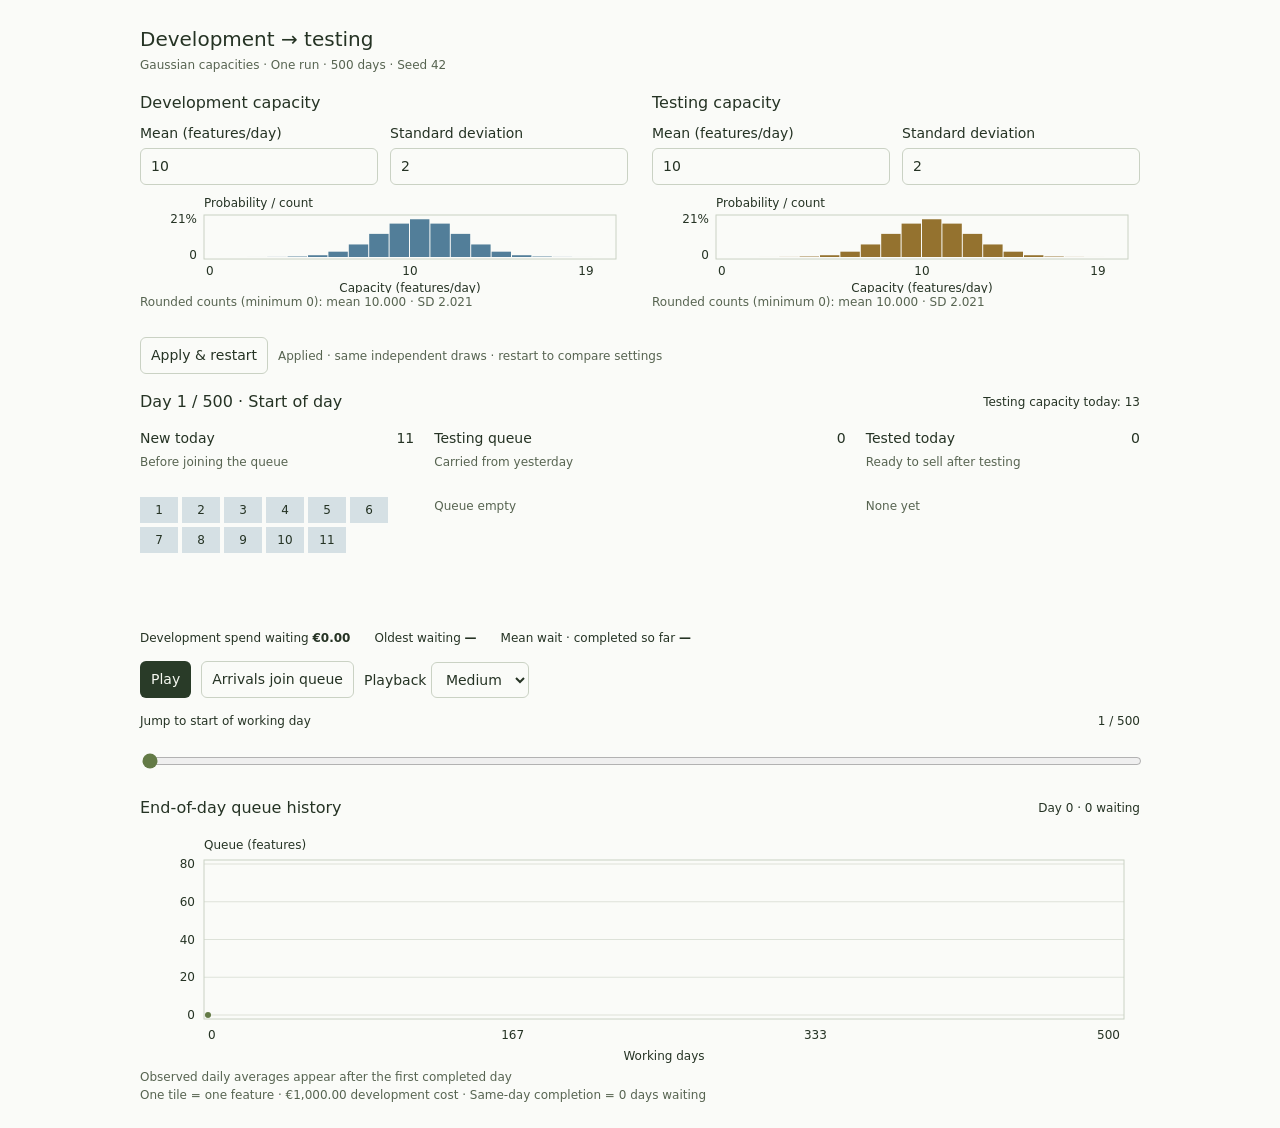
<file: figures/02_live_queue.html>
<!doctype html><html lang="en"><head><meta charset="utf-8"><meta name="viewport" content="width=device-width,initial-scale=1"><title>Queueing Theory · Fluctuating capacities</title><style>:root {
  color-scheme: light dark;
  --background: light-dark(#fafbf8,#141b17);
  --foreground: light-dark(#253324,#e5eae0);
  --muted-foreground: light-dark(#576451,#adb8a4);
  --border: light-dark(#cad2c4,#46513f);
  --primary: light-dark(#293b28,#dee6d6);
  --primary-foreground: light-dark(#f6f9f1,#1c291c);
  --input: var(--border);
  --destructive: light-dark(#ab2727,#ffaaaa);
  --viz-series-1: light-dark(#637a46,#a2c279);
  --viz-series-2: light-dark(#527e99,#8cbbd5);
  --viz-series-3: light-dark(#94722f,#d7b575);
  --font-size-base: 14px;
}
* { box-sizing: border-box; }
body { margin: 0; padding: 24px; background: var(--background); color: var(--foreground); font: 400 var(--font-size-base)/1.5 system-ui,sans-serif; }
body > main { max-width: 1000px; margin: auto; }
h2 { font-size: 20px; font-weight: 500; margin: 0; }
h3 { font-size: 16px; font-weight: 500; margin: 0; }
.text-small { font-size: 12px; }
.text-muted { color: var(--muted-foreground); }
.tabular-nums { font-variant-numeric: tabular-nums; }
.viz-row, .viz-controls { display: flex; flex-wrap: wrap; align-items: center; gap: 10px; }
.btn, .form-control, .form-select { font: inherit; color: var(--foreground); background: var(--background); border: 1px solid var(--border); border-radius: 6px; padding: 7px 10px; min-height: 36px; }
.btn { cursor: pointer; }
.btn-primary { background: var(--primary); color: var(--primary-foreground); border-color: transparent; }
.btn:disabled { opacity: .5; cursor: default; }
.form-label { display: block; }
.form-control { display: block; width: 100%; margin-top: 4px; }
.form-select { max-width: 100%; }
.form-range { width: 100%; min-height: 30px; accent-color: var(--viz-series-1); }
.text-destructive { color: var(--destructive); }
.sr-only { position: absolute; width: 1px; height: 1px; padding: 0; margin: -1px; overflow: hidden; clip: rect(0,0,0,0); white-space: nowrap; border: 0; }
[hidden] { display: none !important; }
@media (max-width: 580px) { body { padding: 16px; } }
@media (pointer: coarse) { .btn, .form-control, .form-select { min-height: 44px; } .form-control, .form-select { font-size: 16px; } }
</style></head><body><main id="capacity-queue-player">
  <style>
    #capacity-queue-player { color:var(--foreground); --tile-width:32px; }
    #capacity-queue-player * { box-sizing:border-box; }
    #capacity-queue-player .heading { padding-right:90px; margin-bottom:16px; }
    #capacity-queue-player .parameters { display:grid; grid-template-columns:repeat(2,minmax(0,1fr)); gap:24px; }
    #capacity-queue-player .fields { display:grid; grid-template-columns:repeat(2,minmax(0,1fr)); gap:12px; margin:8px 0; }
    #capacity-queue-player .distribution svg { display:block; width:100%; height:100px; }
    #capacity-queue-player .distribution-summary { min-height:36px; }
    #capacity-queue-player .configure { margin:8px 0 16px; }
    #capacity-queue-player .position-row { justify-content:space-between; margin:14px 0; }
    #capacity-queue-player .flow { display:grid; grid-template-columns:minmax(0,1fr) minmax(0,1.5fr) minmax(0,1fr); gap:20px; }
    #capacity-queue-player .stage { min-width:0; }
    #capacity-queue-player .stage-heading { display:flex; justify-content:space-between; gap:8px; flex-wrap:wrap; font-weight:500; }
    #capacity-queue-player .stage-note { min-height:36px; margin-top:4px; }
    #capacity-queue-player .tiles { display:flex; flex-wrap:wrap; align-content:flex-start; gap:4px; min-height:110px; margin:8px 0; }
    #capacity-queue-player .tile { width:var(--tile-width); height:26px; flex:0 0 var(--tile-width); display:flex; align-items:center; justify-content:center; color:var(--foreground); background:color-mix(in srgb,var(--viz-series-1) 22%,transparent); }
    #capacity-queue-player [data-stage="incoming"] .tile { background:color-mix(in srgb,var(--viz-series-2) 22%,transparent); }
    #capacity-queue-player [data-stage="outgoing"] .tile { background:color-mix(in srgb,var(--viz-series-3) 22%,transparent); }
    #capacity-queue-player .metrics { margin:14px 0; display:flex; flex-wrap:wrap; gap:12px 24px; }
    #capacity-queue-player .playback { margin:12px 0; }
    #capacity-queue-player .timeline { margin:12px 0; }
    #capacity-queue-player .history svg { display:block; width:100%; height:230px; }
    #capacity-queue-player .chart text { fill:var(--foreground); font:400 12px system-ui,sans-serif; }
    #capacity-queue-player .chart .frame { fill:none; stroke:var(--border); stroke-width:1; }
    #capacity-queue-player .chart .grid { stroke:var(--border); stroke-width:.6; }
    #capacity-queue-player .chart .line { fill:none; stroke:var(--viz-series-1); stroke-width:2; stroke-linejoin:round; }
    #capacity-queue-player .chart .area { fill:var(--viz-series-1); opacity:.12; }
    #capacity-queue-player .chart .point { fill:var(--viz-series-1); }
    #capacity-queue-player .run-summary { margin-top:4px; }
    @media (max-width:580px) {
      #capacity-queue-player .parameters, #capacity-queue-player .flow { grid-template-columns:minmax(0,1fr); gap:16px; }
      #capacity-queue-player .tiles { min-height:30px; }
      #capacity-queue-player .stage-note { min-height:0; }
      #capacity-queue-player .distribution-summary { min-height:0; }
    }
  </style>
  <div class="heading"><h2>Development → testing</h2><span class="text-small text-muted" data-role="run-label"></span></div>
  <form data-role="settings" novalidate>
    <div class="parameters">
      <section aria-labelledby="cq-development"><h3 id="cq-development">Development capacity</h3>
        <div class="fields">
          <label class="form-label">Mean (features/day)<input class="form-control" data-role="development-mean" aria-label="Development mean" type="number" min="0" max="1000" step="any" required></label>
          <label class="form-label">Standard deviation<input class="form-control" data-role="development-std" aria-label="Development standard deviation" type="number" min="0" max="1000" step="any" required></label>
        </div>
        <div class="distribution" data-role="development-distribution"><svg class="chart" role="img" aria-label="Development count distribution"></svg></div>
        <div class="text-small text-muted distribution-summary" data-role="development-effective"></div>
      </section>
      <section aria-labelledby="cq-testing"><h3 id="cq-testing">Testing capacity</h3>
        <div class="fields">
          <label class="form-label">Mean (features/day)<input class="form-control" data-role="testing-mean" aria-label="Testing mean" type="number" min="0" max="1000" step="any" required></label>
          <label class="form-label">Standard deviation<input class="form-control" data-role="testing-std" aria-label="Testing standard deviation" type="number" min="0" max="1000" step="any" required></label>
        </div>
        <div class="distribution" data-role="testing-distribution"><svg class="chart" role="img" aria-label="Testing count distribution"></svg></div>
        <div class="text-small text-muted distribution-summary" data-role="testing-effective"></div>
      </section>
    </div>
    <div class="viz-controls configure"><button type="submit" class="btn" data-role="apply">Apply &amp; restart</button><span class="text-small text-muted" data-role="settings-status">Same random draws for each comparison</span></div>
    <div class="text-small text-destructive" role="alert" data-role="error" hidden></div>
  </form>
  <div class="viz-row position-row"><h3 class="tabular-nums" data-role="position"></h3><span class="text-small tabular-nums" data-role="capacity"></span></div>
  <div class="flow">
    <section class="stage" data-stage="incoming" aria-label="Newly developed features">
      <div class="stage-heading"><span>New today</span><span class="tabular-nums" data-role="incoming-count"></span></div>
      <div class="stage-note text-small text-muted" data-role="incoming-note"></div>
      <div class="tiles" data-role="incoming" role="img"></div><div class="text-small text-muted" data-role="incoming-overflow" hidden></div>
    </section>
    <section class="stage" data-stage="waiting" aria-label="Features waiting for testing">
      <div class="stage-heading"><span>Testing queue</span><span class="tabular-nums" data-role="waiting-count"></span></div>
      <div class="stage-note text-small text-muted" data-role="waiting-note"></div>
      <div class="tiles" data-role="waiting" role="img"></div><div class="text-small text-muted" data-role="waiting-overflow" hidden></div>
    </section>
    <section class="stage" data-stage="outgoing" aria-label="Features tested today">
      <div class="stage-heading"><span>Tested today</span><span class="tabular-nums" data-role="outgoing-count"></span></div>
      <div class="stage-note text-small text-muted" data-role="outgoing-note"></div>
      <div class="tiles" data-role="outgoing" role="img"></div><div class="text-small text-muted" data-role="outgoing-overflow" hidden></div>
    </section>
  </div>
  <div class="metrics text-small">
    <span>Development spend waiting <strong class="tabular-nums" data-role="money"></strong></span>
    <span>Oldest waiting <strong class="tabular-nums" data-role="oldest"></strong></span>
    <span>Mean wait · completed so far <strong class="tabular-nums" data-role="mean-wait"></strong></span>
  </div>
  <div class="viz-controls playback">
    <button class="btn btn-primary" type="button" data-role="play">Play</button>
    <button class="btn" type="button" data-role="step">Arrivals join queue</button>
    <label class="form-label">Playback <select class="form-select" data-role="speed"><option value="1500">Slow</option><option value="600" selected>Medium</option><option value="60">Fast</option></select></label>
  </div>
  <div class="timeline"><div class="viz-row position-row text-small"><label for="cq-day">Jump to start of working day</label><span class="tabular-nums" data-role="day-label"></span></div><input class="form-range" id="cq-day" data-role="day" type="range" min="1" step="1" value="1"></div>
  <div class="history"><div class="viz-row position-row"><h3>End-of-day queue history</h3><span class="text-small tabular-nums" data-role="history-value"></span></div><div data-role="history-chart"><svg class="chart" role="img" aria-label="End-of-day queue length over completed working days"></svg></div></div>
  <div class="text-small text-muted run-summary" data-role="observed"></div>
  <div class="text-small text-muted" data-role="cost-label"></div>
  <div class="sr-only" data-role="announcement" aria-live="polite"></div>
  <script type="application/json" data-role="model-data">{"days":500,"runs":10000,"development_mean":10,"development_std":2,"testing_mean":10,"testing_std":2,"seed":42,"feature_cost_cents":100000,"currency":"EUR","development_shocks":[0.41832996532437755,0.6055761737634663,0.028787859925141258,-1.0842459992219022,1.4642209765737169,0.2907273553422226,-1.3307564204482332,-0.03472346221038387,0.2804184745662838,0.10749307134628229,-1.9208008552036724,1.578644987688177,1.0059571909462202,0.45121504680875146,-0.5934336705730759,0.09382112042939088,1.8519586686149951,-0.2559047477426558,-0.2829863734295883,0.41581600319302575,-1.088774013796634,-1.9672916477950293,0.8873784581045908,-1.3282378407865154,-0.1315798069550257,-0.36196929271731454,0.782031104518053,0.2826639866900699,-1.0059501333112255,0.018512135671883666,-1.243159525112109,2.603375854368669,0.151392231864724,-0.5155306170673858,-0.219637397991046,0.40234591196850655,1.361288284793003,0.7428773676382704,0.9368521762918816,0.175470311365551,1.5252041831431147,0.09821447267444298,-1.1649035653887985,0.5235879070967788,-1.065597890457462,-0.31079113382311335,0.5559523982648744,-0.09963476155791626,-0.25769078210983737,-1.589518691878018,-1.8149122856780782,0.5361730471970394,1.2713897873441122,-0.5540389080857349,1.7243306404826517,-0.31178569079894747,0.063318370312376,1.3821276483809044,0.5847281261889039,-0.5097501384857347,0.2513334978407789,0.4062172380401464,0.865637603014093,-0.5339251797639992,-0.038778286075553565,1.142634157277723,-0.46350628218751294,2.266922593583767,-0.528739200435618,0.32461585545899535,-0.15441649962343995,-0.8196077126523824,-1.202935725398996,0.0954483749182791,-1.361743402391233,0.27737015937118226,0.30665916780063135,-1.404192090173424,-1.538971756479995,1.5969271891305516,1.2683570578592542,-0.7444445333310268,-1.379033284515088,-0.3728941771057055,0.2252190438989925,-0.7968998979232186,-0.19003287979941358,0.4052081809349396,-1.5667060061671854,1.6222623564154803,-0.558645305227963,1.2850270026796997,-0.6488799166393668,0.6424226865000382,2.1704333392768764,-0.5491924467623142,0.03192422782254975,-0.7443914878125725,1.3057466096283938,0.8700025083789799,0.7984956514039973,0.8341781271275801,-0.37099355279698754,-0.6769107593346362,-0.5147238206864193,-1.6706239464930506,1.1594892223656552,0.5718288743721304,-0.7447942933500723,-0.29743725788909714,-1.3184188687049323,-0.25337446498783855,-1.3331809445785925,1.542128901474149,-0.30571997196109335,-1.0050500804650453,1.1260580887683371,-0.13951593516201266,0.20790904031512375,-0.5291182408492653,0.3674769001701238,1.5524171846450565,0.8207142744350581,0.14560000850718446,0.19105139233240934,1.4753464689414013,0.11034297474492899,-1.1280385411692373,0.5595240846158382,0.6435643770525943,-0.9589759471576045,0.2506699072416281,-0.011999842204034944,0.4087649343703641,-0.2850848763885447,-0.4254740146571137,0.6428893642248406,0.1576814433458211,-1.2667752298718946,0.2545959785668756,0.7484004318820354,0.8214235205619236,-0.27199820768896493,0.8767378318686633,-0.9615853874831439,-1.9646565430487475,0.3811346031781895,-0.5230038163737681,1.8353508904590083,-1.4333764944072431,-0.597762657354851,-0.4087092669718327,0.6839781556014688,-0.4221194935661331,-0.16504539501493978,0.5011242531917176,-0.8453284855509544,0.5558992996384825,2.069323218960582,0.14319520230898045,0.6633886311488685,1.0615237368931325,0.20970869488551047,-0.10467029541628337,-0.11430136987031629,0.313757357763471,-1.2979482866877432,0.7162343292051737,0.4568249514194798,-0.06321074269335643,0.0587133079904761,-0.2100549294499773,-0.4801825261396071,-1.0227079648061959,-4.0928874734068525,-1.0675819809612501,1.3837505998408914,0.5488502444017164,-0.44582365293742415,0.27466896573163885,0.3304284906282532,0.2052412874525257,1.164511967359123,-0.4764998412090577,-1.2017799036008703,0.05584250610758973,-0.9809511539826749,-0.20473152017239965,0.26026559730905696,0.05370239034060263,-1.63822222600794,0.027416740203032787,1.7771533578455623,-0.28063285303886837,0.8070598987876512,0.04899587537659876,0.7108537698255004,1.3288348638204628,0.2759582590083947,2.2080687761389672,-0.5158848896675655,0.8195245145958092,-0.8349958731385929,-0.04589686227492255,-0.5679795072847343,-0.628358714110104,0.07071926434509485,-0.881269876066027,2.528437283655376,0.4233700075715833,-0.8412189087891522,-0.6847271871440936,1.2018686822205136,-0.7132256486523013,-0.945926880452734,0.34291127760158774,-0.21711430090785627,0.6168768040284024,-1.3397576387736017,-0.11793883380482087,-0.0132514697377572,-1.5899298623024323,1.97251807995861,1.9732482122513804,0.7946065912530852,-0.9513194197461058,-0.6212414329291481,-0.4642855972662376,0.1549785420567083,-1.0793886561785762,0.33352786614452445,1.2410659178414778,0.7459907560692437,-0.26003485434130075,2.160477199695953,-0.4925277463241517,0.13855392841205844,0.042638641292361036,-0.3830919120348256,1.7937506940797903,1.884818679930426,-0.06955830065060231,-0.6064138055307665,0.9030233220123964,0.41724813575393055,0.6644710325586111,-0.16009206976395782,-1.6770005329086237,0.3868929058710496,-1.0936538962655278,-0.13263403924317493,1.4611490510744334,0.12281696651273619,1.318330950966529,1.8366874300197957,-0.14130299255079634,-0.3122716387116273,0.7741993601487978,0.13490231651343382,0.37190419969093746,-0.776191158862184,1.0573163323745138,0.14662734300418195,0.8829109507970913,-0.6721505621120315,0.055710726493766974,-1.03576911635996,-1.2844113348545587,-1.332723787197916,0.7427089249386055,-0.8129900695212989,-0.2734478084840497,-0.8951296003240966,1.2636974688806921,2.2493122869764575,-0.8291501789606724,1.787831975033754,0.022252533609910374,1.7182706074895433,-0.7224782394999609,-1.418338847153898,-0.17283426139017768,0.2321617532670346,0.6392209585950697,-0.5333422133896868,0.5641688905488056,0.6497731815661836,-0.6977060211897408,1.3417000778279322,-0.021437908841752035,1.1632906789597104,-1.4577418641638986,0.7734292126276443,0.45629851196181126,-0.5795912400251969,1.3513418606274592,-0.33926803889451224,-0.2961272286584799,-0.03585334766971726,-1.890361417809642,-1.1893374854580376,0.212424471339914,0.026522671127300754,-0.27630153327519147,1.5438924178712894,-0.46439793431285215,-0.038635458236409244,-2.1661166131046827,-1.6455718596193252,-1.3794178851356542,-0.022623706514588136,1.2411756474155626,-0.3836831289175957,0.6243325610596258,0.697224793244381,1.051398397641624,-0.7341888171870264,-0.23299285334065276,-0.7543929292093247,0.17953454463925633,0.058775837239248056,-1.4141710589761531,-0.11633639073225492,-0.2646448737132576,-2.8443132824624984,1.9003860624742872,0.2551273239598459,-1.4004580056668847,1.647077715228856,-0.8159977537454546,1.377795904261106,0.8401649169075215,-0.5332629510273081,0.3713035337379735,0.7135152066337672,-0.18891297197973533,-1.5282593360033268,-0.4892421690895684,-1.5361157673152572,-0.9567741618296719,-1.2158179431200777,-0.4016886407092721,-0.03305816067960052,-0.04687855022579491,0.7873845939386331,-0.5806346466045931,-0.026455248073382627,-0.7647937270890037,-0.7140224892334889,0.3395504920503653,-1.331906509334748,0.04471100339226368,-0.02008486982939098,0.9807779159894101,1.8685141951813151,0.14106384178002387,-0.5427342294641537,1.7540810091696926,2.091322582385765,-0.01678776768498099,0.033339212691916434,1.618520484591528,-0.46328089560367697,0.25798994621884686,0.8223716169451021,0.3154721888456543,-1.5630963544432142,-0.7153019807569123,0.12616229332652737,0.24306265237359845,-1.213930307436968,-0.033261734621376875,-1.5621168118977014,0.6117148118193999,-0.10485062902267274,1.250274034062508,0.8256592921879728,0.036120887681852246,-0.3786331005964793,-2.457683231719542,0.5555774035376833,0.05666101042784357,-0.9626452613132891,-1.4966290345057025,0.8618131903141446,-0.3933679235127296,-0.2108805364882765,-1.5209302931077702,-0.6865900945253561,-0.04785193736689244,-0.049653640481695,-0.08275544851223812,-1.1192137633593744,1.3528386142545534,1.167373920325686,-0.16495280085268943,0.4163182691497279,-0.47844356828432205,0.25467172199696225,-0.20455253719143088,0.5748699738948954,1.0527591877701235,0.9701950146345083,0.13459630410538212,-0.9952269761402349,0.3731052480235251,-0.15596329239206988,0.9225502557121043,0.39814604714051877,1.3028133099097778,1.4112522854188565,0.7609740412958422,0.5173623522060411,0.34134731810061514,1.6873685538968188,0.079489778737702,1.4819665490815301,0.41736173447938085,-2.0808256375229863,-0.9901017652442367,0.4909764904345272,1.1982428107065006,-0.8358801252045126,-0.11118800291679057,0.9366925691586472,1.0029271452448292,-1.159250895011716,0.1716512060701983,-0.9567240937605656,0.4441363692358027,-0.24374345834601494,1.4595364175146375,0.6226676591668268,0.34755704635934703,-0.4830314809998648,-1.099351820583588,0.4192579418647478,1.0649140294112849,-0.4143134070830221,-1.5749643161342175,-1.5138236383311323,0.36708892303301227,-1.6247202859214442,1.6764885929319582,0.9876036275644049,-0.7816298736497822,-0.6349733381647309,-0.6293006376927939,-0.4265906753198936,1.3217384755690629,-0.039788534341209256,-0.10435658831730396,0.037095255303338036,-0.6325427975536257,-1.2715446637082344,0.32421924554108816,0.27335833373195473,1.196763647880337,0.6535590952169229,0.08589129096256545,0.4784440397023058,0.221359001218945,-0.19211650815463605,-0.2334082390931376,-0.49578210352053087,0.6479988442908046,0.3429473597801258,-0.4600422429595245,-0.09062532093523307,-0.26219847279920966,-1.0784250182918937,-1.7445102659372094,-0.7720229299634873,-1.2724946713520198,0.8469126815571985,-1.7248891072742794,0.998989354718703,0.1742792111170632,-0.718070754290536,0.22366336676387719,-0.007014654149587777,-1.35254573488624,0.5530239699603963,-1.0011153801563997,0.4508671950809832,-0.607161899263672,-1.7281123870652817,0.385310246736783,-1.097720600860252,-1.2184491107598407,-1.068086103433688,-0.8115803744322626,0.8833894587161288,-0.6157066943484563,-0.07811816857035782,0.42106162631701805,-1.1512422056085958,-0.6415083847253734,0.95555201346244,0.9914182758305022],"testing_shocks":[1.2544943667397455,0.6062894401319061,-1.3401775973994274,-1.0691373317905166,1.3434724261452355,-2.2871798952535913,0.9351682409671787,1.5264282666215458,-0.005347270791213881,1.1354915962331407,-1.5354475739686468,0.5009069356977857,-0.3628571664624377,-1.3490696959093982,0.1645163976792796,1.580209392170912,0.020451203014564982,0.4339278362312585,-0.09652911766722963,-0.48627568596407583,-0.6795426578275943,-1.120010485531019,-1.2388177827564384,-0.7451977314231152,-0.6736658374698279,-1.5939778695681468,-0.7546315803431547,1.0103829040980912,2.1375100962749936,0.7259281829285005,1.2392776509153884,0.912210721139239,0.45925156246925875,-0.650899474552564,-0.96810605728854,-0.7999130166094813,-1.4024705764330645,1.4845000932696437,1.3703174542103,1.1092235520498297,0.054510331749243156,1.3334268257003532,1.723419408937585,-0.40936252432541476,-0.41668744835913435,-1.0977043185016153,-0.0836776251618271,-1.4263933799870827,-1.4457687671673811,-1.1285859706781027,0.2380313453597961,-0.3208129822718329,1.8459347353927793,-0.4841111071985697,-0.9335847607203652,0.6044508436816594,-0.6587313104991466,-0.1724473600661727,1.2449785881414062,-0.3727781876535987,1.6229749356399716,-0.8562345653115203,-1.1881551031742048,-1.2789105607112046,1.2067860800258217,0.7183332485303574,-1.2259036006513786,2.7131031679910844,1.066664155234434,1.3983744777905414,-1.5586408116905996,-1.2814091223540782,1.0122007799316441,-0.7344233323032155,0.7918518703412702,0.7944698604154175,1.8202032695127375,-0.7367649578130319,-0.5254821492685849,0.14645267791184094,-0.5690505492436512,1.5661110029252168,0.3639799496446019,-1.6170472199095158,-1.8336403756914692,-0.4604401254408719,-0.9046194826718318,0.2553741438931025,0.8364448616752848,1.696188620392334,0.6802158746782854,-1.8264232994518579,2.7431808975378464,-0.2857375402420893,1.078484416733651,-1.2691093257879569,-0.5659967001998981,1.7209542005181493,-1.2587737192285735,0.438922602490997,-1.0106058083281038,0.1713029314325718,2.1234032951104065,-0.0711183055771323,1.180022723196955,1.0007033692737075,-0.48079970935745214,-0.3015629159648211,2.207235537520988,0.035075126390485406,-0.948275846885139,-0.6360116308481165,0.3362985236445219,-2.1368523704478632,-1.507599369820504,-0.1735821182316396,-0.3290183543349081,0.3285375567992033,-1.187238975503406,0.9241026682293341,1.4374756383435743,-1.8244017561070747,-0.1603265479472398,-0.8384310265310896,-1.4540682288048514,0.818517618788739,0.2552659373586028,-0.4314293053188144,-0.008435432787702176,1.1258962259305543,0.6705605106511751,0.09347635532870736,1.1186830094729385,1.0987560658617053,0.2514582396060805,1.0242347636843683,-0.7044477460979635,-0.739227977371137,-0.5637820160178078,-1.251380086079718,-0.3277843944267943,-0.3582267635286735,1.0550430787025638,0.5339648301496015,1.0219132811912577,-0.4853362819815048,0.021391106382255186,0.9288637034439776,0.184801075576067,-0.02596763950298633,1.0654688739678573,-0.9790298633109165,-0.13967505200313104,0.7754777356444905,-0.46921732918106573,0.3328402506548014,-0.22916072585140845,-2.0907487884834044,-0.11163138927123831,-1.4623432678556496,0.04730612264555528,-0.49089988058607004,-1.5773122523134009,0.3519812339821753,-0.9259671837521525,-0.40967914685456897,-1.018565166036013,0.21165311839340312,-1.3883805822295494,-1.2473607573968817,0.9108167762729318,0.72881373403779,0.5391159366594267,0.08183600036395514,-0.9518154946892137,0.12618594666921026,0.04887984675683033,0.08220073455743056,-0.27778076522805367,0.3359022674511835,-0.25717226175325597,-0.7722930148916068,-0.3664061126105841,0.04756536830475544,-0.6497444433415094,0.41989214220481436,-0.22781792779335908,1.2581082378763442,-3.1410172982005196,-0.682497719720969,-0.021742398794943548,1.9233062819275089,-1.0866628095941375,-0.3433263247007402,-0.6189912645139303,-0.6216502982435516,-0.10562495235711968,-0.8951386904999474,-0.4765926648987004,-0.3614481959344011,0.9880990952907421,0.5893565177458452,0.6196255158956187,1.703981951827281,1.643787256886167,0.0009006769985958524,0.7303092285013432,1.6529410173559302,-0.8986194698188932,1.1871947729901,-1.2181028863288734,2.97138045067267,-1.1829064062337664,-0.07005617447768793,-1.0126914875799606,0.043873648531048075,-1.3449671409947515,0.28264617885029863,-0.49835724869977555,2.417408448191211,-1.538691388719915,0.3858462101584514,-1.10259919047467,-1.0770504029811896,0.45806820462815906,-0.9567694208008223,-0.4359523775284799,1.2969267095777488,0.909382391472382,-1.5768395316044943,0.9466529000091916,-1.1694098090889598,0.4416117111137429,-0.9038990253361753,0.2911454928792597,0.8085028300274634,0.862079633745138,0.8474269005367645,0.5647771251401189,-1.9364088522348821,-0.6974836766375077,0.6671651266916581,0.5027806208632803,1.7342684827684651,1.0190106550221945,-1.504048132073918,-1.4376477756826307,-2.1136550389700783,0.5237377132334776,0.7570164851423029,-1.7790189701430759,-0.6076086976259449,1.0234809697386023,-0.49716357415010404,-1.0560782476118502,-1.1199796518601828,1.1825628434521496,-0.03354076076592691,1.0698397662649366,-1.54126488591385,1.5237471741950772,0.4291188934176656,2.49671482807232,0.12433304421454935,-0.10538480676273723,-0.9902117877006356,-2.272429432225783,1.3801561999991203,-0.8599282434000558,-0.7945936944350697,-2.5273702942353573,0.27129490525120553,-0.6304006886600758,0.8772627960736644,0.29465819499028306,1.027739401200748,0.363594240000456,1.2651086323247922,2.0167718835637696,-0.5694686147022956,-0.23430093255834636,-0.14919181103685505,0.15101635734356153,-0.3833292163494672,1.3600060998044294,-0.2589687253621901,1.0101786688828798,1.48057087643857,-0.8406093228196864,-0.37855291391052354,1.9480267118371934,0.9015006163025047,0.829704491999882,1.423989000213047,-1.5837488225058833,0.9461608579822879,-0.3698485021099455,-1.985326658175,-1.1254631647844051,-0.7739457499983305,-1.4652995556811799,0.49910766449545013,1.8825236029996184,-1.4451525789213788,0.016027703513663904,0.11411005226522497,1.0591200187438157,-0.12024077389797164,0.12816547714023546,-0.0705006562356524,-0.5435684194235487,-0.7342968230826812,-0.4892001232929521,0.8659513521030202,-0.6296759283763487,0.3281803961826035,0.6317318535338967,-0.06052195967400352,-0.6998983611360471,0.8975344293796358,0.19935125705585993,0.13448844690252745,0.48157389924363553,0.34966157486798094,1.355629706915441,-1.1992511940757726,-0.46373758437751306,0.9296339535747817,0.8617212965854094,-0.09222285301153296,0.5243098174258971,0.5507382500051999,1.3602317770496197,-1.0235384517202324,-2.5904919826191715,0.5249072813599623,0.1388850911846343,1.9985496167884766,-1.456208200829106,1.2941980198856666,-0.0045842020480855224,-0.6527682815954041,-1.990692354385969,-1.348866572815242,0.15937759929829934,-1.0853711859306987,0.7511231447948541,0.31367901847708585,0.5569453606106933,-0.1325878267316965,2.0717940340612553,-1.4447703787230046,0.3650309696231268,-1.1818584036599555,-0.04095664235415196,-0.22456466602774477,1.1833590338342481,0.5643634769674772,-0.023742176382589818,-0.76827411586048,-0.8465100812996434,2.141549305601697,0.11547857288566175,0.7949917221878783,0.37825791377543644,0.8718878612560406,-0.7933173900377248,-1.4215505230324705,0.617180185155809,-0.7347431118521406,0.08005451738114765,-0.28997305724593503,0.756381094382987,-1.593339235751789,1.2594105828123925,-0.36455039645415305,2.369894018791352,1.8720472425673234,-0.7842838982980505,1.2905391374886475,-1.1131898022671145,-1.1641478938064398,1.9796447045393117,-0.08028440394423607,-0.9225139378964546,0.6687527003832231,1.4362009727811058,-2.2182613326720397,-0.3408332326580948,0.3455719173298043,-0.9824643452295493,1.9876413694226158,-0.988063033090637,1.1303661895764243,-0.05441836235973906,-0.4363032645252405,-0.010201120093750914,0.1489209180253014,-0.6364044961075114,0.7850321488622768,-0.32417803685903823,0.987292628252497,-0.6720368461636831,0.7240258214393966,3.1705906214252035,0.3881145108214118,0.9190851449318834,-2.179923240165681,0.8854130905746097,-0.2685992669592002,-1.1019145040619156,-0.497975611657831,1.0444937032885562,-0.9600483700261038,-0.6388630034090226,0.3839322890926649,1.957669752089713,-0.14711814802886378,-0.07256733414172677,-0.4312400444370995,0.2682751718989249,0.9602483853367557,1.2548997604318248,-0.4161362450902779,-0.3112502180722337,0.6233325327766135,-0.07911828361348497,-0.5127549864703221,0.7558903477882668,0.7275917813734599,0.18971335598549335,0.4160518847321503,-0.3754553852557816,0.3529753112504669,1.761590365359331,1.2722186413720171,-0.09658448498901005,-1.1551039801837029,1.5367947109663014,2.607945890148567,-0.10867494605696926,-1.178829575306489,1.5376051306909322,1.346422249564806,-1.197624514577498,1.2187629018304522,-0.11094658820246933,-0.5784889235229516,-0.39930742424596144,0.8604479442663989,-0.8213044950249044,0.3773362834296822,1.5800275095798963,0.5832932639178148,1.1657545408159784,0.23298909834714474,0.5506485683495136,-0.09684814802051811,0.24347627530118857,-0.29606553022804993,0.6067395899121097,-1.1010776004701421,0.6499069953243053,1.4145495052924473,1.442138479720664,0.7396340441513327,0.5309936617455846,-0.7801293672027991,-0.6393825021008871,-0.23314453721658224,-0.20880543253525924,0.06546027627324146,0.4824290353173636,-1.78011415664635,0.8526998164558776,-0.9224734068990794,-1.0723475650806693,0.9369487264203927,-1.6707829379317134,0.481570362418984,-0.3287874236449257,-0.8361580091844456,-1.5958171820618678,-0.22324578554468094,-0.17838657765921273,-0.7075226151868138,-1.0423913264789635,-1.455341469957773,-0.016075352158913907,-0.01806733269698396,-1.0720485323717261,0.3816855696750813,1.0706243120189884,-0.4960099793254759,-1.3613985726887483,1.1952957725553066,-1.0575082768744044,0.43416202781057933,-0.014509982150873919,0.7200763778454625],"reference":{"arrivals":[11,11,10,8,13,11,7,10,11,10,6,13,12,11,9,10,14,9,9,11,8,6,12,7,10,9,12,11,8,10,8,15,10,9,10,11,13,11,12,10,13,10,8,11,8,9,11,10,9,7,6,11,13,9,13,9,10,13,11,9,11,11,12,9,10,12,9,15,9,11,10,8,8,10,7,11,11,7,7,13,13,9,7,9,10,8,10,11,7,13,9,13,9,11,14,9,10,9,13,12,12,12,9,9,9,7,12,11,9,9,7,9,7,13,9,8,12,10,10,9,11,13,12,10,10,13,10,8,11,11,8,11,10,11,9,9,11,10,7,11,11,12,9,12,8,6,11,9,14,7,9,9,11,9,10,11,8,11,14,10,11,12,10,10,10,11,7,11,11,10,10,10,9,8,2,8,13,11,9,11,11,10,12,9,8,10,8,10,11,10,7,10,14,9,12,10,11,13,11,14,9,12,8,10,9,9,10,8,15,11,8,9,12,9,8,11,10,11,7,10,10,7,14,14,12,8,9,9,10,8,11,12,11,9,14,9,10,10,9,14,14,10,9,12,11,11,10,7,11,8,10,13,10,13,14,10,9,12,10,11,8,12,10,12,9,10,8,7,7,11,8,9,8,13,14,8,14,10,13,9,7,10,10,11,9,11,11,9,13,10,12,7,12,11,9,13,9,9,10,6,8,10,10,9,13,9,10,6,7,7,10,12,9,11,11,12,9,10,8,10,10,7,10,9,4,14,11,7,13,8,13,12,9,11,11,10,7,9,7,8,8,9,10,10,12,9,10,8,9,11,7,10,10,12,14,10,9,14,14,10,10,13,9,11,12,11,7,9,10,10,8,10,7,11,10,13,12,10,9,5,11,10,8,7,12,9,10,7,9,10,10,10,8,13,12,10,11,9,11,10,11,12,12,10,8,11,10,12,11,13,13,12,11,11,13,10,13,11,6,8,11,12,8,10,12,12,8,10,8,11,10,13,11,11,9,8,11,12,9,7,7,11,7,13,12,8,9,9,9,13,10,10,10,9,7,11,11,12,11,10,11,10,10,10,9,11,11,9,10,9,8,7,8,7,12,7,12,10,9,10,10,7,11,8,11,9,7,11,8,8,8,8,12,9,10,11,8,9,12,12],"capacities":[13,11,7,8,13,5,12,13,10,12,7,11,9,7,10,13,10,11,10,9,9,8,8,9,9,7,8,12,14,11,12,12,11,9,8,8,7,13,13,12,10,13,13,9,9,8,10,7,7,8,10,9,14,9,8,11,9,10,12,9,13,8,8,7,12,11,8,15,12,13,7,7,12,9,12,12,14,9,9,10,9,13,11,7,6,9,8,11,12,13,11,6,15,9,12,7,9,13,7,11,8,10,14,10,12,12,9,9,14,10,8,9,11,6,7,10,9,11,8,12,13,6,10,8,7,12,11,9,10,12,11,10,12,12,11,12,9,9,9,7,9,9,12,11,12,9,10,12,10,10,12,8,10,12,9,11,10,6,10,7,10,9,7,11,8,9,8,10,7,8,12,11,11,10,8,10,10,10,9,11,9,8,9,10,9,11,10,13,4,9,10,14,8,9,9,9,10,8,9,9,12,11,11,13,13,10,11,13,8,12,8,16,8,10,8,10,7,11,9,15,7,11,8,8,11,8,9,13,12,7,12,8,11,8,11,12,12,12,11,6,9,11,11,13,12,7,7,6,11,12,6,9,12,9,8,8,12,10,12,7,13,11,15,10,10,8,5,13,8,8,5,11,9,12,11,12,11,13,14,9,10,10,10,9,13,9,12,13,8,9,14,12,12,13,7,12,9,6,8,8,7,11,14,7,10,10,12,10,10,10,9,9,9,12,9,11,11,10,9,12,10,10,11,11,13,8,9,12,12,10,11,11,13,8,5,11,10,14,7,13,10,9,6,7,10,8,12,11,11,10,14,7,11,8,10,10,12,11,10,8,8,14,10,12,11,12,8,7,11,9,10,9,12,7,13,9,15,14,8,13,8,8,14,10,8,11,13,6,9,11,8,14,8,12,10,9,10,10,9,12,9,12,9,11,16,11,12,6,12,9,8,9,12,8,9,11,14,10,10,9,11,12,13,9,9,11,10,9,12,11,10,11,9,11,14,13,10,8,13,15,10,8,13,13,8,12,10,9,9,12,8,11,13,11,12,10,11,10,10,9,11,8,11,13,13,11,11,8,9,10,10,10,11,6,12,8,8,12,7,11,9,8,7,10,10,9,8,7,10,10,8,11,12,9,7,12,8,11,10,11],"backlog":[0,0,0,3,3,3,9,4,1,2,0,0,2,5,9,8,5,9,7,6,8,7,5,9,7,8,10,14,13,7,6,2,5,4,4,6,9,15,13,12,10,13,10,5,7,6,7,8,11,13,12,8,10,9,9,14,12,13,16,15,15,13,16,20,22,20,21,22,22,19,17,20,21,17,18,13,12,9,7,5,8,12,8,4,6,10,9,11,11,6,6,4,11,5,7,9,11,12,8,14,15,19,21,16,15,12,7,10,12,7,6,5,5,1,8,10,8,11,10,12,9,7,14,16,18,21,22,21,20,21,20,17,18,16,15,13,10,12,13,11,15,17,20,17,18,14,11,12,9,13,10,7,8,9,6,7,7,5,10,14,17,18,21,24,23,25,27,26,27,31,33,31,30,28,26,20,18,21,22,22,22,24,26,29,28,27,26,24,21,28,29,26,22,28,28,31,32,33,38,40,45,42,43,40,37,33,32,31,26,33,32,32,25,29,28,28,29,32,32,30,25,28,24,30,36,37,37,37,33,31,32,31,35,35,36,39,36,34,32,30,38,43,42,40,39,38,42,45,46,46,42,46,50,48,52,58,60,57,59,57,61,56,57,52,54,53,55,58,52,51,54,57,55,54,55,58,54,57,54,53,53,50,50,50,52,48,50,49,45,50,51,49,44,44,42,44,45,45,48,50,48,49,48,44,46,49,48,46,42,39,36,37,40,40,39,41,42,40,40,39,37,37,34,33,31,22,28,30,25,26,24,26,27,23,26,32,31,28,23,23,18,16,16,20,23,25,26,24,21,19,20,13,16,15,19,23,23,20,23,27,29,31,30,29,28,29,28,27,29,28,29,27,28,23,27,24,28,25,21,22,14,17,19,13,10,14,12,9,10,10,9,11,7,7,8,10,11,12,11,13,11,13,13,16,15,7,7,5,11,10,14,19,22,21,24,28,27,26,27,23,22,22,22,17,18,21,22,20,21,17,17,17,19,21,21,16,11,12,16,12,4,1,4,0,0,4,0,0,0,0,1,3,2,0,0,0,1,1,3,4,5,5,7,6,3,0,0,0,1,2,1,0,0,0,1,1,0,4,2,4,3,4,3,7,5,6,6,5,9,7,5,5,2,2,2,5,4,4,2,4,5],"completed":[11,11,7,8,13,5,12,13,10,12,6,11,9,7,10,13,10,11,10,9,9,8,8,9,9,7,8,12,14,11,12,12,11,9,8,8,7,13,13,12,10,13,13,9,9,8,10,7,7,8,10,9,14,9,8,11,9,10,12,9,13,8,8,7,12,11,8,15,12,13,7,7,12,9,12,12,14,9,9,10,9,13,11,7,6,9,8,11,12,13,11,6,15,9,12,7,9,13,7,11,8,10,14,10,12,12,9,9,14,10,8,9,11,6,7,10,9,11,8,12,13,6,10,8,7,12,11,9,10,12,11,10,12,12,11,12,9,9,9,7,9,9,12,11,12,9,10,12,10,10,12,8,10,12,9,11,10,6,10,7,10,9,7,11,8,9,8,10,7,8,12,11,11,10,8,10,10,10,9,11,9,8,9,10,9,11,10,13,4,9,10,14,8,9,9,9,10,8,9,9,12,11,11,13,13,10,11,13,8,12,8,16,8,10,8,10,7,11,9,15,7,11,8,8,11,8,9,13,12,7,12,8,11,8,11,12,12,12,11,6,9,11,11,13,12,7,7,6,11,12,6,9,12,9,8,8,12,10,12,7,13,11,15,10,10,8,5,13,8,8,5,11,9,12,11,12,11,13,14,9,10,10,10,9,13,9,12,13,8,9,14,12,12,13,7,12,9,6,8,8,7,11,14,7,10,10,12,10,10,10,9,9,9,12,9,11,11,10,9,12,10,10,11,11,13,8,9,12,12,10,11,11,13,8,5,11,10,14,7,13,10,9,6,7,10,8,12,11,11,10,14,7,11,8,10,10,12,11,10,8,8,14,10,12,11,12,8,7,11,9,10,9,12,7,13,9,15,14,8,13,8,8,14,10,8,11,13,6,9,11,8,14,8,12,10,9,10,10,9,12,9,12,9,11,16,11,12,6,12,9,8,9,12,8,9,11,14,10,10,9,11,12,13,9,9,11,10,9,12,11,10,11,9,11,14,13,10,8,13,15,10,8,11,13,8,12,9,9,9,12,8,11,12,9,7,10,11,10,10,9,11,8,11,13,12,11,11,8,9,10,9,7,8,6,12,8,8,12,7,11,9,8,7,10,10,9,8,7,10,10,8,11,12,9,7,12,8,11,10,11],"unused":[2,0,0,0,0,0,0,0,0,0,1,0,0,0,0,0,0,0,0,0,0,0,0,0,0,0,0,0,0,0,0,0,0,0,0,0,0,0,0,0,0,0,0,0,0,0,0,0,0,0,0,0,0,0,0,0,0,0,0,0,0,0,0,0,0,0,0,0,0,0,0,0,0,0,0,0,0,0,0,0,0,0,0,0,0,0,0,0,0,0,0,0,0,0,0,0,0,0,0,0,0,0,0,0,0,0,0,0,0,0,0,0,0,0,0,0,0,0,0,0,0,0,0,0,0,0,0,0,0,0,0,0,0,0,0,0,0,0,0,0,0,0,0,0,0,0,0,0,0,0,0,0,0,0,0,0,0,0,0,0,0,0,0,0,0,0,0,0,0,0,0,0,0,0,0,0,0,0,0,0,0,0,0,0,0,0,0,0,0,0,0,0,0,0,0,0,0,0,0,0,0,0,0,0,0,0,0,0,0,0,0,0,0,0,0,0,0,0,0,0,0,0,0,0,0,0,0,0,0,0,0,0,0,0,0,0,0,0,0,0,0,0,0,0,0,0,0,0,0,0,0,0,0,0,0,0,0,0,0,0,0,0,0,0,0,0,0,0,0,0,0,0,0,0,0,0,0,0,0,0,0,0,0,0,0,0,0,0,0,0,0,0,0,0,0,0,0,0,0,0,0,0,0,0,0,0,0,0,0,0,0,0,0,0,0,0,0,0,0,0,0,0,0,0,0,0,0,0,0,0,0,0,0,0,0,0,0,0,0,0,0,0,0,0,0,0,0,0,0,0,0,0,0,0,0,0,0,0,0,0,0,0,0,0,0,0,0,0,0,0,0,0,0,0,0,0,0,0,0,0,0,0,0,0,0,0,0,0,0,0,0,0,0,0,0,0,0,0,0,0,0,0,0,0,0,0,0,0,0,0,0,0,0,0,0,0,0,0,0,0,0,0,0,0,0,0,0,0,0,0,0,0,0,0,0,0,0,0,0,0,0,0,2,0,0,0,1,0,0,0,0,0,1,2,5,0,0,0,0,0,0,0,0,0,1,0,0,0,0,0,1,3,3,0,0,0,0,0,0,0,0,0,0,0,0,0,0,0,0,0,0,0,0,0,0,0,0,0,0,0],"live_days":[{"arrival_first":1,"arrivals":11,"capacity":13,"tested_first":1,"tested":11,"unused":2,"queue_first":[1,1,12],"queue_counts":[0,11,0],"queue_cost_cents":[0,1100000,0],"oldest_wait":[null,0,null],"mean_wait_today":0.0},{"arrival_first":12,"arrivals":11,"capacity":11,"tested_first":12,"tested":11,"unused":0,"queue_first":[12,12,23],"queue_counts":[0,11,0],"queue_cost_cents":[0,1100000,0],"oldest_wait":[null,0,null],"mean_wait_today":0.0},{"arrival_first":23,"arrivals":10,"capacity":7,"tested_first":23,"tested":7,"unused":0,"queue_first":[23,23,30],"queue_counts":[0,10,3],"queue_cost_cents":[0,1000000,300000],"oldest_wait":[null,0,0],"mean_wait_today":0.0},{"arrival_first":33,"arrivals":8,"capacity":8,"tested_first":30,"tested":8,"unused":0,"queue_first":[30,30,38],"queue_counts":[3,11,3],"queue_cost_cents":[300000,1100000,300000],"oldest_wait":[1,1,0],"mean_wait_today":0.375},{"arrival_first":41,"arrivals":13,"capacity":13,"tested_first":38,"tested":13,"unused":0,"queue_first":[38,38,51],"queue_counts":[3,16,3],"queue_cost_cents":[300000,1600000,300000],"oldest_wait":[1,1,0],"mean_wait_today":0.23076923076923078},{"arrival_first":54,"arrivals":11,"capacity":5,"tested_first":51,"tested":5,"unused":0,"queue_first":[51,51,56],"queue_counts":[3,14,9],"queue_cost_cents":[300000,1400000,900000],"oldest_wait":[1,1,0],"mean_wait_today":0.6},{"arrival_first":65,"arrivals":7,"capacity":12,"tested_first":56,"tested":12,"unused":0,"queue_first":[56,56,68],"queue_counts":[9,16,4],"queue_cost_cents":[900000,1600000,400000],"oldest_wait":[1,1,0],"mean_wait_today":0.75},{"arrival_first":72,"arrivals":10,"capacity":13,"tested_first":68,"tested":13,"unused":0,"queue_first":[68,68,81],"queue_counts":[4,14,1],"queue_cost_cents":[400000,1400000,100000],"oldest_wait":[1,1,0],"mean_wait_today":0.3076923076923077},{"arrival_first":82,"arrivals":11,"capacity":10,"tested_first":81,"tested":10,"unused":0,"queue_first":[81,81,91],"queue_counts":[1,12,2],"queue_cost_cents":[100000,1200000,200000],"oldest_wait":[1,1,0],"mean_wait_today":0.1},{"arrival_first":93,"arrivals":10,"capacity":12,"tested_first":91,"tested":12,"unused":0,"queue_first":[91,91,103],"queue_counts":[2,12,0],"queue_cost_cents":[200000,1200000,0],"oldest_wait":[1,1,null],"mean_wait_today":0.16666666666666666},{"arrival_first":103,"arrivals":6,"capacity":7,"tested_first":103,"tested":6,"unused":1,"queue_first":[103,103,109],"queue_counts":[0,6,0],"queue_cost_cents":[0,600000,0],"oldest_wait":[null,0,null],"mean_wait_today":0.0},{"arrival_first":109,"arrivals":13,"capacity":11,"tested_first":109,"tested":11,"unused":0,"queue_first":[109,109,120],"queue_counts":[0,13,2],"queue_cost_cents":[0,1300000,200000],"oldest_wait":[null,0,0],"mean_wait_today":0.0},{"arrival_first":122,"arrivals":12,"capacity":9,"tested_first":120,"tested":9,"unused":0,"queue_first":[120,120,129],"queue_counts":[2,14,5],"queue_cost_cents":[200000,1400000,500000],"oldest_wait":[1,1,0],"mean_wait_today":0.2222222222222222},{"arrival_first":134,"arrivals":11,"capacity":7,"tested_first":129,"tested":7,"unused":0,"queue_first":[129,129,136],"queue_counts":[5,16,9],"queue_cost_cents":[500000,1600000,900000],"oldest_wait":[1,1,0],"mean_wait_today":0.7142857142857143},{"arrival_first":145,"arrivals":9,"capacity":10,"tested_first":136,"tested":10,"unused":0,"queue_first":[136,136,146],"queue_counts":[9,18,8],"queue_cost_cents":[900000,1800000,800000],"oldest_wait":[1,1,0],"mean_wait_today":0.9},{"arrival_first":154,"arrivals":10,"capacity":13,"tested_first":146,"tested":13,"unused":0,"queue_first":[146,146,159],"queue_counts":[8,18,5],"queue_cost_cents":[800000,1800000,500000],"oldest_wait":[1,1,0],"mean_wait_today":0.6153846153846154},{"arrival_first":164,"arrivals":14,"capacity":10,"tested_first":159,"tested":10,"unused":0,"queue_first":[159,159,169],"queue_counts":[5,19,9],"queue_cost_cents":[500000,1900000,900000],"oldest_wait":[1,1,0],"mean_wait_today":0.5},{"arrival_first":178,"arrivals":9,"capacity":11,"tested_first":169,"tested":11,"unused":0,"queue_first":[169,169,180],"queue_counts":[9,18,7],"queue_cost_cents":[900000,1800000,700000],"oldest_wait":[1,1,0],"mean_wait_today":0.8181818181818182},{"arrival_first":187,"arrivals":9,"capacity":10,"tested_first":180,"tested":10,"unused":0,"queue_first":[180,180,190],"queue_counts":[7,16,6],"queue_cost_cents":[700000,1600000,600000],"oldest_wait":[1,1,0],"mean_wait_today":0.7},{"arrival_first":196,"arrivals":11,"capacity":9,"tested_first":190,"tested":9,"unused":0,"queue_first":[190,190,199],"queue_counts":[6,17,8],"queue_cost_cents":[600000,1700000,800000],"oldest_wait":[1,1,0],"mean_wait_today":0.6666666666666666},{"arrival_first":207,"arrivals":8,"capacity":9,"tested_first":199,"tested":9,"unused":0,"queue_first":[199,199,208],"queue_counts":[8,16,7],"queue_cost_cents":[800000,1600000,700000],"oldest_wait":[1,1,0],"mean_wait_today":0.8888888888888888},{"arrival_first":215,"arrivals":6,"capacity":8,"tested_first":208,"tested":8,"unused":0,"queue_first":[208,208,216],"queue_counts":[7,13,5],"queue_cost_cents":[700000,1300000,500000],"oldest_wait":[1,1,0],"mean_wait_today":0.875},{"arrival_first":221,"arrivals":12,"capacity":8,"tested_first":216,"tested":8,"unused":0,"queue_first":[216,216,224],"queue_counts":[5,17,9],"queue_cost_cents":[500000,1700000,900000],"oldest_wait":[1,1,0],"mean_wait_today":0.625},{"arrival_first":233,"arrivals":7,"capacity":9,"tested_first":224,"tested":9,"unused":0,"queue_first":[224,224,233],"queue_counts":[9,16,7],"queue_cost_cents":[900000,1600000,700000],"oldest_wait":[1,1,0],"mean_wait_today":1.0},{"arrival_first":240,"arrivals":10,"capacity":9,"tested_first":233,"tested":9,"unused":0,"queue_first":[233,233,242],"queue_counts":[7,17,8],"queue_cost_cents":[700000,1700000,800000],"oldest_wait":[1,1,0],"mean_wait_today":0.7777777777777778},{"arrival_first":250,"arrivals":9,"capacity":7,"tested_first":242,"tested":7,"unused":0,"queue_first":[242,242,249],"queue_counts":[8,17,10],"queue_cost_cents":[800000,1700000,1000000],"oldest_wait":[1,1,1],"mean_wait_today":1.0},{"arrival_first":259,"arrivals":12,"capacity":8,"tested_first":249,"tested":8,"unused":0,"queue_first":[249,249,257],"queue_counts":[10,22,14],"queue_cost_cents":[1000000,2200000,1400000],"oldest_wait":[2,2,1],"mean_wait_today":1.125},{"arrival_first":271,"arrivals":11,"capacity":12,"tested_first":257,"tested":12,"unused":0,"queue_first":[257,257,269],"queue_counts":[14,25,13],"queue_cost_cents":[1400000,2500000,1300000],"oldest_wait":[2,2,1],"mean_wait_today":1.1666666666666667},{"arrival_first":282,"arrivals":8,"capacity":14,"tested_first":269,"tested":14,"unused":0,"queue_first":[269,269,283],"queue_counts":[13,21,7],"queue_cost_cents":[1300000,2100000,700000],"oldest_wait":[2,2,0],"mean_wait_today":1.0714285714285714},{"arrival_first":290,"arrivals":10,"capacity":11,"tested_first":283,"tested":11,"unused":0,"queue_first":[283,283,294],"queue_counts":[7,17,6],"queue_cost_cents":[700000,1700000,600000],"oldest_wait":[1,1,0],"mean_wait_today":0.6363636363636364},{"arrival_first":300,"arrivals":8,"capacity":12,"tested_first":294,"tested":12,"unused":0,"queue_first":[294,294,306],"queue_counts":[6,14,2],"queue_cost_cents":[600000,1400000,200000],"oldest_wait":[1,1,0],"mean_wait_today":0.5},{"arrival_first":308,"arrivals":15,"capacity":12,"tested_first":306,"tested":12,"unused":0,"queue_first":[306,306,318],"queue_counts":[2,17,5],"queue_cost_cents":[200000,1700000,500000],"oldest_wait":[1,1,0],"mean_wait_today":0.16666666666666666},{"arrival_first":323,"arrivals":10,"capacity":11,"tested_first":318,"tested":11,"unused":0,"queue_first":[318,318,329],"queue_counts":[5,15,4],"queue_cost_cents":[500000,1500000,400000],"oldest_wait":[1,1,0],"mean_wait_today":0.45454545454545453},{"arrival_first":333,"arrivals":9,"capacity":9,"tested_first":329,"tested":9,"unused":0,"queue_first":[329,329,338],"queue_counts":[4,13,4],"queue_cost_cents":[400000,1300000,400000],"oldest_wait":[1,1,0],"mean_wait_today":0.4444444444444444},{"arrival_first":342,"arrivals":10,"capacity":8,"tested_first":338,"tested":8,"unused":0,"queue_first":[338,338,346],"queue_counts":[4,14,6],"queue_cost_cents":[400000,1400000,600000],"oldest_wait":[1,1,0],"mean_wait_today":0.5},{"arrival_first":352,"arrivals":11,"capacity":8,"tested_first":346,"tested":8,"unused":0,"queue_first":[346,346,354],"queue_counts":[6,17,9],"queue_cost_cents":[600000,1700000,900000],"oldest_wait":[1,1,0],"mean_wait_today":0.75},{"arrival_first":363,"arrivals":13,"capacity":7,"tested_first":354,"tested":7,"unused":0,"queue_first":[354,354,361],"queue_counts":[9,22,15],"queue_cost_cents":[900000,2200000,1500000],"oldest_wait":[1,1,1],"mean_wait_today":1.0},{"arrival_first":376,"arrivals":11,"capacity":13,"tested_first":361,"tested":13,"unused":0,"queue_first":[361,361,374],"queue_counts":[15,26,13],"queue_cost_cents":[1500000,2600000,1300000],"oldest_wait":[2,2,1],"mean_wait_today":1.1538461538461537},{"arrival_first":387,"arrivals":12,"capacity":13,"tested_first":374,"tested":13,"unused":0,"queue_first":[374,374,387],"queue_counts":[13,25,12],"queue_cost_cents":[1300000,2500000,1200000],"oldest_wait":[2,2,0],"mean_wait_today":1.1538461538461537},{"arrival_first":399,"arrivals":10,"capacity":12,"tested_first":387,"tested":12,"unused":0,"queue_first":[387,387,399],"queue_counts":[12,22,10],"queue_cost_cents":[1200000,2200000,1000000],"oldest_wait":[1,1,0],"mean_wait_today":1.0},{"arrival_first":409,"arrivals":13,"capacity":10,"tested_first":399,"tested":10,"unused":0,"queue_first":[399,399,409],"queue_counts":[10,23,13],"queue_cost_cents":[1000000,2300000,1300000],"oldest_wait":[1,1,0],"mean_wait_today":1.0},{"arrival_first":422,"arrivals":10,"capacity":13,"tested_first":409,"tested":13,"unused":0,"queue_first":[409,409,422],"queue_counts":[13,23,10],"queue_cost_cents":[1300000,2300000,1000000],"oldest_wait":[1,1,0],"mean_wait_today":1.0},{"arrival_first":432,"arrivals":8,"capacity":13,"tested_first":422,"tested":13,"unused":0,"queue_first":[422,422,435],"queue_counts":[10,18,5],"queue_cost_cents":[1000000,1800000,500000],"oldest_wait":[1,1,0],"mean_wait_today":0.7692307692307693},{"arrival_first":440,"arrivals":11,"capacity":9,"tested_first":435,"tested":9,"unused":0,"queue_first":[435,435,444],"queue_counts":[5,16,7],"queue_cost_cents":[500000,1600000,700000],"oldest_wait":[1,1,0],"mean_wait_today":0.5555555555555556},{"arrival_first":451,"arrivals":8,"capacity":9,"tested_first":444,"tested":9,"unused":0,"queue_first":[444,444,453],"queue_counts":[7,15,6],"queue_cost_cents":[700000,1500000,600000],"oldest_wait":[1,1,0],"mean_wait_today":0.7777777777777778},{"arrival_first":459,"arrivals":9,"capacity":8,"tested_first":453,"tested":8,"unused":0,"queue_first":[453,453,461],"queue_counts":[6,15,7],"queue_cost_cents":[600000,1500000,700000],"oldest_wait":[1,1,0],"mean_wait_today":0.75},{"arrival_first":468,"arrivals":11,"capacity":10,"tested_first":461,"tested":10,"unused":0,"queue_first":[461,461,471],"queue_counts":[7,18,8],"queue_cost_cents":[700000,1800000,800000],"oldest_wait":[1,1,0],"mean_wait_today":0.7},{"arrival_first":479,"arrivals":10,"capacity":7,"tested_first":471,"tested":7,"unused":0,"queue_first":[471,471,478],"queue_counts":[8,18,11],"queue_cost_cents":[800000,1800000,1100000],"oldest_wait":[1,1,1],"mean_wait_today":1.0},{"arrival_first":489,"arrivals":9,"capacity":7,"tested_first":478,"tested":7,"unused":0,"queue_first":[478,478,485],"queue_counts":[11,20,13],"queue_cost_cents":[1100000,2000000,1300000],"oldest_wait":[2,2,1],"mean_wait_today":1.1428571428571428},{"arrival_first":498,"arrivals":7,"capacity":8,"tested_first":485,"tested":8,"unused":0,"queue_first":[485,485,493],"queue_counts":[13,20,12],"queue_cost_cents":[1300000,2000000,1200000],"oldest_wait":[2,2,1],"mean_wait_today":1.5},{"arrival_first":505,"arrivals":6,"capacity":10,"tested_first":493,"tested":10,"unused":0,"queue_first":[493,493,503],"queue_counts":[12,18,8],"queue_cost_cents":[1200000,1800000,800000],"oldest_wait":[2,2,1],"mean_wait_today":1.5},{"arrival_first":511,"arrivals":11,"capacity":9,"tested_first":503,"tested":9,"unused":0,"queue_first":[503,503,512],"queue_counts":[8,19,10],"queue_cost_cents":[800000,1900000,1000000],"oldest_wait":[2,2,0],"mean_wait_today":1.1111111111111112},{"arrival_first":522,"arrivals":13,"capacity":14,"tested_first":512,"tested":14,"unused":0,"queue_first":[512,512,526],"queue_counts":[10,23,9],"queue_cost_cents":[1000000,2300000,900000],"oldest_wait":[1,1,0],"mean_wait_today":0.7142857142857143},{"arrival_first":535,"arrivals":9,"capacity":9,"tested_first":526,"tested":9,"unused":0,"queue_first":[526,526,535],"queue_counts":[9,18,9],"queue_cost_cents":[900000,1800000,900000],"oldest_wait":[1,1,0],"mean_wait_today":1.0},{"arrival_first":544,"arrivals":13,"capacity":8,"tested_first":535,"tested":8,"unused":0,"queue_first":[535,535,543],"queue_counts":[9,22,14],"queue_cost_cents":[900000,2200000,1400000],"oldest_wait":[1,1,1],"mean_wait_today":1.0},{"arrival_first":557,"arrivals":9,"capacity":11,"tested_first":543,"tested":11,"unused":0,"queue_first":[543,543,554],"queue_counts":[14,23,12],"queue_cost_cents":[1400000,2300000,1200000],"oldest_wait":[2,2,1],"mean_wait_today":1.0909090909090908},{"arrival_first":566,"arrivals":10,"capacity":9,"tested_first":554,"tested":9,"unused":0,"queue_first":[554,554,563],"queue_counts":[12,22,13],"queue_cost_cents":[1200000,2200000,1300000],"oldest_wait":[2,2,1],"mean_wait_today":1.3333333333333333},{"arrival_first":576,"arrivals":13,"capacity":10,"tested_first":563,"tested":10,"unused":0,"queue_first":[563,563,573],"queue_counts":[13,26,16],"queue_cost_cents":[1300000,2600000,1600000],"oldest_wait":[2,2,1],"mean_wait_today":1.3},{"arrival_first":589,"arrivals":11,"capacity":12,"tested_first":573,"tested":12,"unused":0,"queue_first":[573,573,585],"queue_counts":[16,27,15],"queue_cost_cents":[1600000,2700000,1500000],"oldest_wait":[2,2,1],"mean_wait_today":1.25},{"arrival_first":600,"arrivals":9,"capacity":9,"tested_first":585,"tested":9,"unused":0,"queue_first":[585,585,594],"queue_counts":[15,24,15],"queue_cost_cents":[1500000,2400000,1500000],"oldest_wait":[2,2,1],"mean_wait_today":1.4444444444444444},{"arrival_first":609,"arrivals":11,"capacity":13,"tested_first":594,"tested":13,"unused":0,"queue_first":[594,594,607],"queue_counts":[15,26,13],"queue_cost_cents":[1500000,2600000,1300000],"oldest_wait":[2,2,1],"mean_wait_today":1.4615384615384615},{"arrival_first":620,"arrivals":11,"capacity":8,"tested_first":607,"tested":8,"unused":0,"queue_first":[607,607,615],"queue_counts":[13,24,16],"queue_cost_cents":[1300000,2400000,1600000],"oldest_wait":[2,2,1],"mean_wait_today":1.25},{"arrival_first":631,"arrivals":12,"capacity":8,"tested_first":615,"tested":8,"unused":0,"queue_first":[615,615,623],"queue_counts":[16,28,20],"queue_cost_cents":[1600000,2800000,2000000],"oldest_wait":[2,2,1],"mean_wait_today":1.625},{"arrival_first":643,"arrivals":9,"capacity":7,"tested_first":623,"tested":7,"unused":0,"queue_first":[623,623,630],"queue_counts":[20,29,22],"queue_cost_cents":[2000000,2900000,2200000],"oldest_wait":[2,2,2],"mean_wait_today":2.0},{"arrival_first":652,"arrivals":10,"capacity":12,"tested_first":630,"tested":12,"unused":0,"queue_first":[630,630,642],"queue_counts":[22,32,20],"queue_cost_cents":[2200000,3200000,2000000],"oldest_wait":[3,3,2],"mean_wait_today":2.0833333333333335},{"arrival_first":662,"arrivals":12,"capacity":11,"tested_first":642,"tested":11,"unused":0,"queue_first":[642,642,653],"queue_counts":[20,32,21],"queue_cost_cents":[2000000,3200000,2100000],"oldest_wait":[3,3,1],"mean_wait_today":2.0},{"arrival_first":674,"arrivals":9,"capacity":8,"tested_first":653,"tested":8,"unused":0,"queue_first":[653,653,661],"queue_counts":[21,30,22],"queue_cost_cents":[2100000,3000000,2200000],"oldest_wait":[2,2,2],"mean_wait_today":2.0},{"arrival_first":683,"arrivals":15,"capacity":15,"tested_first":661,"tested":15,"unused":0,"queue_first":[661,661,676],"queue_counts":[22,37,22],"queue_cost_cents":[2200000,3700000,2200000],"oldest_wait":[3,3,1],"mean_wait_today":1.9333333333333333},{"arrival_first":698,"arrivals":9,"capacity":12,"tested_first":676,"tested":12,"unused":0,"queue_first":[676,676,688],"queue_counts":[22,31,19],"queue_cost_cents":[2200000,3100000,1900000],"oldest_wait":[2,2,1],"mean_wait_today":1.5833333333333333},{"arrival_first":707,"arrivals":11,"capacity":13,"tested_first":688,"tested":13,"unused":0,"queue_first":[688,688,701],"queue_counts":[19,30,17],"queue_cost_cents":[1900000,3000000,1700000],"oldest_wait":[2,2,1],"mean_wait_today":1.7692307692307692},{"arrival_first":718,"arrivals":10,"capacity":7,"tested_first":701,"tested":7,"unused":0,"queue_first":[701,701,708],"queue_counts":[17,27,20],"queue_cost_cents":[1700000,2700000,2000000],"oldest_wait":[2,2,1],"mean_wait_today":1.8571428571428572},{"arrival_first":728,"arrivals":8,"capacity":7,"tested_first":708,"tested":7,"unused":0,"queue_first":[708,708,715],"queue_counts":[20,28,21],"queue_cost_cents":[2000000,2800000,2100000],"oldest_wait":[2,2,2],"mean_wait_today":2.0},{"arrival_first":736,"arrivals":8,"capacity":12,"tested_first":715,"tested":12,"unused":0,"queue_first":[715,715,727],"queue_counts":[21,29,17],"queue_cost_cents":[2100000,2900000,1700000],"oldest_wait":[3,3,2],"mean_wait_today":2.25},{"arrival_first":744,"arrivals":10,"capacity":9,"tested_first":727,"tested":9,"unused":0,"queue_first":[727,727,736],"queue_counts":[17,27,18],"queue_cost_cents":[1700000,2700000,1800000],"oldest_wait":[3,3,1],"mean_wait_today":2.111111111111111},{"arrival_first":754,"arrivals":7,"capacity":12,"tested_first":736,"tested":12,"unused":0,"queue_first":[736,736,748],"queue_counts":[18,25,13],"queue_cost_cents":[1800000,2500000,1300000],"oldest_wait":[2,2,1],"mean_wait_today":1.6666666666666667},{"arrival_first":761,"arrivals":11,"capacity":12,"tested_first":748,"tested":12,"unused":0,"queue_first":[748,748,760],"queue_counts":[13,24,12],"queue_cost_cents":[1300000,2400000,1200000],"oldest_wait":[2,2,1],"mean_wait_today":1.5},{"arrival_first":772,"arrivals":11,"capacity":14,"tested_first":760,"tested":14,"unused":0,"queue_first":[760,760,774],"queue_counts":[12,23,9],"queue_cost_cents":[1200000,2300000,900000],"oldest_wait":[2,2,0],"mean_wait_today":0.9285714285714286},{"arrival_first":783,"arrivals":7,"capacity":9,"tested_first":774,"tested":9,"unused":0,"queue_first":[774,774,783],"queue_counts":[9,16,7],"queue_cost_cents":[900000,1600000,700000],"oldest_wait":[1,1,0],"mean_wait_today":1.0},{"arrival_first":790,"arrivals":7,"capacity":9,"tested_first":783,"tested":9,"unused":0,"queue_first":[783,783,792],"queue_counts":[7,14,5],"queue_cost_cents":[700000,1400000,500000],"oldest_wait":[1,1,0],"mean_wait_today":0.7777777777777778},{"arrival_first":797,"arrivals":13,"capacity":10,"tested_first":792,"tested":10,"unused":0,"queue_first":[792,792,802],"queue_counts":[5,18,8],"queue_cost_cents":[500000,1800000,800000],"oldest_wait":[1,1,0],"mean_wait_today":0.5},{"arrival_first":810,"arrivals":13,"capacity":9,"tested_first":802,"tested":9,"unused":0,"queue_first":[802,802,811],"queue_counts":[8,21,12],"queue_cost_cents":[800000,2100000,1200000],"oldest_wait":[1,1,0],"mean_wait_today":0.8888888888888888},{"arrival_first":823,"arrivals":9,"capacity":13,"tested_first":811,"tested":13,"unused":0,"queue_first":[811,811,824],"queue_counts":[12,21,8],"queue_cost_cents":[1200000,2100000,800000],"oldest_wait":[1,1,0],"mean_wait_today":0.9230769230769231},{"arrival_first":832,"arrivals":7,"capacity":11,"tested_first":824,"tested":11,"unused":0,"queue_first":[824,824,835],"queue_counts":[8,15,4],"queue_cost_cents":[800000,1500000,400000],"oldest_wait":[1,1,0],"mean_wait_today":0.7272727272727273},{"arrival_first":839,"arrivals":9,"capacity":7,"tested_first":835,"tested":7,"unused":0,"queue_first":[835,835,842],"queue_counts":[4,13,6],"queue_cost_cents":[400000,1300000,600000],"oldest_wait":[1,1,0],"mean_wait_today":0.5714285714285714},{"arrival_first":848,"arrivals":10,"capacity":6,"tested_first":842,"tested":6,"unused":0,"queue_first":[842,842,848],"queue_counts":[6,16,10],"queue_cost_cents":[600000,1600000,1000000],"oldest_wait":[1,1,0],"mean_wait_today":1.0},{"arrival_first":858,"arrivals":8,"capacity":9,"tested_first":848,"tested":9,"unused":0,"queue_first":[848,848,857],"queue_counts":[10,18,9],"queue_cost_cents":[1000000,1800000,900000],"oldest_wait":[1,1,1],"mean_wait_today":1.0},{"arrival_first":866,"arrivals":10,"capacity":8,"tested_first":857,"tested":8,"unused":0,"queue_first":[857,857,865],"queue_counts":[9,19,11],"queue_cost_cents":[900000,1900000,1100000],"oldest_wait":[2,2,1],"mean_wait_today":1.125},{"arrival_first":876,"arrivals":11,"capacity":11,"tested_first":865,"tested":11,"unused":0,"queue_first":[865,865,876],"queue_counts":[11,22,11],"queue_cost_cents":[1100000,2200000,1100000],"oldest_wait":[2,2,0],"mean_wait_today":1.0909090909090908},{"arrival_first":887,"arrivals":7,"capacity":12,"tested_first":876,"tested":12,"unused":0,"queue_first":[876,876,888],"queue_counts":[11,18,6],"queue_cost_cents":[1100000,1800000,600000],"oldest_wait":[1,1,0],"mean_wait_today":0.9166666666666666},{"arrival_first":894,"arrivals":13,"capacity":13,"tested_first":888,"tested":13,"unused":0,"queue_first":[888,888,901],"queue_counts":[6,19,6],"queue_cost_cents":[600000,1900000,600000],"oldest_wait":[1,1,0],"mean_wait_today":0.46153846153846156},{"arrival_first":907,"arrivals":9,"capacity":11,"tested_first":901,"tested":11,"unused":0,"queue_first":[901,901,912],"queue_counts":[6,15,4],"queue_cost_cents":[600000,1500000,400000],"oldest_wait":[1,1,0],"mean_wait_today":0.5454545454545454},{"arrival_first":916,"arrivals":13,"capacity":6,"tested_first":912,"tested":6,"unused":0,"queue_first":[912,912,918],"queue_counts":[4,17,11],"queue_cost_cents":[400000,1700000,1100000],"oldest_wait":[1,1,0],"mean_wait_today":0.6666666666666666},{"arrival_first":929,"arrivals":9,"capacity":15,"tested_first":918,"tested":15,"unused":0,"queue_first":[918,918,933],"queue_counts":[11,20,5],"queue_cost_cents":[1100000,2000000,500000],"oldest_wait":[1,1,0],"mean_wait_today":0.7333333333333333},{"arrival_first":938,"arrivals":11,"capacity":9,"tested_first":933,"tested":9,"unused":0,"queue_first":[933,933,942],"queue_counts":[5,16,7],"queue_cost_cents":[500000,1600000,700000],"oldest_wait":[1,1,0],"mean_wait_today":0.5555555555555556},{"arrival_first":949,"arrivals":14,"capacity":12,"tested_first":942,"tested":12,"unused":0,"queue_first":[942,942,954],"queue_counts":[7,21,9],"queue_cost_cents":[700000,2100000,900000],"oldest_wait":[1,1,0],"mean_wait_today":0.5833333333333334},{"arrival_first":963,"arrivals":9,"capacity":7,"tested_first":954,"tested":7,"unused":0,"queue_first":[954,954,961],"queue_counts":[9,18,11],"queue_cost_cents":[900000,1800000,1100000],"oldest_wait":[1,1,1],"mean_wait_today":1.0},{"arrival_first":972,"arrivals":10,"capacity":9,"tested_first":961,"tested":9,"unused":0,"queue_first":[961,961,970],"queue_counts":[11,21,12],"queue_cost_cents":[1100000,2100000,1200000],"oldest_wait":[2,2,1],"mean_wait_today":1.2222222222222223},{"arrival_first":982,"arrivals":9,"capacity":13,"tested_first":970,"tested":13,"unused":0,"queue_first":[970,970,983],"queue_counts":[12,21,8],"queue_cost_cents":[1200000,2100000,800000],"oldest_wait":[2,2,0],"mean_wait_today":1.0769230769230769},{"arrival_first":991,"arrivals":13,"capacity":7,"tested_first":983,"tested":7,"unused":0,"queue_first":[983,983,990],"queue_counts":[8,21,14],"queue_cost_cents":[800000,2100000,1400000],"oldest_wait":[1,1,1],"mean_wait_today":1.0},{"arrival_first":1004,"arrivals":12,"capacity":11,"tested_first":990,"tested":11,"unused":0,"queue_first":[990,990,1001],"queue_counts":[14,26,15],"queue_cost_cents":[1400000,2600000,1500000],"oldest_wait":[2,2,1],"mean_wait_today":1.0909090909090908},{"arrival_first":1016,"arrivals":12,"capacity":8,"tested_first":1001,"tested":8,"unused":0,"queue_first":[1001,1001,1009],"queue_counts":[15,27,19],"queue_cost_cents":[1500000,2700000,1900000],"oldest_wait":[2,2,1],"mean_wait_today":1.375},{"arrival_first":1028,"arrivals":12,"capacity":10,"tested_first":1009,"tested":10,"unused":0,"queue_first":[1009,1009,1019],"queue_counts":[19,31,21],"queue_cost_cents":[1900000,3100000,2100000],"oldest_wait":[2,2,1],"mean_wait_today":1.7},{"arrival_first":1040,"arrivals":9,"capacity":14,"tested_first":1019,"tested":14,"unused":0,"queue_first":[1019,1019,1033],"queue_counts":[21,30,16],"queue_cost_cents":[2100000,3000000,1600000],"oldest_wait":[2,2,1],"mean_wait_today":1.6428571428571428},{"arrival_first":1049,"arrivals":9,"capacity":10,"tested_first":1033,"tested":10,"unused":0,"queue_first":[1033,1033,1043],"queue_counts":[16,25,15],"queue_cost_cents":[1600000,2500000,1500000],"oldest_wait":[2,2,1],"mean_wait_today":1.7},{"arrival_first":1058,"arrivals":9,"capacity":12,"tested_first":1043,"tested":12,"unused":0,"queue_first":[1043,1043,1055],"queue_counts":[15,24,12],"queue_cost_cents":[1500000,2400000,1200000],"oldest_wait":[2,2,1],"mean_wait_today":1.5},{"arrival_first":1067,"arrivals":7,"capacity":12,"tested_first":1055,"tested":12,"unused":0,"queue_first":[1055,1055,1067],"queue_counts":[12,19,7],"queue_cost_cents":[1200000,1900000,700000],"oldest_wait":[2,2,0],"mean_wait_today":1.25},{"arrival_first":1074,"arrivals":12,"capacity":9,"tested_first":1067,"tested":9,"unused":0,"queue_first":[1067,1067,1076],"queue_counts":[7,19,10],"queue_cost_cents":[700000,1900000,1000000],"oldest_wait":[1,1,0],"mean_wait_today":0.7777777777777778},{"arrival_first":1086,"arrivals":11,"capacity":9,"tested_first":1076,"tested":9,"unused":0,"queue_first":[1076,1076,1085],"queue_counts":[10,21,12],"queue_cost_cents":[1000000,2100000,1200000],"oldest_wait":[1,1,1],"mean_wait_today":1.0},{"arrival_first":1097,"arrivals":9,"capacity":14,"tested_first":1085,"tested":14,"unused":0,"queue_first":[1085,1085,1099],"queue_counts":[12,21,7],"queue_cost_cents":[1200000,2100000,700000],"oldest_wait":[2,2,0],"mean_wait_today":0.9285714285714286},{"arrival_first":1106,"arrivals":9,"capacity":10,"tested_first":1099,"tested":10,"unused":0,"queue_first":[1099,1099,1109],"queue_counts":[7,16,6],"queue_cost_cents":[700000,1600000,600000],"oldest_wait":[1,1,0],"mean_wait_today":0.7},{"arrival_first":1115,"arrivals":7,"capacity":8,"tested_first":1109,"tested":8,"unused":0,"queue_first":[1109,1109,1117],"queue_counts":[6,13,5],"queue_cost_cents":[600000,1300000,500000],"oldest_wait":[1,1,0],"mean_wait_today":0.75},{"arrival_first":1122,"arrivals":9,"capacity":9,"tested_first":1117,"tested":9,"unused":0,"queue_first":[1117,1117,1126],"queue_counts":[5,14,5],"queue_cost_cents":[500000,1400000,500000],"oldest_wait":[1,1,0],"mean_wait_today":0.5555555555555556},{"arrival_first":1131,"arrivals":7,"capacity":11,"tested_first":1126,"tested":11,"unused":0,"queue_first":[1126,1126,1137],"queue_counts":[5,12,1],"queue_cost_cents":[500000,1200000,100000],"oldest_wait":[1,1,0],"mean_wait_today":0.45454545454545453},{"arrival_first":1138,"arrivals":13,"capacity":6,"tested_first":1137,"tested":6,"unused":0,"queue_first":[1137,1137,1143],"queue_counts":[1,14,8],"queue_cost_cents":[100000,1400000,800000],"oldest_wait":[1,1,0],"mean_wait_today":0.16666666666666666},{"arrival_first":1151,"arrivals":9,"capacity":7,"tested_first":1143,"tested":7,"unused":0,"queue_first":[1143,1143,1150],"queue_counts":[8,17,10],"queue_cost_cents":[800000,1700000,1000000],"oldest_wait":[1,1,1],"mean_wait_today":1.0},{"arrival_first":1160,"arrivals":8,"capacity":10,"tested_first":1150,"tested":10,"unused":0,"queue_first":[1150,1150,1160],"queue_counts":[10,18,8],"queue_cost_cents":[1000000,1800000,800000],"oldest_wait":[2,2,0],"mean_wait_today":1.1},{"arrival_first":1168,"arrivals":12,"capacity":9,"tested_first":1160,"tested":9,"unused":0,"queue_first":[1160,1160,1169],"queue_counts":[8,20,11],"queue_cost_cents":[800000,2000000,1100000],"oldest_wait":[1,1,0],"mean_wait_today":0.8888888888888888},{"arrival_first":1180,"arrivals":10,"capacity":11,"tested_first":1169,"tested":11,"unused":0,"queue_first":[1169,1169,1180],"queue_counts":[11,21,10],"queue_cost_cents":[1100000,2100000,1000000],"oldest_wait":[1,1,0],"mean_wait_today":1.0},{"arrival_first":1190,"arrivals":10,"capacity":8,"tested_first":1180,"tested":8,"unused":0,"queue_first":[1180,1180,1188],"queue_counts":[10,20,12],"queue_cost_cents":[1000000,2000000,1200000],"oldest_wait":[1,1,1],"mean_wait_today":1.0},{"arrival_first":1200,"arrivals":9,"capacity":12,"tested_first":1188,"tested":12,"unused":0,"queue_first":[1188,1188,1200],"queue_counts":[12,21,9],"queue_cost_cents":[1200000,2100000,900000],"oldest_wait":[2,2,0],"mean_wait_today":1.1666666666666667},{"arrival_first":1209,"arrivals":11,"capacity":13,"tested_first":1200,"tested":13,"unused":0,"queue_first":[1200,1200,1213],"queue_counts":[9,20,7],"queue_cost_cents":[900000,2000000,700000],"oldest_wait":[1,1,0],"mean_wait_today":0.6923076923076923},{"arrival_first":1220,"arrivals":13,"capacity":6,"tested_first":1213,"tested":6,"unused":0,"queue_first":[1213,1213,1219],"queue_counts":[7,20,14],"queue_cost_cents":[700000,2000000,1400000],"oldest_wait":[1,1,1],"mean_wait_today":1.0},{"arrival_first":1233,"arrivals":12,"capacity":10,"tested_first":1219,"tested":10,"unused":0,"queue_first":[1219,1219,1229],"queue_counts":[14,26,16],"queue_cost_cents":[1400000,2600000,1600000],"oldest_wait":[2,2,1],"mean_wait_today":1.1},{"arrival_first":1245,"arrivals":10,"capacity":8,"tested_first":1229,"tested":8,"unused":0,"queue_first":[1229,1229,1237],"queue_counts":[16,26,18],"queue_cost_cents":[1600000,2600000,1800000],"oldest_wait":[2,2,1],"mean_wait_today":1.5},{"arrival_first":1255,"arrivals":10,"capacity":7,"tested_first":1237,"tested":7,"unused":0,"queue_first":[1237,1237,1244],"queue_counts":[18,28,21],"queue_cost_cents":[1800000,2800000,2100000],"oldest_wait":[2,2,2],"mean_wait_today":2.0},{"arrival_first":1265,"arrivals":13,"capacity":12,"tested_first":1244,"tested":12,"unused":0,"queue_first":[1244,1244,1256],"queue_counts":[21,34,22],"queue_cost_cents":[2100000,3400000,2200000],"oldest_wait":[3,3,1],"mean_wait_today":2.0},{"arrival_first":1278,"arrivals":10,"capacity":11,"tested_first":1256,"tested":11,"unused":0,"queue_first":[1256,1256,1267],"queue_counts":[22,32,21],"queue_cost_cents":[2200000,3200000,2100000],"oldest_wait":[2,2,1],"mean_wait_today":1.8181818181818181},{"arrival_first":1288,"arrivals":8,"capacity":9,"tested_first":1267,"tested":9,"unused":0,"queue_first":[1267,1267,1276],"queue_counts":[21,29,20],"queue_cost_cents":[2100000,2900000,2000000],"oldest_wait":[2,2,2],"mean_wait_today":2.0},{"arrival_first":1296,"arrivals":11,"capacity":10,"tested_first":1276,"tested":10,"unused":0,"queue_first":[1276,1276,1286],"queue_counts":[20,31,21],"queue_cost_cents":[2000000,3100000,2100000],"oldest_wait":[3,3,2],"mean_wait_today":2.2},{"arrival_first":1307,"arrivals":11,"capacity":12,"tested_first":1286,"tested":12,"unused":0,"queue_first":[1286,1286,1298],"queue_counts":[21,32,20],"queue_cost_cents":[2100000,3200000,2000000],"oldest_wait":[3,3,1],"mean_wait_today":2.0},{"arrival_first":1318,"arrivals":8,"capacity":11,"tested_first":1298,"tested":11,"unused":0,"queue_first":[1298,1298,1309],"queue_counts":[20,28,17],"queue_cost_cents":[2000000,2800000,1700000],"oldest_wait":[2,2,1],"mean_wait_today":1.8181818181818181},{"arrival_first":1326,"arrivals":11,"capacity":10,"tested_first":1309,"tested":10,"unused":0,"queue_first":[1309,1309,1319],"queue_counts":[17,28,18],"queue_cost_cents":[1700000,2800000,1800000],"oldest_wait":[2,2,1],"mean_wait_today":1.9},{"arrival_first":1337,"arrivals":10,"capacity":12,"tested_first":1319,"tested":12,"unused":0,"queue_first":[1319,1319,1331],"queue_counts":[18,28,16],"queue_cost_cents":[1800000,2800000,1600000],"oldest_wait":[2,2,1],"mean_wait_today":1.5833333333333333},{"arrival_first":1347,"arrivals":11,"capacity":12,"tested_first":1331,"tested":12,"unused":0,"queue_first":[1331,1331,1343],"queue_counts":[16,27,15],"queue_cost_cents":[1600000,2700000,1500000],"oldest_wait":[2,2,1],"mean_wait_today":1.5},{"arrival_first":1358,"arrivals":9,"capacity":11,"tested_first":1343,"tested":11,"unused":0,"queue_first":[1343,1343,1354],"queue_counts":[15,24,13],"queue_cost_cents":[1500000,2400000,1300000],"oldest_wait":[2,2,1],"mean_wait_today":1.3636363636363635},{"arrival_first":1367,"arrivals":9,"capacity":12,"tested_first":1354,"tested":12,"unused":0,"queue_first":[1354,1354,1366],"queue_counts":[13,22,10],"queue_cost_cents":[1300000,2200000,1000000],"oldest_wait":[2,2,1],"mean_wait_today":1.3333333333333333},{"arrival_first":1376,"arrivals":11,"capacity":9,"tested_first":1366,"tested":9,"unused":0,"queue_first":[1366,1366,1375],"queue_counts":[10,21,12],"queue_cost_cents":[1000000,2100000,1200000],"oldest_wait":[2,2,1],"mean_wait_today":1.1111111111111112},{"arrival_first":1387,"arrivals":10,"capacity":9,"tested_first":1375,"tested":9,"unused":0,"queue_first":[1375,1375,1384],"queue_counts":[12,22,13],"queue_cost_cents":[1200000,2200000,1300000],"oldest_wait":[2,2,1],"mean_wait_today":1.1111111111111112},{"arrival_first":1397,"arrivals":7,"capacity":9,"tested_first":1384,"tested":9,"unused":0,"queue_first":[1384,1384,1393],"queue_counts":[13,20,11],"queue_cost_cents":[1300000,2000000,1100000],"oldest_wait":[2,2,1],"mean_wait_today":1.3333333333333333},{"arrival_first":1404,"arrivals":11,"capacity":7,"tested_first":1393,"tested":7,"unused":0,"queue_first":[1393,1393,1400],"queue_counts":[11,22,15],"queue_cost_cents":[1100000,2200000,1500000],"oldest_wait":[2,2,1],"mean_wait_today":1.5714285714285714},{"arrival_first":1415,"arrivals":11,"capacity":9,"tested_first":1400,"tested":9,"unused":0,"queue_first":[1400,1400,1409],"queue_counts":[15,26,17],"queue_cost_cents":[1500000,2600000,1700000],"oldest_wait":[2,2,1],"mean_wait_today":1.4444444444444444},{"arrival_first":1426,"arrivals":12,"capacity":9,"tested_first":1409,"tested":9,"unused":0,"queue_first":[1409,1409,1418],"queue_counts":[17,29,20],"queue_cost_cents":[1700000,2900000,2000000],"oldest_wait":[2,2,1],"mean_wait_today":1.6666666666666667},{"arrival_first":1438,"arrivals":9,"capacity":12,"tested_first":1418,"tested":12,"unused":0,"queue_first":[1418,1418,1430],"queue_counts":[20,29,17],"queue_cost_cents":[2000000,2900000,1700000],"oldest_wait":[2,2,1],"mean_wait_today":1.6666666666666667},{"arrival_first":1447,"arrivals":12,"capacity":11,"tested_first":1430,"tested":11,"unused":0,"queue_first":[1430,1430,1441],"queue_counts":[17,29,18],"queue_cost_cents":[1700000,2900000,1800000],"oldest_wait":[2,2,1],"mean_wait_today":1.7272727272727273},{"arrival_first":1459,"arrivals":8,"capacity":12,"tested_first":1441,"tested":12,"unused":0,"queue_first":[1441,1441,1453],"queue_counts":[18,26,14],"queue_cost_cents":[1800000,2600000,1400000],"oldest_wait":[2,2,1],"mean_wait_today":1.5},{"arrival_first":1467,"arrivals":6,"capacity":9,"tested_first":1453,"tested":9,"unused":0,"queue_first":[1453,1453,1462],"queue_counts":[14,20,11],"queue_cost_cents":[1400000,2000000,1100000],"oldest_wait":[2,2,1],"mean_wait_today":1.6666666666666667},{"arrival_first":1473,"arrivals":11,"capacity":10,"tested_first":1462,"tested":10,"unused":0,"queue_first":[1462,1462,1472],"queue_counts":[11,22,12],"queue_cost_cents":[1100000,2200000,1200000],"oldest_wait":[2,2,1],"mean_wait_today":1.5},{"arrival_first":1484,"arrivals":9,"capacity":12,"tested_first":1472,"tested":12,"unused":0,"queue_first":[1472,1472,1484],"queue_counts":[12,21,9],"queue_cost_cents":[1200000,2100000,900000],"oldest_wait":[2,2,0],"mean_wait_today":1.0833333333333333},{"arrival_first":1493,"arrivals":14,"capacity":10,"tested_first":1484,"tested":10,"unused":0,"queue_first":[1484,1484,1494],"queue_counts":[9,23,13],"queue_cost_cents":[900000,2300000,1300000],"oldest_wait":[1,1,0],"mean_wait_today":0.9},{"arrival_first":1507,"arrivals":7,"capacity":10,"tested_first":1494,"tested":10,"unused":0,"queue_first":[1494,1494,1504],"queue_counts":[13,20,10],"queue_cost_cents":[1300000,2000000,1000000],"oldest_wait":[1,1,1],"mean_wait_today":1.0},{"arrival_first":1514,"arrivals":9,"capacity":12,"tested_first":1504,"tested":12,"unused":0,"queue_first":[1504,1504,1516],"queue_counts":[10,19,7],"queue_cost_cents":[1000000,1900000,700000],"oldest_wait":[2,2,0],"mean_wait_today":1.0833333333333333},{"arrival_first":1523,"arrivals":9,"capacity":8,"tested_first":1516,"tested":8,"unused":0,"queue_first":[1516,1516,1524],"queue_counts":[7,16,8],"queue_cost_cents":[700000,1600000,800000],"oldest_wait":[1,1,0],"mean_wait_today":0.875},{"arrival_first":1532,"arrivals":11,"capacity":10,"tested_first":1524,"tested":10,"unused":0,"queue_first":[1524,1524,1534],"queue_counts":[8,19,9],"queue_cost_cents":[800000,1900000,900000],"oldest_wait":[1,1,0],"mean_wait_today":0.8},{"arrival_first":1543,"arrivals":9,"capacity":12,"tested_first":1534,"tested":12,"unused":0,"queue_first":[1534,1534,1546],"queue_counts":[9,18,6],"queue_cost_cents":[900000,1800000,600000],"oldest_wait":[1,1,0],"mean_wait_today":0.75},{"arrival_first":1552,"arrivals":10,"capacity":9,"tested_first":1546,"tested":9,"unused":0,"queue_first":[1546,1546,1555],"queue_counts":[6,16,7],"queue_cost_cents":[600000,1600000,700000],"oldest_wait":[1,1,0],"mean_wait_today":0.6666666666666666},{"arrival_first":1562,"arrivals":11,"capacity":11,"tested_first":1555,"tested":11,"unused":0,"queue_first":[1555,1555,1566],"queue_counts":[7,18,7],"queue_cost_cents":[700000,1800000,700000],"oldest_wait":[1,1,0],"mean_wait_today":0.6363636363636364},{"arrival_first":1573,"arrivals":8,"capacity":10,"tested_first":1566,"tested":10,"unused":0,"queue_first":[1566,1566,1576],"queue_counts":[7,15,5],"queue_cost_cents":[700000,1500000,500000],"oldest_wait":[1,1,0],"mean_wait_today":0.7},{"arrival_first":1581,"arrivals":11,"capacity":6,"tested_first":1576,"tested":6,"unused":0,"queue_first":[1576,1576,1582],"queue_counts":[5,16,10],"queue_cost_cents":[500000,1600000,1000000],"oldest_wait":[1,1,0],"mean_wait_today":0.8333333333333334},{"arrival_first":1592,"arrivals":14,"capacity":10,"tested_first":1582,"tested":10,"unused":0,"queue_first":[1582,1582,1592],"queue_counts":[10,24,14],"queue_cost_cents":[1000000,2400000,1400000],"oldest_wait":[1,1,0],"mean_wait_today":1.0},{"arrival_first":1606,"arrivals":10,"capacity":7,"tested_first":1592,"tested":7,"unused":0,"queue_first":[1592,1592,1599],"queue_counts":[14,24,17],"queue_cost_cents":[1400000,2400000,1700000],"oldest_wait":[1,1,1],"mean_wait_today":1.0},{"arrival_first":1616,"arrivals":11,"capacity":10,"tested_first":1599,"tested":10,"unused":0,"queue_first":[1599,1599,1609],"queue_counts":[17,28,18],"queue_cost_cents":[1700000,2800000,1800000],"oldest_wait":[2,2,1],"mean_wait_today":1.7},{"arrival_first":1627,"arrivals":12,"capacity":9,"tested_first":1609,"tested":9,"unused":0,"queue_first":[1609,1609,1618],"queue_counts":[18,30,21],"queue_cost_cents":[1800000,3000000,2100000],"oldest_wait":[2,2,1],"mean_wait_today":1.7777777777777777},{"arrival_first":1639,"arrivals":10,"capacity":7,"tested_first":1618,"tested":7,"unused":0,"queue_first":[1618,1618,1625],"queue_counts":[21,31,24],"queue_cost_cents":[2100000,3100000,2400000],"oldest_wait":[2,2,2],"mean_wait_today":2.0},{"arrival_first":1649,"arrivals":10,"capacity":11,"tested_first":1625,"tested":11,"unused":0,"queue_first":[1625,1625,1636],"queue_counts":[24,34,23],"queue_cost_cents":[2400000,3400000,2300000],"oldest_wait":[3,3,2],"mean_wait_today":2.1818181818181817},{"arrival_first":1659,"arrivals":10,"capacity":8,"tested_first":1636,"tested":8,"unused":0,"queue_first":[1636,1636,1644],"queue_counts":[23,33,25],"queue_cost_cents":[2300000,3300000,2500000],"oldest_wait":[3,3,2],"mean_wait_today":2.375},{"arrival_first":1669,"arrivals":11,"capacity":9,"tested_first":1644,"tested":9,"unused":0,"queue_first":[1644,1644,1653],"queue_counts":[25,36,27],"queue_cost_cents":[2500000,3600000,2700000],"oldest_wait":[3,3,2],"mean_wait_today":2.5555555555555554},{"arrival_first":1680,"arrivals":7,"capacity":8,"tested_first":1653,"tested":8,"unused":0,"queue_first":[1653,1653,1661],"queue_counts":[27,34,26],"queue_cost_cents":[2700000,3400000,2600000],"oldest_wait":[3,3,2],"mean_wait_today":2.75},{"arrival_first":1687,"arrivals":11,"capacity":10,"tested_first":1661,"tested":10,"unused":0,"queue_first":[1661,1661,1671],"queue_counts":[26,37,27],"queue_cost_cents":[2600000,3700000,2700000],"oldest_wait":[3,3,2],"mean_wait_today":2.8},{"arrival_first":1698,"arrivals":11,"capacity":7,"tested_first":1671,"tested":7,"unused":0,"queue_first":[1671,1671,1678],"queue_counts":[27,38,31],"queue_cost_cents":[2700000,3800000,3100000],"oldest_wait":[3,3,3],"mean_wait_today":3.0},{"arrival_first":1709,"arrivals":10,"capacity":8,"tested_first":1678,"tested":8,"unused":0,"queue_first":[1678,1678,1686],"queue_counts":[31,41,33],"queue_cost_cents":[3100000,4100000,3300000],"oldest_wait":[4,4,3],"mean_wait_today":3.25},{"arrival_first":1719,"arrivals":10,"capacity":12,"tested_first":1686,"tested":12,"unused":0,"queue_first":[1686,1686,1698],"queue_counts":[33,43,31],"queue_cost_cents":[3300000,4300000,3100000],"oldest_wait":[4,4,2],"mean_wait_today":3.0833333333333335},{"arrival_first":1729,"arrivals":10,"capacity":11,"tested_first":1698,"tested":11,"unused":0,"queue_first":[1698,1698,1709],"queue_counts":[31,41,30],"queue_cost_cents":[3100000,4100000,3000000],"oldest_wait":[3,3,2],"mean_wait_today":3.0},{"arrival_first":1739,"arrivals":9,"capacity":11,"tested_first":1709,"tested":11,"unused":0,"queue_first":[1709,1709,1720],"queue_counts":[30,39,28],"queue_cost_cents":[3000000,3900000,2800000],"oldest_wait":[3,3,2],"mean_wait_today":2.909090909090909},{"arrival_first":1748,"arrivals":8,"capacity":10,"tested_first":1720,"tested":10,"unused":0,"queue_first":[1720,1720,1730],"queue_counts":[28,36,26],"queue_cost_cents":[2800000,3600000,2600000],"oldest_wait":[3,3,2],"mean_wait_today":2.9},{"arrival_first":1756,"arrivals":2,"capacity":8,"tested_first":1730,"tested":8,"unused":0,"queue_first":[1730,1730,1738],"queue_counts":[26,28,20],"queue_cost_cents":[2600000,2800000,2000000],"oldest_wait":[3,3,3],"mean_wait_today":3.0},{"arrival_first":1758,"arrivals":8,"capacity":10,"tested_first":1738,"tested":10,"unused":0,"queue_first":[1738,1738,1748],"queue_counts":[20,28,18],"queue_cost_cents":[2000000,2800000,1800000],"oldest_wait":[4,4,2],"mean_wait_today":3.1},{"arrival_first":1766,"arrivals":13,"capacity":10,"tested_first":1748,"tested":10,"unused":0,"queue_first":[1748,1748,1758],"queue_counts":[18,31,21],"queue_cost_cents":[1800000,3100000,2100000],"oldest_wait":[3,3,1],"mean_wait_today":2.8},{"arrival_first":1779,"arrivals":11,"capacity":10,"tested_first":1758,"tested":10,"unused":0,"queue_first":[1758,1758,1768],"queue_counts":[21,32,22],"queue_cost_cents":[2100000,3200000,2200000],"oldest_wait":[2,2,1],"mean_wait_today":1.8},{"arrival_first":1790,"arrivals":9,"capacity":9,"tested_first":1768,"tested":9,"unused":0,"queue_first":[1768,1768,1777],"queue_counts":[22,31,22],"queue_cost_cents":[2200000,3100000,2200000],"oldest_wait":[2,2,2],"mean_wait_today":2.0},{"arrival_first":1799,"arrivals":11,"capacity":11,"tested_first":1777,"tested":11,"unused":0,"queue_first":[1777,1777,1788],"queue_counts":[22,33,22],"queue_cost_cents":[2200000,3300000,2200000],"oldest_wait":[3,3,2],"mean_wait_today":2.1818181818181817},{"arrival_first":1810,"arrivals":11,"capacity":9,"tested_first":1788,"tested":9,"unused":0,"queue_first":[1788,1788,1797],"queue_counts":[22,33,24],"queue_cost_cents":[2200000,3300000,2400000],"oldest_wait":[3,3,2],"mean_wait_today":2.2222222222222223},{"arrival_first":1821,"arrivals":10,"capacity":8,"tested_first":1797,"tested":8,"unused":0,"queue_first":[1797,1797,1805],"queue_counts":[24,34,26],"queue_cost_cents":[2400000,3400000,2600000],"oldest_wait":[3,3,2],"mean_wait_today":2.25},{"arrival_first":1831,"arrivals":12,"capacity":9,"tested_first":1805,"tested":9,"unused":0,"queue_first":[1805,1805,1814],"queue_counts":[26,38,29],"queue_cost_cents":[2600000,3800000,2900000],"oldest_wait":[3,3,2],"mean_wait_today":2.5555555555555554},{"arrival_first":1843,"arrivals":9,"capacity":10,"tested_first":1814,"tested":10,"unused":0,"queue_first":[1814,1814,1824],"queue_counts":[29,38,28],"queue_cost_cents":[2900000,3800000,2800000],"oldest_wait":[3,3,2],"mean_wait_today":2.7},{"arrival_first":1852,"arrivals":8,"capacity":9,"tested_first":1824,"tested":9,"unused":0,"queue_first":[1824,1824,1833],"queue_counts":[28,36,27],"queue_cost_cents":[2800000,3600000,2700000],"oldest_wait":[3,3,2],"mean_wait_today":2.7777777777777777},{"arrival_first":1860,"arrivals":10,"capacity":11,"tested_first":1833,"tested":11,"unused":0,"queue_first":[1833,1833,1844],"queue_counts":[27,37,26],"queue_cost_cents":[2700000,3700000,2600000],"oldest_wait":[3,3,2],"mean_wait_today":2.909090909090909},{"arrival_first":1870,"arrivals":8,"capacity":10,"tested_first":1844,"tested":10,"unused":0,"queue_first":[1844,1844,1854],"queue_counts":[26,34,24],"queue_cost_cents":[2600000,3400000,2400000],"oldest_wait":[3,3,2],"mean_wait_today":2.8},{"arrival_first":1878,"arrivals":10,"capacity":13,"tested_first":1854,"tested":13,"unused":0,"queue_first":[1854,1854,1867],"queue_counts":[24,34,21],"queue_cost_cents":[2400000,3400000,2100000],"oldest_wait":[3,3,2],"mean_wait_today":2.4615384615384617},{"arrival_first":1888,"arrivals":11,"capacity":4,"tested_first":1867,"tested":4,"unused":0,"queue_first":[1867,1867,1871],"queue_counts":[21,32,28],"queue_cost_cents":[2100000,3200000,2800000],"oldest_wait":[3,3,2],"mean_wait_today":2.75},{"arrival_first":1899,"arrivals":10,"capacity":9,"tested_first":1871,"tested":9,"unused":0,"queue_first":[1871,1871,1880],"queue_counts":[28,38,29],"queue_cost_cents":[2800000,3800000,2900000],"oldest_wait":[3,3,2],"mean_wait_today":2.7777777777777777},{"arrival_first":1909,"arrivals":7,"capacity":10,"tested_first":1880,"tested":10,"unused":0,"queue_first":[1880,1880,1890],"queue_counts":[29,36,26],"queue_cost_cents":[2900000,3600000,2600000],"oldest_wait":[3,3,2],"mean_wait_today":2.8},{"arrival_first":1916,"arrivals":10,"capacity":14,"tested_first":1890,"tested":14,"unused":0,"queue_first":[1890,1890,1904],"queue_counts":[26,36,22],"queue_cost_cents":[2600000,3600000,2200000],"oldest_wait":[3,3,2],"mean_wait_today":2.642857142857143},{"arrival_first":1926,"arrivals":14,"capacity":8,"tested_first":1904,"tested":8,"unused":0,"queue_first":[1904,1904,1912],"queue_counts":[22,36,28],"queue_cost_cents":[2200000,3600000,2800000],"oldest_wait":[3,3,2],"mean_wait_today":2.625},{"arrival_first":1940,"arrivals":9,"capacity":9,"tested_first":1912,"tested":9,"unused":0,"queue_first":[1912,1912,1921],"queue_counts":[28,37,28],"queue_cost_cents":[2800000,3700000,2800000],"oldest_wait":[3,3,2],"mean_wait_today":2.4444444444444446},{"arrival_first":1949,"arrivals":12,"capacity":9,"tested_first":1921,"tested":9,"unused":0,"queue_first":[1921,1921,1930],"queue_counts":[28,40,31],"queue_cost_cents":[2800000,4000000,3100000],"oldest_wait":[3,3,2],"mean_wait_today":2.5555555555555554},{"arrival_first":1961,"arrivals":10,"capacity":9,"tested_first":1930,"tested":9,"unused":0,"queue_first":[1930,1930,1939],"queue_counts":[31,41,32],"queue_cost_cents":[3100000,4100000,3200000],"oldest_wait":[3,3,3],"mean_wait_today":3.0},{"arrival_first":1971,"arrivals":11,"capacity":10,"tested_first":1939,"tested":10,"unused":0,"queue_first":[1939,1939,1949],"queue_counts":[32,43,33],"queue_cost_cents":[3200000,4300000,3300000],"oldest_wait":[4,4,2],"mean_wait_today":3.1},{"arrival_first":1982,"arrivals":13,"capacity":8,"tested_first":1949,"tested":8,"unused":0,"queue_first":[1949,1949,1957],"queue_counts":[33,46,38],"queue_cost_cents":[3300000,4600000,3800000],"oldest_wait":[3,3,3],"mean_wait_today":3.0},{"arrival_first":1995,"arrivals":11,"capacity":9,"tested_first":1957,"tested":9,"unused":0,"queue_first":[1957,1957,1966],"queue_counts":[38,49,40],"queue_cost_cents":[3800000,4900000,4000000],"oldest_wait":[4,4,3],"mean_wait_today":3.4444444444444446},{"arrival_first":2006,"arrivals":14,"capacity":9,"tested_first":1966,"tested":9,"unused":0,"queue_first":[1966,1966,1975],"queue_counts":[40,54,45],"queue_cost_cents":[4000000,5400000,4500000],"oldest_wait":[4,4,3],"mean_wait_today":3.5555555555555554},{"arrival_first":2020,"arrivals":9,"capacity":12,"tested_first":1975,"tested":12,"unused":0,"queue_first":[1975,1975,1987],"queue_counts":[45,54,42],"queue_cost_cents":[4500000,5400000,4200000],"oldest_wait":[4,4,3],"mean_wait_today":3.5833333333333335},{"arrival_first":2029,"arrivals":12,"capacity":11,"tested_first":1987,"tested":11,"unused":0,"queue_first":[1987,1987,1998],"queue_counts":[42,54,43],"queue_cost_cents":[4200000,5400000,4300000],"oldest_wait":[4,4,3],"mean_wait_today":3.727272727272727},{"arrival_first":2041,"arrivals":8,"capacity":11,"tested_first":1998,"tested":11,"unused":0,"queue_first":[1998,1998,2009],"queue_counts":[43,51,40],"queue_cost_cents":[4300000,5100000,4000000],"oldest_wait":[4,4,3],"mean_wait_today":3.727272727272727},{"arrival_first":2049,"arrivals":10,"capacity":13,"tested_first":2009,"tested":13,"unused":0,"queue_first":[2009,2009,2022],"queue_counts":[40,50,37],"queue_cost_cents":[4000000,5000000,3700000],"oldest_wait":[4,4,3],"mean_wait_today":3.8461538461538463},{"arrival_first":2059,"arrivals":9,"capacity":13,"tested_first":2022,"tested":13,"unused":0,"queue_first":[2022,2022,2035],"queue_counts":[37,46,33],"queue_cost_cents":[3700000,4600000,3300000],"oldest_wait":[4,4,3],"mean_wait_today":3.5384615384615383},{"arrival_first":2068,"arrivals":9,"capacity":10,"tested_first":2035,"tested":10,"unused":0,"queue_first":[2035,2035,2045],"queue_counts":[33,42,32],"queue_cost_cents":[3300000,4200000,3200000],"oldest_wait":[4,4,3],"mean_wait_today":3.6},{"arrival_first":2077,"arrivals":10,"capacity":11,"tested_first":2045,"tested":11,"unused":0,"queue_first":[2045,2045,2056],"queue_counts":[32,42,31],"queue_cost_cents":[3200000,4200000,3100000],"oldest_wait":[4,4,3],"mean_wait_today":3.3636363636363638},{"arrival_first":2087,"arrivals":8,"capacity":13,"tested_first":2056,"tested":13,"unused":0,"queue_first":[2056,2056,2069],"queue_counts":[31,39,26],"queue_cost_cents":[3100000,3900000,2600000],"oldest_wait":[4,4,2],"mean_wait_today":3.1538461538461537},{"arrival_first":2095,"arrivals":15,"capacity":8,"tested_first":2069,"tested":8,"unused":0,"queue_first":[2069,2069,2077],"queue_counts":[26,41,33],"queue_cost_cents":[2600000,4100000,3300000],"oldest_wait":[3,3,2],"mean_wait_today":3.0},{"arrival_first":2110,"arrivals":11,"capacity":12,"tested_first":2077,"tested":12,"unused":0,"queue_first":[2077,2077,2089],"queue_counts":[33,44,32],"queue_cost_cents":[3300000,4400000,3200000],"oldest_wait":[3,3,2],"mean_wait_today":2.8333333333333335},{"arrival_first":2121,"arrivals":8,"capacity":8,"tested_first":2089,"tested":8,"unused":0,"queue_first":[2089,2089,2097],"queue_counts":[32,40,32],"queue_cost_cents":[3200000,4000000,3200000],"oldest_wait":[3,3,2],"mean_wait_today":2.75},{"arrival_first":2129,"arrivals":9,"capacity":16,"tested_first":2097,"tested":16,"unused":0,"queue_first":[2097,2097,2113],"queue_counts":[32,41,25],"queue_cost_cents":[3200000,4100000,2500000],"oldest_wait":[3,3,2],"mean_wait_today":2.8125},{"arrival_first":2138,"arrivals":12,"capacity":8,"tested_first":2113,"tested":8,"unused":0,"queue_first":[2113,2113,2121],"queue_counts":[25,37,29],"queue_cost_cents":[2500000,3700000,2900000],"oldest_wait":[3,3,2],"mean_wait_today":3.0},{"arrival_first":2150,"arrivals":9,"capacity":10,"tested_first":2121,"tested":10,"unused":0,"queue_first":[2121,2121,2131],"queue_counts":[29,38,28],"queue_cost_cents":[2900000,3800000,2800000],"oldest_wait":[3,3,2],"mean_wait_today":2.8},{"arrival_first":2159,"arrivals":8,"capacity":8,"tested_first":2131,"tested":8,"unused":0,"queue_first":[2131,2131,2139],"queue_counts":[28,36,28],"queue_cost_cents":[2800000,3600000,2800000],"oldest_wait":[3,3,2],"mean_wait_today":2.875},{"arrival_first":2167,"arrivals":11,"capacity":10,"tested_first":2139,"tested":10,"unused":0,"queue_first":[2139,2139,2149],"queue_counts":[28,39,29],"queue_cost_cents":[2800000,3900000,2900000],"oldest_wait":[3,3,3],"mean_wait_today":3.0},{"arrival_first":2178,"arrivals":10,"capacity":7,"tested_first":2149,"tested":7,"unused":0,"queue_first":[2149,2149,2156],"queue_counts":[29,39,32],"queue_cost_cents":[2900000,3900000,3200000],"oldest_wait":[4,4,3],"mean_wait_today":3.142857142857143},{"arrival_first":2188,"arrivals":11,"capacity":11,"tested_first":2156,"tested":11,"unused":0,"queue_first":[2156,2156,2167],"queue_counts":[32,43,32],"queue_cost_cents":[3200000,4300000,3200000],"oldest_wait":[4,4,2],"mean_wait_today":3.272727272727273},{"arrival_first":2199,"arrivals":7,"capacity":9,"tested_first":2167,"tested":9,"unused":0,"queue_first":[2167,2167,2176],"queue_counts":[32,39,30],"queue_cost_cents":[3200000,3900000,3000000],"oldest_wait":[3,3,3],"mean_wait_today":3.0},{"arrival_first":2206,"arrivals":10,"capacity":15,"tested_first":2176,"tested":15,"unused":0,"queue_first":[2176,2176,2191],"queue_counts":[30,40,25],"queue_cost_cents":[3000000,4000000,2500000],"oldest_wait":[4,4,2],"mean_wait_today":2.933333333333333},{"arrival_first":2216,"arrivals":10,"capacity":7,"tested_first":2191,"tested":7,"unused":0,"queue_first":[2191,2191,2198],"queue_counts":[25,35,28],"queue_cost_cents":[2500000,3500000,2800000],"oldest_wait":[3,3,3],"mean_wait_today":3.0},{"arrival_first":2226,"arrivals":7,"capacity":11,"tested_first":2198,"tested":11,"unused":0,"queue_first":[2198,2198,2209],"queue_counts":[28,35,24],"queue_cost_cents":[2800000,3500000,2400000],"oldest_wait":[4,4,2],"mean_wait_today":2.8181818181818183},{"arrival_first":2233,"arrivals":14,"capacity":8,"tested_first":2209,"tested":8,"unused":0,"queue_first":[2209,2209,2217],"queue_counts":[24,38,30],"queue_cost_cents":[2400000,3800000,3000000],"oldest_wait":[3,3,2],"mean_wait_today":2.875},{"arrival_first":2247,"arrivals":14,"capacity":8,"tested_first":2217,"tested":8,"unused":0,"queue_first":[2217,2217,2225],"queue_counts":[30,44,36],"queue_cost_cents":[3000000,4400000,3600000],"oldest_wait":[3,3,3],"mean_wait_today":3.0},{"arrival_first":2261,"arrivals":12,"capacity":11,"tested_first":2225,"tested":11,"unused":0,"queue_first":[2225,2225,2236],"queue_counts":[36,48,37],"queue_cost_cents":[3600000,4800000,3700000],"oldest_wait":[4,4,2],"mean_wait_today":2.8181818181818183},{"arrival_first":2273,"arrivals":8,"capacity":8,"tested_first":2236,"tested":8,"unused":0,"queue_first":[2236,2236,2244],"queue_counts":[37,45,37],"queue_cost_cents":[3700000,4500000,3700000],"oldest_wait":[3,3,3],"mean_wait_today":3.0},{"arrival_first":2281,"arrivals":9,"capacity":9,"tested_first":2244,"tested":9,"unused":0,"queue_first":[2244,2244,2253],"queue_counts":[37,46,37],"queue_cost_cents":[3700000,4600000,3700000],"oldest_wait":[4,4,3],"mean_wait_today":3.3333333333333335},{"arrival_first":2290,"arrivals":9,"capacity":13,"tested_first":2253,"tested":13,"unused":0,"queue_first":[2253,2253,2266],"queue_counts":[37,46,33],"queue_cost_cents":[3700000,4600000,3300000],"oldest_wait":[4,4,3],"mean_wait_today":3.6153846153846154},{"arrival_first":2299,"arrivals":10,"capacity":12,"tested_first":2266,"tested":12,"unused":0,"queue_first":[2266,2266,2278],"queue_counts":[33,43,31],"queue_cost_cents":[3300000,4300000,3100000],"oldest_wait":[4,4,3],"mean_wait_today":3.5833333333333335},{"arrival_first":2309,"arrivals":8,"capacity":7,"tested_first":2278,"tested":7,"unused":0,"queue_first":[2278,2278,2285],"queue_counts":[31,39,32],"queue_cost_cents":[3100000,3900000,3200000],"oldest_wait":[4,4,3],"mean_wait_today":3.4285714285714284},{"arrival_first":2317,"arrivals":11,"capacity":12,"tested_first":2285,"tested":12,"unused":0,"queue_first":[2285,2285,2297],"queue_counts":[32,43,31],"queue_cost_cents":[3200000,4300000,3100000],"oldest_wait":[4,4,3],"mean_wait_today":3.4166666666666665},{"arrival_first":2328,"arrivals":12,"capacity":8,"tested_first":2297,"tested":8,"unused":0,"queue_first":[2297,2297,2305],"queue_counts":[31,43,35],"queue_cost_cents":[3100000,4300000,3500000],"oldest_wait":[4,4,3],"mean_wait_today":3.25},{"arrival_first":2340,"arrivals":11,"capacity":11,"tested_first":2305,"tested":11,"unused":0,"queue_first":[2305,2305,2316],"queue_counts":[35,46,35],"queue_cost_cents":[3500000,4600000,3500000],"oldest_wait":[4,4,3],"mean_wait_today":3.3636363636363638},{"arrival_first":2351,"arrivals":9,"capacity":8,"tested_first":2316,"tested":8,"unused":0,"queue_first":[2316,2316,2324],"queue_counts":[35,44,36],"queue_cost_cents":[3500000,4400000,3600000],"oldest_wait":[4,4,3],"mean_wait_today":3.125},{"arrival_first":2360,"arrivals":14,"capacity":11,"tested_first":2324,"tested":11,"unused":0,"queue_first":[2324,2324,2335],"queue_counts":[36,50,39],"queue_cost_cents":[3600000,5000000,3900000],"oldest_wait":[4,4,3],"mean_wait_today":3.3636363636363638},{"arrival_first":2374,"arrivals":9,"capacity":12,"tested_first":2335,"tested":12,"unused":0,"queue_first":[2335,2335,2347],"queue_counts":[39,48,36],"queue_cost_cents":[3900000,4800000,3600000],"oldest_wait":[4,4,3],"mean_wait_today":3.4166666666666665},{"arrival_first":2383,"arrivals":10,"capacity":12,"tested_first":2347,"tested":12,"unused":0,"queue_first":[2347,2347,2359],"queue_counts":[36,46,34],"queue_cost_cents":[3600000,4600000,3400000],"oldest_wait":[4,4,3],"mean_wait_today":3.3333333333333335},{"arrival_first":2393,"arrivals":10,"capacity":12,"tested_first":2359,"tested":12,"unused":0,"queue_first":[2359,2359,2371],"queue_counts":[34,44,32],"queue_cost_cents":[3400000,4400000,3200000],"oldest_wait":[4,4,3],"mean_wait_today":3.0833333333333335},{"arrival_first":2403,"arrivals":9,"capacity":11,"tested_first":2371,"tested":11,"unused":0,"queue_first":[2371,2371,2382],"queue_counts":[32,41,30],"queue_cost_cents":[3200000,4100000,3000000],"oldest_wait":[4,4,3],"mean_wait_today":3.272727272727273},{"arrival_first":2412,"arrivals":14,"capacity":6,"tested_first":2382,"tested":6,"unused":0,"queue_first":[2382,2382,2388],"queue_counts":[30,44,38],"queue_cost_cents":[3000000,4400000,3800000],"oldest_wait":[4,4,3],"mean_wait_today":3.1666666666666665},{"arrival_first":2426,"arrivals":14,"capacity":9,"tested_first":2388,"tested":9,"unused":0,"queue_first":[2388,2388,2397],"queue_counts":[38,52,43],"queue_cost_cents":[3800000,5200000,4300000],"oldest_wait":[4,4,3],"mean_wait_today":3.5555555555555554},{"arrival_first":2440,"arrivals":10,"capacity":11,"tested_first":2397,"tested":11,"unused":0,"queue_first":[2397,2397,2408],"queue_counts":[43,53,42],"queue_cost_cents":[4300000,5300000,4200000],"oldest_wait":[4,4,3],"mean_wait_today":3.5454545454545454},{"arrival_first":2450,"arrivals":9,"capacity":11,"tested_first":2408,"tested":11,"unused":0,"queue_first":[2408,2408,2419],"queue_counts":[42,51,40],"queue_cost_cents":[4200000,5100000,4000000],"oldest_wait":[4,4,3],"mean_wait_today":3.3636363636363638},{"arrival_first":2459,"arrivals":12,"capacity":13,"tested_first":2419,"tested":13,"unused":0,"queue_first":[2419,2419,2432],"queue_counts":[40,52,39],"queue_cost_cents":[4000000,5200000,3900000],"oldest_wait":[4,4,3],"mean_wait_today":3.5384615384615383},{"arrival_first":2471,"arrivals":11,"capacity":12,"tested_first":2432,"tested":12,"unused":0,"queue_first":[2432,2432,2444],"queue_counts":[39,50,38],"queue_cost_cents":[3900000,5000000,3800000],"oldest_wait":[4,4,3],"mean_wait_today":3.6666666666666665},{"arrival_first":2482,"arrivals":11,"capacity":7,"tested_first":2444,"tested":7,"unused":0,"queue_first":[2444,2444,2451],"queue_counts":[38,49,42],"queue_cost_cents":[3800000,4900000,4200000],"oldest_wait":[4,4,3],"mean_wait_today":3.857142857142857},{"arrival_first":2493,"arrivals":10,"capacity":7,"tested_first":2451,"tested":7,"unused":0,"queue_first":[2451,2451,2458],"queue_counts":[42,52,45],"queue_cost_cents":[4200000,5200000,4500000],"oldest_wait":[4,4,4],"mean_wait_today":4.0},{"arrival_first":2503,"arrivals":7,"capacity":6,"tested_first":2458,"tested":6,"unused":0,"queue_first":[2458,2458,2464],"queue_counts":[45,52,46],"queue_cost_cents":[4500000,5200000,4600000],"oldest_wait":[5,5,4],"mean_wait_today":4.166666666666667},{"arrival_first":2510,"arrivals":11,"capacity":11,"tested_first":2464,"tested":11,"unused":0,"queue_first":[2464,2464,2475],"queue_counts":[46,57,46],"queue_cost_cents":[4600000,5700000,4600000],"oldest_wait":[5,5,4],"mean_wait_today":4.636363636363637},{"arrival_first":2521,"arrivals":8,"capacity":12,"tested_first":2475,"tested":12,"unused":0,"queue_first":[2475,2475,2487],"queue_counts":[46,54,42],"queue_cost_cents":[4600000,5400000,4200000],"oldest_wait":[5,5,4],"mean_wait_today":4.583333333333333},{"arrival_first":2529,"arrivals":10,"capacity":6,"tested_first":2487,"tested":6,"unused":0,"queue_first":[2487,2487,2493],"queue_counts":[42,52,46],"queue_cost_cents":[4200000,5200000,4600000],"oldest_wait":[5,5,4],"mean_wait_today":5.0},{"arrival_first":2539,"arrivals":13,"capacity":9,"tested_first":2493,"tested":9,"unused":0,"queue_first":[2493,2493,2502],"queue_counts":[46,59,50],"queue_cost_cents":[4600000,5900000,5000000],"oldest_wait":[5,5,5],"mean_wait_today":5.0},{"arrival_first":2552,"arrivals":10,"capacity":12,"tested_first":2502,"tested":12,"unused":0,"queue_first":[2502,2502,2514],"queue_counts":[50,60,48],"queue_cost_cents":[5000000,6000000,4800000],"oldest_wait":[6,6,4],"mean_wait_today":4.75},{"arrival_first":2562,"arrivals":13,"capacity":9,"tested_first":2514,"tested":9,"unused":0,"queue_first":[2514,2514,2523],"queue_counts":[48,61,52],"queue_cost_cents":[4800000,6100000,5200000],"oldest_wait":[5,5,4],"mean_wait_today":4.777777777777778},{"arrival_first":2575,"arrivals":14,"capacity":8,"tested_first":2523,"tested":8,"unused":0,"queue_first":[2523,2523,2531],"queue_counts":[52,66,58],"queue_cost_cents":[5200000,6600000,5800000],"oldest_wait":[5,5,4],"mean_wait_today":4.75},{"arrival_first":2589,"arrivals":10,"capacity":8,"tested_first":2531,"tested":8,"unused":0,"queue_first":[2531,2531,2539],"queue_counts":[58,68,60],"queue_cost_cents":[5800000,6800000,6000000],"oldest_wait":[5,5,4],"mean_wait_today":5.0},{"arrival_first":2599,"arrivals":9,"capacity":12,"tested_first":2539,"tested":12,"unused":0,"queue_first":[2539,2539,2551],"queue_counts":[60,69,57],"queue_cost_cents":[6000000,6900000,5700000],"oldest_wait":[5,5,5],"mean_wait_today":5.0},{"arrival_first":2608,"arrivals":12,"capacity":10,"tested_first":2551,"tested":10,"unused":0,"queue_first":[2551,2551,2561],"queue_counts":[57,69,59],"queue_cost_cents":[5700000,6900000,5900000],"oldest_wait":[6,6,5],"mean_wait_today":5.1},{"arrival_first":2620,"arrivals":10,"capacity":12,"tested_first":2561,"tested":12,"unused":0,"queue_first":[2561,2561,2573],"queue_counts":[59,69,57],"queue_cost_cents":[5900000,6900000,5700000],"oldest_wait":[6,6,5],"mean_wait_today":5.083333333333333},{"arrival_first":2630,"arrivals":11,"capacity":7,"tested_first":2573,"tested":7,"unused":0,"queue_first":[2573,2573,2580],"queue_counts":[57,68,61],"queue_cost_cents":[5700000,6800000,6100000],"oldest_wait":[6,6,5],"mean_wait_today":5.285714285714286},{"arrival_first":2641,"arrivals":8,"capacity":13,"tested_first":2580,"tested":13,"unused":0,"queue_first":[2580,2580,2593],"queue_counts":[61,69,56],"queue_cost_cents":[6100000,6900000,5600000],"oldest_wait":[6,6,5],"mean_wait_today":5.6923076923076925},{"arrival_first":2649,"arrivals":12,"capacity":11,"tested_first":2593,"tested":11,"unused":0,"queue_first":[2593,2593,2604],"queue_counts":[56,68,57],"queue_cost_cents":[5600000,6800000,5700000],"oldest_wait":[6,6,5],"mean_wait_today":5.545454545454546},{"arrival_first":2661,"arrivals":10,"capacity":15,"tested_first":2604,"tested":15,"unused":0,"queue_first":[2604,2604,2619],"queue_counts":[57,67,52],"queue_cost_cents":[5700000,6700000,5200000],"oldest_wait":[6,6,5],"mean_wait_today":5.266666666666667},{"arrival_first":2671,"arrivals":12,"capacity":10,"tested_first":2619,"tested":10,"unused":0,"queue_first":[2619,2619,2629],"queue_counts":[52,64,54],"queue_cost_cents":[5200000,6400000,5400000],"oldest_wait":[6,6,5],"mean_wait_today":5.1},{"arrival_first":2683,"arrivals":9,"capacity":10,"tested_first":2629,"tested":10,"unused":0,"queue_first":[2629,2629,2639],"queue_counts":[54,63,53],"queue_cost_cents":[5400000,6300000,5300000],"oldest_wait":[6,6,5],"mean_wait_today":5.1},{"arrival_first":2692,"arrivals":10,"capacity":8,"tested_first":2639,"tested":8,"unused":0,"queue_first":[2639,2639,2647],"queue_counts":[53,63,55],"queue_cost_cents":[5300000,6300000,5500000],"oldest_wait":[6,6,5],"mean_wait_today":5.25},{"arrival_first":2702,"arrivals":8,"capacity":5,"tested_first":2647,"tested":5,"unused":0,"queue_first":[2647,2647,2652],"queue_counts":[55,63,58],"queue_cost_cents":[5500000,6300000,5800000],"oldest_wait":[6,6,5],"mean_wait_today":5.4},{"arrival_first":2710,"arrivals":7,"capacity":13,"tested_first":2652,"tested":13,"unused":0,"queue_first":[2652,2652,2665],"queue_counts":[58,65,52],"queue_cost_cents":[5800000,6500000,5200000],"oldest_wait":[6,6,5],"mean_wait_today":5.6923076923076925},{"arrival_first":2717,"arrivals":7,"capacity":8,"tested_first":2665,"tested":8,"unused":0,"queue_first":[2665,2665,2673],"queue_counts":[52,59,51],"queue_cost_cents":[5200000,5900000,5100000],"oldest_wait":[6,6,5],"mean_wait_today":5.75},{"arrival_first":2724,"arrivals":11,"capacity":8,"tested_first":2673,"tested":8,"unused":0,"queue_first":[2673,2673,2681],"queue_counts":[51,62,54],"queue_cost_cents":[5100000,6200000,5400000],"oldest_wait":[6,6,6],"mean_wait_today":6.0},{"arrival_first":2735,"arrivals":8,"capacity":5,"tested_first":2681,"tested":5,"unused":0,"queue_first":[2681,2681,2686],"queue_counts":[54,62,57],"queue_cost_cents":[5400000,6200000,5700000],"oldest_wait":[7,7,6],"mean_wait_today":6.4},{"arrival_first":2743,"arrivals":9,"capacity":11,"tested_first":2686,"tested":11,"unused":0,"queue_first":[2686,2686,2697],"queue_counts":[57,66,55],"queue_cost_cents":[5700000,6600000,5500000],"oldest_wait":[7,7,6],"mean_wait_today":6.545454545454546},{"arrival_first":2752,"arrivals":8,"capacity":9,"tested_first":2697,"tested":9,"unused":0,"queue_first":[2697,2697,2706],"queue_counts":[55,63,54],"queue_cost_cents":[5500000,6300000,5400000],"oldest_wait":[7,7,6],"mean_wait_today":6.555555555555555},{"arrival_first":2760,"arrivals":13,"capacity":12,"tested_first":2706,"tested":12,"unused":0,"queue_first":[2706,2706,2718],"queue_counts":[54,67,55],"queue_cost_cents":[5400000,6700000,5500000],"oldest_wait":[7,7,5],"mean_wait_today":6.25},{"arrival_first":2773,"arrivals":14,"capacity":11,"tested_first":2718,"tested":11,"unused":0,"queue_first":[2718,2718,2729],"queue_counts":[55,69,58],"queue_cost_cents":[5500000,6900000,5800000],"oldest_wait":[6,6,5],"mean_wait_today":5.545454545454546},{"arrival_first":2787,"arrivals":8,"capacity":12,"tested_first":2729,"tested":12,"unused":0,"queue_first":[2729,2729,2741],"queue_counts":[58,66,54],"queue_cost_cents":[5800000,6600000,5400000],"oldest_wait":[6,6,5],"mean_wait_today":5.5},{"arrival_first":2795,"arrivals":14,"capacity":11,"tested_first":2741,"tested":11,"unused":0,"queue_first":[2741,2741,2752],"queue_counts":[54,68,57],"queue_cost_cents":[5400000,6800000,5700000],"oldest_wait":[6,6,4],"mean_wait_today":5.181818181818182},{"arrival_first":2809,"arrivals":10,"capacity":13,"tested_first":2752,"tested":13,"unused":0,"queue_first":[2752,2752,2765],"queue_counts":[57,67,54],"queue_cost_cents":[5700000,6700000,5400000],"oldest_wait":[5,5,4],"mean_wait_today":4.615384615384615},{"arrival_first":2819,"arrivals":13,"capacity":14,"tested_first":2765,"tested":14,"unused":0,"queue_first":[2765,2765,2779],"queue_counts":[54,67,53],"queue_cost_cents":[5400000,6700000,5300000],"oldest_wait":[5,5,4],"mean_wait_today":4.571428571428571},{"arrival_first":2832,"arrivals":9,"capacity":9,"tested_first":2779,"tested":9,"unused":0,"queue_first":[2779,2779,2788],"queue_counts":[53,62,53],"queue_cost_cents":[5300000,6200000,5300000],"oldest_wait":[5,5,4],"mean_wait_today":4.888888888888889},{"arrival_first":2841,"arrivals":7,"capacity":10,"tested_first":2788,"tested":10,"unused":0,"queue_first":[2788,2788,2798],"queue_counts":[53,60,50],"queue_cost_cents":[5300000,6000000,5000000],"oldest_wait":[5,5,4],"mean_wait_today":4.7},{"arrival_first":2848,"arrivals":10,"capacity":10,"tested_first":2798,"tested":10,"unused":0,"queue_first":[2798,2798,2808],"queue_counts":[50,60,50],"queue_cost_cents":[5000000,6000000,5000000],"oldest_wait":[5,5,5],"mean_wait_today":5.0},{"arrival_first":2858,"arrivals":10,"capacity":10,"tested_first":2808,"tested":10,"unused":0,"queue_first":[2808,2808,2818],"queue_counts":[50,60,50],"queue_cost_cents":[5000000,6000000,5000000],"oldest_wait":[6,6,5],"mean_wait_today":5.1},{"arrival_first":2868,"arrivals":11,"capacity":9,"tested_first":2818,"tested":9,"unused":0,"queue_first":[2818,2818,2827],"queue_counts":[50,61,52],"queue_cost_cents":[5000000,6100000,5200000],"oldest_wait":[6,6,5],"mean_wait_today":5.111111111111111},{"arrival_first":2879,"arrivals":9,"capacity":13,"tested_first":2827,"tested":13,"unused":0,"queue_first":[2827,2827,2840],"queue_counts":[52,61,48],"queue_cost_cents":[5200000,6100000,4800000],"oldest_wait":[6,6,5],"mean_wait_today":5.384615384615385},{"arrival_first":2888,"arrivals":11,"capacity":9,"tested_first":2840,"tested":9,"unused":0,"queue_first":[2840,2840,2849],"queue_counts":[48,59,50],"queue_cost_cents":[4800000,5900000,5000000],"oldest_wait":[6,6,4],"mean_wait_today":5.0},{"arrival_first":2899,"arrivals":11,"capacity":12,"tested_first":2849,"tested":12,"unused":0,"queue_first":[2849,2849,2861],"queue_counts":[50,61,49],"queue_cost_cents":[5000000,6100000,4900000],"oldest_wait":[5,5,4],"mean_wait_today":4.75},{"arrival_first":2910,"arrivals":9,"capacity":13,"tested_first":2861,"tested":13,"unused":0,"queue_first":[2861,2861,2874],"queue_counts":[49,58,45],"queue_cost_cents":[4900000,5800000,4500000],"oldest_wait":[5,5,4],"mean_wait_today":4.538461538461538},{"arrival_first":2919,"arrivals":13,"capacity":8,"tested_first":2874,"tested":8,"unused":0,"queue_first":[2874,2874,2882],"queue_counts":[45,58,50],"queue_cost_cents":[4500000,5800000,5000000],"oldest_wait":[5,5,4],"mean_wait_today":4.625},{"arrival_first":2932,"arrivals":10,"capacity":9,"tested_first":2882,"tested":9,"unused":0,"queue_first":[2882,2882,2891],"queue_counts":[50,60,51],"queue_cost_cents":[5000000,6000000,5100000],"oldest_wait":[5,5,4],"mean_wait_today":4.666666666666667},{"arrival_first":2942,"arrivals":12,"capacity":14,"tested_first":2891,"tested":14,"unused":0,"queue_first":[2891,2891,2905],"queue_counts":[51,63,49],"queue_cost_cents":[5100000,6300000,4900000],"oldest_wait":[5,5,4],"mean_wait_today":4.571428571428571},{"arrival_first":2954,"arrivals":7,"capacity":12,"tested_first":2905,"tested":12,"unused":0,"queue_first":[2905,2905,2917],"queue_counts":[49,56,44],"queue_cost_cents":[4900000,5600000,4400000],"oldest_wait":[5,5,4],"mean_wait_today":4.416666666666667},{"arrival_first":2961,"arrivals":12,"capacity":12,"tested_first":2917,"tested":12,"unused":0,"queue_first":[2917,2917,2929],"queue_counts":[44,56,44],"queue_cost_cents":[4400000,5600000,4400000],"oldest_wait":[5,5,4],"mean_wait_today":4.166666666666667},{"arrival_first":2973,"arrivals":11,"capacity":13,"tested_first":2929,"tested":13,"unused":0,"queue_first":[2929,2929,2942],"queue_counts":[44,55,42],"queue_cost_cents":[4400000,5500000,4200000],"oldest_wait":[5,5,3],"mean_wait_today":4.230769230769231},{"arrival_first":2984,"arrivals":9,"capacity":7,"tested_first":2942,"tested":7,"unused":0,"queue_first":[2942,2942,2949],"queue_counts":[42,51,44],"queue_cost_cents":[4200000,5100000,4400000],"oldest_wait":[4,4,4],"mean_wait_today":4.0},{"arrival_first":2993,"arrivals":13,"capacity":12,"tested_first":2949,"tested":12,"unused":0,"queue_first":[2949,2949,2961],"queue_counts":[44,57,45],"queue_cost_cents":[4400000,5700000,4500000],"oldest_wait":[5,5,3],"mean_wait_today":4.416666666666667},{"arrival_first":3006,"arrivals":9,"capacity":9,"tested_first":2961,"tested":9,"unused":0,"queue_first":[2961,2961,2970],"queue_counts":[45,54,45],"queue_cost_cents":[4500000,5400000,4500000],"oldest_wait":[4,4,4],"mean_wait_today":4.0},{"arrival_first":3015,"arrivals":9,"capacity":6,"tested_first":2970,"tested":6,"unused":0,"queue_first":[2970,2970,2976],"queue_counts":[45,54,48],"queue_cost_cents":[4500000,5400000,4800000],"oldest_wait":[5,5,4],"mean_wait_today":4.5},{"arrival_first":3024,"arrivals":10,"capacity":8,"tested_first":2976,"tested":8,"unused":0,"queue_first":[2976,2976,2984],"queue_counts":[48,58,50],"queue_cost_cents":[4800000,5800000,5000000],"oldest_wait":[5,5,4],"mean_wait_today":5.0},{"arrival_first":3034,"arrivals":6,"capacity":8,"tested_first":2984,"tested":8,"unused":0,"queue_first":[2984,2984,2992],"queue_counts":[50,56,48],"queue_cost_cents":[5000000,5600000,4800000],"oldest_wait":[5,5,5],"mean_wait_today":5.0},{"arrival_first":3040,"arrivals":8,"capacity":7,"tested_first":2992,"tested":7,"unused":0,"queue_first":[2992,2992,2999],"queue_counts":[48,56,49],"queue_cost_cents":[4800000,5600000,4900000],"oldest_wait":[6,6,5],"mean_wait_today":5.142857142857143},{"arrival_first":3048,"arrivals":10,"capacity":11,"tested_first":2999,"tested":11,"unused":0,"queue_first":[2999,2999,3010],"queue_counts":[49,59,48],"queue_cost_cents":[4900000,5900000,4800000],"oldest_wait":[6,6,5],"mean_wait_today":5.636363636363637},{"arrival_first":3058,"arrivals":10,"capacity":14,"tested_first":3010,"tested":14,"unused":0,"queue_first":[3010,3010,3024],"queue_counts":[48,58,44],"queue_cost_cents":[4800000,5800000,4400000],"oldest_wait":[6,6,4],"mean_wait_today":5.357142857142857},{"arrival_first":3068,"arrivals":9,"capacity":7,"tested_first":3024,"tested":7,"unused":0,"queue_first":[3024,3024,3031],"queue_counts":[44,53,46],"queue_cost_cents":[4400000,5300000,4600000],"oldest_wait":[5,5,5],"mean_wait_today":5.0},{"arrival_first":3077,"arrivals":13,"capacity":10,"tested_first":3031,"tested":10,"unused":0,"queue_first":[3031,3031,3041],"queue_counts":[46,59,49],"queue_cost_cents":[4600000,5900000,4900000],"oldest_wait":[6,6,4],"mean_wait_today":5.2},{"arrival_first":3090,"arrivals":9,"capacity":10,"tested_first":3041,"tested":10,"unused":0,"queue_first":[3041,3041,3051],"queue_counts":[49,58,48],"queue_cost_cents":[4900000,5800000,4800000],"oldest_wait":[5,5,4],"mean_wait_today":4.7},{"arrival_first":3099,"arrivals":10,"capacity":12,"tested_first":3051,"tested":12,"unused":0,"queue_first":[3051,3051,3063],"queue_counts":[48,58,46],"queue_cost_cents":[4800000,5800000,4600000],"oldest_wait":[5,5,4],"mean_wait_today":4.583333333333333},{"arrival_first":3109,"arrivals":6,"capacity":10,"tested_first":3063,"tested":10,"unused":0,"queue_first":[3063,3063,3073],"queue_counts":[46,52,42],"queue_cost_cents":[4600000,5200000,4200000],"oldest_wait":[5,5,4],"mean_wait_today":4.5},{"arrival_first":3115,"arrivals":7,"capacity":10,"tested_first":3073,"tested":10,"unused":0,"queue_first":[3073,3073,3083],"queue_counts":[42,49,39],"queue_cost_cents":[4200000,4900000,3900000],"oldest_wait":[5,5,4],"mean_wait_today":4.4},{"arrival_first":3122,"arrivals":7,"capacity":10,"tested_first":3083,"tested":10,"unused":0,"queue_first":[3083,3083,3093],"queue_counts":[39,46,36],"queue_cost_cents":[3900000,4600000,3600000],"oldest_wait":[5,5,4],"mean_wait_today":4.7},{"arrival_first":3129,"arrivals":10,"capacity":9,"tested_first":3093,"tested":9,"unused":0,"queue_first":[3093,3093,3102],"queue_counts":[36,46,37],"queue_cost_cents":[3600000,4600000,3700000],"oldest_wait":[5,5,4],"mean_wait_today":4.666666666666667},{"arrival_first":3139,"arrivals":12,"capacity":9,"tested_first":3102,"tested":9,"unused":0,"queue_first":[3102,3102,3111],"queue_counts":[37,49,40],"queue_cost_cents":[3700000,4900000,4000000],"oldest_wait":[5,5,4],"mean_wait_today":4.777777777777778},{"arrival_first":3151,"arrivals":9,"capacity":9,"tested_first":3111,"tested":9,"unused":0,"queue_first":[3111,3111,3120],"queue_counts":[40,49,40],"queue_cost_cents":[4000000,4900000,4000000],"oldest_wait":[5,5,4],"mean_wait_today":4.444444444444445},{"arrival_first":3160,"arrivals":11,"capacity":12,"tested_first":3120,"tested":12,"unused":0,"queue_first":[3120,3120,3132],"queue_counts":[40,51,39],"queue_cost_cents":[4000000,5100000,3900000],"oldest_wait":[5,5,3],"mean_wait_today":3.9166666666666665},{"arrival_first":3171,"arrivals":11,"capacity":9,"tested_first":3132,"tested":9,"unused":0,"queue_first":[3132,3132,3141],"queue_counts":[39,50,41],"queue_cost_cents":[3900000,5000000,4100000],"oldest_wait":[4,4,3],"mean_wait_today":3.7777777777777777},{"arrival_first":3182,"arrivals":12,"capacity":11,"tested_first":3141,"tested":11,"unused":0,"queue_first":[3141,3141,3152],"queue_counts":[41,53,42],"queue_cost_cents":[4100000,5300000,4200000],"oldest_wait":[4,4,3],"mean_wait_today":3.909090909090909},{"arrival_first":3194,"arrivals":9,"capacity":11,"tested_first":3152,"tested":11,"unused":0,"queue_first":[3152,3152,3163],"queue_counts":[42,51,40],"queue_cost_cents":[4200000,5100000,4000000],"oldest_wait":[4,4,3],"mean_wait_today":3.727272727272727},{"arrival_first":3203,"arrivals":10,"capacity":10,"tested_first":3163,"tested":10,"unused":0,"queue_first":[3163,3163,3173],"queue_counts":[40,50,40],"queue_cost_cents":[4000000,5000000,4000000],"oldest_wait":[4,4,3],"mean_wait_today":3.8},{"arrival_first":3213,"arrivals":8,"capacity":9,"tested_first":3173,"tested":9,"unused":0,"queue_first":[3173,3173,3182],"queue_counts":[40,48,39],"queue_cost_cents":[4000000,4800000,3900000],"oldest_wait":[4,4,3],"mean_wait_today":4.0},{"arrival_first":3221,"arrivals":10,"capacity":12,"tested_first":3182,"tested":12,"unused":0,"queue_first":[3182,3182,3194],"queue_counts":[39,49,37],"queue_cost_cents":[3900000,4900000,3700000],"oldest_wait":[4,4,3],"mean_wait_today":4.0},{"arrival_first":3231,"arrivals":10,"capacity":10,"tested_first":3194,"tested":10,"unused":0,"queue_first":[3194,3194,3204],"queue_counts":[37,47,37],"queue_cost_cents":[3700000,4700000,3700000],"oldest_wait":[4,4,3],"mean_wait_today":3.9},{"arrival_first":3241,"arrivals":7,"capacity":10,"tested_first":3204,"tested":10,"unused":0,"queue_first":[3204,3204,3214],"queue_counts":[37,44,34],"queue_cost_cents":[3700000,4400000,3400000],"oldest_wait":[4,4,3],"mean_wait_today":3.9},{"arrival_first":3248,"arrivals":10,"capacity":11,"tested_first":3214,"tested":11,"unused":0,"queue_first":[3214,3214,3225],"queue_counts":[34,44,33],"queue_cost_cents":[3400000,4400000,3300000],"oldest_wait":[4,4,3],"mean_wait_today":3.6363636363636362},{"arrival_first":3258,"arrivals":9,"capacity":11,"tested_first":3225,"tested":11,"unused":0,"queue_first":[3225,3225,3236],"queue_counts":[33,42,31],"queue_cost_cents":[3300000,4200000,3100000],"oldest_wait":[4,4,3],"mean_wait_today":3.5454545454545454},{"arrival_first":3267,"arrivals":4,"capacity":13,"tested_first":3236,"tested":13,"unused":0,"queue_first":[3236,3236,3249],"queue_counts":[31,35,22],"queue_cost_cents":[3100000,3500000,2200000],"oldest_wait":[4,4,2],"mean_wait_today":3.3076923076923075},{"arrival_first":3271,"arrivals":14,"capacity":8,"tested_first":3249,"tested":8,"unused":0,"queue_first":[3249,3249,3257],"queue_counts":[22,36,28],"queue_cost_cents":[2200000,3600000,2800000],"oldest_wait":[3,3,3],"mean_wait_today":3.0},{"arrival_first":3285,"arrivals":11,"capacity":9,"tested_first":3257,"tested":9,"unused":0,"queue_first":[3257,3257,3266],"queue_counts":[28,39,30],"queue_cost_cents":[2800000,3900000,3000000],"oldest_wait":[4,4,3],"mean_wait_today":3.111111111111111},{"arrival_first":3296,"arrivals":7,"capacity":12,"tested_first":3266,"tested":12,"unused":0,"queue_first":[3266,3266,3278],"queue_counts":[30,37,25],"queue_cost_cents":[3000000,3700000,2500000],"oldest_wait":[4,4,2],"mean_wait_today":2.5},{"arrival_first":3303,"arrivals":13,"capacity":12,"tested_first":3278,"tested":12,"unused":0,"queue_first":[3278,3278,3290],"queue_counts":[25,38,26],"queue_cost_cents":[2500000,3800000,2600000],"oldest_wait":[3,3,2],"mean_wait_today":2.5833333333333335},{"arrival_first":3316,"arrivals":8,"capacity":10,"tested_first":3290,"tested":10,"unused":0,"queue_first":[3290,3290,3300],"queue_counts":[26,34,24],"queue_cost_cents":[2600000,3400000,2400000],"oldest_wait":[3,3,2],"mean_wait_today":2.6},{"arrival_first":3324,"arrivals":13,"capacity":11,"tested_first":3300,"tested":11,"unused":0,"queue_first":[3300,3300,3311],"queue_counts":[24,37,26],"queue_cost_cents":[2400000,3700000,2600000],"oldest_wait":[3,3,2],"mean_wait_today":2.272727272727273},{"arrival_first":3337,"arrivals":12,"capacity":11,"tested_first":3311,"tested":11,"unused":0,"queue_first":[3311,3311,3322],"queue_counts":[26,38,27],"queue_cost_cents":[2600000,3800000,2700000],"oldest_wait":[3,3,2],"mean_wait_today":2.4545454545454546},{"arrival_first":3349,"arrivals":9,"capacity":13,"tested_first":3322,"tested":13,"unused":0,"queue_first":[3322,3322,3335],"queue_counts":[27,36,23],"queue_cost_cents":[2700000,3600000,2300000],"oldest_wait":[3,3,2],"mean_wait_today":2.1538461538461537},{"arrival_first":3358,"arrivals":11,"capacity":8,"tested_first":3335,"tested":8,"unused":0,"queue_first":[3335,3335,3343],"queue_counts":[23,34,26],"queue_cost_cents":[2300000,3400000,2600000],"oldest_wait":[3,3,2],"mean_wait_today":2.25},{"arrival_first":3369,"arrivals":11,"capacity":5,"tested_first":3343,"tested":5,"unused":0,"queue_first":[3343,3343,3348],"queue_counts":[26,37,32],"queue_cost_cents":[2600000,3700000,3200000],"oldest_wait":[3,3,3],"mean_wait_today":3.0},{"arrival_first":3380,"arrivals":10,"capacity":11,"tested_first":3348,"tested":11,"unused":0,"queue_first":[3348,3348,3359],"queue_counts":[32,42,31],"queue_cost_cents":[3200000,4200000,3100000],"oldest_wait":[4,4,2],"mean_wait_today":3.0},{"arrival_first":3390,"arrivals":7,"capacity":10,"tested_first":3359,"tested":10,"unused":0,"queue_first":[3359,3359,3369],"queue_counts":[31,38,28],"queue_cost_cents":[3100000,3800000,2800000],"oldest_wait":[3,3,2],"mean_wait_today":3.0},{"arrival_first":3397,"arrivals":9,"capacity":14,"tested_first":3369,"tested":14,"unused":0,"queue_first":[3369,3369,3383],"queue_counts":[28,37,23],"queue_cost_cents":[2800000,3700000,2300000],"oldest_wait":[3,3,2],"mean_wait_today":2.7857142857142856},{"arrival_first":3406,"arrivals":7,"capacity":7,"tested_first":3383,"tested":7,"unused":0,"queue_first":[3383,3383,3390],"queue_counts":[23,30,23],"queue_cost_cents":[2300000,3000000,2300000],"oldest_wait":[3,3,2],"mean_wait_today":3.0},{"arrival_first":3413,"arrivals":8,"capacity":13,"tested_first":3390,"tested":13,"unused":0,"queue_first":[3390,3390,3403],"queue_counts":[23,31,18],"queue_cost_cents":[2300000,3100000,1800000],"oldest_wait":[3,3,2],"mean_wait_today":2.5384615384615383},{"arrival_first":3421,"arrivals":8,"capacity":10,"tested_first":3403,"tested":10,"unused":0,"queue_first":[3403,3403,3413],"queue_counts":[18,26,16],"queue_cost_cents":[1800000,2600000,1600000],"oldest_wait":[3,3,1],"mean_wait_today":2.3},{"arrival_first":3429,"arrivals":9,"capacity":9,"tested_first":3413,"tested":9,"unused":0,"queue_first":[3413,3413,3422],"queue_counts":[16,25,16],"queue_cost_cents":[1600000,2500000,1600000],"oldest_wait":[2,2,1],"mean_wait_today":1.8888888888888888},{"arrival_first":3438,"arrivals":10,"capacity":6,"tested_first":3422,"tested":6,"unused":0,"queue_first":[3422,3422,3428],"queue_counts":[16,26,20],"queue_cost_cents":[1600000,2600000,2000000],"oldest_wait":[2,2,2],"mean_wait_today":2.0},{"arrival_first":3448,"arrivals":10,"capacity":7,"tested_first":3428,"tested":7,"unused":0,"queue_first":[3428,3428,3435],"queue_counts":[20,30,23],"queue_cost_cents":[2000000,3000000,2300000],"oldest_wait":[3,3,2],"mean_wait_today":2.142857142857143},{"arrival_first":3458,"arrivals":12,"capacity":10,"tested_first":3435,"tested":10,"unused":0,"queue_first":[3435,3435,3445],"queue_counts":[23,35,25],"queue_cost_cents":[2300000,3500000,2500000],"oldest_wait":[3,3,2],"mean_wait_today":2.3},{"arrival_first":3470,"arrivals":9,"capacity":8,"tested_first":3445,"tested":8,"unused":0,"queue_first":[3445,3445,3453],"queue_counts":[25,34,26],"queue_cost_cents":[2500000,3400000,2600000],"oldest_wait":[3,3,2],"mean_wait_today":2.375},{"arrival_first":3479,"arrivals":10,"capacity":12,"tested_first":3453,"tested":12,"unused":0,"queue_first":[3453,3453,3465],"queue_counts":[26,36,24],"queue_cost_cents":[2600000,3600000,2400000],"oldest_wait":[3,3,2],"mean_wait_today":2.4166666666666665},{"arrival_first":3489,"arrivals":8,"capacity":11,"tested_first":3465,"tested":11,"unused":0,"queue_first":[3465,3465,3476],"queue_counts":[24,32,21],"queue_cost_cents":[2400000,3200000,2100000],"oldest_wait":[3,3,2],"mean_wait_today":2.4545454545454546},{"arrival_first":3497,"arrivals":9,"capacity":11,"tested_first":3476,"tested":11,"unused":0,"queue_first":[3476,3476,3487],"queue_counts":[21,30,19],"queue_cost_cents":[2100000,3000000,1900000],"oldest_wait":[3,3,2],"mean_wait_today":2.272727272727273},{"arrival_first":3506,"arrivals":11,"capacity":10,"tested_first":3487,"tested":10,"unused":0,"queue_first":[3487,3487,3497],"queue_counts":[19,30,20],"queue_cost_cents":[1900000,3000000,2000000],"oldest_wait":[3,3,1],"mean_wait_today":2.2},{"arrival_first":3517,"arrivals":7,"capacity":14,"tested_first":3497,"tested":14,"unused":0,"queue_first":[3497,3497,3511],"queue_counts":[20,27,13],"queue_cost_cents":[2000000,2700000,1300000],"oldest_wait":[2,2,1],"mean_wait_today":1.6428571428571428},{"arrival_first":3524,"arrivals":10,"capacity":7,"tested_first":3511,"tested":7,"unused":0,"queue_first":[3511,3511,3518],"queue_counts":[13,23,16],"queue_cost_cents":[1300000,2300000,1600000],"oldest_wait":[2,2,1],"mean_wait_today":1.8571428571428572},{"arrival_first":3534,"arrivals":10,"capacity":11,"tested_first":3518,"tested":11,"unused":0,"queue_first":[3518,3518,3529],"queue_counts":[16,26,15],"queue_cost_cents":[1600000,2600000,1500000],"oldest_wait":[2,2,1],"mean_wait_today":1.5454545454545454},{"arrival_first":3544,"arrivals":12,"capacity":8,"tested_first":3529,"tested":8,"unused":0,"queue_first":[3529,3529,3537],"queue_counts":[15,27,19],"queue_cost_cents":[1500000,2700000,1900000],"oldest_wait":[2,2,1],"mean_wait_today":1.625},{"arrival_first":3556,"arrivals":14,"capacity":10,"tested_first":3537,"tested":10,"unused":0,"queue_first":[3537,3537,3547],"queue_counts":[19,33,23],"queue_cost_cents":[1900000,3300000,2300000],"oldest_wait":[2,2,1],"mean_wait_today":1.7},{"arrival_first":3570,"arrivals":10,"capacity":10,"tested_first":3547,"tested":10,"unused":0,"queue_first":[3547,3547,3557],"queue_counts":[23,33,23],"queue_cost_cents":[2300000,3300000,2300000],"oldest_wait":[2,2,1],"mean_wait_today":1.9},{"arrival_first":3580,"arrivals":9,"capacity":12,"tested_first":3557,"tested":12,"unused":0,"queue_first":[3557,3557,3569],"queue_counts":[23,32,20],"queue_cost_cents":[2300000,3200000,2000000],"oldest_wait":[2,2,2],"mean_wait_today":2.0},{"arrival_first":3589,"arrivals":14,"capacity":11,"tested_first":3569,"tested":11,"unused":0,"queue_first":[3569,3569,3580],"queue_counts":[20,34,23],"queue_cost_cents":[2000000,3400000,2300000],"oldest_wait":[3,3,1],"mean_wait_today":2.090909090909091},{"arrival_first":3603,"arrivals":14,"capacity":10,"tested_first":3580,"tested":10,"unused":0,"queue_first":[3580,3580,3590],"queue_counts":[23,37,27],"queue_cost_cents":[2300000,3700000,2700000],"oldest_wait":[2,2,1],"mean_wait_today":1.9},{"arrival_first":3617,"arrivals":10,"capacity":8,"tested_first":3590,"tested":8,"unused":0,"queue_first":[3590,3590,3598],"queue_counts":[27,37,29],"queue_cost_cents":[2700000,3700000,2900000],"oldest_wait":[2,2,2],"mean_wait_today":2.0},{"arrival_first":3627,"arrivals":10,"capacity":8,"tested_first":3598,"tested":8,"unused":0,"queue_first":[3598,3598,3606],"queue_counts":[29,39,31],"queue_cost_cents":[2900000,3900000,3100000],"oldest_wait":[3,3,2],"mean_wait_today":2.625},{"arrival_first":3637,"arrivals":13,"capacity":14,"tested_first":3606,"tested":14,"unused":0,"queue_first":[3606,3606,3620],"queue_counts":[31,44,30],"queue_cost_cents":[3100000,4400000,3000000],"oldest_wait":[3,3,2],"mean_wait_today":2.7857142857142856},{"arrival_first":3650,"arrivals":9,"capacity":10,"tested_first":3620,"tested":10,"unused":0,"queue_first":[3620,3620,3630],"queue_counts":[30,39,29],"queue_cost_cents":[3000000,3900000,2900000],"oldest_wait":[3,3,2],"mean_wait_today":2.7},{"arrival_first":3659,"arrivals":11,"capacity":12,"tested_first":3630,"tested":12,"unused":0,"queue_first":[3630,3630,3642],"queue_counts":[29,40,28],"queue_cost_cents":[2900000,4000000,2800000],"oldest_wait":[3,3,2],"mean_wait_today":2.5833333333333335},{"arrival_first":3670,"arrivals":12,"capacity":11,"tested_first":3642,"tested":11,"unused":0,"queue_first":[3642,3642,3653],"queue_counts":[28,40,29],"queue_cost_cents":[2800000,4000000,2900000],"oldest_wait":[3,3,2],"mean_wait_today":2.727272727272727},{"arrival_first":3682,"arrivals":11,"capacity":12,"tested_first":3653,"tested":12,"unused":0,"queue_first":[3653,3653,3665],"queue_counts":[29,40,28],"queue_cost_cents":[2900000,4000000,2800000],"oldest_wait":[3,3,2],"mean_wait_today":2.5},{"arrival_first":3693,"arrivals":7,"capacity":8,"tested_first":3665,"tested":8,"unused":0,"queue_first":[3665,3665,3673],"queue_counts":[28,35,27],"queue_cost_cents":[2800000,3500000,2700000],"oldest_wait":[3,3,2],"mean_wait_today":2.625},{"arrival_first":3700,"arrivals":9,"capacity":7,"tested_first":3673,"tested":7,"unused":0,"queue_first":[3673,3673,3680],"queue_counts":[27,36,29],"queue_cost_cents":[2700000,3600000,2900000],"oldest_wait":[3,3,3],"mean_wait_today":3.0},{"arrival_first":3709,"arrivals":10,"capacity":11,"tested_first":3680,"tested":11,"unused":0,"queue_first":[3680,3680,3691],"queue_counts":[29,39,28],"queue_cost_cents":[2900000,3900000,2800000],"oldest_wait":[4,4,3],"mean_wait_today":3.1818181818181817},{"arrival_first":3719,"arrivals":10,"capacity":9,"tested_first":3691,"tested":9,"unused":0,"queue_first":[3691,3691,3700],"queue_counts":[28,38,29],"queue_cost_cents":[2800000,3800000,2900000],"oldest_wait":[4,4,2],"mean_wait_today":3.2222222222222223},{"arrival_first":3729,"arrivals":8,"capacity":10,"tested_first":3700,"tested":10,"unused":0,"queue_first":[3700,3700,3710],"queue_counts":[29,37,27],"queue_cost_cents":[2900000,3700000,2700000],"oldest_wait":[3,3,2],"mean_wait_today":2.9},{"arrival_first":3737,"arrivals":10,"capacity":9,"tested_first":3710,"tested":9,"unused":0,"queue_first":[3710,3710,3719],"queue_counts":[27,37,28],"queue_cost_cents":[2700000,3700000,2800000],"oldest_wait":[3,3,2],"mean_wait_today":3.0},{"arrival_first":3747,"arrivals":7,"capacity":12,"tested_first":3719,"tested":12,"unused":0,"queue_first":[3719,3719,3731],"queue_counts":[28,35,23],"queue_cost_cents":[2800000,3500000,2300000],"oldest_wait":[3,3,2],"mean_wait_today":2.8333333333333335},{"arrival_first":3754,"arrivals":11,"capacity":7,"tested_first":3731,"tested":7,"unused":0,"queue_first":[3731,3731,3738],"queue_counts":[23,34,27],"queue_cost_cents":[2300000,3400000,2700000],"oldest_wait":[3,3,2],"mean_wait_today":2.857142857142857},{"arrival_first":3765,"arrivals":10,"capacity":13,"tested_first":3738,"tested":13,"unused":0,"queue_first":[3738,3738,3751],"queue_counts":[27,37,24],"queue_cost_cents":[2700000,3700000,2400000],"oldest_wait":[3,3,2],"mean_wait_today":2.6923076923076925},{"arrival_first":3775,"arrivals":13,"capacity":9,"tested_first":3751,"tested":9,"unused":0,"queue_first":[3751,3751,3760],"queue_counts":[24,37,28],"queue_cost_cents":[2400000,3700000,2800000],"oldest_wait":[3,3,2],"mean_wait_today":2.3333333333333335},{"arrival_first":3788,"arrivals":12,"capacity":15,"tested_first":3760,"tested":15,"unused":0,"queue_first":[3760,3760,3775],"queue_counts":[28,40,25],"queue_cost_cents":[2800000,4000000,2500000],"oldest_wait":[3,3,1],"mean_wait_today":2.3333333333333335},{"arrival_first":3800,"arrivals":10,"capacity":14,"tested_first":3775,"tested":14,"unused":0,"queue_first":[3775,3775,3789],"queue_counts":[25,35,21],"queue_cost_cents":[2500000,3500000,2100000],"oldest_wait":[2,2,1],"mean_wait_today":1.9285714285714286},{"arrival_first":3810,"arrivals":9,"capacity":8,"tested_first":3789,"tested":8,"unused":0,"queue_first":[3789,3789,3797],"queue_counts":[21,30,22],"queue_cost_cents":[2100000,3000000,2200000],"oldest_wait":[2,2,2],"mean_wait_today":2.0},{"arrival_first":3819,"arrivals":5,"capacity":13,"tested_first":3797,"tested":13,"unused":0,"queue_first":[3797,3797,3810],"queue_counts":[22,27,14],"queue_cost_cents":[2200000,2700000,1400000],"oldest_wait":[3,3,1],"mean_wait_today":2.230769230769231},{"arrival_first":3824,"arrivals":11,"capacity":8,"tested_first":3810,"tested":8,"unused":0,"queue_first":[3810,3810,3818],"queue_counts":[14,25,17],"queue_cost_cents":[1400000,2500000,1700000],"oldest_wait":[2,2,2],"mean_wait_today":2.0},{"arrival_first":3835,"arrivals":10,"capacity":8,"tested_first":3818,"tested":8,"unused":0,"queue_first":[3818,3818,3826],"queue_counts":[17,27,19],"queue_cost_cents":[1700000,2700000,1900000],"oldest_wait":[3,3,1],"mean_wait_today":1.875},{"arrival_first":3845,"arrivals":8,"capacity":14,"tested_first":3826,"tested":14,"unused":0,"queue_first":[3826,3826,3840],"queue_counts":[19,27,13],"queue_cost_cents":[1900000,2700000,1300000],"oldest_wait":[2,2,1],"mean_wait_today":1.6428571428571428},{"arrival_first":3853,"arrivals":7,"capacity":10,"tested_first":3840,"tested":10,"unused":0,"queue_first":[3840,3840,3850],"queue_counts":[13,20,10],"queue_cost_cents":[1300000,2000000,1000000],"oldest_wait":[2,2,1],"mean_wait_today":1.5},{"arrival_first":3860,"arrivals":12,"capacity":8,"tested_first":3850,"tested":8,"unused":0,"queue_first":[3850,3850,3858],"queue_counts":[10,22,14],"queue_cost_cents":[1000000,2200000,1400000],"oldest_wait":[2,2,1],"mean_wait_today":1.375},{"arrival_first":3872,"arrivals":9,"capacity":11,"tested_first":3858,"tested":11,"unused":0,"queue_first":[3858,3858,3869],"queue_counts":[14,23,12],"queue_cost_cents":[1400000,2300000,1200000],"oldest_wait":[2,2,1],"mean_wait_today":1.1818181818181819},{"arrival_first":3881,"arrivals":10,"capacity":13,"tested_first":3869,"tested":13,"unused":0,"queue_first":[3869,3869,3882],"queue_counts":[12,22,9],"queue_cost_cents":[1200000,2200000,900000],"oldest_wait":[2,2,0],"mean_wait_today":1.1538461538461537},{"arrival_first":3891,"arrivals":7,"capacity":6,"tested_first":3882,"tested":6,"unused":0,"queue_first":[3882,3882,3888],"queue_counts":[9,16,10],"queue_cost_cents":[900000,1600000,1000000],"oldest_wait":[1,1,1],"mean_wait_today":1.0},{"arrival_first":3898,"arrivals":9,"capacity":9,"tested_first":3888,"tested":9,"unused":0,"queue_first":[3888,3888,3897],"queue_counts":[10,19,10],"queue_cost_cents":[1000000,1900000,1000000],"oldest_wait":[2,2,1],"mean_wait_today":1.3333333333333333},{"arrival_first":3907,"arrivals":10,"capacity":11,"tested_first":3897,"tested":11,"unused":0,"queue_first":[3897,3897,3908],"queue_counts":[10,20,9],"queue_cost_cents":[1000000,2000000,900000],"oldest_wait":[2,2,0],"mean_wait_today":1.0},{"arrival_first":3917,"arrivals":10,"capacity":8,"tested_first":3908,"tested":8,"unused":0,"queue_first":[3908,3908,3916],"queue_counts":[9,19,11],"queue_cost_cents":[900000,1900000,1100000],"oldest_wait":[1,1,1],"mean_wait_today":1.0},{"arrival_first":3927,"arrivals":10,"capacity":14,"tested_first":3916,"tested":14,"unused":0,"queue_first":[3916,3916,3930],"queue_counts":[11,21,7],"queue_cost_cents":[1100000,2100000,700000],"oldest_wait":[2,2,0],"mean_wait_today":0.8571428571428571},{"arrival_first":3937,"arrivals":8,"capacity":8,"tested_first":3930,"tested":8,"unused":0,"queue_first":[3930,3930,3938],"queue_counts":[7,15,7],"queue_cost_cents":[700000,1500000,700000],"oldest_wait":[1,1,0],"mean_wait_today":0.875},{"arrival_first":3945,"arrivals":13,"capacity":12,"tested_first":3938,"tested":12,"unused":0,"queue_first":[3938,3938,3950],"queue_counts":[7,20,8],"queue_cost_cents":[700000,2000000,800000],"oldest_wait":[1,1,0],"mean_wait_today":0.5833333333333334},{"arrival_first":3958,"arrivals":12,"capacity":10,"tested_first":3950,"tested":10,"unused":0,"queue_first":[3950,3950,3960],"queue_counts":[8,20,10],"queue_cost_cents":[800000,2000000,1000000],"oldest_wait":[1,1,0],"mean_wait_today":0.8},{"arrival_first":3970,"arrivals":10,"capacity":9,"tested_first":3960,"tested":9,"unused":0,"queue_first":[3960,3960,3969],"queue_counts":[10,20,11],"queue_cost_cents":[1000000,2000000,1100000],"oldest_wait":[1,1,1],"mean_wait_today":1.0},{"arrival_first":3980,"arrivals":11,"capacity":10,"tested_first":3969,"tested":10,"unused":0,"queue_first":[3969,3969,3979],"queue_counts":[11,22,12],"queue_cost_cents":[1100000,2200000,1200000],"oldest_wait":[2,2,1],"mean_wait_today":1.1},{"arrival_first":3991,"arrivals":9,"capacity":10,"tested_first":3979,"tested":10,"unused":0,"queue_first":[3979,3979,3989],"queue_counts":[12,21,11],"queue_cost_cents":[1200000,2100000,1100000],"oldest_wait":[2,2,1],"mean_wait_today":1.1},{"arrival_first":4000,"arrivals":11,"capacity":9,"tested_first":3989,"tested":9,"unused":0,"queue_first":[3989,3989,3998],"queue_counts":[11,22,13],"queue_cost_cents":[1100000,2200000,1300000],"oldest_wait":[2,2,1],"mean_wait_today":1.2222222222222223},{"arrival_first":4011,"arrivals":10,"capacity":12,"tested_first":3998,"tested":12,"unused":0,"queue_first":[3998,3998,4010],"queue_counts":[13,23,11],"queue_cost_cents":[1300000,2300000,1100000],"oldest_wait":[2,2,1],"mean_wait_today":1.1666666666666667},{"arrival_first":4021,"arrivals":11,"capacity":9,"tested_first":4010,"tested":9,"unused":0,"queue_first":[4010,4010,4019],"queue_counts":[11,22,13],"queue_cost_cents":[1100000,2200000,1300000],"oldest_wait":[2,2,1],"mean_wait_today":1.1111111111111112},{"arrival_first":4032,"arrivals":12,"capacity":12,"tested_first":4019,"tested":12,"unused":0,"queue_first":[4019,4019,4031],"queue_counts":[13,25,13],"queue_cost_cents":[1300000,2500000,1300000],"oldest_wait":[2,2,1],"mean_wait_today":1.1666666666666667},{"arrival_first":4044,"arrivals":12,"capacity":9,"tested_first":4031,"tested":9,"unused":0,"queue_first":[4031,4031,4040],"queue_counts":[13,25,16],"queue_cost_cents":[1300000,2500000,1600000],"oldest_wait":[2,2,1],"mean_wait_today":1.1111111111111112},{"arrival_first":4056,"arrivals":10,"capacity":11,"tested_first":4040,"tested":11,"unused":0,"queue_first":[4040,4040,4051],"queue_counts":[16,26,15],"queue_cost_cents":[1600000,2600000,1500000],"oldest_wait":[2,2,1],"mean_wait_today":1.3636363636363635},{"arrival_first":4066,"arrivals":8,"capacity":16,"tested_first":4051,"tested":16,"unused":0,"queue_first":[4051,4051,4067],"queue_counts":[15,23,7],"queue_cost_cents":[1500000,2300000,700000],"oldest_wait":[2,2,0],"mean_wait_today":1.25},{"arrival_first":4074,"arrivals":11,"capacity":11,"tested_first":4067,"tested":11,"unused":0,"queue_first":[4067,4067,4078],"queue_counts":[7,18,7],"queue_cost_cents":[700000,1800000,700000],"oldest_wait":[1,1,0],"mean_wait_today":0.6363636363636364},{"arrival_first":4085,"arrivals":10,"capacity":12,"tested_first":4078,"tested":12,"unused":0,"queue_first":[4078,4078,4090],"queue_counts":[7,17,5],"queue_cost_cents":[700000,1700000,500000],"oldest_wait":[1,1,0],"mean_wait_today":0.5833333333333334},{"arrival_first":4095,"arrivals":12,"capacity":6,"tested_first":4090,"tested":6,"unused":0,"queue_first":[4090,4090,4096],"queue_counts":[5,17,11],"queue_cost_cents":[500000,1700000,1100000],"oldest_wait":[1,1,0],"mean_wait_today":0.8333333333333334},{"arrival_first":4107,"arrivals":11,"capacity":12,"tested_first":4096,"tested":12,"unused":0,"queue_first":[4096,4096,4108],"queue_counts":[11,22,10],"queue_cost_cents":[1100000,2200000,1000000],"oldest_wait":[1,1,0],"mean_wait_today":0.9166666666666666},{"arrival_first":4118,"arrivals":13,"capacity":9,"tested_first":4108,"tested":9,"unused":0,"queue_first":[4108,4108,4117],"queue_counts":[10,23,14],"queue_cost_cents":[1000000,2300000,1400000],"oldest_wait":[1,1,1],"mean_wait_today":1.0},{"arrival_first":4131,"arrivals":13,"capacity":8,"tested_first":4117,"tested":8,"unused":0,"queue_first":[4117,4117,4125],"queue_counts":[14,27,19],"queue_cost_cents":[1400000,2700000,1900000],"oldest_wait":[2,2,1],"mean_wait_today":1.125},{"arrival_first":4144,"arrivals":12,"capacity":9,"tested_first":4125,"tested":9,"unused":0,"queue_first":[4125,4125,4134],"queue_counts":[19,31,22],"queue_cost_cents":[1900000,3100000,2200000],"oldest_wait":[2,2,1],"mean_wait_today":1.6666666666666667},{"arrival_first":4156,"arrivals":11,"capacity":12,"tested_first":4134,"tested":12,"unused":0,"queue_first":[4134,4134,4146],"queue_counts":[22,33,21],"queue_cost_cents":[2200000,3300000,2100000],"oldest_wait":[2,2,1],"mean_wait_today":1.8333333333333333},{"arrival_first":4167,"arrivals":11,"capacity":8,"tested_first":4146,"tested":8,"unused":0,"queue_first":[4146,4146,4154],"queue_counts":[21,32,24],"queue_cost_cents":[2100000,3200000,2400000],"oldest_wait":[2,2,2],"mean_wait_today":2.0},{"arrival_first":4178,"arrivals":13,"capacity":9,"tested_first":4154,"tested":9,"unused":0,"queue_first":[4154,4154,4163],"queue_counts":[24,37,28],"queue_cost_cents":[2400000,3700000,2800000],"oldest_wait":[3,3,2],"mean_wait_today":2.2222222222222223},{"arrival_first":4191,"arrivals":10,"capacity":11,"tested_first":4163,"tested":11,"unused":0,"queue_first":[4163,4163,4174],"queue_counts":[28,38,27],"queue_cost_cents":[2800000,3800000,2700000],"oldest_wait":[3,3,2],"mean_wait_today":2.3636363636363638},{"arrival_first":4201,"arrivals":13,"capacity":14,"tested_first":4174,"tested":14,"unused":0,"queue_first":[4174,4174,4188],"queue_counts":[27,40,26],"queue_cost_cents":[2700000,4000000,2600000],"oldest_wait":[3,3,2],"mean_wait_today":2.2857142857142856},{"arrival_first":4214,"arrivals":11,"capacity":10,"tested_first":4188,"tested":10,"unused":0,"queue_first":[4188,4188,4198],"queue_counts":[26,37,27],"queue_cost_cents":[2600000,3700000,2700000],"oldest_wait":[3,3,2],"mean_wait_today":2.3},{"arrival_first":4225,"arrivals":6,"capacity":10,"tested_first":4198,"tested":10,"unused":0,"queue_first":[4198,4198,4208],"queue_counts":[27,33,23],"queue_cost_cents":[2700000,3300000,2300000],"oldest_wait":[3,3,2],"mean_wait_today":2.3},{"arrival_first":4231,"arrivals":8,"capacity":9,"tested_first":4208,"tested":9,"unused":0,"queue_first":[4208,4208,4217],"queue_counts":[23,31,22],"queue_cost_cents":[2300000,3100000,2200000],"oldest_wait":[3,3,2],"mean_wait_today":2.6666666666666665},{"arrival_first":4239,"arrivals":11,"capacity":11,"tested_first":4217,"tested":11,"unused":0,"queue_first":[4217,4217,4228],"queue_counts":[22,33,22],"queue_cost_cents":[2200000,3300000,2200000],"oldest_wait":[3,3,2],"mean_wait_today":2.727272727272727},{"arrival_first":4250,"arrivals":12,"capacity":12,"tested_first":4228,"tested":12,"unused":0,"queue_first":[4228,4228,4240],"queue_counts":[22,34,22],"queue_cost_cents":[2200000,3400000,2200000],"oldest_wait":[3,3,1],"mean_wait_today":2.1666666666666665},{"arrival_first":4262,"arrivals":8,"capacity":13,"tested_first":4240,"tested":13,"unused":0,"queue_first":[4240,4240,4253],"queue_counts":[22,30,17],"queue_cost_cents":[2200000,3000000,1700000],"oldest_wait":[2,2,1],"mean_wait_today":1.7692307692307692},{"arrival_first":4270,"arrivals":10,"capacity":9,"tested_first":4253,"tested":9,"unused":0,"queue_first":[4253,4253,4262],"queue_counts":[17,27,18],"queue_cost_cents":[1700000,2700000,1800000],"oldest_wait":[2,2,1],"mean_wait_today":2.0},{"arrival_first":4280,"arrivals":12,"capacity":9,"tested_first":4262,"tested":9,"unused":0,"queue_first":[4262,4262,4271],"queue_counts":[18,30,21],"queue_cost_cents":[1800000,3000000,2100000],"oldest_wait":[2,2,1],"mean_wait_today":1.8888888888888888},{"arrival_first":4292,"arrivals":12,"capacity":11,"tested_first":4271,"tested":11,"unused":0,"queue_first":[4271,4271,4282],"queue_counts":[21,33,22],"queue_cost_cents":[2100000,3300000,2200000],"oldest_wait":[2,2,1],"mean_wait_today":1.8181818181818181},{"arrival_first":4304,"arrivals":8,"capacity":10,"tested_first":4282,"tested":10,"unused":0,"queue_first":[4282,4282,4292],"queue_counts":[22,30,20],"queue_cost_cents":[2200000,3000000,2000000],"oldest_wait":[2,2,1],"mean_wait_today":2.0},{"arrival_first":4312,"arrivals":10,"capacity":9,"tested_first":4292,"tested":9,"unused":0,"queue_first":[4292,4292,4301],"queue_counts":[20,30,21],"queue_cost_cents":[2000000,3000000,2100000],"oldest_wait":[2,2,2],"mean_wait_today":2.0},{"arrival_first":4322,"arrivals":8,"capacity":12,"tested_first":4301,"tested":12,"unused":0,"queue_first":[4301,4301,4313],"queue_counts":[21,29,17],"queue_cost_cents":[2100000,2900000,1700000],"oldest_wait":[3,3,1],"mean_wait_today":2.1666666666666665},{"arrival_first":4330,"arrivals":11,"capacity":11,"tested_first":4313,"tested":11,"unused":0,"queue_first":[4313,4313,4324],"queue_counts":[17,28,17],"queue_cost_cents":[1700000,2800000,1700000],"oldest_wait":[2,2,1],"mean_wait_today":1.8181818181818181},{"arrival_first":4341,"arrivals":10,"capacity":10,"tested_first":4324,"tested":10,"unused":0,"queue_first":[4324,4324,4334],"queue_counts":[17,27,17],"queue_cost_cents":[1700000,2700000,1700000],"oldest_wait":[2,2,1],"mean_wait_today":1.6},{"arrival_first":4351,"arrivals":13,"capacity":11,"tested_first":4334,"tested":11,"unused":0,"queue_first":[4334,4334,4345],"queue_counts":[17,30,19],"queue_cost_cents":[1700000,3000000,1900000],"oldest_wait":[2,2,1],"mean_wait_today":1.6363636363636365},{"arrival_first":4364,"arrivals":11,"capacity":9,"tested_first":4345,"tested":9,"unused":0,"queue_first":[4345,4345,4354],"queue_counts":[19,30,21],"queue_cost_cents":[1900000,3000000,2100000],"oldest_wait":[2,2,1],"mean_wait_today":1.6666666666666667},{"arrival_first":4375,"arrivals":11,"capacity":11,"tested_first":4354,"tested":11,"unused":0,"queue_first":[4354,4354,4365],"queue_counts":[21,32,21],"queue_cost_cents":[2100000,3200000,2100000],"oldest_wait":[2,2,1],"mean_wait_today":1.9090909090909092},{"arrival_first":4386,"arrivals":9,"capacity":14,"tested_first":4365,"tested":14,"unused":0,"queue_first":[4365,4365,4379],"queue_counts":[21,30,16],"queue_cost_cents":[2100000,3000000,1600000],"oldest_wait":[2,2,1],"mean_wait_today":1.7142857142857142},{"arrival_first":4395,"arrivals":8,"capacity":13,"tested_first":4379,"tested":13,"unused":0,"queue_first":[4379,4379,4392],"queue_counts":[16,24,11],"queue_cost_cents":[1600000,2400000,1100000],"oldest_wait":[2,2,1],"mean_wait_today":1.5384615384615385},{"arrival_first":4403,"arrivals":11,"capacity":10,"tested_first":4392,"tested":10,"unused":0,"queue_first":[4392,4392,4402],"queue_counts":[11,22,12],"queue_cost_cents":[1100000,2200000,1200000],"oldest_wait":[2,2,1],"mean_wait_today":1.3},{"arrival_first":4414,"arrivals":12,"capacity":8,"tested_first":4402,"tested":8,"unused":0,"queue_first":[4402,4402,4410],"queue_counts":[12,24,16],"queue_cost_cents":[1200000,2400000,1600000],"oldest_wait":[2,2,1],"mean_wait_today":1.125},{"arrival_first":4426,"arrivals":9,"capacity":13,"tested_first":4410,"tested":13,"unused":0,"queue_first":[4410,4410,4423],"queue_counts":[16,25,12],"queue_cost_cents":[1600000,2500000,1200000],"oldest_wait":[2,2,1],"mean_wait_today":1.3076923076923077},{"arrival_first":4435,"arrivals":7,"capacity":15,"tested_first":4423,"tested":15,"unused":0,"queue_first":[4423,4423,4438],"queue_counts":[12,19,4],"queue_cost_cents":[1200000,1900000,400000],"oldest_wait":[2,2,0],"mean_wait_today":1.0},{"arrival_first":4442,"arrivals":7,"capacity":10,"tested_first":4438,"tested":10,"unused":0,"queue_first":[4438,4438,4448],"queue_counts":[4,11,1],"queue_cost_cents":[400000,1100000,100000],"oldest_wait":[1,1,0],"mean_wait_today":0.4},{"arrival_first":4449,"arrivals":11,"capacity":8,"tested_first":4448,"tested":8,"unused":0,"queue_first":[4448,4448,4456],"queue_counts":[1,12,4],"queue_cost_cents":[100000,1200000,400000],"oldest_wait":[1,1,0],"mean_wait_today":0.125},{"arrival_first":4460,"arrivals":7,"capacity":13,"tested_first":4456,"tested":11,"unused":2,"queue_first":[4456,4456,4467],"queue_counts":[4,11,0],"queue_cost_cents":[400000,1100000,0],"oldest_wait":[1,1,null],"mean_wait_today":0.36363636363636365},{"arrival_first":4467,"arrivals":13,"capacity":13,"tested_first":4467,"tested":13,"unused":0,"queue_first":[4467,4467,4480],"queue_counts":[0,13,0],"queue_cost_cents":[0,1300000,0],"oldest_wait":[null,0,null],"mean_wait_today":0.0},{"arrival_first":4480,"arrivals":12,"capacity":8,"tested_first":4480,"tested":8,"unused":0,"queue_first":[4480,4480,4488],"queue_counts":[0,12,4],"queue_cost_cents":[0,1200000,400000],"oldest_wait":[null,0,0],"mean_wait_today":0.0},{"arrival_first":4492,"arrivals":8,"capacity":12,"tested_first":4488,"tested":12,"unused":0,"queue_first":[4488,4488,4500],"queue_counts":[4,12,0],"queue_cost_cents":[400000,1200000,0],"oldest_wait":[1,1,null],"mean_wait_today":0.3333333333333333},{"arrival_first":4500,"arrivals":9,"capacity":10,"tested_first":4500,"tested":9,"unused":1,"queue_first":[4500,4500,4509],"queue_counts":[0,9,0],"queue_cost_cents":[0,900000,0],"oldest_wait":[null,0,null],"mean_wait_today":0.0},{"arrival_first":4509,"arrivals":9,"capacity":9,"tested_first":4509,"tested":9,"unused":0,"queue_first":[4509,4509,4518],"queue_counts":[0,9,0],"queue_cost_cents":[0,900000,0],"oldest_wait":[null,0,null],"mean_wait_today":0.0},{"arrival_first":4518,"arrivals":9,"capacity":9,"tested_first":4518,"tested":9,"unused":0,"queue_first":[4518,4518,4527],"queue_counts":[0,9,0],"queue_cost_cents":[0,900000,0],"oldest_wait":[null,0,null],"mean_wait_today":0.0},{"arrival_first":4527,"arrivals":13,"capacity":12,"tested_first":4527,"tested":12,"unused":0,"queue_first":[4527,4527,4539],"queue_counts":[0,13,1],"queue_cost_cents":[0,1300000,100000],"oldest_wait":[null,0,0],"mean_wait_today":0.0},{"arrival_first":4540,"arrivals":10,"capacity":8,"tested_first":4539,"tested":8,"unused":0,"queue_first":[4539,4539,4547],"queue_counts":[1,11,3],"queue_cost_cents":[100000,1100000,300000],"oldest_wait":[1,1,0],"mean_wait_today":0.125},{"arrival_first":4550,"arrivals":10,"capacity":11,"tested_first":4547,"tested":11,"unused":0,"queue_first":[4547,4547,4558],"queue_counts":[3,13,2],"queue_cost_cents":[300000,1300000,200000],"oldest_wait":[1,1,0],"mean_wait_today":0.2727272727272727},{"arrival_first":4560,"arrivals":10,"capacity":13,"tested_first":4558,"tested":12,"unused":1,"queue_first":[4558,4558,4570],"queue_counts":[2,12,0],"queue_cost_cents":[200000,1200000,0],"oldest_wait":[1,1,null],"mean_wait_today":0.16666666666666666},{"arrival_first":4570,"arrivals":9,"capacity":11,"tested_first":4570,"tested":9,"unused":2,"queue_first":[4570,4570,4579],"queue_counts":[0,9,0],"queue_cost_cents":[0,900000,0],"oldest_wait":[null,0,null],"mean_wait_today":0.0},{"arrival_first":4579,"arrivals":7,"capacity":12,"tested_first":4579,"tested":7,"unused":5,"queue_first":[4579,4579,4586],"queue_counts":[0,7,0],"queue_cost_cents":[0,700000,0],"oldest_wait":[null,0,null],"mean_wait_today":0.0},{"arrival_first":4586,"arrivals":11,"capacity":10,"tested_first":4586,"tested":10,"unused":0,"queue_first":[4586,4586,4596],"queue_counts":[0,11,1],"queue_cost_cents":[0,1100000,100000],"oldest_wait":[null,0,0],"mean_wait_today":0.0},{"arrival_first":4597,"arrivals":11,"capacity":11,"tested_first":4596,"tested":11,"unused":0,"queue_first":[4596,4596,4607],"queue_counts":[1,12,1],"queue_cost_cents":[100000,1200000,100000],"oldest_wait":[1,1,0],"mean_wait_today":0.09090909090909091},{"arrival_first":4608,"arrivals":12,"capacity":10,"tested_first":4607,"tested":10,"unused":0,"queue_first":[4607,4607,4617],"queue_counts":[1,13,3],"queue_cost_cents":[100000,1300000,300000],"oldest_wait":[1,1,0],"mean_wait_today":0.1},{"arrival_first":4620,"arrivals":11,"capacity":10,"tested_first":4617,"tested":10,"unused":0,"queue_first":[4617,4617,4627],"queue_counts":[3,14,4],"queue_cost_cents":[300000,1400000,400000],"oldest_wait":[1,1,0],"mean_wait_today":0.3},{"arrival_first":4631,"arrivals":10,"capacity":9,"tested_first":4627,"tested":9,"unused":0,"queue_first":[4627,4627,4636],"queue_counts":[4,14,5],"queue_cost_cents":[400000,1400000,500000],"oldest_wait":[1,1,0],"mean_wait_today":0.4444444444444444},{"arrival_first":4641,"arrivals":11,"capacity":11,"tested_first":4636,"tested":11,"unused":0,"queue_first":[4636,4636,4647],"queue_counts":[5,16,5],"queue_cost_cents":[500000,1600000,500000],"oldest_wait":[1,1,0],"mean_wait_today":0.45454545454545453},{"arrival_first":4652,"arrivals":10,"capacity":8,"tested_first":4647,"tested":8,"unused":0,"queue_first":[4647,4647,4655],"queue_counts":[5,15,7],"queue_cost_cents":[500000,1500000,700000],"oldest_wait":[1,1,0],"mean_wait_today":0.625},{"arrival_first":4662,"arrivals":10,"capacity":11,"tested_first":4655,"tested":11,"unused":0,"queue_first":[4655,4655,4666],"queue_counts":[7,17,6],"queue_cost_cents":[700000,1700000,600000],"oldest_wait":[1,1,0],"mean_wait_today":0.6363636363636364},{"arrival_first":4672,"arrivals":10,"capacity":13,"tested_first":4666,"tested":13,"unused":0,"queue_first":[4666,4666,4679],"queue_counts":[6,16,3],"queue_cost_cents":[600000,1600000,300000],"oldest_wait":[1,1,0],"mean_wait_today":0.46153846153846156},{"arrival_first":4682,"arrivals":9,"capacity":13,"tested_first":4679,"tested":12,"unused":1,"queue_first":[4679,4679,4691],"queue_counts":[3,12,0],"queue_cost_cents":[300000,1200000,0],"oldest_wait":[1,1,null],"mean_wait_today":0.25},{"arrival_first":4691,"arrivals":11,"capacity":11,"tested_first":4691,"tested":11,"unused":0,"queue_first":[4691,4691,4702],"queue_counts":[0,11,0],"queue_cost_cents":[0,1100000,0],"oldest_wait":[null,0,null],"mean_wait_today":0.0},{"arrival_first":4702,"arrivals":11,"capacity":11,"tested_first":4702,"tested":11,"unused":0,"queue_first":[4702,4702,4713],"queue_counts":[0,11,0],"queue_cost_cents":[0,1100000,0],"oldest_wait":[null,0,null],"mean_wait_today":0.0},{"arrival_first":4713,"arrivals":9,"capacity":8,"tested_first":4713,"tested":8,"unused":0,"queue_first":[4713,4713,4721],"queue_counts":[0,9,1],"queue_cost_cents":[0,900000,100000],"oldest_wait":[null,0,0],"mean_wait_today":0.0},{"arrival_first":4722,"arrivals":10,"capacity":9,"tested_first":4721,"tested":9,"unused":0,"queue_first":[4721,4721,4730],"queue_counts":[1,11,2],"queue_cost_cents":[100000,1100000,200000],"oldest_wait":[1,1,0],"mean_wait_today":0.1111111111111111},{"arrival_first":4732,"arrivals":9,"capacity":10,"tested_first":4730,"tested":10,"unused":0,"queue_first":[4730,4730,4740],"queue_counts":[2,11,1],"queue_cost_cents":[200000,1100000,100000],"oldest_wait":[1,1,0],"mean_wait_today":0.2},{"arrival_first":4741,"arrivals":8,"capacity":10,"tested_first":4740,"tested":9,"unused":1,"queue_first":[4740,4740,4749],"queue_counts":[1,9,0],"queue_cost_cents":[100000,900000,0],"oldest_wait":[1,1,null],"mean_wait_today":0.1111111111111111},{"arrival_first":4749,"arrivals":7,"capacity":10,"tested_first":4749,"tested":7,"unused":3,"queue_first":[4749,4749,4756],"queue_counts":[0,7,0],"queue_cost_cents":[0,700000,0],"oldest_wait":[null,0,null],"mean_wait_today":0.0},{"arrival_first":4756,"arrivals":8,"capacity":11,"tested_first":4756,"tested":8,"unused":3,"queue_first":[4756,4756,4764],"queue_counts":[0,8,0],"queue_cost_cents":[0,800000,0],"oldest_wait":[null,0,null],"mean_wait_today":0.0},{"arrival_first":4764,"arrivals":7,"capacity":6,"tested_first":4764,"tested":6,"unused":0,"queue_first":[4764,4764,4770],"queue_counts":[0,7,1],"queue_cost_cents":[0,700000,100000],"oldest_wait":[null,0,0],"mean_wait_today":0.0},{"arrival_first":4771,"arrivals":12,"capacity":12,"tested_first":4770,"tested":12,"unused":0,"queue_first":[4770,4770,4782],"queue_counts":[1,13,1],"queue_cost_cents":[100000,1300000,100000],"oldest_wait":[1,1,0],"mean_wait_today":0.08333333333333333},{"arrival_first":4783,"arrivals":7,"capacity":8,"tested_first":4782,"tested":8,"unused":0,"queue_first":[4782,4782,4790],"queue_counts":[1,8,0],"queue_cost_cents":[100000,800000,0],"oldest_wait":[1,1,null],"mean_wait_today":0.125},{"arrival_first":4790,"arrivals":12,"capacity":8,"tested_first":4790,"tested":8,"unused":0,"queue_first":[4790,4790,4798],"queue_counts":[0,12,4],"queue_cost_cents":[0,1200000,400000],"oldest_wait":[null,0,0],"mean_wait_today":0.0},{"arrival_first":4802,"arrivals":10,"capacity":12,"tested_first":4798,"tested":12,"unused":0,"queue_first":[4798,4798,4810],"queue_counts":[4,14,2],"queue_cost_cents":[400000,1400000,200000],"oldest_wait":[1,1,0],"mean_wait_today":0.3333333333333333},{"arrival_first":4812,"arrivals":9,"capacity":7,"tested_first":4810,"tested":7,"unused":0,"queue_first":[4810,4810,4817],"queue_counts":[2,11,4],"queue_cost_cents":[200000,1100000,400000],"oldest_wait":[1,1,0],"mean_wait_today":0.2857142857142857},{"arrival_first":4821,"arrivals":10,"capacity":11,"tested_first":4817,"tested":11,"unused":0,"queue_first":[4817,4817,4828],"queue_counts":[4,14,3],"queue_cost_cents":[400000,1400000,300000],"oldest_wait":[1,1,0],"mean_wait_today":0.36363636363636365},{"arrival_first":4831,"arrivals":10,"capacity":9,"tested_first":4828,"tested":9,"unused":0,"queue_first":[4828,4828,4837],"queue_counts":[3,13,4],"queue_cost_cents":[300000,1300000,400000],"oldest_wait":[1,1,0],"mean_wait_today":0.3333333333333333},{"arrival_first":4841,"arrivals":7,"capacity":8,"tested_first":4837,"tested":8,"unused":0,"queue_first":[4837,4837,4845],"queue_counts":[4,11,3],"queue_cost_cents":[400000,1100000,300000],"oldest_wait":[1,1,0],"mean_wait_today":0.5},{"arrival_first":4848,"arrivals":11,"capacity":7,"tested_first":4845,"tested":7,"unused":0,"queue_first":[4845,4845,4852],"queue_counts":[3,14,7],"queue_cost_cents":[300000,1400000,700000],"oldest_wait":[1,1,0],"mean_wait_today":0.42857142857142855},{"arrival_first":4859,"arrivals":8,"capacity":10,"tested_first":4852,"tested":10,"unused":0,"queue_first":[4852,4852,4862],"queue_counts":[7,15,5],"queue_cost_cents":[700000,1500000,500000],"oldest_wait":[1,1,0],"mean_wait_today":0.7},{"arrival_first":4867,"arrivals":11,"capacity":10,"tested_first":4862,"tested":10,"unused":0,"queue_first":[4862,4862,4872],"queue_counts":[5,16,6],"queue_cost_cents":[500000,1600000,600000],"oldest_wait":[1,1,0],"mean_wait_today":0.5},{"arrival_first":4878,"arrivals":9,"capacity":9,"tested_first":4872,"tested":9,"unused":0,"queue_first":[4872,4872,4881],"queue_counts":[6,15,6],"queue_cost_cents":[600000,1500000,600000],"oldest_wait":[1,1,0],"mean_wait_today":0.6666666666666666},{"arrival_first":4887,"arrivals":7,"capacity":8,"tested_first":4881,"tested":8,"unused":0,"queue_first":[4881,4881,4889],"queue_counts":[6,13,5],"queue_cost_cents":[600000,1300000,500000],"oldest_wait":[1,1,0],"mean_wait_today":0.75},{"arrival_first":4894,"arrivals":11,"capacity":7,"tested_first":4889,"tested":7,"unused":0,"queue_first":[4889,4889,4896],"queue_counts":[5,16,9],"queue_cost_cents":[500000,1600000,900000],"oldest_wait":[1,1,0],"mean_wait_today":0.7142857142857143},{"arrival_first":4905,"arrivals":8,"capacity":10,"tested_first":4896,"tested":10,"unused":0,"queue_first":[4896,4896,4906],"queue_counts":[9,17,7],"queue_cost_cents":[900000,1700000,700000],"oldest_wait":[1,1,0],"mean_wait_today":0.9},{"arrival_first":4913,"arrivals":8,"capacity":10,"tested_first":4906,"tested":10,"unused":0,"queue_first":[4906,4906,4916],"queue_counts":[7,15,5],"queue_cost_cents":[700000,1500000,500000],"oldest_wait":[1,1,0],"mean_wait_today":0.7},{"arrival_first":4921,"arrivals":8,"capacity":8,"tested_first":4916,"tested":8,"unused":0,"queue_first":[4916,4916,4924],"queue_counts":[5,13,5],"queue_cost_cents":[500000,1300000,500000],"oldest_wait":[1,1,0],"mean_wait_today":0.625},{"arrival_first":4929,"arrivals":8,"capacity":11,"tested_first":4924,"tested":11,"unused":0,"queue_first":[4924,4924,4935],"queue_counts":[5,13,2],"queue_cost_cents":[500000,1300000,200000],"oldest_wait":[1,1,0],"mean_wait_today":0.45454545454545453},{"arrival_first":4937,"arrivals":12,"capacity":12,"tested_first":4935,"tested":12,"unused":0,"queue_first":[4935,4935,4947],"queue_counts":[2,14,2],"queue_cost_cents":[200000,1400000,200000],"oldest_wait":[1,1,0],"mean_wait_today":0.16666666666666666},{"arrival_first":4949,"arrivals":9,"capacity":9,"tested_first":4947,"tested":9,"unused":0,"queue_first":[4947,4947,4956],"queue_counts":[2,11,2],"queue_cost_cents":[200000,1100000,200000],"oldest_wait":[1,1,0],"mean_wait_today":0.2222222222222222},{"arrival_first":4958,"arrivals":10,"capacity":7,"tested_first":4956,"tested":7,"unused":0,"queue_first":[4956,4956,4963],"queue_counts":[2,12,5],"queue_cost_cents":[200000,1200000,500000],"oldest_wait":[1,1,0],"mean_wait_today":0.2857142857142857},{"arrival_first":4968,"arrivals":11,"capacity":12,"tested_first":4963,"tested":12,"unused":0,"queue_first":[4963,4963,4975],"queue_counts":[5,16,4],"queue_cost_cents":[500000,1600000,400000],"oldest_wait":[1,1,0],"mean_wait_today":0.4166666666666667},{"arrival_first":4979,"arrivals":8,"capacity":8,"tested_first":4975,"tested":8,"unused":0,"queue_first":[4975,4975,4983],"queue_counts":[4,12,4],"queue_cost_cents":[400000,1200000,400000],"oldest_wait":[1,1,0],"mean_wait_today":0.5},{"arrival_first":4987,"arrivals":9,"capacity":11,"tested_first":4983,"tested":11,"unused":0,"queue_first":[4983,4983,4994],"queue_counts":[4,13,2],"queue_cost_cents":[400000,1300000,200000],"oldest_wait":[1,1,0],"mean_wait_today":0.36363636363636365},{"arrival_first":4996,"arrivals":12,"capacity":10,"tested_first":4994,"tested":10,"unused":0,"queue_first":[4994,4994,5004],"queue_counts":[2,14,4],"queue_cost_cents":[200000,1400000,400000],"oldest_wait":[1,1,0],"mean_wait_today":0.2},{"arrival_first":5008,"arrivals":12,"capacity":11,"tested_first":5004,"tested":11,"unused":0,"queue_first":[5004,5004,5015],"queue_counts":[4,16,5],"queue_cost_cents":[400000,1600000,500000],"oldest_wait":[1,1,0],"mean_wait_today":0.36363636363636365}],"mean_completed_wait":[null,0.0,0.0,0.0,0.08108108108108109,0.12,0.16363636363636364,0.26865671641791045,0.275,0.25555555555555554,0.24509803921568626,0.23148148148148148,0.21008403361344538,0.2109375,0.23703703703703705,0.2827586206896552,0.310126582278481,0.32142857142857145,0.35195530726256985,0.37037037037037035,0.3838383838383838,0.4057971014492754,0.4232558139534884,0.4304932735426009,0.4525862068965517,0.46473029045643155,0.4798387096774194,0.5,0.5298507462686567,0.5567375886524822,0.5597269624573379,0.5573770491803278,0.5425867507886435,0.5396341463414634,0.5370919881305638,0.5362318840579711,0.5410764872521246,0.55,0.5710455764075067,0.5906735751295337,0.6030150753768844,0.6127450980392157,0.6247030878859857,0.6290322580645161,0.6275395033860045,0.6305309734513275,0.6326086956521739,0.6340425531914894,0.639412997903564,0.6466942148760331,0.6605691056910569,0.6772908366533864,0.684931506849315,0.6857142857142857,0.6910112359550562,0.6955719557195572,0.7034358047016275,0.7135231316725978,0.7237762237762237,0.7345890410958904,0.7453625632377741,0.7607260726072608,0.7671009771986971,0.7781350482315113,0.7917329093799682,0.8159126365054602,0.8358895705521472,0.85,0.8740740740740741,0.8864628820960698,0.9028571428571428,0.9123055162659123,0.9229691876750701,0.9449035812672176,0.9591836734693877,0.9705488621151271,0.9789196310935442,0.9780077619663649,0.9782608695652174,0.9759797724399494,0.9700374531835206,0.9691358024691358,0.968408262454435,0.9652278177458034,0.9619500594530321,0.9622195985832349,0.9626168224299065,0.9641203703703703,0.9657142857142857,0.9650507328072153,0.9577777777777777,0.9527991218441273,0.95092693565976,0.9474248927038627,0.9436769394261424,0.9391395592864638,0.9395833333333333,0.9422084623323014,0.9439918533604889,0.9443882709807887,0.946,0.9494047619047619,0.9567779960707269,0.9660852713178295,0.9731285988483686,0.9791271347248577,0.9821763602251408,0.9804651162790697,0.9806273062730627,0.9799635701275046,0.9774368231046932,0.9758064516129032,0.9724444444444444,0.9674295774647887,0.9632224168126094,0.9634464751958225,0.9646246764452114,0.964041095890411,0.9643765903307888,0.9646166807076664,0.9666388657214345,0.9636963696369637,0.9638752052545156,0.9649837133550488,0.9684466019417476,0.9742558326629123,0.9840637450199203,0.9913112164296999,0.9984313725490196,1.0077821011673151,1.0169622205088666,1.0237003058103975,1.0303490136570561,1.0353383458646617,1.0394932935916543,1.042128603104213,1.0446886446886448,1.0451237263464337,1.0455531453362257,1.0474137931034482,1.0500357398141529,1.0525568181818181,1.0564573041637262,1.0615815255423373,1.0666666666666667,1.0702479338842976,1.0739219712525667,1.0768184908225698,1.076871207012812,1.0756865371734763,1.0751829673985362,1.0752475247524753,1.0741956664478003,1.0724070450097847,1.0699029126213593,1.0675675675675675,1.0645367412140576,1.0622222222222222,1.0613535736875395,1.060967944688875,1.0607008760951189,1.064676616915423,1.0686456400742115,1.0726600985221675,1.0801223241590214,1.086427267194157,1.0944309927360776,1.1024096385542168,1.1125748502994013,1.120453190220632,1.1305637982195846,1.1443724219210372,1.1563231850117095,1.1675392670157068,1.1775592828224408,1.1859527921704087,1.1969089868345735,1.2060330108138873,1.209394453876627,1.2134009009009008,1.2193620593172916,1.2243875278396437,1.2289356984478936,1.2355212355212355,1.2435545803620407,1.2510917030567685,1.2609875203472598,1.269293038316244,1.277599142550911,1.2807486631016043,1.2879191059073976,1.2959237691900476,1.3058328954282712,1.3113553113553114,1.3166666666666667,1.3224468636599274,1.330237358101135,1.3393223819301847,1.346114519427403,1.3557251908396946,1.3657548125633232,1.3791540785498488,1.3920881321982974,1.4048804780876494,1.4205838693715982,1.4341199606686332,1.4447162426614482,1.4549878345498783,1.4656673114119922,1.4715799614643545,1.4794061302681993,1.4842557251908397,1.4943181818181819,1.5,1.5061032863849766,1.511225444340505,1.5181564245810055,1.5234338747099767,1.5323176361957525,1.538390804597701,1.547945205479452,1.5525716886663632,1.5588768115942029,1.5636281588447654,1.568794964028777,1.574944071588367,1.580026749888542,1.5870337477797514,1.5986754966887418,1.609134826526131,1.6147110332749561,1.6241289198606272,1.6297743055555556,1.638012958963283,1.6431338786052518,1.651242502142245,1.6602728047740836,1.6687871077184053,1.6759493670886076,1.6833263334733306,1.6870548806032677,1.6940734557595993,1.7025342750311592,1.7100909842845327,1.7198683669271904,1.7294310274252969,1.7355102040816326,1.741961741961742,1.7478684531059683,1.7607113985448666,1.7743362831858407,1.7821027287319422,1.7936825269892043,1.807799442896936,1.8183980967486122,1.8276679841897234,1.8376674546887313,1.8525490196078431,1.865234375,1.880248833592535,1.889492051182629,1.9085648148148149,1.923933922397234,1.9430863254392665,1.9550989345509893,1.9670204700530705,1.9769463340891913,1.983402489626556,2.0015015015015014,2.0127245508982035,2.024626865671642,2.032774674115456,2.051186943620178,2.066173752310536,2.0846521899153476,2.098607038123167,2.1135036496350366,2.1257724463831336,2.137481910274964,2.149748020158387,2.1585934696806603,2.167679656775116,2.177769861061632,2.1881434149804755,2.1974522292993632,2.2120464952448047,2.2208567415730336,2.2314685314685314,2.241907413853115,2.248524817771607,2.2560553633217992,2.2672176308539944,2.2760631001371743,2.283811475409836,2.2924175450527033,2.296472184531886,2.3050675675675674,2.3102054563826204,2.314621848739496,2.321823667448877,2.328986960882648,2.33555703802535,2.3476237952808243,2.3615613628845518,2.3676567656765677,2.3769736842105265,2.3845901639344262,2.3932070542129327,2.4000651041666665,2.4065541855937704,2.4139715394566625,2.420509513060303,2.427331189710611,2.4331516511702467,2.4388374321303097,2.4426751592356686,2.4477943509996827,2.45224541429475,2.4564943253467844,2.460861364350833,2.4666457876605072,2.471120824227287,2.4755680049797695,2.479528535980149,2.4831530139103557,2.4864532019704435,2.4877149877149876,2.489433384379786,2.4894720781202317,2.4898145332927943,2.4901485298575325,2.489425981873112,2.489310448660042,2.488002399520096,2.487432675044883,2.488198386614879,2.4898749255509234,2.491389548693587,2.492607924305145,2.4936559457066982,2.493827160493827,2.4932590855803047,2.4916691026015787,2.490808287131602,2.49009900990099,2.489547038327526,2.4892815758980302,2.489030023094688,2.4889208633093527,2.4882386689615603,2.4874141876430205,2.484045584045584,2.482797839067387,2.479875283446712,2.4779411764705883,2.475747320924986,2.4741282339707538,2.4725336322869955,2.471360715283599,2.469768737809975,2.468723936613845,2.4690707350901526,2.4702956617850234,2.4709286304767155,2.471299093655589,2.472070098576123,2.4721615720524017,2.4724945533769063,2.4734982332155475,2.475609756097561,2.47742633144093,2.4785656511189,2.479827864443249,2.480965147453083,2.4816697886004815,2.4824,2.482043096568236,2.4814520402755695,2.4794086589229143,2.4783983140147523,2.4775531635599894,2.4765522661776265,2.4752941176470586,2.472258400625163,2.469732398025461,2.4674617578428832,2.4638055842812823,2.459417675856738,2.457164908669925,2.4545687885010268,2.4504735090862555,2.4475095785440613,2.4418427080682106,2.4386588773177547,2.433021017979235,2.428896185905532,2.425655241935484,2.4223227752639516,2.4190070210631895,2.416312234175632,2.4125717136443003,2.4096565455450474,2.405955334987593,2.4030700668482297,2.400246913580247,2.3957206099360553,2.390973755212166,2.3856688676938127,2.3833943833943834,2.379108838568298,2.376093294460641,2.373666343355965,2.372126784418098,2.3705669481302776,2.369853118227787,2.3695338779432964,2.3695183321351547,2.369238117984237,2.3690731474863,2.368908961255051,2.3695445920303606,2.3704755145493257,2.3698985609813636,2.3680620884289745,2.36728467495893,2.3662763466042156,2.364868021490306,2.364017711489163,2.3632558139534883,2.362708719851577,2.3613231552162848,2.3595661204708054,2.3577348066298343,2.3563059958649206,2.355178735105408,2.353129282777524,2.350717376451833,2.3483299250170417,2.346110229076888,2.3430574400723656,2.338517016001803,2.334157859230942,2.3301907968574636,2.325347066726377,2.318597901317258,2.314464007131714,2.309179817737275,2.304569653948536,2.299977861412442,2.2954043305346885,2.289334508594094,2.2855257369115707,2.280667105551898,2.2751149047931714,2.270642201834862,2.267175572519084,2.262241566920566,2.25705601389492,2.2523830155979203,2.248162559446606,2.2446601941747573,2.240421868273784,2.2376450365277183,2.2338692390139334,2.22894399315947,2.2238805970149254,2.2186768772601573,2.213497453310696,2.2097457627118646,2.205751744554874,2.201519307870859,2.1975568660488625,2.1943217665615142,2.1906361536846526,2.1878800587125182,2.1825977828906087,2.179160576320735,2.175526370648322,2.1709295071740486,2.168189368770764,2.164077066500932,2.1606699751861043,2.157927332782824,2.155431869717584,2.1524377700061716,2.1490453705604597,2.1463114754098362,2.144026186579378,2.1419816138917263,2.1394495412844035,2.1365208545269585,2.1340645947592933,2.1303202269963517,2.125556004852406,2.1220988900100908,2.1195082627972592,2.1154000804181745,2.1128061019670814,2.1089525335469657,2.1051369178492902,2.101316314319904],"bound_cost_cents":[0,0,0,300000,300000,300000,900000,400000,100000,200000,0,0,200000,500000,900000,800000,500000,900000,700000,600000,800000,700000,500000,900000,700000,800000,1000000,1400000,1300000,700000,600000,200000,500000,400000,400000,600000,900000,1500000,1300000,1200000,1000000,1300000,1000000,500000,700000,600000,700000,800000,1100000,1300000,1200000,800000,1000000,900000,900000,1400000,1200000,1300000,1600000,1500000,1500000,1300000,1600000,2000000,2200000,2000000,2100000,2200000,2200000,1900000,1700000,2000000,2100000,1700000,1800000,1300000,1200000,900000,700000,500000,800000,1200000,800000,400000,600000,1000000,900000,1100000,1100000,600000,600000,400000,1100000,500000,700000,900000,1100000,1200000,800000,1400000,1500000,1900000,2100000,1600000,1500000,1200000,700000,1000000,1200000,700000,600000,500000,500000,100000,800000,1000000,800000,1100000,1000000,1200000,900000,700000,1400000,1600000,1800000,2100000,2200000,2100000,2000000,2100000,2000000,1700000,1800000,1600000,1500000,1300000,1000000,1200000,1300000,1100000,1500000,1700000,2000000,1700000,1800000,1400000,1100000,1200000,900000,1300000,1000000,700000,800000,900000,600000,700000,700000,500000,1000000,1400000,1700000,1800000,2100000,2400000,2300000,2500000,2700000,2600000,2700000,3100000,3300000,3100000,3000000,2800000,2600000,2000000,1800000,2100000,2200000,2200000,2200000,2400000,2600000,2900000,2800000,2700000,2600000,2400000,2100000,2800000,2900000,2600000,2200000,2800000,2800000,3100000,3200000,3300000,3800000,4000000,4500000,4200000,4300000,4000000,3700000,3300000,3200000,3100000,2600000,3300000,3200000,3200000,2500000,2900000,2800000,2800000,2900000,3200000,3200000,3000000,2500000,2800000,2400000,3000000,3600000,3700000,3700000,3700000,3300000,3100000,3200000,3100000,3500000,3500000,3600000,3900000,3600000,3400000,3200000,3000000,3800000,4300000,4200000,4000000,3900000,3800000,4200000,4500000,4600000,4600000,4200000,4600000,5000000,4800000,5200000,5800000,6000000,5700000,5900000,5700000,6100000,5600000,5700000,5200000,5400000,5300000,5500000,5800000,5200000,5100000,5400000,5700000,5500000,5400000,5500000,5800000,5400000,5700000,5400000,5300000,5300000,5000000,5000000,5000000,5200000,4800000,5000000,4900000,4500000,5000000,5100000,4900000,4400000,4400000,4200000,4400000,4500000,4500000,4800000,5000000,4800000,4900000,4800000,4400000,4600000,4900000,4800000,4600000,4200000,3900000,3600000,3700000,4000000,4000000,3900000,4100000,4200000,4000000,4000000,3900000,3700000,3700000,3400000,3300000,3100000,2200000,2800000,3000000,2500000,2600000,2400000,2600000,2700000,2300000,2600000,3200000,3100000,2800000,2300000,2300000,1800000,1600000,1600000,2000000,2300000,2500000,2600000,2400000,2100000,1900000,2000000,1300000,1600000,1500000,1900000,2300000,2300000,2000000,2300000,2700000,2900000,3100000,3000000,2900000,2800000,2900000,2800000,2700000,2900000,2800000,2900000,2700000,2800000,2300000,2700000,2400000,2800000,2500000,2100000,2200000,1400000,1700000,1900000,1300000,1000000,1400000,1200000,900000,1000000,1000000,900000,1100000,700000,700000,800000,1000000,1100000,1200000,1100000,1300000,1100000,1300000,1300000,1600000,1500000,700000,700000,500000,1100000,1000000,1400000,1900000,2200000,2100000,2400000,2800000,2700000,2600000,2700000,2300000,2200000,2200000,2200000,1700000,1800000,2100000,2200000,2000000,2100000,1700000,1700000,1700000,1900000,2100000,2100000,1600000,1100000,1200000,1600000,1200000,400000,100000,400000,0,0,400000,0,0,0,0,100000,300000,200000,0,0,0,100000,100000,300000,400000,500000,500000,700000,600000,300000,0,0,0,100000,200000,100000,0,0,0,100000,100000,0,400000,200000,400000,300000,400000,300000,700000,500000,600000,600000,500000,900000,700000,500000,500000,200000,200000,200000,500000,400000,400000,200000,400000,500000]}}</script>
  <script>
  (() => {
    /* Pure browser model. Python supplies independent standard-normal draws.
 * Changing parameters reuses those draws; no random seed is selected for effect.
 */
const CapacityQueue = (() => {
  function validate(mean, std) {
    if (![mean, std].every(x => Number.isFinite(x) && x >= 0 && x <= 1000)) {
      throw new Error('Means and standard deviations must be numbers from 0 to 1000.');
    }
  }
  function counts(shocks, mean, std) {
    validate(mean, std);
    return shocks.map(z => Math.max(0, Math.floor(mean + std * z + 0.5)));
  }
  // erfc approximation (Numerical Recipes); absolute error < 1.3e-7.
  // Count moments shown to three decimals; no probability is used to draw samples.
  function erfc(x) {
    const z = Math.abs(x), t = 1 / (1 + z / 2);
    const v = t * Math.exp(-z*z - 1.26551223 + t*(1.00002368 + t*(0.37409196
      + t*(0.09678418 + t*(-0.18628806 + t*(0.27886807 + t*(-1.13520398
      + t*(1.48851587 + t*(-0.82215223 + t*0.17087277)))))))));
    return x >= 0 ? v : 2 - v;
  }
  function law(mean, std) {
    validate(mean, std);
    if (!std) return {mean:Math.floor(mean + .5), std:0,
      counts:[Math.floor(mean + .5)], probabilities:[1], negative_probability:0};
    const maximum = Math.max(1, Math.ceil(mean + 9*std + .5));
    const survival = k => .5 * erfc((k - .5 - mean) / (std * Math.SQRT2));
    const values = [], probabilities = [];
    let actualMean = 0, probability = 1 - survival(1);
    for (let k = 0; k <= maximum; k++) {
      if (k) probability = Math.max(0, survival(k) - survival(k+1));
      values.push(k); probabilities.push(probability);
      actualMean += k * probability;
    }
    const variance = values.reduce((v, k, i) => v + (k-actualMean)**2*probabilities[i], 0);
    return {mean:actualMean, std:Math.sqrt(Math.max(0,variance)), counts:values,
      probabilities, negative_probability:.5*erfc(mean / (std*Math.SQRT2))};
  }
  function simulate(arrivals, capacities, cents) {
    if (arrivals.length !== capacities.length || ![...arrivals, ...capacities].every(x => Number.isSafeInteger(x) && x >= 0)) {
      throw new Error('Daily counts must be matching nonnegative integer arrays.');
    }
    if (!Number.isSafeInteger(cents) || cents < 0
        || arrivals.reduce((a,b) => a+b,0) * cents > Number.MAX_SAFE_INTEGER) {
      throw new Error('Total development cost exceeds exact integer accounting.');
    }
    const backlog = [0], completed = [], unused = [], live_days = [], cohorts = [];
    const mean_completed_wait = [null];
    let head = 0, totalArrivals = 0, totalTested = 0, totalWait = 0;
    for (let index = 0; index < arrivals.length; index++) {
      const day = index+1, incoming = arrivals[index], capacity = capacities[index];
      const oldest = () => head < cohorts.length ? day-cohorts[head][0] : null;
      const oldestBefore = oldest();
      if (incoming) cohorts.push([day, incoming]);
      const oldestJoined = oldest();
      const tested = Math.min(backlog[index] + incoming, capacity);
      let remaining = tested, waitToday = 0;
      while (remaining) {
        const take = Math.min(remaining, cohorts[head][1]);
        waitToday += take*(day-cohorts[head][0]);
        remaining -= take;
        cohorts[head][1] -= take;
        if (!cohorts[head][1]) head++;
      }
      const after = backlog[index]+incoming-tested;
      const queues = [backlog[index], backlog[index]+incoming, after];
      live_days.push({arrival_first:totalArrivals+1, arrivals:incoming, capacity,
        tested_first:totalTested+1, tested, unused:capacity-tested,
        queue_first:[totalTested+1,totalTested+1,totalTested+tested+1],
        queue_counts:queues, queue_cost_cents:queues.map(q => q*cents),
        oldest_wait:[oldestBefore,oldestJoined,oldest()],
        mean_wait_today:tested ? waitToday/tested : null});
      totalArrivals += incoming; totalTested += tested; totalWait += waitToday;
      backlog.push(after); completed.push(tested); unused.push(capacity-tested);
      mean_completed_wait.push(totalTested ? totalWait/totalTested : null);
    }
    return {arrivals, capacities, backlog, completed, unused, live_days,
      mean_completed_wait, bound_cost_cents:backlog.map(q => q*cents)};
  }
  return {counts, law, simulate, validate};
})();
if (typeof module !== 'undefined' && module.exports) module.exports = CapacityQueue;

    const root = document.getElementById('capacity-queue-player');
    const el = role => root.querySelector('[data-role="'+role+'"]');
    const source = JSON.parse(el('model-data').textContent);
    const roles = ['development-mean','development-std','testing-mean','testing-std'];
    const phases = ['Start of day','Arrivals joined','Testing complete'];
    const nodes = new Map(), maxTiles = 36;
    const reduced = window.matchMedia('(prefers-reduced-motion: reduce)');
    const number = n => Number(n).toLocaleString('en-IE');
    const money = cents => new Intl.NumberFormat('en-IE',{style:'currency',currency:source.currency,maximumFractionDigits:2}).format(cents/100);
    const waitLabel = value => value === null ? '—' : Number(value.toFixed(2))+' days';
    const SVG_NS = 'http://www.w3.org/2000/svg';
    const lastStep = source.days*3-1;
    let parameters, data, devLaw, testLaw, step=0, timer=null, dirty=false;
    el('day').max = source.days;
    roles.forEach(role => {el(role).value=source[role.replace('-','_')];});
    el('run-label').textContent = 'Gaussian capacities · One run · '+source.days+' days · Seed '+source.seed;
    el('cost-label').textContent = 'One tile = one feature · '+money(source.feature_cost_cents)+' development cost · Same-day completion = 0 days waiting';
    function svgNode(svg, tag, attrs={}, text) {
      const node=document.createElementNS(SVG_NS,tag);
      Object.entries(attrs).forEach(([key,value])=>node.setAttribute(key,value));
      if (text!==undefined) node.textContent=text;
      svg.append(node); return node;
    }
    function distribution(role, law, color) {
      const host=el(role+'-distribution'), svg=host.querySelector('svg');
      const width=Math.max(260,host.getBoundingClientRect().width), height=100;
      const left=64, right=width-12, top=22, bottom=66;
      const maxCount=Math.max(1,Math.ceil(Math.max(devLaw.mean+4*devLaw.std,testLaw.mean+4*testLaw.std)));
      const maxP=Math.max(...devLaw.probabilities,...testLaw.probabilities)*1.06;
      const binSize=Math.max(1,Math.ceil((maxCount+1)/Math.max(12,(right-left)/4)));
      svg.replaceChildren(); svg.setAttribute('viewBox','0 0 '+width+' '+height);
      svgNode(svg,'title',{},role+' capacity count distribution after rounding and clamping');
      svgNode(svg,'rect',{x:left,y:top,width:right-left,height:bottom-top,class:'frame','data-chart-frame':''});
      const x=k=>left+2+(right-left-4)*k/(maxCount+1);
      for(let start=0;start<=maxCount;start+=binSize) {
        let sum=0, bins=0;
        law.counts.forEach((k,i)=>{if(k>=start && k<start+binSize) {sum+=law.probabilities[i];bins++;}});
        const p=sum/binSize;
        if (!p) continue;
        const h=(bottom-top-4)*p/maxP;
        const mark=svgNode(svg,'rect',{x:x(start),y:bottom-2-h,width:Math.max(.5,x(Math.min(maxCount+1,start+binSize))-x(start)-1),height:h,fill:'var('+color+')'});
        svgNode(mark,'title',{},start+(binSize>1?'–'+(start+binSize-1):'')+' features: '+(sum*100).toFixed(2)+'%');
      }
      svgNode(svg,'text',{x:left,y:14,class:'axis-title','data-axis':'y'},'Probability / count');
      svgNode(svg,'text',{x:left-7,y:top+8,'text-anchor':'end'},(maxP*100).toFixed(maxP<.02?1:0)+'%');
      svgNode(svg,'text',{x:left-7,y:bottom,'text-anchor':'end'},'0');
      for(const value of [...new Set([0,Math.round(maxCount/2),maxCount])]) svgNode(svg,'text',{x:x(value),y:82,'text-anchor':value===0?'start':value===maxCount?'end':'middle'},number(value));
      svgNode(svg,'text',{x:(left+right)/2,y:99,'text-anchor':'middle',class:'axis-title','data-axis':'x'},'Capacity (features/day)');
    }
    function drawDistributions() {
      distribution('development',devLaw,'--viz-series-2');
      distribution('testing',testLaw,'--viz-series-3');
    }
    function drawHistory() {
      if (!data) return;
      const through=Math.floor(step/3)+(step%3===2?1:0), host=el('history-chart'), svg=host.querySelector('svg');
      const width=Math.max(280,host.getBoundingClientRect().width),height=230,left=64,right=width-16,top=26,bottom=185;
      const max=data.backlog.reduce((a,b)=>Math.max(a,b),0);
      const raw=Math.max(1,max*1.08/4), magnitude=10**Math.floor(Math.log10(raw));
      const tick=Math.max(1,[1,2,5,10].find(v=>v*magnitude>=raw)*magnitude), yMax=tick*Math.max(1,Math.ceil(max*1.08/tick));
      const x=d=>left+4+(right-left-8)*d/source.days, y=q=>bottom-4-(bottom-top-8)*q/yMax;
      svg.replaceChildren(); svg.setAttribute('viewBox','0 0 '+width+' '+height);
      svgNode(svg,'title',{},'End-of-day queue through day '+through);
      svgNode(svg,'desc',{},data.backlog[through]+' features remain. Future queue values are hidden.');
      svgNode(svg,'rect',{x:left,y:top,width:right-left,height:bottom-top,class:'frame','data-chart-frame':''});
      for(let q=0;q<=yMax;q+=tick) {
        svgNode(svg,'line',{x1:left,x2:right,y1:y(q),y2:y(q),class:'grid'});
        svgNode(svg,'text',{x:left-9,y:y(q)+4,'text-anchor':'end'},number(q));
      }
      for(const d of [...new Set([0,Math.round(source.days/3),Math.round(2*source.days/3),source.days])]) svgNode(svg,'text',{x:x(d),y:bottom+20,'text-anchor':d===0?'start':d===source.days?'end':'middle'},number(d));
      svgNode(svg,'text',{x:left,y:15,class:'axis-title','data-axis':'y'},'Queue (features)');
      svgNode(svg,'text',{x:(left+right)/2,y:height-4,'text-anchor':'middle',class:'axis-title','data-axis':'x'},'Working days');
      let path='M '+x(0)+' '+y(0);
      for(let d=1;d<=through;d++) path+=' H '+x(d)+' V '+y(data.backlog[d]);
      svgNode(svg,'path',{d:path+' L '+x(through)+' '+y(0)+' L '+x(0)+' '+y(0)+' Z',class:'area'});
      svgNode(svg,'path',{d:path,class:'line'});
      svgNode(svg,'circle',{cx:x(through),cy:y(data.backlog[through]),r:3,class:'point'});
      el('history-value').textContent='Day '+through+' · '+number(data.backlog[through])+' waiting';
      if(through) {
        const average=xs=>xs.slice(0,through).reduce((a,b)=>a+b,0)/through;
        el('observed').textContent='Observed averages through day '+through+': development '+average(data.arrivals).toFixed(2)+' · testing capacity '+average(data.capacities).toFixed(2)+' · completed '+average(data.completed).toFixed(2)+' features/day';
      } else el('observed').textContent='Observed daily averages appear after the first completed day';
    }
    function render(animate=false) {
      const index=Math.floor(step/3), phase=step%3, day=data.live_days[index];
      const oldPositions=new Map();
      for(const [id,node] of nodes) {
        if(node.isConnected) oldPositions.set(id,node.getBoundingClientRect());
        node.getAnimations?.().forEach(a=>a.cancel());
      }
      const groups={incoming:{first:day.arrival_first,count:phase===0?day.arrivals:0},waiting:{first:day.queue_first[phase],count:day.queue_counts[phase]},outgoing:{first:day.tested_first,count:phase===2?day.tested:0}};
      const visible=new Set();
      Object.keys(groups).forEach(role=>el(role).replaceChildren());
      for(const [role,group] of Object.entries(groups)) {
        el(role).setAttribute('aria-label',group.count+' features '+role);
        el(role+'-overflow').hidden=group.count<=maxTiles;
        el(role+'-overflow').textContent=number(group.count-maxTiles)+' more features';
        if(!group.count) {const empty=document.createElement('span');empty.className='text-small text-muted';empty.textContent=role==='incoming'?(phase===0?'No new features':'Joined the queue'):role==='waiting'?'Queue empty':phase===2?'None today':'None yet';el(role).append(empty);}
        for(let offset=0;offset<Math.min(group.count,maxTiles);offset++) {
          const id=group.first+offset;visible.add(id);
          if(!nodes.has(id)) {const node=document.createElement('span');node.className='tile text-small tabular-nums';node.textContent=id;node.setAttribute('aria-hidden','true');nodes.set(id,node);}
          el(role).append(nodes.get(id));
        }
      }
      el('position').textContent='Day '+(index+1)+' / '+source.days+' · '+phases[phase];
      el('capacity').textContent='Testing capacity today: '+number(day.capacity);
      el('incoming-count').textContent=number(day.arrivals);
      el('incoming-note').textContent=phase===0?'Before joining the queue':'Developed today: '+number(day.arrivals);
      el('waiting-count').textContent=number(groups.waiting.count);
      el('waiting-note').textContent=phase===1?'Carried '+number(day.queue_counts[0])+' + new '+number(day.arrivals):phase===2?'Carried into tomorrow':'Carried from yesterday';
      el('outgoing-count').textContent=number(groups.outgoing.count);
      el('outgoing-note').textContent=phase===2?'Ready to sell · '+number(day.unused)+' unused slots':'Ready to sell after testing';
      el('money').textContent=money(day.queue_cost_cents[phase]);
      el('oldest').textContent=waitLabel(day.oldest_wait[phase]);
      el('mean-wait').textContent=waitLabel(data.mean_completed_wait[index+(phase===2?1:0)]);
      el('day').value=index+1;el('day-label').textContent=(index+1)+' / '+source.days;
      el('step').disabled=step===lastStep||dirty;el('play').disabled=dirty;
      el('step').textContent=phase===0?'Arrivals join queue':phase===1?'Complete testing':'Next day';
      if(timer===null) el('play').textContent=step===lastStep?'Replay':'Play';
      if(animate&&!reduced.matches) for(const id of visible) {
        const node=nodes.get(id), before=oldPositions.get(id);
        if(!before||!node.animate) continue;
        const after=node.getBoundingClientRect(),dx=before.left-after.left,dy=before.top-after.top;
        if(dx||dy) node.animate([{transform:'translate('+dx+'px,'+dy+'px)'},{transform:'translate(0,0)'}],{duration:Math.min(500,Number(el('speed').value)*.8),easing:'ease-in-out'});
      }
      for(const id of nodes.keys()) if(!visible.has(id)) nodes.delete(id);
      drawHistory();
    }
    function announce() {el('announcement').textContent=el('position').textContent+'. '+el('waiting-count').textContent+' waiting. '+el('outgoing-count').textContent+' tested. '+el('money').textContent+' waiting development spend.';}
    function pause(speak=false) {if(timer!==null) window.clearInterval(timer);timer=null;el('play').textContent=step===lastStep?'Replay':'Play';if(speak) announce();}
    function advance() {step=Math.min(lastStep,step+1);render(true);if(step===lastStep) pause(true);}
    function start() {if(dirty)return;if(step===lastStep){step=0;render();}timer=window.setInterval(advance,Number(el('speed').value));el('play').textContent='Pause';}
    function apply() {
      pause();
      try {
        const values=roles.map(role=>el(role).value.trim()===''?NaN:Number(el(role).value));
        CapacityQueue.validate(values[0],values[1]); CapacityQueue.validate(values[2],values[3]);
        const newData=CapacityQueue.simulate(CapacityQueue.counts(source.development_shocks,values[0],values[1]),CapacityQueue.counts(source.testing_shocks,values[2],values[3]),source.feature_cost_cents);
        parameters=values;data=newData;devLaw=CapacityQueue.law(values[0],values[1]);testLaw=CapacityQueue.law(values[2],values[3]);
        step=0;dirty=false;nodes.clear();
        const maxId=data.arrivals.reduce((a,b)=>a+b,0);
        root.style.setProperty('--tile-width',Math.max(28,String(maxId).length*7+10)+'px');
        for(const [role,law] of [['development',devLaw],['testing',testLaw]]) el(role+'-effective').textContent='Rounded counts (minimum 0): mean '+law.mean.toFixed(3)+' · SD '+law.std.toFixed(3);
        el('settings-status').textContent='Applied · same independent draws · restart to compare settings';
        el('error').hidden=true;drawDistributions();render();announce();
      } catch(error) {el('error').textContent=error.message;el('error').hidden=false;}
    }
    roles.forEach(role=>el(role).addEventListener('input',()=>{pause();dirty=true;el('play').disabled=true;el('step').disabled=true;el('settings-status').textContent='Changes pending · apply to restart this comparison';}));
    el('settings').addEventListener('submit',event=>{event.preventDefault();apply();});
    el('play').addEventListener('click',()=>timer===null?start():pause(true));
    el('step').addEventListener('click',()=>{pause();advance();announce();});
    el('speed').addEventListener('change',()=>{if(timer!==null){pause();start();}});
    el('day').addEventListener('input',()=>{pause();step=(Number(el('day').value)-1)*3;render();announce();});
    document.addEventListener('visibilitychange',()=>{if(document.hidden)pause();});
    new ResizeObserver(()=>{if(data){drawDistributions();drawHistory();}}).observe(root);
    apply();
  })();
  </script>
</main>
</body></html>
</file>
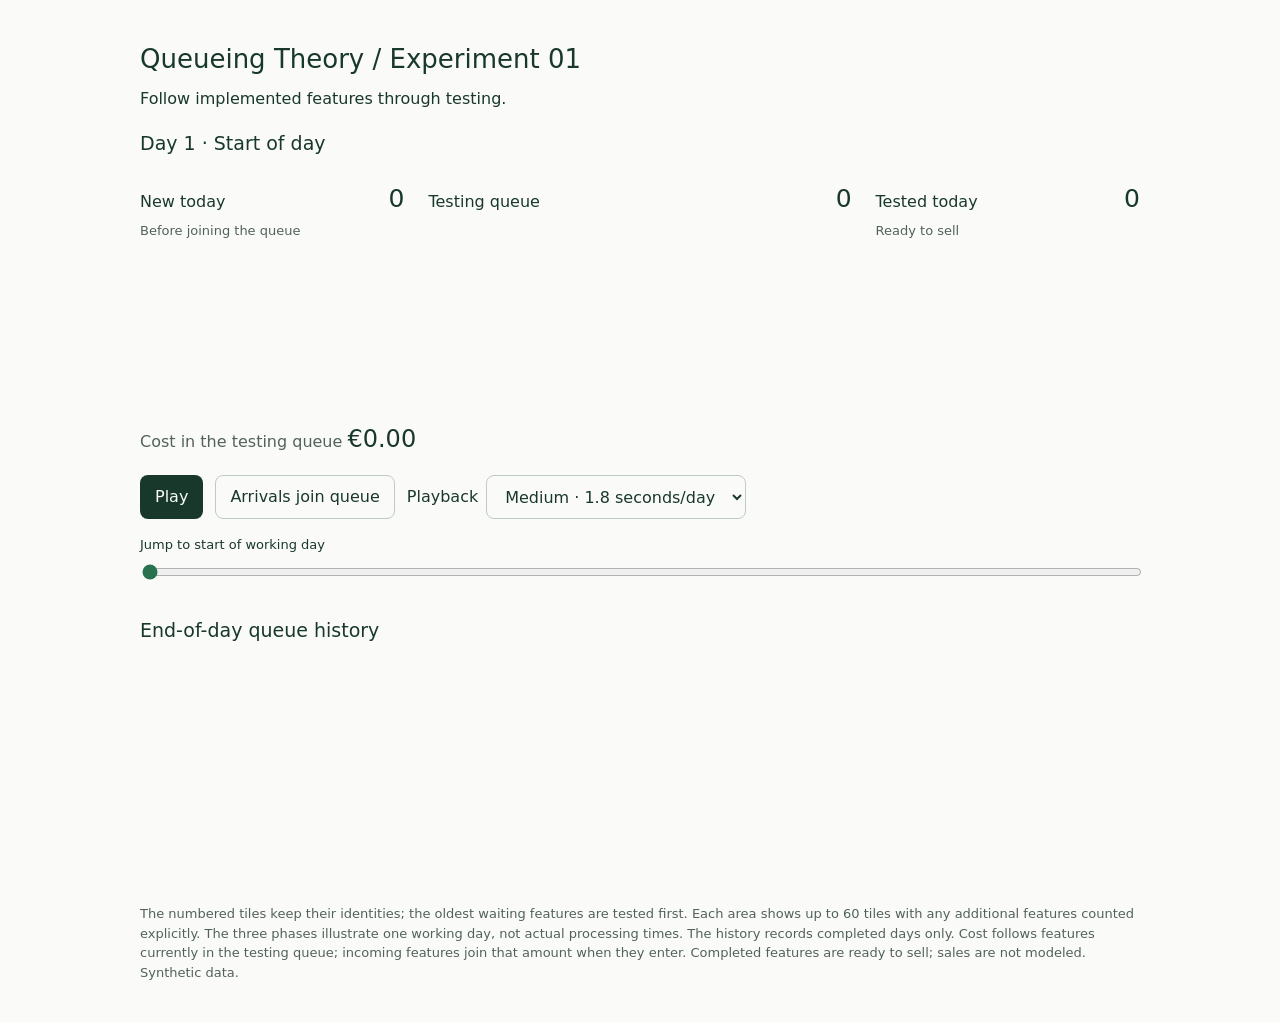
<file: templates/01_live_queue.html>
<!doctype html>
<html lang="en">
<head>
  <meta charset="utf-8">
  <meta name="viewport" content="width=device-width, initial-scale=1">
  <title>Queueing Theory · Features through testing</title>
  <style>
    :root { color-scheme:light dark; --background:light-dark(#fafbf8,#141b17); --foreground:light-dark(#19382c,#e7eee9); --muted:light-dark(#526259,#a8b9ae); --border:light-dark(#becbc0,#43564a); --queue:light-dark(#28724f,#72c99b); --incoming:light-dark(#546fb6,#91aaf1); --tested:light-dark(#986d2e,#d5b47c); }
    * { box-sizing:border-box; }
    body { margin:0; padding:clamp(16px,4vw,40px); background:var(--background); color:var(--foreground); font:400 16px/1.5 system-ui,sans-serif; }
    main { max-width:1000px; margin:auto; }
    h1 { font-size:26px; font-weight:500; margin:0 0 8px; }
    h2 { font-size:19px; font-weight:500; margin:0; }
    p { margin:8px 0 18px; }
    .small { font-size:13px; }
    .muted { color:var(--muted); }
    .numbers { font-variant-numeric:tabular-nums; }
    .top, .row { display:flex; flex-wrap:wrap; align-items:center; justify-content:space-between; gap:12px; }
    .top { margin-top:18px; }
    .flow { display:grid; grid-template-columns:minmax(0,1fr) minmax(0,1.6fr) minmax(0,1fr); gap:24px; margin:22px 0 16px; }
    .stage { min-width:0; }
    .stage-heading { display:flex; justify-content:space-between; align-items:baseline; flex-wrap:wrap; gap:8px; font-weight:500; }
    .stage-count { font-size:25px; }
    .stage-note { color:var(--muted); margin-top:4px; min-height:40px; }
    .tiles { display:flex; align-content:flex-start; flex-wrap:wrap; gap:5px; min-height:132px; margin-top:12px; }
    .tile { display:flex; align-items:center; justify-content:center; width:var(--tile-width); height:28px; flex:0 0 var(--tile-width); font-size:12px; color:var(--foreground); background:color-mix(in srgb,var(--queue) 22%,transparent); }
    .empty, .overflow { color:var(--muted); font-size:13px; }
    [data-stage="incoming"] .tile { background:color-mix(in srgb,var(--incoming) 22%,transparent); }
    [data-stage="outgoing"] .tile { background:color-mix(in srgb,var(--tested) 22%,transparent); }
    .money { font-size:24px; font-weight:500; }
    .money-row { margin:12px 0 18px; }
    .controls { display:flex; flex-wrap:wrap; align-items:center; gap:12px; margin:16px 0; }
    button, select { font:inherit; min-height:44px; padding:8px 14px; border:1px solid var(--border); border-radius:8px; color:var(--foreground); background:var(--background); }
    button { cursor:pointer; }
    button.primary { color:var(--background); background:var(--foreground); border-color:transparent; }
    button:disabled { opacity:.5; cursor:default; }
    label { display:flex; flex-wrap:wrap; align-items:center; gap:8px; }
    input[type=range] { width:100%; min-height:30px; accent-color:var(--queue); }
    .history { margin-top:22px; }
    .history svg { display:block; width:100%; height:236px; }
    .history text { font:400 12px system-ui,sans-serif; fill:var(--foreground); }
    .history .grid { stroke:var(--border); stroke-width:.6; }
    .history .frame { fill:none; stroke:var(--border); stroke-width:1; }
    .history .line { fill:none; stroke:var(--queue); stroke-width:2; stroke-linejoin:round; }
    .history .area { fill:var(--queue); opacity:.13; }
    .history .point { fill:var(--queue); }
    footer { margin-top:24px; color:var(--muted); font-size:13px; }
    .sr-only { position:absolute; width:1px; height:1px; padding:0; margin:-1px; overflow:hidden; clip:rect(0,0,0,0); white-space:nowrap; border:0; }
    @media (max-width:580px) {
      .flow { grid-template-columns:minmax(0,1fr); gap:18px; }
      .stage-note { min-height:0; }
      .tiles { min-height:34px; }
      .stage-count { font-size:20px; }
    }
  </style>
</head>
<body>
<main id="feature-flow-player">
  <h1>Queueing Theory / Experiment 01</h1>
  <p>Follow implemented features through testing.</p>
  <div class="small muted" data-role="assumptions"></div>
  <div class="top">
    <h2 class="numbers" data-role="position">Day 1 · Start of day</h2>
    <span class="small muted" data-role="capacity"></span>
  </div>
  <div class="flow">
    <section class="stage" data-stage="incoming" aria-label="Today's incoming features">
      <div class="stage-heading"><span>New today</span><span class="stage-count numbers" data-role="incoming-count">0</span></div>
      <div class="stage-note small" data-role="incoming-note">Before joining the queue</div>
      <div class="tiles" data-role="incoming" role="img"></div>
      <div class="overflow" data-role="incoming-overflow" hidden></div>
    </section>
    <section class="stage" data-stage="waiting" aria-label="Features in the testing queue">
      <div class="stage-heading"><span>Testing queue</span><span class="stage-count numbers" data-role="waiting-count">0</span></div>
      <div class="stage-note small" data-role="waiting-note"></div>
      <div class="tiles" data-role="waiting" role="img"></div>
      <div class="overflow" data-role="waiting-overflow" hidden></div>
    </section>
    <section class="stage" data-stage="outgoing" aria-label="Features that completed testing today">
      <div class="stage-heading"><span>Tested today</span><span class="stage-count numbers" data-role="outgoing-count">0</span></div>
      <div class="stage-note small" data-role="outgoing-note">Ready to sell</div>
      <div class="tiles" data-role="outgoing" role="img"></div>
      <div class="overflow" data-role="outgoing-overflow" hidden></div>
    </section>
  </div>
  <div class="row money-row">
    <span><span class="muted">Cost in the testing queue</span> <span class="money numbers" data-role="money">€0.00</span></span>
    <span class="small muted" data-role="cost-label"></span>
  </div>
  <div class="controls">
    <button type="button" class="primary" data-role="play">Play</button>
    <button type="button" data-role="step">Arrivals join queue</button>
    <label>Playback
      <select data-role="speed">
        <option value="1500">Slow · 4.5 seconds/day</option>
        <option value="600" selected>Medium · 1.8 seconds/day</option>
        <option value="60">Fast · 0.18 seconds/day</option>
      </select>
    </label>
  </div>
  <div class="row small">
    <label for="flow-day">Jump to start of working day</label>
    <span class="numbers" data-role="day-label"></span>
  </div>
  <input id="flow-day" type="range" min="1" max="500" step="1" value="1">
  <div class="history">
    <div class="row"><h2>End-of-day queue history</h2><span class="small numbers" data-role="history-value"></span></div>
    <div data-role="history-chart"><svg role="img" aria-label="End-of-day queue length over completed working days"></svg></div>
  </div>
  <div class="sr-only" data-role="announcement" aria-live="polite"></div>
  <script type="application/json" data-role="model-data">__QUEUE_DATA__</script>
  <script>
  (() => {
    const root = document.getElementById("feature-flow-player");
    const el = role => root.querySelector('[data-role="' + role + '"]');
    const data = JSON.parse(el("model-data").textContent);
    const slider = root.querySelector("#flow-day");
    const chartHost = el("history-chart");
    const svg = chartHost.querySelector("svg");
    const SVG_NS = "http://www.w3.org/2000/svg";
    const nodes = new Map();
    const maxTiles = 60;
    const reducedMotion = window.matchMedia("(prefers-reduced-motion: reduce)");
    const euro = cents => new Intl.NumberFormat("en-IE", {
      style:"currency", currency:data.currency, minimumFractionDigits:2
    }).format(cents / 100);
    const number = value => Number(value).toLocaleString("en-IE");
    const lastDay = data.live_days[data.days - 1];
    const maxId = lastDay.arrival_first + lastDay.arrivals - 1;
    root.style.setProperty("--tile-width", Math.max(28, String(maxId).length * 7 + 10) + "px");
    slider.max = data.days;
    el("capacity").textContent = "Fixed testing capacity: " + number(data.capacity) + " features/day";
    el("cost-label").textContent = "One tile = one feature · " + euro(data.feature_cost_cents) + " each";
    const law = Object.entries(data.arrival_probabilities);
    const lawLabel = law.length <= 7
      ? law.map(([count, chance]) => count + " (" + Number((chance * 100).toFixed(1)) + "%)").join(", ")
      : "every integer from " + (data.capacity - data.variation) + " to " + (data.capacity + data.variation) + ", equally likely";
    el("assumptions").textContent = (data.variation ? (data.arrival_distribution === "uniform" ? "Uniform arrivals: " : "Two-point arrivals: ") : "Regular arrivals: ")
      + lawLabel + " · Seed " + data.seed;
    const phases = ["Start of day", "Arrivals joined the queue", "Testing complete"];
    let step = 0;
    let timer = null;
    const lastStep = data.days * 3 - 1;

    function svgNode(tag, attributes, text) {
      const node = document.createElementNS(SVG_NS, tag);
      for (const [name, value] of Object.entries(attributes)) node.setAttribute(name, value);
      if (text !== undefined) node.textContent = text;
      svg.append(node);
      return node;
    }
    function drawHistory() {
      const completedDays = Math.floor(step / 3) + (step % 3 === 2 ? 1 : 0);
      const width = Math.max(280, chartHost.getBoundingClientRect().width);
      const height = 236;
      const left = 64, right = width - 16, top = 28, bottom = 190;
      const maximum = data.backlog.reduce((largest, q) => Math.max(largest, q), 0);
      const rawTick = Math.max(1, maximum * 1.08 / 4);
      const magnitude = 10 ** Math.floor(Math.log10(rawTick));
      const multiplier = [1, 2, 5, 10].find(value => value * magnitude >= rawTick);
      const tick = Math.max(1, multiplier * magnitude);
      const yMax = tick * Math.max(1, Math.ceil(maximum * 1.08 / tick));
      const x = day => left + 4 + (right - left - 8) * day / data.days;
      const y = q => bottom - 4 - (bottom - top - 8) * q / yMax;
      svg.replaceChildren();
      svg.setAttribute("viewBox", "0 0 " + width + " " + height);
      svgNode("title", {}, "Queue after testing on each completed working day");
      svgNode("desc", {}, "Shown through day " + completedDays + ": " + data.backlog[completedDays] + " waiting features. Later days are hidden.");
      svgNode("rect", {x:left, y:top, width:right-left, height:bottom-top, class:"frame"});
      for (let value = 0; value <= yMax; value += tick) {
        svgNode("line", {x1:left, x2:right, y1:y(value), y2:y(value), class:"grid"});
        svgNode("text", {x:left-9, y:y(value)+4, "text-anchor":"end"}, number(value));
      }
      const days = [...new Set([0, Math.round(data.days / 3), Math.round(2 * data.days / 3), data.days])];
      for (const day of days) {
        svgNode("text", {x:x(day), y:bottom+20, "text-anchor":day === 0 ? "start" : day === data.days ? "end" : "middle"}, number(day));
      }
      svgNode("text", {x:left, y:16, class:"axis-title", "data-axis":"y"}, "Queue (features)");
      svgNode("text", {x:(left+right)/2, y:height-4, "text-anchor":"middle", class:"axis-title", "data-axis":"x"}, "Working days");
      let path = "M " + x(0) + " " + y(data.backlog[0]);
      for (let day = 1; day <= completedDays; day++) path += " H " + x(day) + " V " + y(data.backlog[day]);
      svgNode("path", {d:path + " L " + x(completedDays) + " " + y(0) + " L " + x(0) + " " + y(0) + " Z", class:"area"});
      svgNode("path", {d:path, class:"line"});
      svgNode("circle", {cx:x(completedDays), cy:y(data.backlog[completedDays]), r:3, class:"point"});
      el("history-value").textContent = "Day " + completedDays + " · " + number(data.backlog[completedDays]) + " waiting";
    }

    function render(animate = false) {
      const dayIndex = Math.floor(step / 3);
      const phase = step % 3;
      const day = data.live_days[dayIndex];
      const oldPositions = new Map();
      for (const [id, node] of nodes) {
        if (node.isConnected) oldPositions.set(id, node.getBoundingClientRect());
        if (node.getAnimations) node.getAnimations().forEach(animation => animation.cancel());
      }
      // Python supplies all counts, costs and FIFO ranges for these phases.
      const groups = {
        incoming: {first:day.arrival_first, count:phase === 0 ? day.arrivals : 0},
        waiting: {first:day.queue_first[phase], count:day.queue_counts[phase]},
        outgoing: {first:day.tested_first, count:phase === 2 ? day.tested : 0}
      };
      const visibleIds = new Set();
      for (const role of Object.keys(groups)) el(role).replaceChildren();
      for (const [role, group] of Object.entries(groups)) {
        const area = el(role);
        area.setAttribute("aria-label", group.count + " features " + (role === "incoming" ? "about to join the queue" : role === "waiting" ? "in the testing queue" : "tested today"));
        el(role + "-overflow").hidden = group.count <= maxTiles;
        el(role + "-overflow").textContent = "First " + maxTiles + " shown · " + number(Math.max(0, group.count - maxTiles)) + " more features";
        if (group.count === 0) {
          const empty = document.createElement("span");
          empty.className = "empty";
          empty.textContent = role === "incoming" ? (day.arrivals === 0 ? "No new features today" : "Joined the queue") : role === "waiting" ? "Queue empty" : phase === 2 ? "None today" : "None yet";
          area.append(empty);
        }
        for (let offset = 0; offset < Math.min(group.count, maxTiles); offset++) {
          const id = group.first + offset;
          visibleIds.add(id);
          if (!nodes.has(id)) {
            const node = document.createElement("span");
            node.className = "tile numbers";
            node.textContent = id;
            node.setAttribute("aria-hidden", "true");
            nodes.set(id, node);
          }
          area.append(nodes.get(id));
        }
      }
      el("position").textContent = "Day " + (dayIndex + 1) + " / " + data.days + " · " + phases[phase];
      el("incoming-count").textContent = number(day.arrivals);
      el("incoming-note").textContent = phase === 0 ? "Before joining the queue" : "Arrivals this day: " + number(day.arrivals);
      el("waiting-count").textContent = number(groups.waiting.count);
      el("waiting-note").textContent = phase === 1 ? "Carried " + number(day.queue_counts[0]) + " · New " + number(day.arrivals) : phase === 2 ? "Carried into tomorrow" : "Carried from yesterday: " + number(day.queue_counts[0]);
      el("outgoing-count").textContent = number(groups.outgoing.count);
      el("outgoing-note").textContent = phase === 2 ? "Ready to sell · " + number(data.capacity - day.tested) + " unused testing slots" : "Ready to sell";
      el("money").textContent = euro(day.queue_cost_cents[phase]);
      el("day-label").textContent = (dayIndex + 1) + " / " + data.days;
      slider.value = dayIndex + 1;
      el("step").disabled = step === lastStep;
      el("step").textContent = phase === 0 ? "Arrivals join queue" : phase === 1 ? "Complete testing" : "Next day";
      if (timer === null) el("play").textContent = step === lastStep ? "Replay" : "Play";
      if (animate && !reducedMotion.matches) {
        const duration = Math.min(500, Number(el("speed").value) * 0.8);
        for (const id of visibleIds) {
          const node = nodes.get(id);
          const before = oldPositions.get(id);
          if (!before || !node.animate) continue;
          const after = node.getBoundingClientRect();
          const dx = before.left - after.left, dy = before.top - after.top;
          if (dx || dy) node.animate([{transform:"translate(" + dx + "px," + dy + "px)"}, {transform:"translate(0,0)"}], {duration, easing:"ease-in-out"});
        }
      }
      for (const id of nodes.keys()) if (!visibleIds.has(id)) nodes.delete(id);
      drawHistory();
    }
    function announce() {
      el("announcement").textContent = el("position").textContent + ". " + el("incoming-count").textContent
        + " new features today. " + el("waiting-count").textContent + " in the queue. "
        + el("outgoing-count").textContent + " tested today. " + el("money").textContent + " in the testing queue.";
    }
    function pause(speak = true) {
      if (timer !== null) window.clearInterval(timer);
      timer = null;
      el("play").textContent = step === lastStep ? "Replay" : "Play";
      if (speak) announce();
    }
    function advance() {
      step = Math.min(lastStep, step + 1);
      render(true);
      if (step === lastStep) pause();
    }
    function start() {
      if (step === lastStep) { step = 0; render(); }
      timer = window.setInterval(advance, Number(el("speed").value));
      el("play").textContent = "Pause";
    }
    el("step").addEventListener("click", () => { pause(false); advance(); announce(); });
    el("play").addEventListener("click", () => timer === null ? start() : pause());
    el("speed").addEventListener("change", () => { if (timer !== null) { pause(false); start(); } });
    slider.addEventListener("input", () => { pause(false); step = (Number(slider.value) - 1) * 3; render(); announce(); });
    document.addEventListener("visibilitychange", () => { if (document.hidden) pause(false); });
    new ResizeObserver(drawHistory).observe(chartHost);
    render();
  })();
  </script>
  <footer>The numbered tiles keep their identities; the oldest waiting features are tested first. Each area shows up to 60 tiles with any additional features counted explicitly. The three phases illustrate one working day, not actual processing times. The history records completed days only. Cost follows features currently in the testing queue; incoming features join that amount when they enter. Completed features are ready to sell; sales are not modeled. Synthetic data.</footer>
</main>
</body>
</html>
</file>
